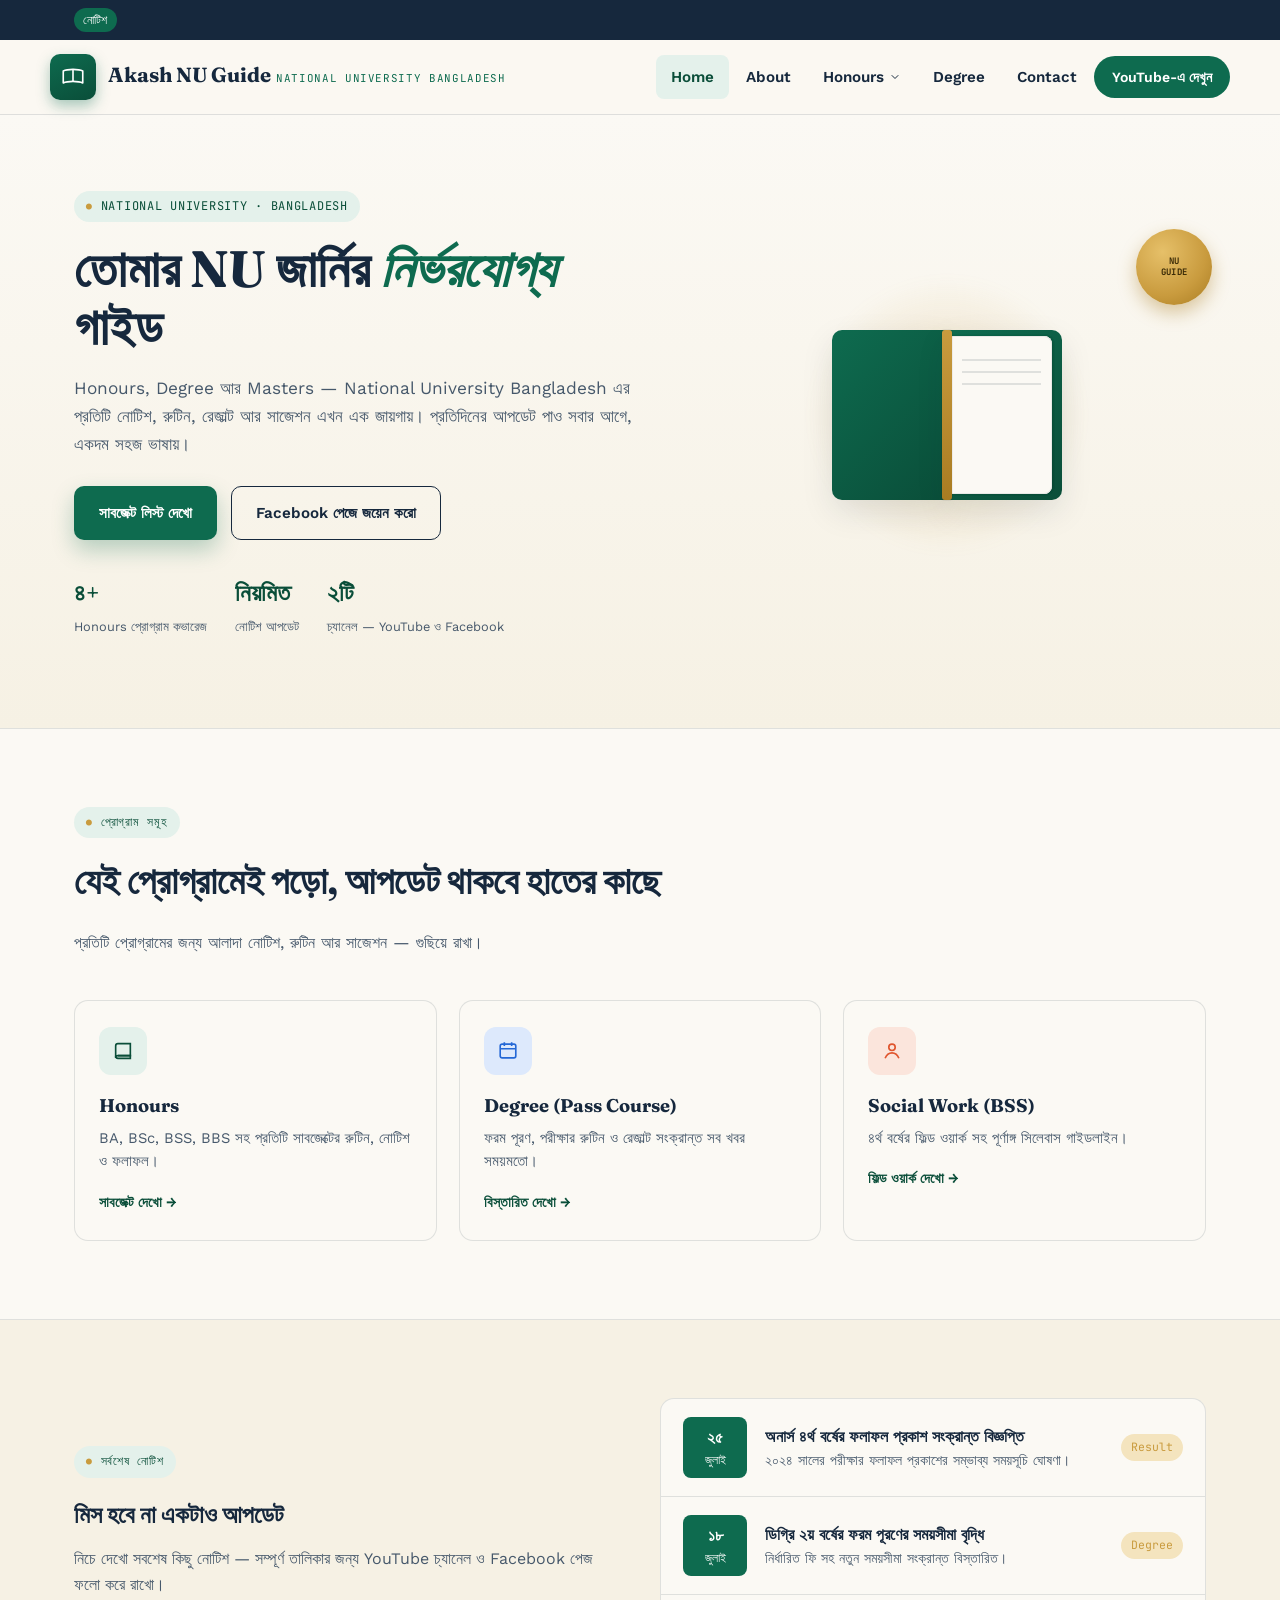
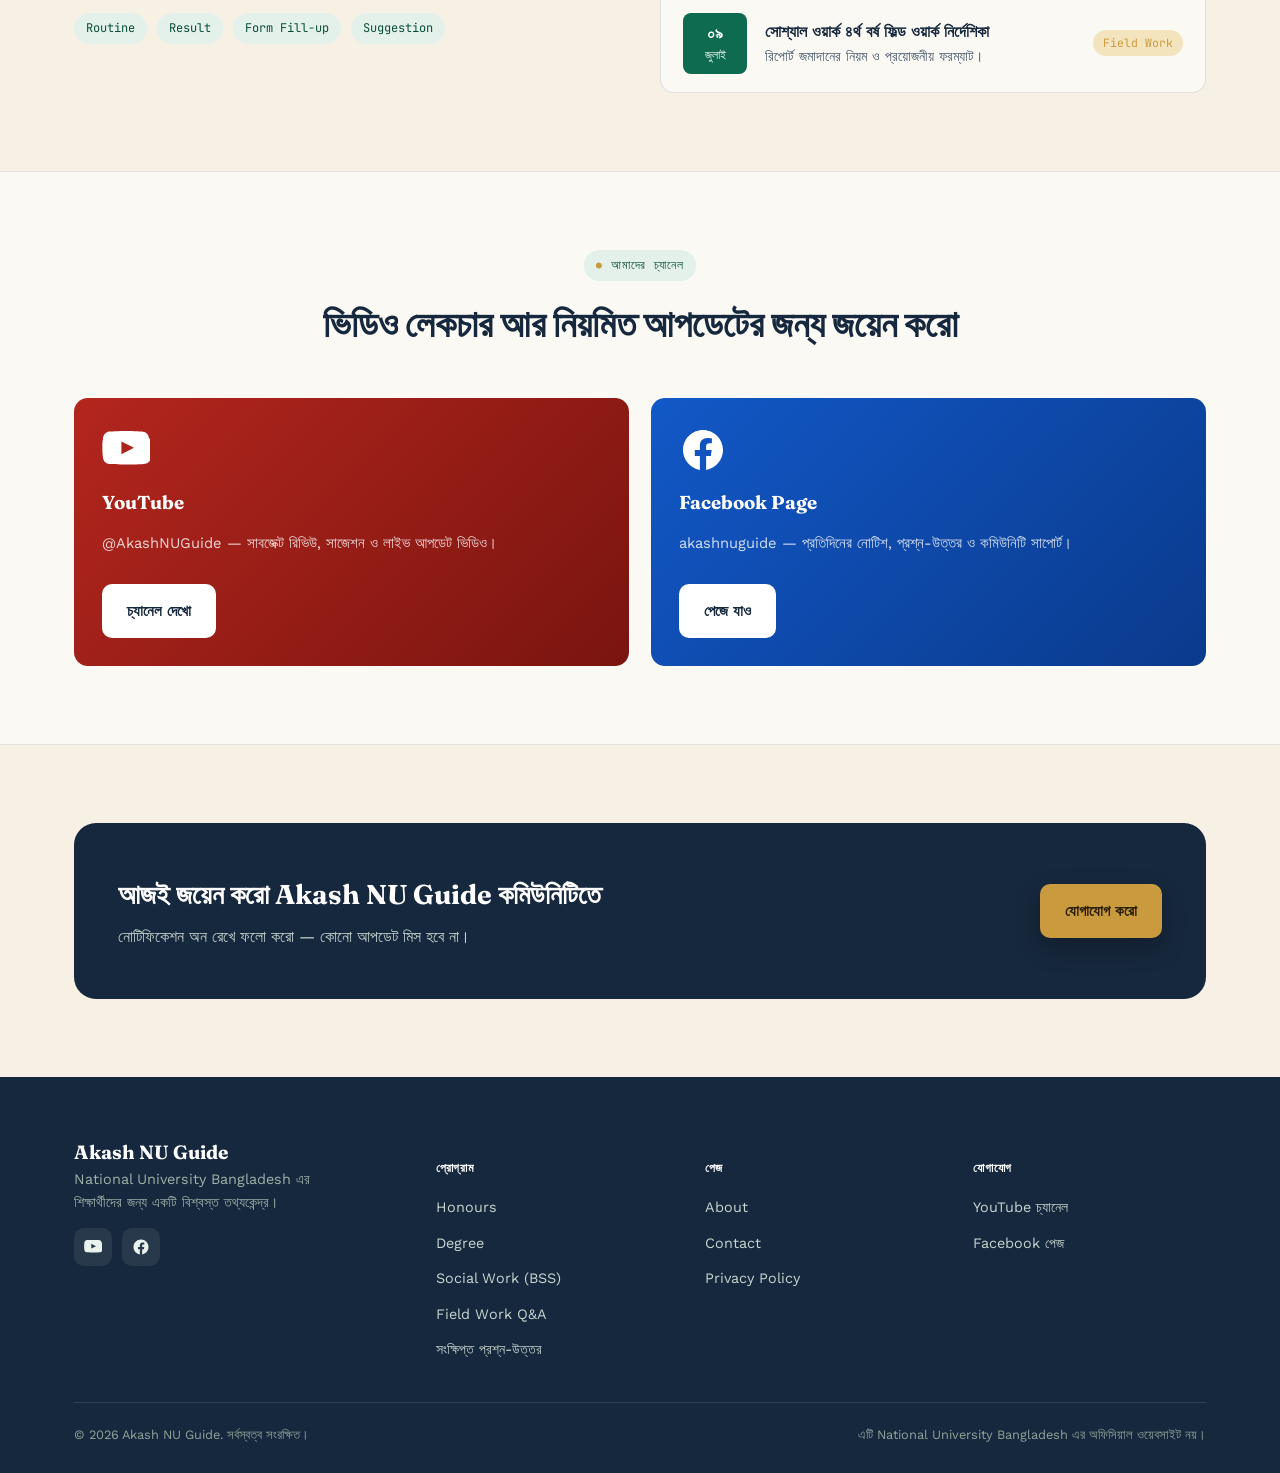
<file: index.html>
<!DOCTYPE html>
<html lang="bn">
<head>
<meta charset="UTF-8">
<meta name="viewport" content="width=device-width, initial-scale=1.0">
<title>Akash NU Guide | National University Bangladesh Notice, Result &amp; Suggestion</title>
<meta name="description" content="Akash NU Guide — National University (NU) Bangladesh এর সকল আপডেট, নোটিশ, রেজাল্ট, রুটিন ও সাজেশন এক জায়গায়। Honours, Degree, Masters প্রোগ্রামের সর্বশেষ তথ্য পান সবার আগে।">
<meta name="keywords" content="NU University, National University Bangladesh, NU Notice, NU Result, NU Suggestion, NU Routine, Honours Result, Degree Result, Akash NU Guide, nu.ac.bd, NU Admission">
<meta name="author" content="Akash NU Guide">
<link rel="canonical" href="https://akashnuguide.vercel.app/">

<meta property="og:type" content="website">
<meta property="og:title" content="Akash NU Guide | National University Bangladesh Notice &amp; Result">
<meta property="og:description" content="National University Bangladesh এর সকল নোটিশ, রেজাল্ট, রুটিন ও সাজেশন — Honours, Degree, Masters।">
<meta property="og:url" content="https://akashnuguide.vercel.app/">
<meta property="og:site_name" content="Akash NU Guide">
<meta name="twitter:card" content="summary_large_image">
<meta name="google-site-verification" content="o9BYUyq0b8jWuIoCFUkPvbLfGzaTTWcTtAo-G6psyyE" />

<link rel="preconnect" href="https://fonts.googleapis.com">
<link rel="stylesheet" href="style.css">
<script type="application/ld+json">
{
  "@context": "https://schema.org",
  "@type": "EducationalOrganization",
  "name": "Akash NU Guide",
  "url": "https://akashnuguide.vercel.app/",
  "sameAs": [
    "https://www.youtube.com/@AkashNUGuide",
    "https://www.facebook.com/akashnuguide"
  ],
  "description": "National University Bangladesh এর Honours, Degree ও Masters প্রোগ্রামের নোটিশ, রেজাল্ট, রুটিন ও সাজেশন সংক্রান্ত শিক্ষামূলক প্ল্যাটফর্ম।"
}
</script>
</head>
<body>

<div class="bg-motes" aria-hidden="true"></div>

<div class="topbar">
  <div class="container">
    <span class="tag">নোটিশ</span>
    <div class="marquee-track">
      <span>সর্বশেষ আপডেট — অনার্স ৪র্থ বর্ষের ফলাফল প্রকাশ সংক্রান্ত বিজ্ঞপ্তি প্রকাশিত হয়েছে · ডিগ্রি ২য় বর্ষের ফরম পূরণের সময়সীমা বৃদ্ধি · সকল আপডেট YouTube ও Facebook পেজে দেখুন</span>
    </div>
  </div>
</div>

<header class="site-header">
  <div class="container nav-row">
    <a href="index.html" class="brand">
      <span class="brand-mark">
        <svg viewBox="0 0 24 24" fill="none"><path d="M3 6.5C3 6.5 6 5 12 5C18 5 21 6.5 21 6.5V17.5C21 17.5 18 16 12 16C6 16 3 17.5 3 17.5V6.5Z" stroke="#fff" stroke-width="1.5" stroke-linejoin="round"/><path d="M12 5V16" stroke="#fff" stroke-width="1.5"/></svg>
      </span>
      <span class="brand-text">
        <span class="name">Akash NU Guide</span>
        <span class="tagline">National University Bangladesh</span>
      </span>
    </a>

    <nav class="main-nav" aria-label="Primary">
      <ul>
        <li><a href="index.html" class="nav-link active">Home</a></li>
        <li><a href="about.html" class="nav-link">About</a></li>
        <li class="has-dropdown">
          <a href="honours.html" class="nav-link">Honours
            <svg class="chev" width="12" height="12" viewBox="0 0 24 24" fill="none"><path d="M6 9l6 6 6-6" stroke="currentColor" stroke-width="2" stroke-linecap="round"/></svg>
          </a>
          <div class="dropdown">
            <a href="honours.html#ba">BA <span class="code">Honours</span></a>
            <a href="honours.html#bsc">BSc <span class="code">Honours</span></a>
            <a href="honours.html#bss">BSS <span class="code">Honours</span></a>
            <a href="honours.html#bbs">BBS <span class="code">Honours</span></a>
            <a href="social-work.html">Social Work (BSS) <span class="code">নতুন</span></a>
            <a href="field-work.html">Field Work Q&amp;A <span class="code">হট</span></a>
            <a href="short-questions.html">সংক্ষিপ্ত প্রশ্ন-উত্তর <span class="code">নতুন</span></a>
            <a href="nusocialworkfieldworkreport.html">মাঠকর্মের খাতা লেখার সম্পূর্ণ নিয়ম <span class="code">নতুন</span></a>
          </div>
        </li>
        <li><a href="degree.html" class="nav-link">Degree</a></li>
        <li><a href="contact.html" class="nav-link">Contact</a></li>
      </ul>
      <a href="https://www.youtube.com/@AkashNUGuide" target="_blank" rel="noopener" class="nav-link nav-cta">YouTube-এ দেখুন</a>
    </nav>
    <button class="nav-toggle" aria-label="মেনু খুলুন" aria-expanded="false"><span></span></button>
  </div>
</header>

<main>
  <section class="hero">
    <div class="container">
      <div class="hero-copy">
        <span class="eyebrow">National University · Bangladesh</span>
        <h1>তোমার NU জার্নির <em>নির্ভরযোগ্য</em> গাইড</h1>
        <p class="lede">Honours, Degree আর Masters — National University Bangladesh এর প্রতিটি নোটিশ, রুটিন, রেজাল্ট আর সাজেশন এখন এক জায়গায়। প্রতিদিনের আপডেট পাও সবার আগে, একদম সহজ ভাষায়।</p>
        <div class="hero-ctas">
          <a href="honours.html" class="btn btn-primary">সাবজেক্ট লিস্ট দেখো</a>
          <a href="https://www.facebook.com/akashnuguide" target="_blank" rel="noopener" class="btn btn-ghost">Facebook পেজে জয়েন করো</a>
        </div>
        <div class="hero-stats">
          <div class="stat"><b>৪+</b><span>Honours প্রোগ্রাম কভারেজ</span></div>
          <div class="stat"><b>নিয়মিত</b><span>নোটিশ আপডেট</span></div>
          <div class="stat"><b>২টি</b><span>চ্যানেল — YouTube ও Facebook</span></div>
        </div>
      </div>

      <div class="book-stage">
        <div class="book-glow" aria-hidden="true"></div>
        <div class="seal" aria-hidden="true"><span>NU<br>GUIDE</span></div>
        <div class="book" aria-hidden="true">
          <div class="cover left"></div>
          <div class="cover right"></div>
          <div class="spine"></div>
          <div class="page"><span style="top:22px"></span><span style="top:34px"></span><span style="top:46px"></span></div>
          <div class="page"><span style="top:22px"></span><span style="top:34px"></span><span style="top:46px"></span></div>
          <div class="page"><span style="top:22px"></span><span style="top:34px"></span><span style="top:46px"></span></div>
        </div>
      </div>
    </div>
  </section>

  <section class="alt-bg">
    <div class="container">
      <div class="section-head">
        <span class="eyebrow">প্রোগ্রাম সমূহ</span>
        <h2>যেই প্রোগ্রামেই পড়ো, আপডেট থাকবে হাতের কাছে</h2>
        <p>প্রতিটি প্রোগ্রামের জন্য আলাদা নোটিশ, রুটিন আর সাজেশন — গুছিয়ে রাখা।</p>
      </div>
      <div class="programme-grid">
        <article class="prog-card">
          <span class="icon">
            <svg width="22" height="22" viewBox="0 0 24 24" fill="none" stroke="currentColor" stroke-width="1.8"><path d="M4 19.5A2.5 2.5 0 0 1 6.5 17H20V4H6.5A2.5 2.5 0 0 0 4 6.5v13Z"/><path d="M6.5 17H20v3H6.5A2.5 2.5 0 0 1 4 17.5"/></svg>
          </span>
          <h3>Honours</h3>
          <p>BA, BSc, BSS, BBS সহ প্রতিটি সাবজেক্টের রুটিন, নোটিশ ও ফলাফল।</p>
          <a href="honours.html" class="link">সাবজেক্ট দেখো →</a>
        </article>
        <article class="prog-card">
          <span class="icon">
            <svg width="22" height="22" viewBox="0 0 24 24" fill="none" stroke="currentColor" stroke-width="1.8"><rect x="3.5" y="4.5" width="17" height="15" rx="2"/><path d="M8 2.5v4M16 2.5v4M3.5 9.5h17"/></svg>
          </span>
          <h3>Degree (Pass Course)</h3>
          <p>ফরম পূরণ, পরীক্ষার রুটিন ও রেজাল্ট সংক্রান্ত সব খবর সময়মতো।</p>
          <a href="degree.html" class="link">বিস্তারিত দেখো →</a>
        </article>
        <article class="prog-card">
          <span class="icon">
            <svg width="22" height="22" viewBox="0 0 24 24" fill="none" stroke="currentColor" stroke-width="1.8"><circle cx="12" cy="8" r="3.5"/><path d="M4.5 20c1.5-4 4-6 7.5-6s6 2 7.5 6"/></svg>
          </span>
          <h3>Social Work (BSS)</h3>
          <p>৪র্থ বর্ষের ফিল্ড ওয়ার্ক সহ পূর্ণাঙ্গ সিলেবাস গাইডলাইন।</p>
          <a href="social-work.html" class="link">ফিল্ড ওয়ার্ক দেখো →</a>
        </article>
      </div>
    </div>
  </section>

  <section>
    <div class="container grid-2">
      <div>
        <span class="eyebrow">সর্বশেষ নোটিশ</span>
        <h2>মিস হবে না একটাও আপডেট</h2>
        <p style="color:var(--slate)">নিচে দেখো সবশেষ কিছু নোটিশ — সম্পূর্ণ তালিকার জন্য YouTube চ্যানেল ও Facebook পেজ ফলো করে রাখো।</p>
        <div class="pill-list">
          <span>Routine</span><span>Result</span><span>Form Fill-up</span><span>Suggestion</span>
        </div>
      </div>
      <div class="notice-list">
        <div class="notice-item">
          <div class="date"><b>২৫</b>জুলাই</div>
          <div>
            <div class="title">অনার্স ৪র্থ বর্ষের ফলাফল প্রকাশ সংক্রান্ত বিজ্ঞপ্তি</div>
            <div class="desc">২০২৪ সালের পরীক্ষার ফলাফল প্রকাশের সম্ভাব্য সময়সূচি ঘোষণা।</div>
          </div>
          <span class="tag">Result</span>
        </div>
        <div class="notice-item">
          <div class="date"><b>১৮</b>জুলাই</div>
          <div>
            <div class="title">ডিগ্রি ২য় বর্ষের ফরম পূরণের সময়সীমা বৃদ্ধি</div>
            <div class="desc">নির্ধারিত ফি সহ নতুন সময়সীমা সংক্রান্ত বিস্তারিত।</div>
          </div>
          <span class="tag">Degree</span>
        </div>
        <div class="notice-item">
          <div class="date"><b>০৯</b>জুলাই</div>
          <div>
            <div class="title">সোশ্যাল ওয়ার্ক ৪র্থ বর্ষ ফিল্ড ওয়ার্ক নির্দেশিকা</div>
            <div class="desc">রিপোর্ট জমাদানের নিয়ম ও প্রয়োজনীয় ফরম্যাট।</div>
          </div>
          <span class="tag">Field Work</span>
        </div>
      </div>
    </div>
  </section>

  <section class="alt-bg">
    <div class="container">
      <div class="section-head text-center" style="margin-left:auto;margin-right:auto;text-align:center">
        <span class="eyebrow">আমাদের চ্যানেল</span>
        <h2>ভিডিও লেকচার আর নিয়মিত আপডেটের জন্য জয়েন করো</h2>
      </div>
      <div class="channel-grid">
        <a href="https://www.youtube.com/@AkashNUGuide" target="_blank" rel="noopener" class="channel-card yt">
          <svg class="ch-icon" viewBox="0 0 24 24" fill="#fff"><path d="M23.5 6.2s-.2-1.6-1-2.3c-1-1-2-1-2.5-1.1C16.6 2.5 12 2.5 12 2.5h0s-4.6 0-8 .3c-.5 0-1.5.1-2.5 1.1-.8.7-1 2.3-1 2.3S.2 8.1.2 10v1.9c0 1.9.3 3.8.3 3.8s.2 1.6 1 2.3c1 1 2.2.9 2.8 1 2 .2 8.7.3 8.7.3s4.6 0 8-.3c.5-.1 1.5-.1 2.5-1.1.8-.7 1-2.3 1-2.3s.3-1.9.3-3.8V10c0-1.9-.3-3.8-.3-3.8ZM9.7 14.1V7.7l6.3 3.2-6.3 3.2Z"/></svg>
          <h3>YouTube</h3>
          <p>@AkashNUGuide — সাবজেক্ট রিভিউ, সাজেশন ও লাইভ আপডেট ভিডিও।</p>
          <span class="btn">চ্যানেল দেখো</span>
        </a>
        <a href="https://www.facebook.com/akashnuguide" target="_blank" rel="noopener" class="channel-card fb">
          <svg class="ch-icon" viewBox="0 0 24 24" fill="#fff"><path d="M22 12.06C22 6.5 17.5 2 12 2S2 6.5 2 12.06c0 5 3.66 9.16 8.44 9.94v-7.03H7.9v-2.91h2.54V9.85c0-2.5 1.49-3.89 3.77-3.89 1.09 0 2.24.2 2.24.2v2.46h-1.26c-1.24 0-1.63.77-1.63 1.56v1.88h2.78l-.44 2.91h-2.34V22c4.78-.78 8.44-4.94 8.44-9.94Z"/></svg>
          <h3>Facebook Page</h3>
          <p>akashnuguide — প্রতিদিনের নোটিশ, প্রশ্ন-উত্তর ও কমিউনিটি সাপোর্ট।</p>
          <span class="btn">পেজে যাও</span>
        </a>
      </div>
    </div>
  </section>

  <section>
    <div class="container">
      <div class="cta-band">
        <div>
          <h2>আজই জয়েন করো Akash NU Guide কমিউনিটিতে</h2>
          <p>নোটিফিকেশন অন রেখে ফলো করো — কোনো আপডেট মিস হবে না।</p>
        </div>
        <a href="contact.html" class="btn btn-gold">যোগাযোগ করো</a>
      </div>
    </div>
  </section>
</main>

<footer class="site-footer">
  <div class="container">
    <div class="footer-grid">
      <div class="footer-brand">
        <span class="name" style="color:#fff;font-family:var(--font-display);font-size:1.2rem;font-weight:700">Akash NU Guide</span>
        <p>National University Bangladesh এর শিক্ষার্থীদের জন্য একটি বিশ্বস্ত তথ্যকেন্দ্র।</p>
        <div class="footer-social">
          <a href="https://www.youtube.com/@AkashNUGuide" target="_blank" rel="noopener" aria-label="YouTube"><svg width="18" height="18" viewBox="0 0 24 24" fill="#EAF2ED"><path d="M23.5 6.2s-.2-1.6-1-2.3c-1-1-2-1-2.5-1.1C16.6 2.5 12 2.5 12 2.5h0s-4.6 0-8 .3c-.5 0-1.5.1-2.5 1.1-.8.7-1 2.3-1 2.3S.2 8.1.2 10v1.9c0 1.9.3 3.8.3 3.8s.2 1.6 1 2.3c1 1 2.2.9 2.8 1 2 .2 8.7.3 8.7.3s4.6 0 8-.3c.5-.1 1.5-.1 2.5-1.1.8-.7 1-2.3 1-2.3s.3-1.9.3-3.8V10c0-1.9-.3-3.8-.3-3.8ZM9.7 14.1V7.7l6.3 3.2-6.3 3.2Z"/></svg></a>
          <a href="https://www.facebook.com/akashnuguide" target="_blank" rel="noopener" aria-label="Facebook"><svg width="18" height="18" viewBox="0 0 24 24" fill="#EAF2ED"><path d="M22 12.06C22 6.5 17.5 2 12 2S2 6.5 2 12.06c0 5 3.66 9.16 8.44 9.94v-7.03H7.9v-2.91h2.54V9.85c0-2.5 1.49-3.89 3.77-3.89 1.09 0 2.24.2 2.24.2v2.46h-1.26c-1.24 0-1.63.77-1.63 1.56v1.88h2.78l-.44 2.91h-2.34V22c4.78-.78 8.44-4.94 8.44-9.94Z"/></svg></a>
        </div>
      </div>
      <div>
        <h5>প্রোগ্রাম</h5>
        <ul>
          <li><a href="honours.html">Honours</a></li>
          <li><a href="degree.html">Degree</a></li>
          <li><a href="social-work.html">Social Work (BSS)</a></li>
          <li><a href="field-work.html">Field Work Q&amp;A</a></li>
          <li><a href="short-questions.html">সংক্ষিপ্ত প্রশ্ন-উত্তর</a></li>
        </ul>
      </div>
      <div>
        <h5>পেজ</h5>
        <ul>
          <li><a href="about.html">About</a></li>
          <li><a href="contact.html">Contact</a></li>
          <li><a href="privacy.html">Privacy Policy</a></li>
        </ul>
      </div>
      <div>
        <h5>যোগাযোগ</h5>
        <ul>
          <li><a href="https://www.youtube.com/@AkashNUGuide" target="_blank" rel="noopener">YouTube চ্যানেল</a></li>
          <li><a href="https://www.facebook.com/akashnuguide" target="_blank" rel="noopener">Facebook পেজ</a></li>
        </ul>
      </div>
    </div>
    <div class="footer-bottom">
      <span>© 2026 Akash NU Guide. সর্বস্বত্ব সংরক্ষিত।</span>
      <span>এটি National University Bangladesh এর অফিসিয়াল ওয়েবসাইট নয়।</span>
    </div>
  </div>
</footer>

<script src="script.js"></script>
</body>
</html>
</file>
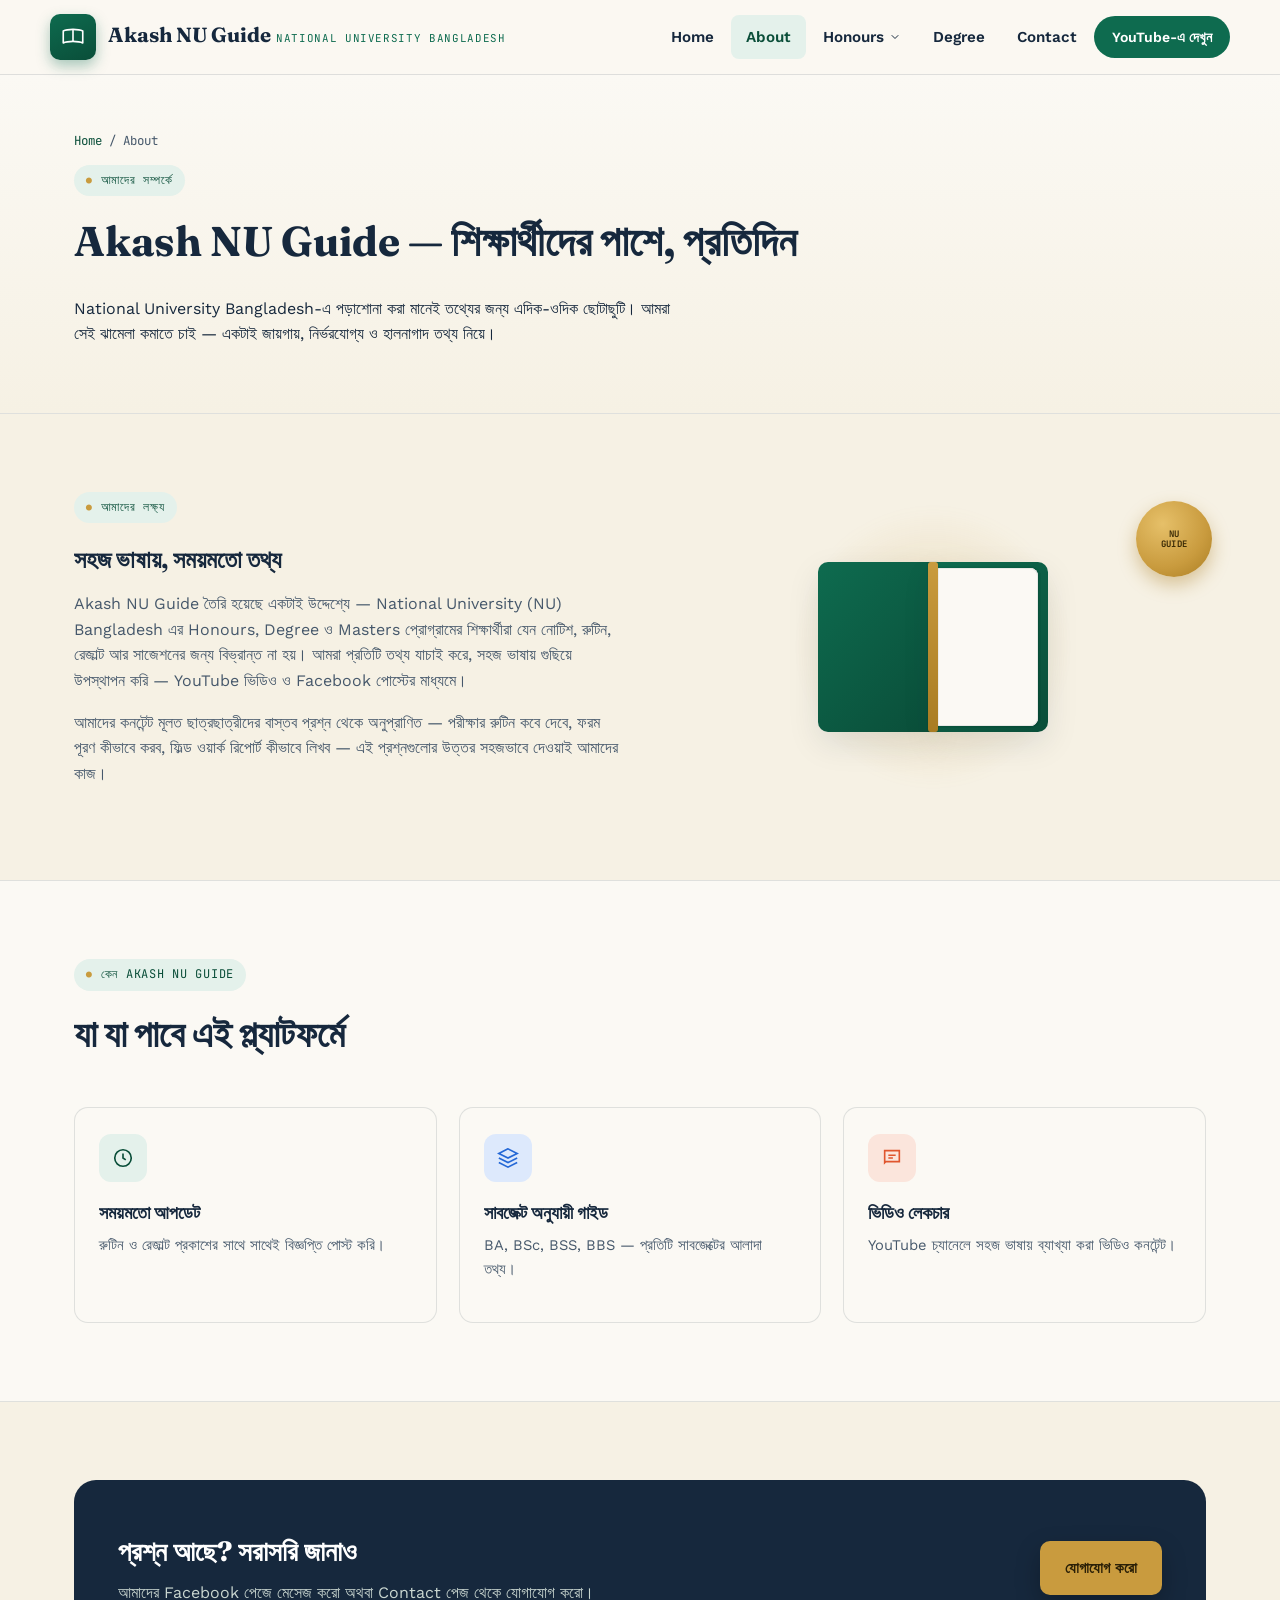
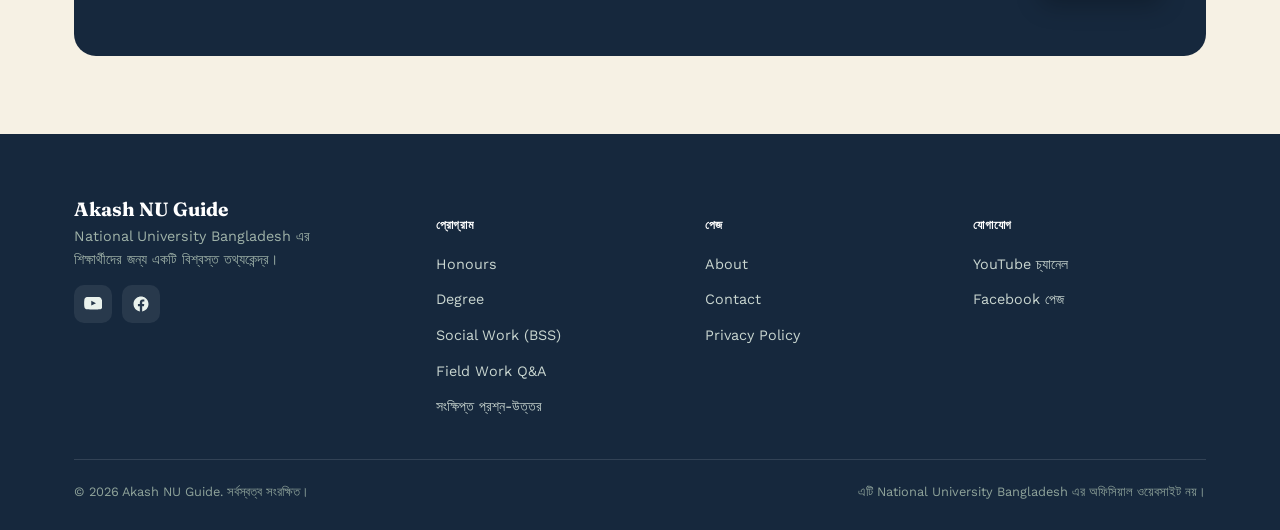
<file: about.html>
<!DOCTYPE html>
<html lang="bn">
<head>
<meta charset="UTF-8">
<meta name="viewport" content="width=device-width, initial-scale=1.0">
<title>About Us | Akash NU Guide — National University Bangladesh</title>
<meta name="description" content="Akash NU Guide সম্পর্কে জানুন — National University Bangladesh এর শিক্ষার্থীদের জন্য নোটিশ, রেজাল্ট ও সাজেশন সেবা কেন ও কীভাবে শুরু হলো।">
<meta name="keywords" content="Akash NU Guide, NU University, About NU Guide, National University Bangladesh">
<link rel="canonical" href="https://akashnuguide.vercel.app/about.html">
<link rel="stylesheet" href="style.css">
</head>
<body>
<div class="bg-motes" aria-hidden="true"></div>

<header class="site-header">
  <div class="container nav-row">
    <a href="index.html" class="brand">
      <span class="brand-mark">
        <svg viewBox="0 0 24 24" fill="none"><path d="M3 6.5C3 6.5 6 5 12 5C18 5 21 6.5 21 6.5V17.5C21 17.5 18 16 12 16C6 16 3 17.5 3 17.5V6.5Z" stroke="#fff" stroke-width="1.5" stroke-linejoin="round"/><path d="M12 5V16" stroke="#fff" stroke-width="1.5"/></svg>
      </span>
      <span class="brand-text">
        <span class="name">Akash NU Guide</span>
        <span class="tagline">National University Bangladesh</span>
      </span>
    </a>
    <nav class="main-nav" aria-label="Primary">
      <ul>
        <li><a href="index.html" class="nav-link">Home</a></li>
        <li><a href="about.html" class="nav-link active">About</a></li>
        <li class="has-dropdown">
          <a href="honours.html" class="nav-link">Honours
            <svg class="chev" width="12" height="12" viewBox="0 0 24 24" fill="none"><path d="M6 9l6 6 6-6" stroke="currentColor" stroke-width="2" stroke-linecap="round"/></svg>
          </a>
          <div class="dropdown">
            <a href="honours.html#ba">BA <span class="code">Honours</span></a>
            <a href="honours.html#bsc">BSc <span class="code">Honours</span></a>
            <a href="honours.html#bss">BSS <span class="code">Honours</span></a>
            <a href="honours.html#bbs">BBS <span class="code">Honours</span></a>
            <a href="social-work.html">Social Work (BSS) <span class="code">নতুন</span></a>
            <a href="field-work.html">Field Work Q&amp;A <span class="code">হট</span></a>
            <a href="short-questions.html">সংক্ষিপ্ত প্রশ্ন-উত্তর <span class="code">নতুন</span></a>
            <a href=nusocialworkfieldworkreport.html">মাঠকর্মের খাতা লেখার সম্পূর্ণ নিয়ম <span class="code">নতুন</span></a>
          </div>
        </li>
        <li><a href="degree.html" class="nav-link">Degree</a></li>
        <li><a href="contact.html" class="nav-link">Contact</a></li>
      </ul>
      <a href="https://www.youtube.com/@AkashNUGuide" target="_blank" rel="noopener" class="nav-link nav-cta">YouTube-এ দেখুন</a>
    </nav>
    <button class="nav-toggle" aria-label="মেনু খুলুন" aria-expanded="false"><span></span></button>
  </div>
</header>

<main>
  <section class="page-hero">
    <div class="container">
      <div class="breadcrumb"><a href="index.html">Home</a> / About</div>
      <span class="eyebrow">আমাদের সম্পর্কে</span>
      <h1>Akash NU Guide — শিক্ষার্থীদের পাশে, প্রতিদিন</h1>
      <p class="lede" style="max-width:62ch">National University Bangladesh-এ পড়াশোনা করা মানেই তথ্যের জন্য এদিক-ওদিক ছোটাছুটি। আমরা সেই ঝামেলা কমাতে চাই — একটাই জায়গায়, নির্ভরযোগ্য ও হালনাগাদ তথ্য নিয়ে।</p>
    </div>
  </section>

  <section>
    <div class="container grid-2">
      <div>
        <span class="eyebrow">আমাদের লক্ষ্য</span>
        <h2>সহজ ভাষায়, সময়মতো তথ্য</h2>
        <p style="color:var(--slate)">Akash NU Guide তৈরি হয়েছে একটাই উদ্দেশ্যে — National University (NU) Bangladesh এর Honours, Degree ও Masters প্রোগ্রামের শিক্ষার্থীরা যেন নোটিশ, রুটিন, রেজাল্ট আর সাজেশনের জন্য বিভ্রান্ত না হয়। আমরা প্রতিটি তথ্য যাচাই করে, সহজ ভাষায় গুছিয়ে উপস্থাপন করি — YouTube ভিডিও ও Facebook পোস্টের মাধ্যমে।</p>
        <p style="color:var(--slate)">আমাদের কনটেন্ট মূলত ছাত্রছাত্রীদের বাস্তব প্রশ্ন থেকে অনুপ্রাণিত — পরীক্ষার রুটিন কবে দেবে, ফরম পূরণ কীভাবে করব, ফিল্ড ওয়ার্ক রিপোর্ট কীভাবে লিখব — এই প্রশ্নগুলোর উত্তর সহজভাবে দেওয়াই আমাদের কাজ।</p>
      </div>
      <div class="book-stage" style="height:280px">
        <div class="book-glow" aria-hidden="true"></div>
        <div class="seal" aria-hidden="true"><span>NU<br>GUIDE</span></div>
        <div class="book" aria-hidden="true">
          <div class="cover left"></div>
          <div class="cover right"></div>
          <div class="spine"></div>
          <div class="page"></div>
          <div class="page"></div>
          <div class="page"></div>
        </div>
      </div>
    </div>
  </section>

  <section class="alt-bg">
    <div class="container">
      <div class="section-head">
        <span class="eyebrow">কেন Akash NU Guide</span>
        <h2>যা যা পাবে এই প্ল্যাটফর্মে</h2>
      </div>
      <div class="programme-grid">
        <article class="prog-card">
          <span class="icon"><svg width="22" height="22" viewBox="0 0 24 24" fill="none" stroke="currentColor" stroke-width="1.8"><circle cx="12" cy="12" r="9"/><path d="M12 7v5l3 2"/></svg></span>
          <h3>সময়মতো আপডেট</h3>
          <p>রুটিন ও রেজাল্ট প্রকাশের সাথে সাথেই বিজ্ঞপ্তি পোস্ট করি।</p>
        </article>
        <article class="prog-card">
          <span class="icon"><svg width="22" height="22" viewBox="0 0 24 24" fill="none" stroke="currentColor" stroke-width="1.8"><path d="M12 2 2 7l10 5 10-5-10-5Z"/><path d="M2 17l10 5 10-5M2 12l10 5 10-5"/></svg></span>
          <h3>সাবজেক্ট অনুযায়ী গাইড</h3>
          <p>BA, BSc, BSS, BBS — প্রতিটি সাবজেক্টের আলাদা তথ্য।</p>
        </article>
        <article class="prog-card">
          <span class="icon"><svg width="22" height="22" viewBox="0 0 24 24" fill="none" stroke="currentColor" stroke-width="1.8"><path d="M4 4h16v12H5.2L4 17.2V4Z"/><path d="M8 9h8M8 12h5"/></svg></span>
          <h3>ভিডিও লেকচার</h3>
          <p>YouTube চ্যানেলে সহজ ভাষায় ব্যাখ্যা করা ভিডিও কনটেন্ট।</p>
        </article>
      </div>
    </div>
  </section>

  <section>
    <div class="container">
      <div class="cta-band">
        <div>
          <h2>প্রশ্ন আছে? সরাসরি জানাও</h2>
          <p>আমাদের Facebook পেজে মেসেজ করো অথবা Contact পেজ থেকে যোগাযোগ করো।</p>
        </div>
        <a href="contact.html" class="btn btn-gold">যোগাযোগ করো</a>
      </div>
    </div>
  </section>
</main>

<footer class="site-footer">
  <div class="container">
    <div class="footer-grid">
      <div class="footer-brand">
        <span class="name" style="color:#fff;font-family:var(--font-display);font-size:1.2rem;font-weight:700">Akash NU Guide</span>
        <p>National University Bangladesh এর শিক্ষার্থীদের জন্য একটি বিশ্বস্ত তথ্যকেন্দ্র।</p>
        <div class="footer-social">
          <a href="https://www.youtube.com/@AkashNUGuide" target="_blank" rel="noopener" aria-label="YouTube"><svg width="18" height="18" viewBox="0 0 24 24" fill="#EAF2ED"><path d="M23.5 6.2s-.2-1.6-1-2.3c-1-1-2-1-2.5-1.1C16.6 2.5 12 2.5 12 2.5h0s-4.6 0-8 .3c-.5 0-1.5.1-2.5 1.1-.8.7-1 2.3-1 2.3S.2 8.1.2 10v1.9c0 1.9.3 3.8.3 3.8s.2 1.6 1 2.3c1 1 2.2.9 2.8 1 2 .2 8.7.3 8.7.3s4.6 0 8-.3c.5-.1 1.5-.1 2.5-1.1.8-.7 1-2.3 1-2.3s.3-1.9.3-3.8V10c0-1.9-.3-3.8-.3-3.8ZM9.7 14.1V7.7l6.3 3.2-6.3 3.2Z"/></svg></a>
          <a href="https://www.facebook.com/akashnuguide" target="_blank" rel="noopener" aria-label="Facebook"><svg width="18" height="18" viewBox="0 0 24 24" fill="#EAF2ED"><path d="M22 12.06C22 6.5 17.5 2 12 2S2 6.5 2 12.06c0 5 3.66 9.16 8.44 9.94v-7.03H7.9v-2.91h2.54V9.85c0-2.5 1.49-3.89 3.77-3.89 1.09 0 2.24.2 2.24.2v2.46h-1.26c-1.24 0-1.63.77-1.63 1.56v1.88h2.78l-.44 2.91h-2.34V22c4.78-.78 8.44-4.94 8.44-9.94Z"/></svg></a>
        </div>
      </div>
      <div>
        <h5>প্রোগ্রাম</h5>
        <ul>
          <li><a href="honours.html">Honours</a></li>
          <li><a href="degree.html">Degree</a></li>
          <li><a href="social-work.html">Social Work (BSS)</a></li>
          <li><a href="field-work.html">Field Work Q&amp;A</a></li>
          <li><a href="short-questions.html">সংক্ষিপ্ত প্রশ্ন-উত্তর</a></li>
        </ul>
      </div>
      <div>
        <h5>পেজ</h5>
        <ul>
          <li><a href="about.html">About</a></li>
          <li><a href="contact.html">Contact</a></li>
          <li><a href="privacy.html">Privacy Policy</a></li>
        </ul>
      </div>
      <div>
        <h5>যোগাযোগ</h5>
        <ul>
          <li><a href="https://www.youtube.com/@AkashNUGuide" target="_blank" rel="noopener">YouTube চ্যানেল</a></li>
          <li><a href="https://www.facebook.com/akashnuguide" target="_blank" rel="noopener">Facebook পেজ</a></li>
        </ul>
      </div>
    </div>
    <div class="footer-bottom">
      <span>© 2026 Akash NU Guide. সর্বস্বত্ব সংরক্ষিত।</span>
      <span>এটি National University Bangladesh এর অফিসিয়াল ওয়েবসাইট নয়।</span>
    </div>
  </div>
</footer>

<script src="script.js"></script>
</body>
</html>
</file>
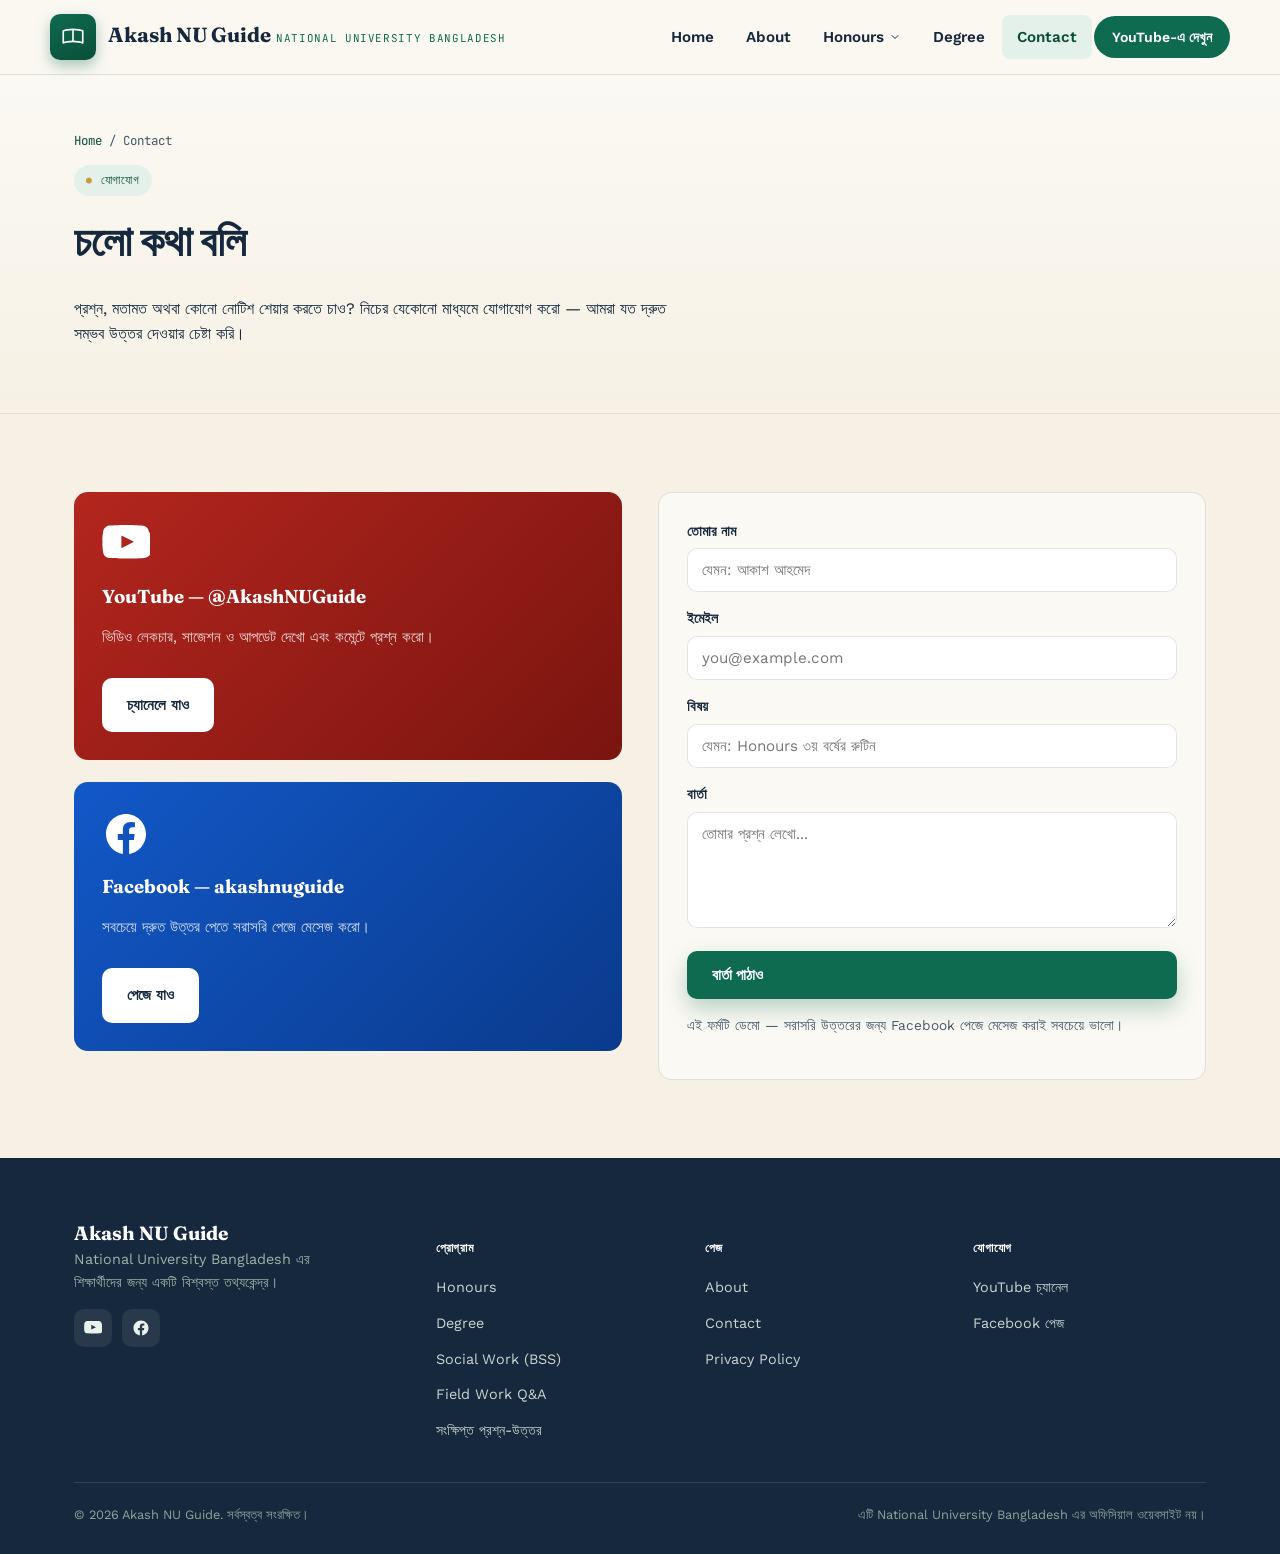
<file: contact.html>
<!DOCTYPE html>
<html lang="bn">
<head>
<meta charset="UTF-8">
<meta name="viewport" content="width=device-width, initial-scale=1.0">
<title>Contact Us | Akash NU Guide — National University Bangladesh</title>
<meta name="description" content="Akash NU Guide এর সাথে যোগাযোগ করো — YouTube, Facebook অথবা কন্টাক্ট ফর্মের মাধ্যমে। NU University সংক্রান্ত যেকোনো প্রশ্ন আমাদের জানাও।">
<meta name="keywords" content="Akash NU Guide contact, NU University, Contact NU Guide">
<link rel="canonical" href="https://akashnuguide.vercel.app/contact.html">
<link rel="stylesheet" href="style.css">
</head>
<body>
<div class="bg-motes" aria-hidden="true"></div>

<header class="site-header">
  <div class="container nav-row">
    <a href="index.html" class="brand">
      <span class="brand-mark">
        <svg viewBox="0 0 24 24" fill="none"><path d="M3 6.5C3 6.5 6 5 12 5C18 5 21 6.5 21 6.5V17.5C21 17.5 18 16 12 16C6 16 3 17.5 3 17.5V6.5Z" stroke="#fff" stroke-width="1.5" stroke-linejoin="round"/><path d="M12 5V16" stroke="#fff" stroke-width="1.5"/></svg>
      </span>
      <span class="brand-text">
        <span class="name">Akash NU Guide</span>
        <span class="tagline">National University Bangladesh</span>
      </span>
    </a>
    <nav class="main-nav" aria-label="Primary">
      <ul>
        <li><a href="index.html" class="nav-link">Home</a></li>
        <li><a href="about.html" class="nav-link">About</a></li>
        <li class="has-dropdown">
          <a href="honours.html" class="nav-link">Honours
            <svg class="chev" width="12" height="12" viewBox="0 0 24 24" fill="none"><path d="M6 9l6 6 6-6" stroke="currentColor" stroke-width="2" stroke-linecap="round"/></svg>
          </a>
          <div class="dropdown">
            <a href="honours.html#ba">BA <span class="code">Honours</span></a>
            <a href="honours.html#bsc">BSc <span class="code">Honours</span></a>
            <a href="honours.html#bss">BSS <span class="code">Honours</span></a>
            <a href="honours.html#bbs">BBS <span class="code">Honours</span></a>
            <a href="social-work.html">Social Work (BSS) <span class="code">নতুন</span></a>
            <a href="field-work.html">Field Work Q&amp;A <span class="code">হট</span></a>
            <a href="short-questions.html">সংক্ষিপ্ত প্রশ্ন-উত্তর <span class="code">নতুন</span></a>
            <a href="nusocialworkfieldworkreport.html">মাঠকর্মের খাতা লেখার সম্পূর্ণ নিয়ম<span class="code">নতুন</span></a>
            
          </div>
        </li>
        <li><a href="degree.html" class="nav-link">Degree</a></li>
        <li><a href="contact.html" class="nav-link active">Contact</a></li>
      </ul>
      <a href="https://www.youtube.com/@AkashNUGuide" target="_blank" rel="noopener" class="nav-link nav-cta">YouTube-এ দেখুন</a>
    </nav>
    <button class="nav-toggle" aria-label="মেনু খুলুন" aria-expanded="false"><span></span></button>
  </div>
</header>

<main>
  <section class="page-hero">
    <div class="container">
      <div class="breadcrumb"><a href="index.html">Home</a> / Contact</div>
      <span class="eyebrow">যোগাযোগ</span>
      <h1>চলো কথা বলি</h1>
      <p class="lede" style="max-width:62ch">প্রশ্ন, মতামত অথবা কোনো নোটিশ শেয়ার করতে চাও? নিচের যেকোনো মাধ্যমে যোগাযোগ করো — আমরা যত দ্রুত সম্ভব উত্তর দেওয়ার চেষ্টা করি।</p>
    </div>
  </section>

  <section>
    <div class="container contact-grid">
      <div>
        <div class="channel-grid" style="grid-template-columns:1fr">
          <a href="https://www.youtube.com/@AkashNUGuide" target="_blank" rel="noopener" class="channel-card yt">
            <svg class="ch-icon" viewBox="0 0 24 24" fill="#fff"><path d="M23.5 6.2s-.2-1.6-1-2.3c-1-1-2-1-2.5-1.1C16.6 2.5 12 2.5 12 2.5h0s-4.6 0-8 .3c-.5 0-1.5.1-2.5 1.1-.8.7-1 2.3-1 2.3S.2 8.1.2 10v1.9c0 1.9.3 3.8.3 3.8s.2 1.6 1 2.3c1 1 2.2.9 2.8 1 2 .2 8.7.3 8.7.3s4.6 0 8-.3c.5-.1 1.5-.1 2.5-1.1.8-.7 1-2.3 1-2.3s.3-1.9.3-3.8V10c0-1.9-.3-3.8-.3-3.8ZM9.7 14.1V7.7l6.3 3.2-6.3 3.2Z"/></svg>
            <h3>YouTube — @AkashNUGuide</h3>
            <p>ভিডিও লেকচার, সাজেশন ও আপডেট দেখো এবং কমেন্টে প্রশ্ন করো।</p>
            <span class="btn">চ্যানেলে যাও</span>
          </a>
          <a href="https://www.facebook.com/akashnuguide" target="_blank" rel="noopener" class="channel-card fb">
            <svg class="ch-icon" viewBox="0 0 24 24" fill="#fff"><path d="M22 12.06C22 6.5 17.5 2 12 2S2 6.5 2 12.06c0 5 3.66 9.16 8.44 9.94v-7.03H7.9v-2.91h2.54V9.85c0-2.5 1.49-3.89 3.77-3.89 1.09 0 2.24.2 2.24.2v2.46h-1.26c-1.24 0-1.63.77-1.63 1.56v1.88h2.78l-.44 2.91h-2.34V22c4.78-.78 8.44-4.94 8.44-9.94Z"/></svg>
            <h3>Facebook — akashnuguide</h3>
            <p>সবচেয়ে দ্রুত উত্তর পেতে সরাসরি পেজে মেসেজ করো।</p>
            <span class="btn">পেজে যাও</span>
          </a>
        </div>
      </div>

      <form class="contact-form">
        <div>
          <label for="name">তোমার নাম</label>
          <input id="name" name="name" type="text" placeholder="যেমন: আকাশ আহমেদ" required>
        </div>
        <div>
          <label for="email">ইমেইল</label>
          <input id="email" name="email" type="email" placeholder="you@example.com" required>
        </div>
        <div>
          <label for="subject">বিষয়</label>
          <input id="subject" name="subject" type="text" placeholder="যেমন: Honours ৩য় বর্ষের রুটিন">
        </div>
        <div>
          <label for="message">বার্তা</label>
          <textarea id="message" name="message" rows="5" placeholder="তোমার প্রশ্ন লেখো..." required></textarea>
        </div>
        <button type="submit" class="btn btn-primary">বার্তা পাঠাও</button>
        <p class="form-note" style="font-size:.85rem;color:var(--slate)">এই ফর্মটি ডেমো — সরাসরি উত্তরের জন্য Facebook পেজে মেসেজ করাই সবচেয়ে ভালো।</p>
      </form>
    </div>
  </section>
</main>

<footer class="site-footer">
  <div class="container">
    <div class="footer-grid">
      <div class="footer-brand">
        <span class="name" style="color:#fff;font-family:var(--font-display);font-size:1.2rem;font-weight:700">Akash NU Guide</span>
        <p>National University Bangladesh এর শিক্ষার্থীদের জন্য একটি বিশ্বস্ত তথ্যকেন্দ্র।</p>
        <div class="footer-social">
          <a href="https://www.youtube.com/@AkashNUGuide" target="_blank" rel="noopener" aria-label="YouTube"><svg width="18" height="18" viewBox="0 0 24 24" fill="#EAF2ED"><path d="M23.5 6.2s-.2-1.6-1-2.3c-1-1-2-1-2.5-1.1C16.6 2.5 12 2.5 12 2.5h0s-4.6 0-8 .3c-.5 0-1.5.1-2.5 1.1-.8.7-1 2.3-1 2.3S.2 8.1.2 10v1.9c0 1.9.3 3.8.3 3.8s.2 1.6 1 2.3c1 1 2.2.9 2.8 1 2 .2 8.7.3 8.7.3s4.6 0 8-.3c.5-.1 1.5-.1 2.5-1.1.8-.7 1-2.3 1-2.3s.3-1.9.3-3.8V10c0-1.9-.3-3.8-.3-3.8ZM9.7 14.1V7.7l6.3 3.2-6.3 3.2Z"/></svg></a>
          <a href="https://www.facebook.com/akashnuguide" target="_blank" rel="noopener" aria-label="Facebook"><svg width="18" height="18" viewBox="0 0 24 24" fill="#EAF2ED"><path d="M22 12.06C22 6.5 17.5 2 12 2S2 6.5 2 12.06c0 5 3.66 9.16 8.44 9.94v-7.03H7.9v-2.91h2.54V9.85c0-2.5 1.49-3.89 3.77-3.89 1.09 0 2.24.2 2.24.2v2.46h-1.26c-1.24 0-1.63.77-1.63 1.56v1.88h2.78l-.44 2.91h-2.34V22c4.78-.78 8.44-4.94 8.44-9.94Z"/></svg></a>
        </div>
      </div>
      <div>
        <h5>প্রোগ্রাম</h5>
        <ul>
          <li><a href="honours.html">Honours</a></li>
          <li><a href="degree.html">Degree</a></li>
          <li><a href="social-work.html">Social Work (BSS)</a></li>
          <li><a href="field-work.html">Field Work Q&amp;A</a></li>
          <li><a href="short-questions.html">সংক্ষিপ্ত প্রশ্ন-উত্তর</a></li>
        </ul>
      </div>
      <div>
        <h5>পেজ</h5>
        <ul>
          <li><a href="about.html">About</a></li>
          <li><a href="contact.html">Contact</a></li>
          <li><a href="privacy.html">Privacy Policy</a></li>
        </ul>
      </div>
      <div>
        <h5>যোগাযোগ</h5>
        <ul>
          <li><a href="https://www.youtube.com/@AkashNUGuide" target="_blank" rel="noopener">YouTube চ্যানেল</a></li>
          <li><a href="https://www.facebook.com/akashnuguide" target="_blank" rel="noopener">Facebook পেজ</a></li>
        </ul>
      </div>
    </div>
    <div class="footer-bottom">
      <span>© 2026 Akash NU Guide. সর্বস্বত্ব সংরক্ষিত।</span>
      <span>এটি National University Bangladesh এর অফিসিয়াল ওয়েবসাইট নয়।</span>
    </div>
  </div>
</footer>

<script src="script.js"></script>
</body>
</html>
</file>
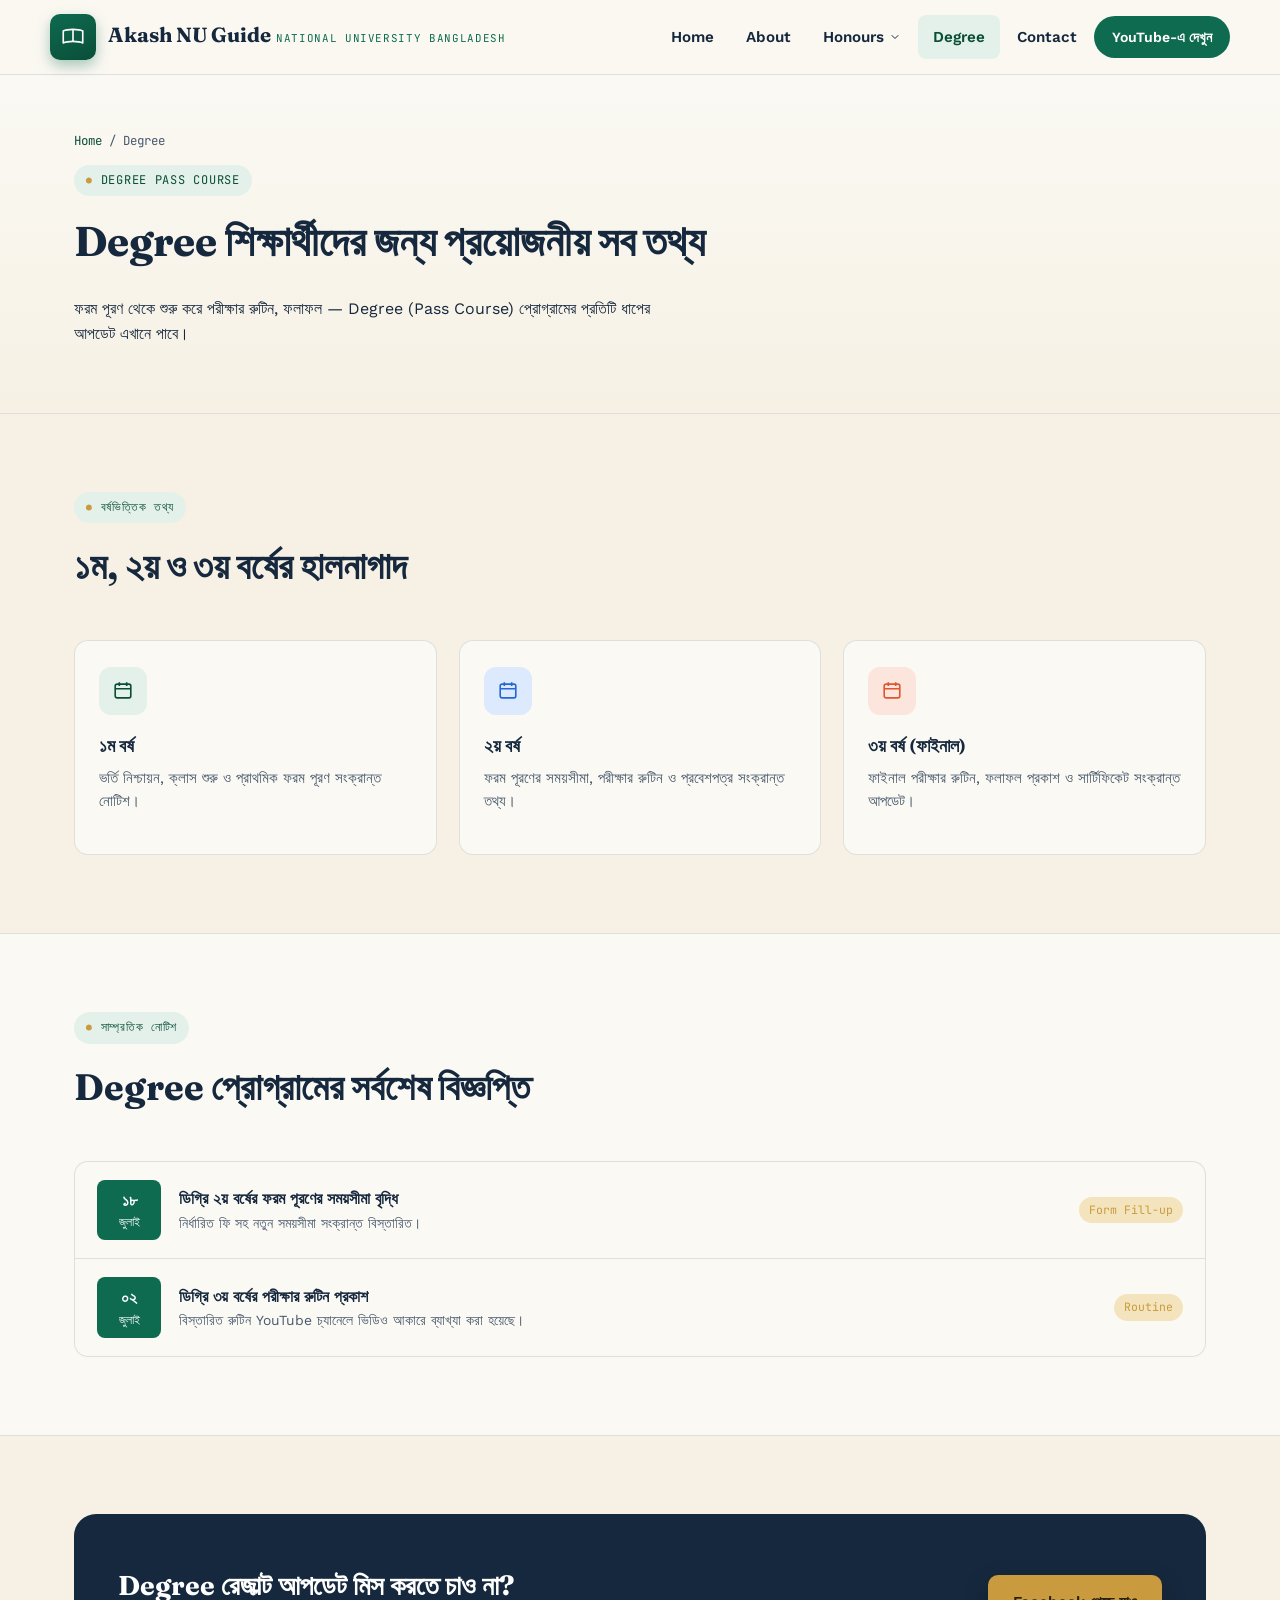
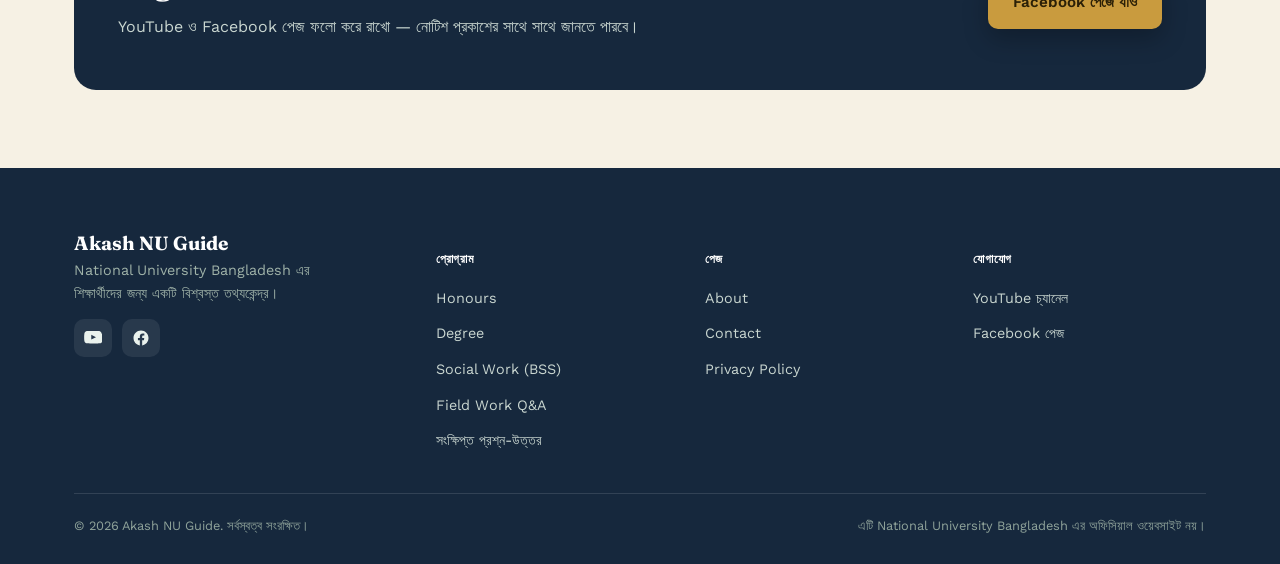
<file: degree.html>
<!DOCTYPE html>
<html lang="bn">
<head>
<meta charset="UTF-8">
<meta name="viewport" content="width=device-width, initial-scale=1.0">
<title>Degree (Pass Course) | NU University — Akash NU Guide</title>
<meta name="description" content="National University Bangladesh Degree (Pass Course) প্রোগ্রামের নোটিশ, রুটিন, ফরম পূরণ ও রেজাল্ট সংক্রান্ত সকল তথ্য।">
<meta name="keywords" content="NU Degree, Degree Pass Course, National University Bangladesh Degree Result">
<link rel="canonical" href="https://akashnuguide.vercel.app/degree.html">
<link rel="stylesheet" href="style.css">
</head>
<body>
<div class="bg-motes" aria-hidden="true"></div>

<header class="site-header">
  <div class="container nav-row">
    <a href="index.html" class="brand">
      <span class="brand-mark">
        <svg viewBox="0 0 24 24" fill="none"><path d="M3 6.5C3 6.5 6 5 12 5C18 5 21 6.5 21 6.5V17.5C21 17.5 18 16 12 16C6 16 3 17.5 3 17.5V6.5Z" stroke="#fff" stroke-width="1.5" stroke-linejoin="round"/><path d="M12 5V16" stroke="#fff" stroke-width="1.5"/></svg>
      </span>
      <span class="brand-text">
        <span class="name">Akash NU Guide</span>
        <span class="tagline">National University Bangladesh</span>
      </span>
    </a>
    <nav class="main-nav" aria-label="Primary">
      <ul>
        <li><a href="index.html" class="nav-link">Home</a></li>
        <li><a href="about.html" class="nav-link">About</a></li>
        <li class="has-dropdown">
          <a href="honours.html" class="nav-link">Honours
            <svg class="chev" width="12" height="12" viewBox="0 0 24 24" fill="none"><path d="M6 9l6 6 6-6" stroke="currentColor" stroke-width="2" stroke-linecap="round"/></svg>
          </a>
          <div class="dropdown">
            <a href="honours.html#ba">BA <span class="code">Honours</span></a>
            <a href="honours.html#bsc">BSc <span class="code">Honours</span></a>
            <a href="honours.html#bss">BSS <span class="code">Honours</span></a>
            <a href="honours.html#bbs">BBS <span class="code">Honours</span></a>
            <a href="social-work.html">Social Work (BSS) <span class="code">নতুন</span></a>
            <a href="field-work.html">Field Work Q&amp;A <span class="code">হট</span></a>
            <a href="short-questions.html">সংক্ষিপ্ত প্রশ্ন-উত্তর <span class="code">নতুন</span></a>
            <a href="nusocialworkfieldworkreport.html">মাঠকর্মের খাতা লেখার সম্পূর্ণ নিয়ম<span class="code">নতুন</span></a>
          </div>
        </li>
        <li><a href="degree.html" class="nav-link active">Degree</a></li>
        <li><a href="contact.html" class="nav-link">Contact</a></li>
      </ul>
      <a href="https://www.youtube.com/@AkashNUGuide" target="_blank" rel="noopener" class="nav-link nav-cta">YouTube-এ দেখুন</a>
    </nav>
    <button class="nav-toggle" aria-label="মেনু খুলুন" aria-expanded="false"><span></span></button>
  </div>
</header>

<main>
  <section class="page-hero">
    <div class="container">
      <div class="breadcrumb"><a href="index.html">Home</a> / Degree</div>
      <span class="eyebrow">Degree Pass Course</span>
      <h1>Degree শিক্ষার্থীদের জন্য প্রয়োজনীয় সব তথ্য</h1>
      <p class="lede" style="max-width:62ch">ফরম পূরণ থেকে শুরু করে পরীক্ষার রুটিন, ফলাফল — Degree (Pass Course) প্রোগ্রামের প্রতিটি ধাপের আপডেট এখানে পাবে।</p>
    </div>
  </section>

  <section>
    <div class="container">
      <div class="section-head">
        <span class="eyebrow">বর্ষভিত্তিক তথ্য</span>
        <h2>১ম, ২য় ও ৩য় বর্ষের হালনাগাদ</h2>
      </div>
      <div class="programme-grid">
        <article class="prog-card">
          <span class="icon"><svg width="22" height="22" viewBox="0 0 24 24" fill="none" stroke="currentColor" stroke-width="1.8"><rect x="3.5" y="4.5" width="17" height="15" rx="2"/><path d="M8 2.5v4M16 2.5v4M3.5 9.5h17"/></svg></span>
          <h3>১ম বর্ষ</h3>
          <p>ভর্তি নিশ্চায়ন, ক্লাস শুরু ও প্রাথমিক ফরম পূরণ সংক্রান্ত নোটিশ।</p>
        </article>
        <article class="prog-card">
          <span class="icon"><svg width="22" height="22" viewBox="0 0 24 24" fill="none" stroke="currentColor" stroke-width="1.8"><rect x="3.5" y="4.5" width="17" height="15" rx="2"/><path d="M8 2.5v4M16 2.5v4M3.5 9.5h17"/></svg></span>
          <h3>২য় বর্ষ</h3>
          <p>ফরম পূরণের সময়সীমা, পরীক্ষার রুটিন ও প্রবেশপত্র সংক্রান্ত তথ্য।</p>
        </article>
        <article class="prog-card">
          <span class="icon"><svg width="22" height="22" viewBox="0 0 24 24" fill="none" stroke="currentColor" stroke-width="1.8"><rect x="3.5" y="4.5" width="17" height="15" rx="2"/><path d="M8 2.5v4M16 2.5v4M3.5 9.5h17"/></svg></span>
          <h3>৩য় বর্ষ (ফাইনাল)</h3>
          <p>ফাইনাল পরীক্ষার রুটিন, ফলাফল প্রকাশ ও সার্টিফিকেট সংক্রান্ত আপডেট।</p>
        </article>
      </div>
    </div>
  </section>

  <section class="alt-bg">
    <div class="container">
      <div class="section-head">
        <span class="eyebrow">সাম্প্রতিক নোটিশ</span>
        <h2>Degree প্রোগ্রামের সর্বশেষ বিজ্ঞপ্তি</h2>
      </div>
      <div class="notice-list">
        <div class="notice-item">
          <div class="date"><b>১৮</b>জুলাই</div>
          <div>
            <div class="title">ডিগ্রি ২য় বর্ষের ফরম পূরণের সময়সীমা বৃদ্ধি</div>
            <div class="desc">নির্ধারিত ফি সহ নতুন সময়সীমা সংক্রান্ত বিস্তারিত।</div>
          </div>
          <span class="tag">Form Fill-up</span>
        </div>
        <div class="notice-item">
          <div class="date"><b>০২</b>জুলাই</div>
          <div>
            <div class="title">ডিগ্রি ৩য় বর্ষের পরীক্ষার রুটিন প্রকাশ</div>
            <div class="desc">বিস্তারিত রুটিন YouTube চ্যানেলে ভিডিও আকারে ব্যাখ্যা করা হয়েছে।</div>
          </div>
          <span class="tag">Routine</span>
        </div>
      </div>
    </div>
  </section>

  <section>
    <div class="container">
      <div class="cta-band">
        <div>
          <h2>Degree রেজাল্ট আপডেট মিস করতে চাও না?</h2>
          <p>YouTube ও Facebook পেজ ফলো করে রাখো — নোটিশ প্রকাশের সাথে সাথে জানতে পারবে।</p>
        </div>
        <a href="https://www.facebook.com/akashnuguide" target="_blank" rel="noopener" class="btn btn-gold">Facebook পেজে যাও</a>
      </div>
    </div>
  </section>
</main>

<footer class="site-footer">
  <div class="container">
    <div class="footer-grid">
      <div class="footer-brand">
        <span class="name" style="color:#fff;font-family:var(--font-display);font-size:1.2rem;font-weight:700">Akash NU Guide</span>
        <p>National University Bangladesh এর শিক্ষার্থীদের জন্য একটি বিশ্বস্ত তথ্যকেন্দ্র।</p>
        <div class="footer-social">
          <a href="https://www.youtube.com/@AkashNUGuide" target="_blank" rel="noopener" aria-label="YouTube"><svg width="18" height="18" viewBox="0 0 24 24" fill="#EAF2ED"><path d="M23.5 6.2s-.2-1.6-1-2.3c-1-1-2-1-2.5-1.1C16.6 2.5 12 2.5 12 2.5h0s-4.6 0-8 .3c-.5 0-1.5.1-2.5 1.1-.8.7-1 2.3-1 2.3S.2 8.1.2 10v1.9c0 1.9.3 3.8.3 3.8s.2 1.6 1 2.3c1 1 2.2.9 2.8 1 2 .2 8.7.3 8.7.3s4.6 0 8-.3c.5-.1 1.5-.1 2.5-1.1.8-.7 1-2.3 1-2.3s.3-1.9.3-3.8V10c0-1.9-.3-3.8-.3-3.8ZM9.7 14.1V7.7l6.3 3.2-6.3 3.2Z"/></svg></a>
          <a href="https://www.facebook.com/akashnuguide" target="_blank" rel="noopener" aria-label="Facebook"><svg width="18" height="18" viewBox="0 0 24 24" fill="#EAF2ED"><path d="M22 12.06C22 6.5 17.5 2 12 2S2 6.5 2 12.06c0 5 3.66 9.16 8.44 9.94v-7.03H7.9v-2.91h2.54V9.85c0-2.5 1.49-3.89 3.77-3.89 1.09 0 2.24.2 2.24.2v2.46h-1.26c-1.24 0-1.63.77-1.63 1.56v1.88h2.78l-.44 2.91h-2.34V22c4.78-.78 8.44-4.94 8.44-9.94Z"/></svg></a>
        </div>
      </div>
      <div>
        <h5>প্রোগ্রাম</h5>
        <ul>
          <li><a href="honours.html">Honours</a></li>
          <li><a href="degree.html">Degree</a></li>
          <li><a href="social-work.html">Social Work (BSS)</a></li>
          <li><a href="field-work.html">Field Work Q&amp;A</a></li>
          <li><a href="short-questions.html">সংক্ষিপ্ত প্রশ্ন-উত্তর</a></li>
        </ul>
      </div>
      <div>
        <h5>পেজ</h5>
        <ul>
          <li><a href="about.html">About</a></li>
          <li><a href="contact.html">Contact</a></li>
          <li><a href="privacy.html">Privacy Policy</a></li>
        </ul>
      </div>
      <div>
        <h5>যোগাযোগ</h5>
        <ul>
          <li><a href="https://www.youtube.com/@AkashNUGuide" target="_blank" rel="noopener">YouTube চ্যানেল</a></li>
          <li><a href="https://www.facebook.com/akashnuguide" target="_blank" rel="noopener">Facebook পেজ</a></li>
        </ul>
      </div>
    </div>
    <div class="footer-bottom">
      <span>© 2026 Akash NU Guide. সর্বস্বত্ব সংরক্ষিত।</span>
      <span>এটি National University Bangladesh এর অফিসিয়াল ওয়েবসাইট নয়।</span>
    </div>
  </div>
</footer>

<script src="script.js"></script>
</body>
</html>
</file>
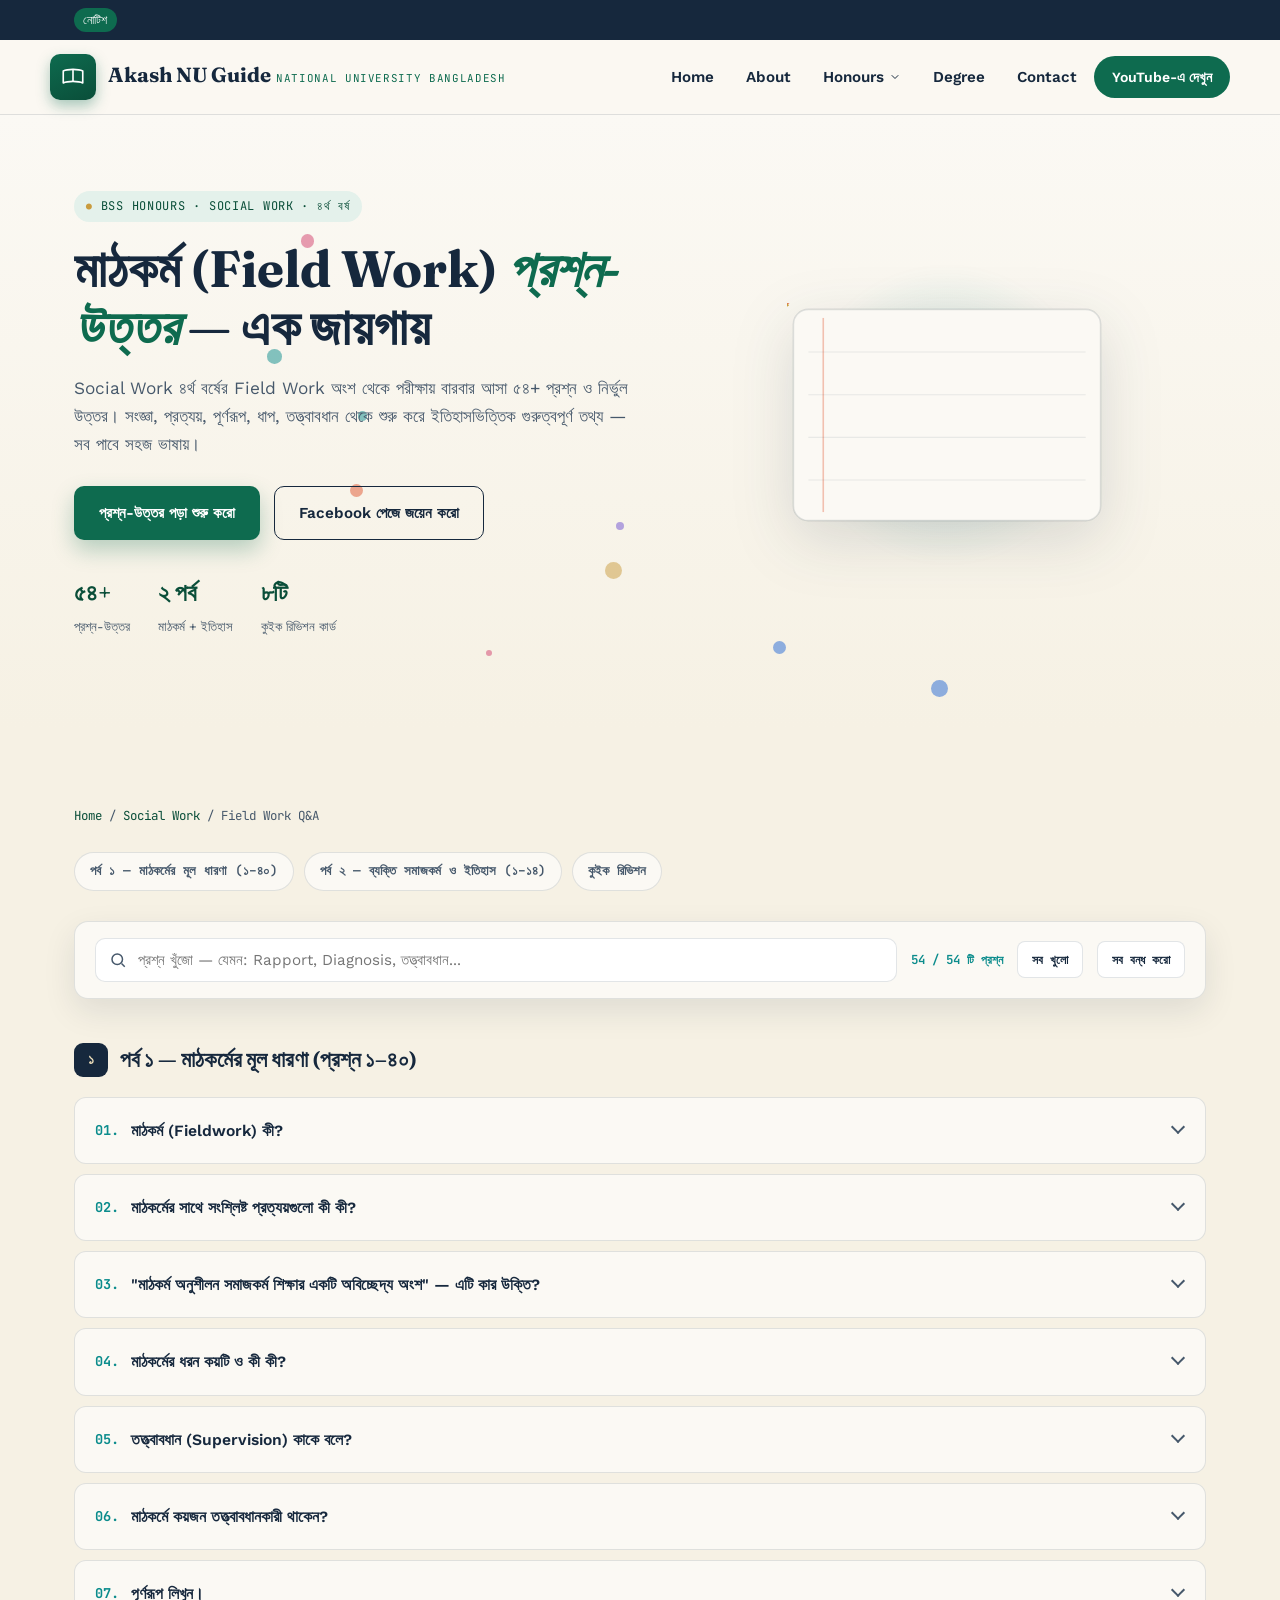
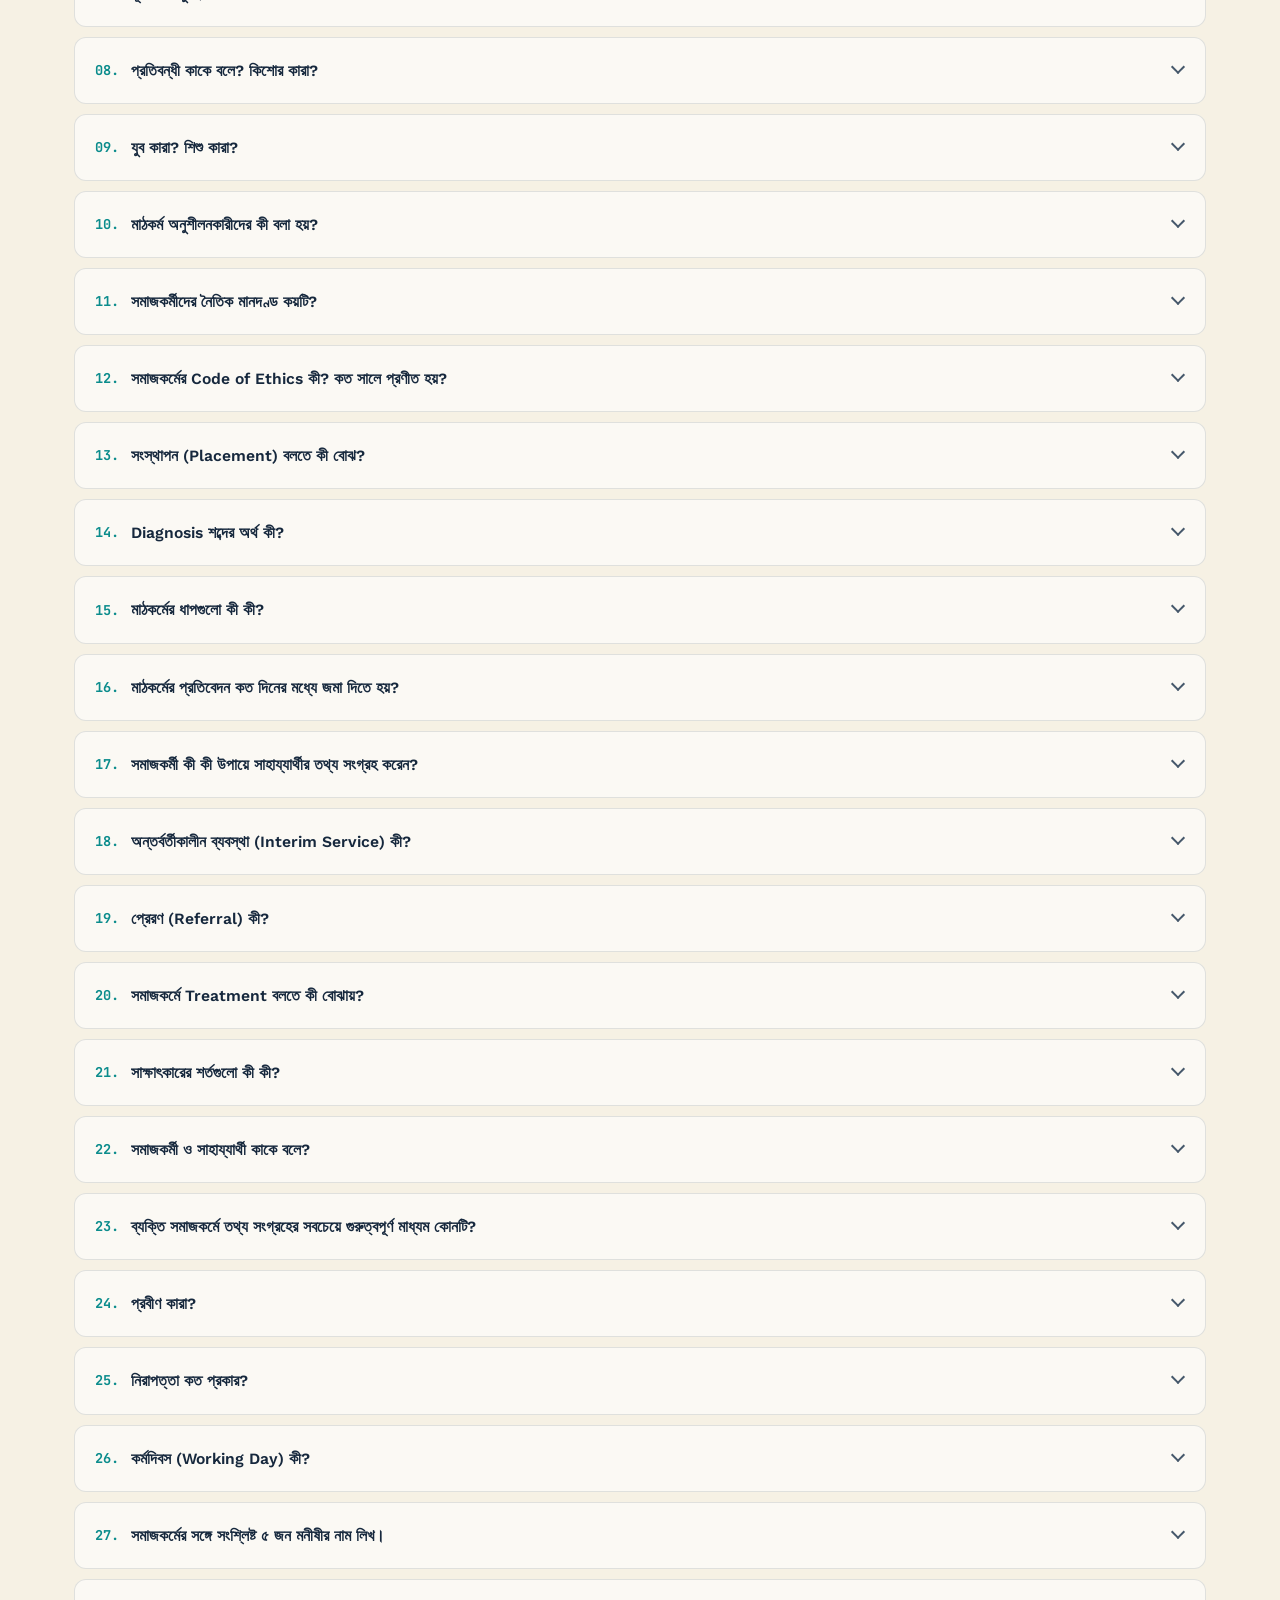
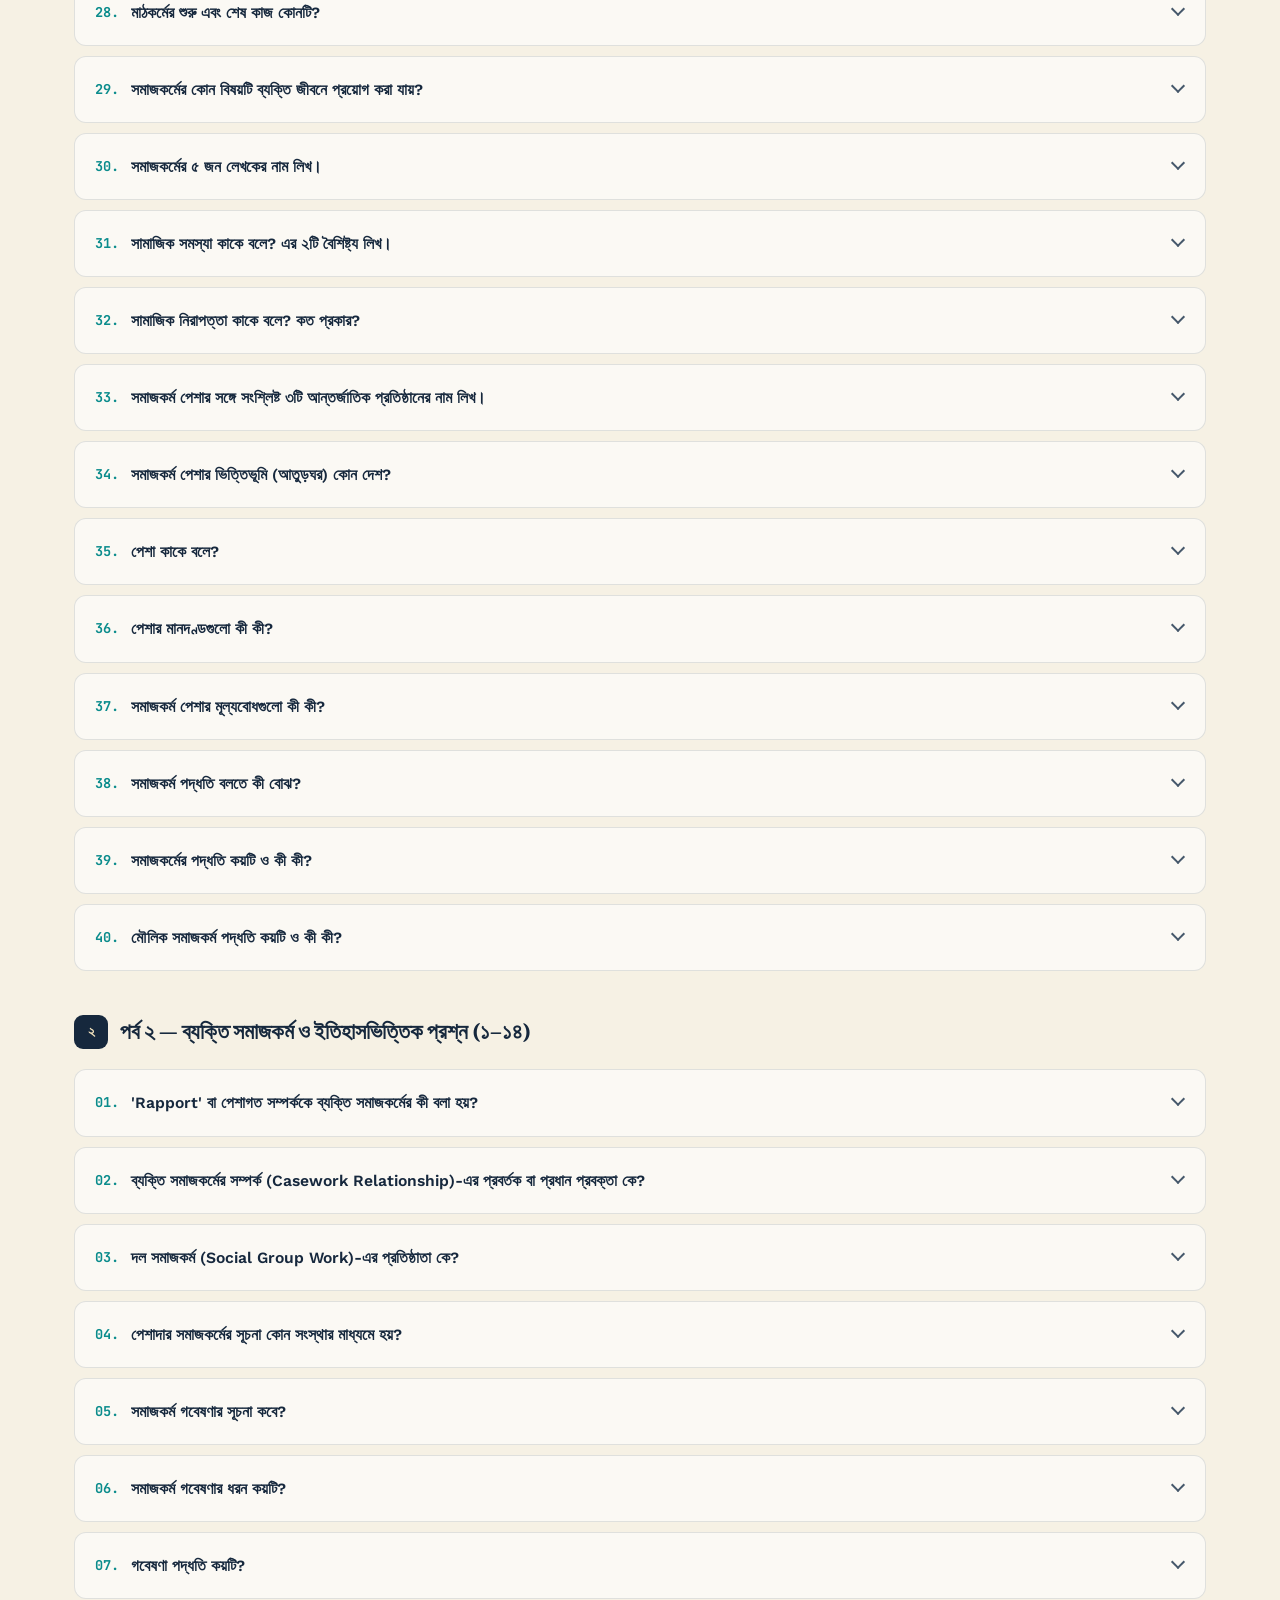
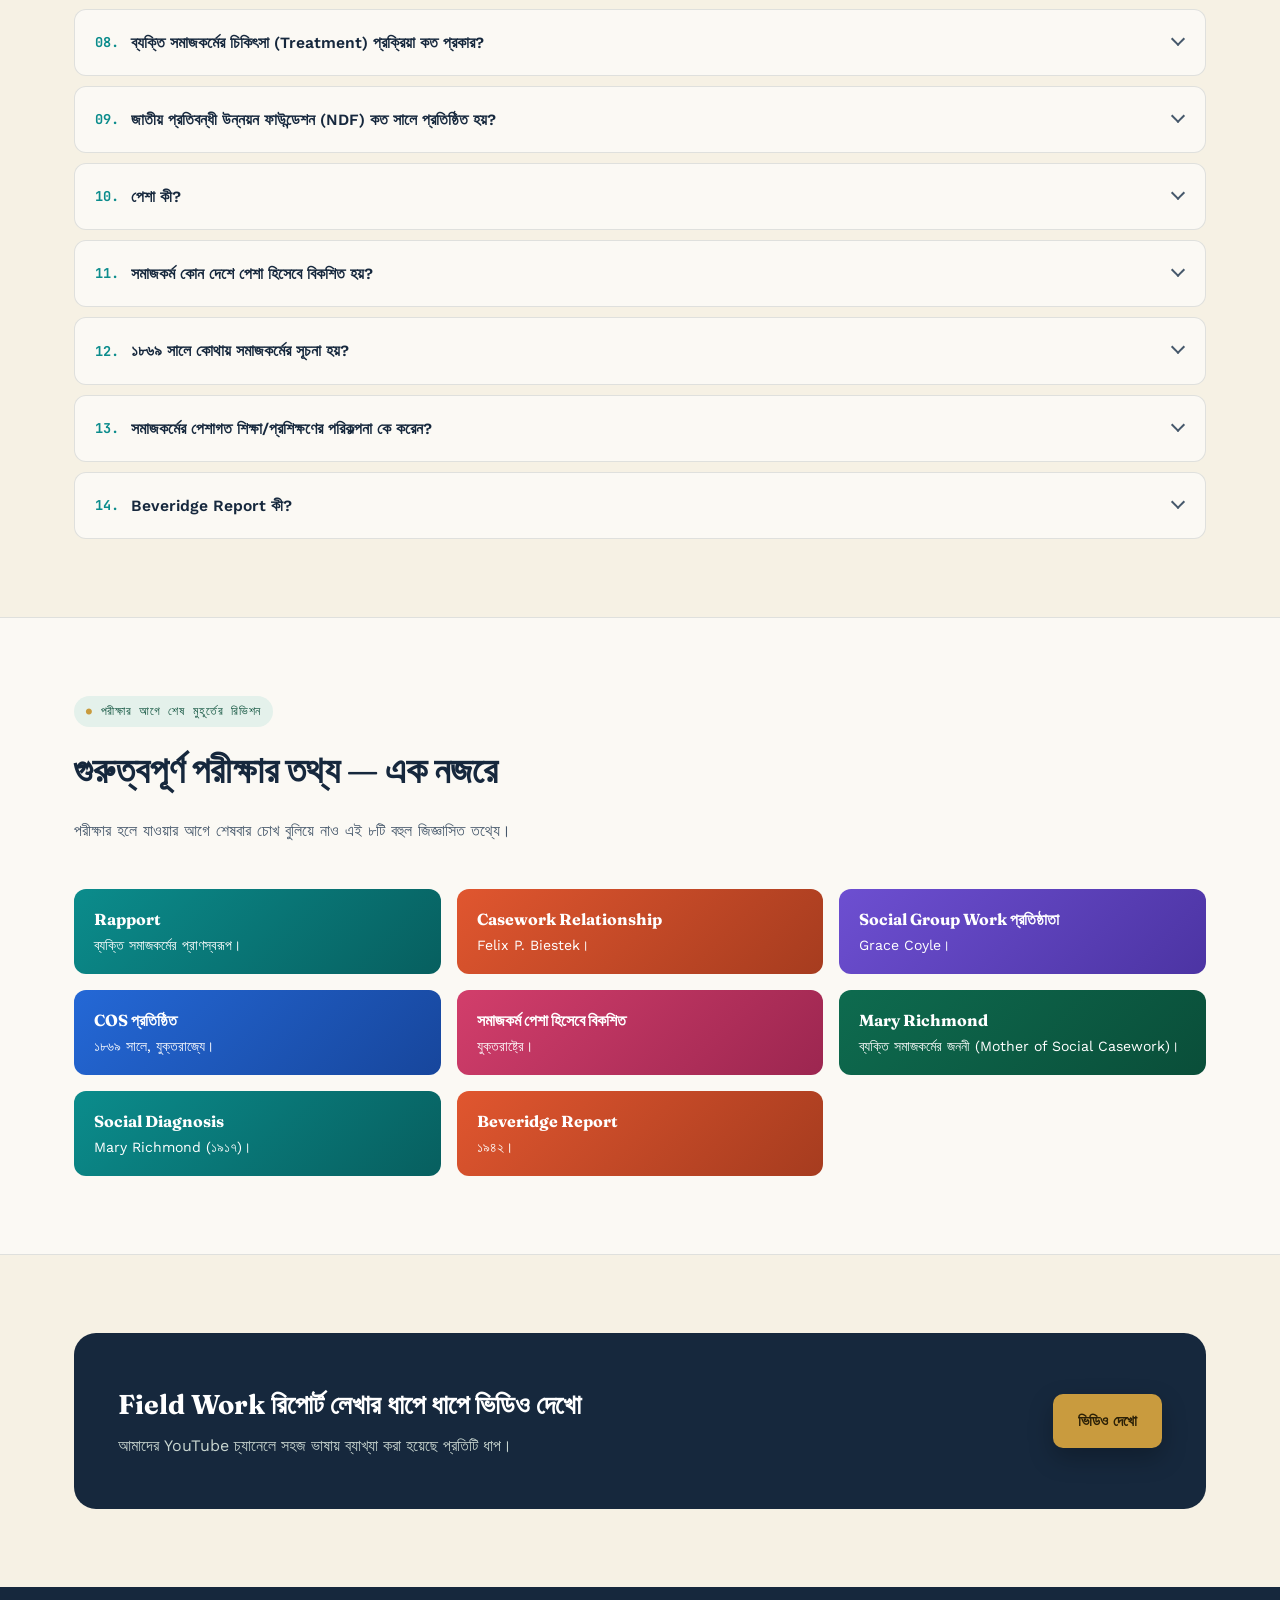
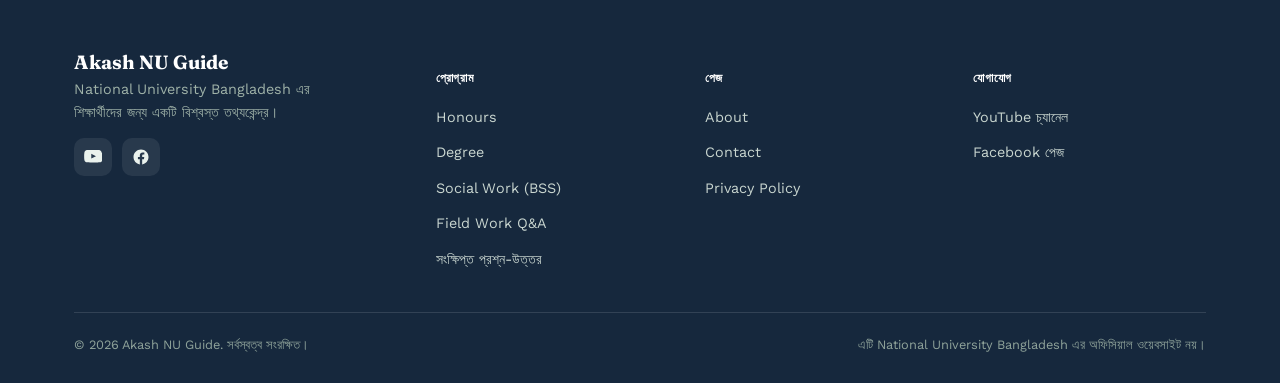
<file: field-work.html>
<!DOCTYPE html>
<html lang="bn">
<head>
<meta charset="UTF-8">
<meta name="viewport" content="width=device-width, initial-scale=1.0">
<title>মাঠকর্ম প্রশ্ন-উত্তর (Field Work Q&amp;A) — Social Work ৪র্থ বর্ষ | Akash NU Guide</title>
<meta name="description" content="Social Work (BSS Honours) ৪র্থ বর্ষ মাঠকর্ম (Field Work)-এর ৫৪+ গুরুত্বপূর্ণ প্রশ্ন-উত্তর — সংজ্ঞা, প্রত্যয়, তত্ত্বাবধান, ধাপ, পূর্ণরূপ ও পরীক্ষার গুরুত্বপূর্ণ তথ্য এক জায়গায়।">
<meta name="keywords" content="মাঠকর্ম প্রশ্ন উত্তর, Field Work Social Work NU, Social Work 4th Year Field Work Question Answer, NU Social Work Suggestion, সমাজকর্ম মাঠকর্ম সাজেশন, BSS Honours Field Work, Rapport Social Casework, Charity Organization Society COS">
<meta name="author" content="Akash NU Guide">
<link rel="canonical" href="https://akashnuguide.vercel.app/field-work.html">

<meta property="og:type" content="article">
<meta property="og:title" content="মাঠকর্ম প্রশ্ন-উত্তর (Field Work Q&amp;A) — Social Work ৪র্থ বর্ষ">
<meta property="og:description" content="Social Work ৪র্থ বর্ষ মাঠকর্মের ৫৪+ গুরুত্বপূর্ণ প্রশ্ন-উত্তর — এক জায়গায়, সহজ ভাষায়।">
<meta property="og:url" content="https://akashnuguide.vercel.app/field-work.html">
<meta property="og:site_name" content="Akash NU Guide">
<meta name="twitter:card" content="summary_large_image">

<link rel="preconnect" href="https://fonts.googleapis.com">
<link rel="stylesheet" href="style.css">
<script type="application/ld+json">
{"@context": "https://schema.org", "@type": "FAQPage", "mainEntity": [{"@type": "Question", "name": "মাঠকর্ম (Fieldwork) কী?", "acceptedAnswer": {"@type": "Answer", "text": "সমাজকর্মের তাত্ত্বিক জ্ঞানকে বাস্তব ক্ষেত্রে প্রয়োগের মাধ্যমে শিক্ষার্থীদের পেশাগত জ্ঞান, দক্ষতা, মূল্যবোধ ও কৌশল অর্জনের প্রক্রিয়াকে মাঠকর্ম (Fieldwork) বলে।"}}, {"@type": "Question", "name": "মাঠকর্মের সাথে সংশ্লিষ্ট প্রত্যয়গুলো কী কী?", "acceptedAnswer": {"@type": "Answer", "text": "সংস্থাপন (Placement) তত্ত্বাবধান (Supervision) মূল্যায়ন (Evaluation) সংস্থা (Agency)"}}, {"@type": "Question", "name": "\"মাঠকর্ম অনুশীলন সমাজকর্ম শিক্ষার একটি অবিচ্ছেদ্য অংশ\" — এটি কার উক্তি?", "acceptedAnswer": {"@type": "Answer", "text": "ডব্লিউ. এ. ফ্রিডল্যান্ডার (W. A. Friedlander)।"}}, {"@type": "Question", "name": "মাঠকর্মের ধরন কয়টি ও কী কী?", "acceptedAnswer": {"@type": "Answer", "text": "২টি। ১. ব্লক প্লেসমেন্ট (Block Placement) ২. কনকারেন্ট প্লেসমেন্ট (Concurrent Placement)"}}, {"@type": "Question", "name": "তত্ত্বাবধান (Supervision) কাকে বলে?", "acceptedAnswer": {"@type": "Answer", "text": "মাঠকর্ম চলাকালে শিক্ষার্থীদের সঠিকভাবে কাজ শেখানো, দিকনির্দেশনা প্রদান, পর্যবেক্ষণ ও মূল্যায়নের প্রশাসনিক ও শিক্ষামূলক প্রক্রিয়াকে তত্ত্বাবধান বলে।"}}, {"@type": "Question", "name": "মাঠকর্মে কয়জন তত্ত্বাবধানকারী থাকেন?", "acceptedAnswer": {"@type": "Answer", "text": "২ জন। ১. এজেন্সি/প্রাতিষ্ঠানিক সুপারভাইজার ২. একাডেমিক/শিক্ষা প্রতিষ্ঠানের সুপারভাইজার"}}, {"@type": "Question", "name": "পূর্ণরূপ লিখুন।", "acceptedAnswer": {"@type": "Answer", "text": "NGO = Non-Governmental Organization BRAC = (পূর্বের নাম) Bangladesh Rural Advancement Committee (বর্তমানে শুধু BRAC নামেই পরিচিত) 5P = Person, Problem, Place, Process, Professional Person COS = Charity Organization Society NASW = National Association of Social Workers PDBF = Palli Daridro Bimochan Foundation RSS = Rural Social Services BRDB = Bangladesh Rural Development Board IFAD = International Fund for Agricultural Development CARE = Cooperative for Assistance and Relief Everywhere VSC = Voluntary Service Council"}}, {"@type": "Question", "name": "প্রতিবন্ধী কাকে বলে? কিশোর কারা?", "acceptedAnswer": {"@type": "Answer", "text": "প্রতিবন্ধী: জন্মগত, রোগ, দুর্ঘটনা বা অন্য কোনো কারণে শারীরিক, মানসিক, বুদ্ধিবৃত্তিক বা ইন্দ্রিয়গত প্রতিবন্ধকতার ফলে স্বাভাবিক জীবনযাপনে বাধাগ্রস্ত ব্যক্তিকে প্রতিবন্ধী বলে। কিশোর: বাংলাদেশ শিশু আইন, ২০১৩ অনুযায়ী ১৪ থেকে ১৮ বছর বয়সী ব্যক্তি কিশোর।"}}, {"@type": "Question", "name": "যুব কারা? শিশু কারা?", "acceptedAnswer": {"@type": "Answer", "text": "যুব: ১৮–৩৫ বছর বয়সী ব্যক্তিকে যুব বলা হয়। শিশু: ১৮ বছরের কম বয়সী প্রত্যেক ব্যক্তি শিশু।"}}, {"@type": "Question", "name": "মাঠকর্ম অনুশীলনকারীদের কী বলা হয়?", "acceptedAnswer": {"@type": "Answer", "text": "শিক্ষার্থী সমাজকর্মী (Student Social Worker / Trainee Social Worker / Social Work Intern)।"}}, {"@type": "Question", "name": "সমাজকর্মীদের নৈতিক মানদণ্ড কয়টি?", "acceptedAnswer": {"@type": "Answer", "text": "NASW অনুযায়ী ৬টি মূল নৈতিক মূল্যবোধ (Core Values) রয়েছে — ১. Service ২. Social Justice ৩. Dignity and Worth of the Person ৪. Importance of Human Relationships ৫. Integrity ৬. Competence"}}, {"@type": "Question", "name": "সমাজকর্মের Code of Ethics কী? কত সালে প্রণীত হয়?", "acceptedAnswer": {"@type": "Answer", "text": "সমাজকর্মীদের পেশাগত আচরণ পরিচালনার নীতিমালাকে Code of Ethics বলে। প্রথম প্রণয়ন: ১৯৬০ সালে (NASW কর্তৃক)।"}}, {"@type": "Question", "name": "সংস্থাপন (Placement) বলতে কী বোঝ?", "acceptedAnswer": {"@type": "Answer", "text": "মাঠকর্ম সম্পাদনের জন্য শিক্ষার্থীকে নির্দিষ্ট কোনো সমাজকল্যাণ সংস্থা বা প্রতিষ্ঠানে নিয়োগ বা প্রেরণের প্রক্রিয়াকে সংস্থাপন (Placement) বলে।"}}, {"@type": "Question", "name": "Diagnosis শব্দের অর্থ কী?", "acceptedAnswer": {"@type": "Answer", "text": "সমস্যা নির্ণয় (Diagnosis) বা সামাজিক নির্ণয়।"}}, {"@type": "Question", "name": "মাঠকর্মের ধাপগুলো কী কী?", "acceptedAnswer": {"@type": "Answer", "text": "Orientation (পরিচিতি) Study / Data Collection (তথ্য সংগ্রহ) Diagnosis (সমস্যা নির্ণয়) Planning (পরিকল্পনা) Intervention / Treatment (হস্তক্ষেপ) Evaluation (মূল্যায়ন) Report Writing (প্রতিবেদন প্রস্তুত)"}}, {"@type": "Question", "name": "মাঠকর্মের প্রতিবেদন কত দিনের মধ্যে জমা দিতে হয়?", "acceptedAnswer": {"@type": "Answer", "text": "কলেজ বা বিশ্ববিদ্যালয়ের নির্ধারিত সময়সীমার মধ্যে (সাধারণত ১৫–৩০ দিনের মধ্যে)।"}}, {"@type": "Question", "name": "সমাজকর্মী কী কী উপায়ে সাহায্যার্থীর তথ্য সংগ্রহ করেন?", "acceptedAnswer": {"@type": "Answer", "text": "সাক্ষাৎকার (Interview) পর্যবেক্ষণ (Observation) গৃহ পরিদর্শন (Home Visit) নথিপত্র পর্যালোচনা (Records) আত্মীয়-স্বজন বা অন্যান্য নির্ভরযোগ্য সূত্র থেকে তথ্য সংগ্রহ"}}, {"@type": "Question", "name": "অন্তর্বর্তীকালীন ব্যবস্থা (Interim Service) কী?", "acceptedAnswer": {"@type": "Answer", "text": "স্থায়ী সমাধানের পূর্বে সাহায্যার্থীর জরুরি সমস্যা মোকাবিলার জন্য যে অস্থায়ী বা সাময়িক সহায়তা প্রদান করা হয়, তাকে অন্তর্বর্তীকালীন ব্যবস্থা বলে।"}}, {"@type": "Question", "name": "প্রেরণ (Referral) কী?", "acceptedAnswer": {"@type": "Answer", "text": "সাহায্যার্থীর প্রয়োজন অনুযায়ী তাকে অধিক উপযুক্ত সেবা পাওয়ার জন্য অন্য কোনো ব্যক্তি, প্রতিষ্ঠান বা সংস্থার নিকট পাঠানোর প্রক্রিয়াকে প্রেরণ (Referral) বলে।"}}, {"@type": "Question", "name": "সমাজকর্মে Treatment বলতে কী বোঝায়?", "acceptedAnswer": {"@type": "Answer", "text": "সাহায্যার্থীর সমস্যা দূরীকরণ বা হ্রাস করার লক্ষ্যে পরিকল্পিত পেশাগত সহায়তা, সেবা ও হস্তক্ষেপের সমষ্টিকে Treatment (চিকিৎসা/সমাধানমূলক ব্যবস্থা) বলা হয়।"}}, {"@type": "Question", "name": "সাক্ষাৎকারের শর্তগুলো কী কী?", "acceptedAnswer": {"@type": "Answer", "text": "নির্দিষ্ট উদ্দেশ্য থাকতে হবে সাহায্যার্থী ও সমাজকর্মীর মধ্যে র‍্যাপো (Rapport) গড়ে উঠতে হবে উপযুক্ত স্থান ও সময় নির্বাচন করতে হবে গোপনীয়তা বজায় রাখতে হবে দক্ষ সাক্ষাৎকার গ্রহণকারী থাকতে হবে সাহায্যার্থীর সহযোগিতা থাকতে হবে"}}, {"@type": "Question", "name": "সমাজকর্মী ও সাহায্যার্থী কাকে বলে?", "acceptedAnswer": {"@type": "Answer", "text": "সমাজকর্মী: যিনি সমাজকর্মের পেশাগত জ্ঞান, দক্ষতা ও মূল্যবোধ ব্যবহার করে মানুষের সমস্যা সমাধানে সহায়তা করেন, তাকে সমাজকর্মী বলে। সাহায্যার্থী (Client): যে ব্যক্তি, পরিবার, দল বা সম্প্রদায় সমাজকর্মীর নিকট সাহায্য গ্রহণ করে, তাকে সাহায্যার্থী বলে।"}}, {"@type": "Question", "name": "ব্যক্তি সমাজকর্মে তথ্য সংগ্রহের সবচেয়ে গুরুত্বপূর্ণ মাধ্যম কোনটি?", "acceptedAnswer": {"@type": "Answer", "text": "সাক্ষাৎকার (Interview)।"}}, {"@type": "Question", "name": "প্রবীণ কারা?", "acceptedAnswer": {"@type": "Answer", "text": "৬০ বছর বা তদূর্ধ্ব বয়সী ব্যক্তিকে প্রবীণ বলা হয়।"}}, {"@type": "Question", "name": "নিরাপত্তা কত প্রকার?", "acceptedAnswer": {"@type": "Answer", "text": "প্রধানত ২ প্রকার — ১. সামাজিক নিরাপত্তা (Social Security) ২. অর্থনৈতিক নিরাপত্তা (Economic Security) বি.দ্র.: প্রশ্নে যদি শুধু \"সামাজিক নিরাপত্তা\" বলা থাকে, তবে উত্তর হবে ৩ প্রকার — সামাজিক বীমা, সামাজিক সাহায্য ও সমাজসেবা।"}}, {"@type": "Question", "name": "কর্মদিবস (Working Day) কী?", "acceptedAnswer": {"@type": "Answer", "text": "মাঠকর্ম অনুশীলনের জন্য শিক্ষা প্রতিষ্ঠান কর্তৃক নির্ধারিত কার্যদিবসকে কর্মদিবস বলে।"}}, {"@type": "Question", "name": "সমাজকর্মের সঙ্গে সংশ্লিষ্ট ৫ জন মনীষীর নাম লিখ।", "acceptedAnswer": {"@type": "Answer", "text": "Mary Richmond W. A. Friedlander Jane Addams Helen Harris Perlman Sir William Beveridge"}}, {"@type": "Question", "name": "মাঠকর্মের শুরু এবং শেষ কাজ কোনটি?", "acceptedAnswer": {"@type": "Answer", "text": "শুরু: সংস্থাপন (Placement) ও পরিচিতি (Orientation) শেষ: প্রতিবেদন (Report) প্রস্তুত ও জমা প্রদান।"}}, {"@type": "Question", "name": "সমাজকর্মের কোন বিষয়টি ব্যক্তি জীবনে প্রয়োগ করা যায়?", "acceptedAnswer": {"@type": "Answer", "text": "সহানুভূতি (Empathy), মানবিকতা, ইতিবাচক মনোভাব, সমস্যা সমাধানের বৈজ্ঞানিক দৃষ্টিভঙ্গি এবং গোপনীয়তা রক্ষা।"}}, {"@type": "Question", "name": "সমাজকর্মের ৫ জন লেখকের নাম লিখ।", "acceptedAnswer": {"@type": "Answer", "text": "W. A. Friedlander Mary Richmond Helen Harris Perlman Grace Coyle Felix P. Biestek"}}, {"@type": "Question", "name": "সামাজিক সমস্যা কাকে বলে? এর ২টি বৈশিষ্ট্য লিখ।", "acceptedAnswer": {"@type": "Answer", "text": "সামাজিক সমস্যা: সমাজের অধিকাংশ মানুষের জন্য ক্ষতিকর, অবাঞ্ছিত ও অস্বস্তিকর পরিস্থিতি, যা যৌথ প্রচেষ্টায় সমাধানযোগ্য। বৈশিষ্ট্য: ১. সমাজের জন্য ক্ষতিকর ২. যৌথ প্রচেষ্টায় সমাধানযোগ্য"}}, {"@type": "Question", "name": "সামাজিক নিরাপত্তা কাকে বলে? কত প্রকার?", "acceptedAnswer": {"@type": "Answer", "text": "রাষ্ট্র কর্তৃক জনগণকে সামাজিক ও অর্থনৈতিক ঝুঁকি মোকাবিলার জন্য প্রদত্ত সুরক্ষামূলক ব্যবস্থাকে সামাজিক নিরাপত্তা বলে। প্রকার: ৩টি — ১. সামাজিক বীমা (Social Insurance) ২. সামাজিক সাহায্য (Social Assistance) ৩. সমাজসেবা (Social Service)"}}, {"@type": "Question", "name": "সমাজকর্ম পেশার সঙ্গে সংশ্লিষ্ট ৩টি আন্তর্জাতিক প্রতিষ্ঠানের নাম লিখ।", "acceptedAnswer": {"@type": "Answer", "text": "IFSW (International Federation of Social Workers) IASSW (International Association of Schools of Social Work) ICSW (International Council on Social Welfare)"}}, {"@type": "Question", "name": "সমাজকর্ম পেশার ভিত্তিভূমি (আতুড়ঘর) কোন দেশ?", "acceptedAnswer": {"@type": "Answer", "text": "যুক্তরাজ্য (United Kingdom)।"}}, {"@type": "Question", "name": "পেশা কাকে বলে?", "acceptedAnswer": {"@type": "Answer", "text": "বিশেষ জ্ঞান, প্রশিক্ষণ, দক্ষতা, নৈতিক মূল্যবোধ ও সেবার আদর্শের ভিত্তিতে জীবিকা অর্জনের মাধ্যমকে পেশা বলে।"}}, {"@type": "Question", "name": "পেশার মানদণ্ডগুলো কী কী?", "acceptedAnswer": {"@type": "Answer", "text": "বিশেষায়িত জ্ঞান আনুষ্ঠানিক প্রশিক্ষণ পেশাগত সংগঠন নৈতিক আচরণবিধি (Code of Ethics) জনকল্যাণমূলক সেবা গবেষণাভিত্তিক জ্ঞান"}}, {"@type": "Question", "name": "সমাজকর্ম পেশার মূল্যবোধগুলো কী কী?", "acceptedAnswer": {"@type": "Answer", "text": "ব্যক্তির মর্যাদা ও মূল্যবোধের প্রতি শ্রদ্ধা আত্মনিয়ন্ত্রণের অধিকার গোপনীয়তা রক্ষা সামাজিক ন্যায়বিচার মানবিকতা সমান সুযোগের নিশ্চয়তা"}}, {"@type": "Question", "name": "সমাজকর্ম পদ্ধতি বলতে কী বোঝ?", "acceptedAnswer": {"@type": "Answer", "text": "সমাজকর্মের পেশাগত জ্ঞান, দক্ষতা ও কৌশল পরিকল্পিতভাবে বাস্তব ক্ষেত্রে প্রয়োগ করার উপায়কে সমাজকর্ম পদ্ধতি বলে।"}}, {"@type": "Question", "name": "সমাজকর্মের পদ্ধতি কয়টি ও কী কী?", "acceptedAnswer": {"@type": "Answer", "text": "২টি। (ক) মৌলিক পদ্ধতি: ১. ব্যক্তি সমাজকর্ম ২. দল সমাজকর্ম ৩. সমষ্টি সমাজকর্ম (খ) সহায়ক পদ্ধতি: ১. সমাজকল্যাণ প্রশাসন ২. সমাজকর্ম গবেষণা ৩. সামাজিক কার্যক্রম"}}, {"@type": "Question", "name": "মৌলিক সমাজকর্ম পদ্ধতি কয়টি ও কী কী?", "acceptedAnswer": {"@type": "Answer", "text": "৩টি — ১. ব্যক্তি সমাজকর্ম (Social Casework) ২. দল সমাজকর্ম (Social Group Work) ৩. সমষ্টি সমাজকর্ম (Community Organization/Community Development) সমষ্টি সমাজকর্ম কয় প্রকার? ২ প্রকার — সমষ্টি উন্নয়ন ও সমষ্টি সংগঠন। সহায়ক পদ্ধতি কয়টি? ৩টি — ১. সমাজকল্যাণ প্রশাসন ২. সমাজকর্ম গবেষণা ৩. সামাজিক কার্যক্রম"}}, {"@type": "Question", "name": "'Rapport' বা পেশাগত সম্পর্ককে ব্যক্তি সমাজকর্মের কী বলা হয়?", "acceptedAnswer": {"@type": "Answer", "text": "প্রাণস্বরূপ (Life Blood of Social Casework)।"}}, {"@type": "Question", "name": "ব্যক্তি সমাজকর্মের সম্পর্ক (Casework Relationship)-এর প্রবর্তক বা প্রধান প্রবক্তা কে?", "acceptedAnswer": {"@type": "Answer", "text": "Felix P. Biestek (ফেলিক্স পি. বায়েস্টেক)। গ্রন্থ: The Casework Relationship (১৯৫৭)"}}, {"@type": "Question", "name": "দল সমাজকর্ম (Social Group Work)-এর প্রতিষ্ঠাতা কে?", "acceptedAnswer": {"@type": "Answer", "text": "Grace Coyle (গ্রেস কয়েল)। বি.দ্র.: অনেক পরীক্ষায় এটিই সঠিক উত্তর হিসেবে গ্রহণ করা হয়।"}}, {"@type": "Question", "name": "পেশাদার সমাজকর্মের সূচনা কোন সংস্থার মাধ্যমে হয়?", "acceptedAnswer": {"@type": "Answer", "text": "Charity Organization Society (COS)-এর মাধ্যমে। সাল: ১৮৬৯, দেশ: যুক্তরাজ্য (ইংল্যান্ড)"}}, {"@type": "Question", "name": "সমাজকর্ম গবেষণার সূচনা কবে?", "acceptedAnswer": {"@type": "Answer", "text": "সমাজকর্ম গবেষণা বিংশ শতাব্দীর প্রথম দিকে সমাজকর্মের বিকাশের সঙ্গে শুরু হয়। NASW সমাজকর্ম গবেষণার সূচনা করেনি। NASW ১৯৬০ সালে Code of Ethics গ্রহণ করে।"}}, {"@type": "Question", "name": "সমাজকর্ম গবেষণার ধরন কয়টি?", "acceptedAnswer": {"@type": "Answer", "text": "৩টি — ১. মৌলিক গবেষণা (Basic Research) ২. ফলিত গবেষণা (Applied Research) ৩. কার্যমুখী গবেষণা (Action Research)"}}, {"@type": "Question", "name": "গবেষণা পদ্ধতি কয়টি?", "acceptedAnswer": {"@type": "Answer", "text": "২টি — ১. গুণগত গবেষণা (Qualitative Research) ২. পরিমাণগত গবেষণা (Quantitative Research)"}}, {"@type": "Question", "name": "ব্যক্তি সমাজকর্মের চিকিৎসা (Treatment) প্রক্রিয়া কত প্রকার?", "acceptedAnswer": {"@type": "Answer", "text": "২ প্রকার — ১. প্রত্যক্ষ চিকিৎসা (Direct Treatment) ২. পরোক্ষ চিকিৎসা (Indirect Treatment) কিছু বইয়ে ৪ প্রকারও উল্লেখ আছে, তবে জাতীয় বিশ্ববিদ্যালয়ের অধিকাংশ বইয়ে ২ প্রকারকে মূল ভাগ হিসেবে ধরা হয়।"}}, {"@type": "Question", "name": "জাতীয় প্রতিবন্ধী উন্নয়ন ফাউন্ডেশন (NDF) কত সালে প্রতিষ্ঠিত হয়?", "acceptedAnswer": {"@type": "Answer", "text": "১৯৯৯ সালের ১৬ নভেম্বর।"}}, {"@type": "Question", "name": "পেশা কী?", "acceptedAnswer": {"@type": "Answer", "text": "বিশেষ জ্ঞান, প্রশিক্ষণ, দক্ষতা, নৈতিক মূল্যবোধ ও সেবার আদর্শের ভিত্তিতে জীবিকা অর্জনের মাধ্যমকে পেশা বলে।"}}, {"@type": "Question", "name": "সমাজকর্ম কোন দেশে পেশা হিসেবে বিকশিত হয়?", "acceptedAnswer": {"@type": "Answer", "text": "যুক্তরাষ্ট্র (USA)-এ।"}}, {"@type": "Question", "name": "১৮৬৯ সালে কোথায় সমাজকর্মের সূচনা হয়?", "acceptedAnswer": {"@type": "Answer", "text": "যুক্তরাজ্যে (ইংল্যান্ডে) Charity Organization Society (COS)-এর মাধ্যমে।"}}, {"@type": "Question", "name": "সমাজকর্মের পেশাগত শিক্ষা/প্রশিক্ষণের পরিকল্পনা কে করেন?", "acceptedAnswer": {"@type": "Answer", "text": "Mary Richmond (মেরি রিচমন্ড)। সাল: ১৮৯৭"}}, {"@type": "Question", "name": "Beveridge Report কী?", "acceptedAnswer": {"@type": "Answer", "text": "১৯৪২ সালে Sir William Beveridge প্রণীত সামাজিক নিরাপত্তা ও কল্যাণ রাষ্ট্র প্রতিষ্ঠার ভিত্তি হিসেবে পরিচিত ঐতিহাসিক প্রতিবেদনকে Beveridge Report বলা হয়।"}}]}

</script>
<script type="application/ld+json">
{
  "@context": "https://schema.org",
  "@type": "BreadcrumbList",
  "itemListElement": [
    {"@type":"ListItem","position":1,"name":"Home","item":"https://akashnuguide.vercel.app/index.html"},
    {"@type":"ListItem","position":2,"name":"Social Work","item":"https://akashnuguide.vercel.app/social-work.html"},
    {"@type":"ListItem","position":3,"name":"Field Work Q&A","item":"https://akashnuguide.vercel.app/field-work.html"}
  ]
}
</script>
</head>
<body>

<div class="bg-motes" aria-hidden="true"></div>

<div class="topbar">
  <div class="container">
    <span class="tag">নোটিশ</span>
    <div class="marquee-track">
      <span>সর্বশেষ আপডেট — অনার্স ৪র্থ বর্ষের ফলাফল প্রকাশ সংক্রান্ত বিজ্ঞপ্তি প্রকাশিত হয়েছে · ডিগ্রি ২য় বর্ষের ফরম পূরণের সময়সীমা বৃদ্ধি · সকল আপডেট YouTube ও Facebook পেজে দেখুন</span>
    </div>
  </div>
</div>

<header class="site-header">
  <div class="container nav-row">
    <a href="index.html" class="brand">
      <span class="brand-mark">
        <svg viewBox="0 0 24 24" fill="none"><path d="M3 6.5C3 6.5 6 5 12 5C18 5 21 6.5 21 6.5V17.5C21 17.5 18 16 12 16C6 16 3 17.5 3 17.5V6.5Z" stroke="#fff" stroke-width="1.5" stroke-linejoin="round"/><path d="M12 5V16" stroke="#fff" stroke-width="1.5"/></svg>
      </span>
      <span class="brand-text">
        <span class="name">Akash NU Guide</span>
        <span class="tagline">National University Bangladesh</span>
      </span>
    </a>
    <nav class="main-nav" aria-label="Primary">
      <ul>
        <li><a href="index.html" class="nav-link">Home</a></li>
        <li><a href="about.html" class="nav-link">About</a></li>
        <li class="has-dropdown open">
          <a href="honours.html" class="nav-link">Honours
            <svg class="chev" width="12" height="12" viewBox="0 0 24 24" fill="none"><path d="M6 9l6 6 6-6" stroke="currentColor" stroke-width="2" stroke-linecap="round"/></svg>
          </a>
          <div class="dropdown">
            <a href="honours.html#ba">BA <span class="code">Honours</span></a>
            <a href="honours.html#bsc">BSc <span class="code">Honours</span></a>
            <a href="honours.html#bss">BSS <span class="code">Honours</span></a>
            <a href="honours.html#bbs">BBS <span class="code">Honours</span></a>
            <a href="social-work.html">Social Work (BSS) <span class="code">নতুন</span></a>
            <a href="field-work.html" class="active">Field Work Q&amp;A <span class="code">হট</span></a>
            <a href="short-questions.html">সংক্ষিপ্ত প্রশ্ন-উত্তর <span class="code">নতুন</span></a>
          </div>
        </li>
        <li><a href="degree.html" class="nav-link">Degree</a></li>
        <li><a href="contact.html" class="nav-link">Contact</a></li>
      </ul>
      <a href="https://www.youtube.com/@AkashNUGuide" target="_blank" rel="noopener" class="nav-link nav-cta">YouTube-এ দেখুন</a>
    </nav>
    <button class="nav-toggle" aria-label="মেনু খুলুন" aria-expanded="false"><span></span></button>
  </div>
</header>

<main>
  <section class="hero">
    <div class="faq-orbit" aria-hidden="true"></div>
    <div class="container">
      <div class="hero-copy">
        <span class="eyebrow">BSS Honours · Social Work · ৪র্থ বর্ষ</span>
        <h1>মাঠকর্ম (Field Work) <em>প্রশ্ন-উত্তর</em> — এক জায়গায়</h1>
        <p class="lede">Social Work ৪র্থ বর্ষের Field Work অংশ থেকে পরীক্ষায় বারবার আসা ৫৪+ প্রশ্ন ও নির্ভুল উত্তর। সংজ্ঞা, প্রত্যয়, পূর্ণরূপ, ধাপ, তত্ত্বাবধান থেকে শুরু করে ইতিহাসভিত্তিক গুরুত্বপূর্ণ তথ্য — সব পাবে সহজ ভাষায়।</p>
        <div class="hero-ctas">
          <a href="#part-1" class="btn btn-primary">প্রশ্ন-উত্তর পড়া শুরু করো</a>
          <a href="https://www.facebook.com/akashnuguide" target="_blank" rel="noopener" class="btn btn-ghost">Facebook পেজে জয়েন করো</a>
        </div>
        <div class="hero-stats">
          <div class="stat"><b>৫৪+</b><span>প্রশ্ন-উত্তর</span></div>
          <div class="stat"><b>২ পর্ব</b><span>মাঠকর্ম + ইতিহাস</span></div>
          <div class="stat"><b>৮টি</b><span>কুইক রিভিশন কার্ড</span></div>
        </div>
      </div>

      <div class="pen-stage">
        <div class="pen-glow" aria-hidden="true"></div>
        <svg class="pen-svg" viewBox="0 0 300 210" xmlns="http://www.w3.org/2000/svg" aria-hidden="true">
          <rect x="6" y="6" width="288" height="198" rx="14" fill="var(--cream)" stroke="rgba(22,40,61,.12)" stroke-width="1.5"/>
          <line x1="34" y1="14" x2="34" y2="196" stroke="var(--coral)" stroke-opacity=".35" stroke-width="1.5"/>
          <line x1="20" y1="46" x2="280" y2="46" stroke="rgba(22,40,61,.08)" stroke-width="1"/>
          <line x1="20" y1="86" x2="280" y2="86" stroke="rgba(22,40,61,.08)" stroke-width="1"/>
          <line x1="20" y1="126" x2="280" y2="126" stroke="rgba(22,40,61,.08)" stroke-width="1"/>
          <line x1="20" y1="166" x2="280" y2="166" stroke="rgba(22,40,61,.08)" stroke-width="1"/>

          <path class="ink-line l1" d="M20,46 H258" pathLength="100"/>
          <path class="ink-line l2" d="M20,86 H212" pathLength="100"/>
          <path class="ink-line l3" d="M20,126 H238" pathLength="100"/>
          <path class="ink-line l4" d="M20,166 H178" pathLength="100"/>

          <g class="pen-icon">
            <path d="M0,0 L-3,-4 L-30,-18 L-34,-13 L-5,3 Z" fill="var(--navy)"/>
            <path d="M0,0 L-5,3 L-3,6 L2,2 Z" fill="var(--gold)"/>
            <circle cx="1" cy="-1" r="1.6" fill="var(--coral)"/>
          </g>
        </svg>
      </div>
    </div>
  </section>

  <section>
    <div class="container">
      <div class="breadcrumb"><a href="index.html">Home</a> / <a href="social-work.html">Social Work</a> / Field Work Q&amp;A</div>

      <div class="toc-chips">
        <a href="#part-1">পর্ব ১ — মাঠকর্মের মূল ধারণা (১–৪০)</a>
        <a href="#part-2">পর্ব ২ — ব্যক্তি সমাজকর্ম ও ইতিহাস (১–১৪)</a>
        <a href="#quickfacts">কুইক রিভিশন</a>
      </div>

      <div class="faq-toolbar">
        <div class="faq-search">
          <svg width="18" height="18" viewBox="0 0 24 24" fill="none" stroke="currentColor" stroke-width="2"><circle cx="11" cy="11" r="7"/><path d="m21 21-4.3-4.3"/></svg>
          <input type="text" id="faqSearch" placeholder="প্রশ্ন খুঁজো — যেমন: Rapport, Diagnosis, তত্ত্বাবধান...">
        </div>
        <span class="count" id="faqCount">৫৪ / ৫৪ টি প্রশ্ন</span>
        <button class="btn-mini" id="expandAll" type="button">সব খুলো</button>
        <button class="btn-mini" id="collapseAll" type="button">সব বন্ধ করো</button>
      </div>

      <div class="faq-part-title" id="part-1" data-part="1">
        <span class="num">১</span>
        <h2>পর্ব ১ — মাঠকর্মের মূল ধারণা (প্রশ্ন ১–৪০)</h2>
      </div>
      <div class="qa-list" data-part-list="1">
      <details class="qa" data-search="মাঠকর্ম (fieldwork) কী? সমাজকর্মের তাত্ত্বিক জ্ঞানকে বাস্তব ক্ষেত্রে প্রয়োগের মাধ্যমে শিক্ষার্থীদের পেশাগত জ্ঞান, দক্ষতা, মূল্যবোধ ও কৌশল অর্জনের প্রক্রিয়াকে মাঠকর্ম (fieldwork) বলে।">
        <summary><span class="qn">01.</span><span>মাঠকর্ম (Fieldwork) কী?</span></summary>
        <div class="qa-answer">সমাজকর্মের তাত্ত্বিক জ্ঞানকে বাস্তব ক্ষেত্রে প্রয়োগের মাধ্যমে শিক্ষার্থীদের পেশাগত জ্ঞান, দক্ষতা, মূল্যবোধ ও কৌশল অর্জনের প্রক্রিয়াকে মাঠকর্ম (Fieldwork) বলে।</div>
      </details>
      <details class="qa" data-search="মাঠকর্মের সাথে সংশ্লিষ্ট প্রত্যয়গুলো কী কী? সংস্থাপন (placement) তত্ত্বাবধান (supervision) মূল্যায়ন (evaluation) সংস্থা (agency)">
        <summary><span class="qn">02.</span><span>মাঠকর্মের সাথে সংশ্লিষ্ট প্রত্যয়গুলো কী কী?</span></summary>
        <div class="qa-answer"><ul><li>সংস্থাপন (Placement)</li><li>তত্ত্বাবধান (Supervision)</li><li>মূল্যায়ন (Evaluation)</li><li>সংস্থা (Agency)</li></ul></div>
      </details>
      <details class="qa" data-search="&quot;মাঠকর্ম অনুশীলন সমাজকর্ম শিক্ষার একটি অবিচ্ছেদ্য অংশ&quot; — এটি কার উক্তি? ডব্লিউ. এ. ফ্রিডল্যান্ডার (w. a. friedlander)।">
        <summary><span class="qn">03.</span><span>"মাঠকর্ম অনুশীলন সমাজকর্ম শিক্ষার একটি অবিচ্ছেদ্য অংশ" — এটি কার উক্তি?</span></summary>
        <div class="qa-answer">ডব্লিউ. এ. ফ্রিডল্যান্ডার (W. A. Friedlander)।</div>
      </details>
      <details class="qa" data-search="মাঠকর্মের ধরন কয়টি ও কী কী? ২টি। ১. ব্লক প্লেসমেন্ট (block placement) ২. কনকারেন্ট প্লেসমেন্ট (concurrent placement)">
        <summary><span class="qn">04.</span><span>মাঠকর্মের ধরন কয়টি ও কী কী?</span></summary>
        <div class="qa-answer">২টি। ১. ব্লক প্লেসমেন্ট (Block Placement) ২. কনকারেন্ট প্লেসমেন্ট (Concurrent Placement)</div>
      </details>
      <details class="qa" data-search="তত্ত্বাবধান (supervision) কাকে বলে? মাঠকর্ম চলাকালে শিক্ষার্থীদের সঠিকভাবে কাজ শেখানো, দিকনির্দেশনা প্রদান, পর্যবেক্ষণ ও মূল্যায়নের প্রশাসনিক ও শিক্ষামূলক প্রক্রিয়াকে তত্ত্বাবধান বলে।">
        <summary><span class="qn">05.</span><span>তত্ত্বাবধান (Supervision) কাকে বলে?</span></summary>
        <div class="qa-answer">মাঠকর্ম চলাকালে শিক্ষার্থীদের সঠিকভাবে কাজ শেখানো, দিকনির্দেশনা প্রদান, পর্যবেক্ষণ ও মূল্যায়নের প্রশাসনিক ও শিক্ষামূলক প্রক্রিয়াকে তত্ত্বাবধান বলে।</div>
      </details>
      <details class="qa" data-search="মাঠকর্মে কয়জন তত্ত্বাবধানকারী থাকেন? ২ জন। ১. এজেন্সি/প্রাতিষ্ঠানিক সুপারভাইজার ২. একাডেমিক/শিক্ষা প্রতিষ্ঠানের সুপারভাইজার">
        <summary><span class="qn">06.</span><span>মাঠকর্মে কয়জন তত্ত্বাবধানকারী থাকেন?</span></summary>
        <div class="qa-answer">২ জন। ১. এজেন্সি/প্রাতিষ্ঠানিক সুপারভাইজার ২. একাডেমিক/শিক্ষা প্রতিষ্ঠানের সুপারভাইজার</div>
      </details>
      <details class="qa" data-search="পূর্ণরূপ লিখুন। ngo = non-governmental organization brac = (পূর্বের নাম) bangladesh rural advancement committee (বর্তমানে শুধু brac নামেই পরিচিত) 5p = person, problem, place, process, professional person cos = charity organization society nasw = national association of social workers pdbf = palli daridro bimochan foundation rss = rural social services brdb = bangladesh rural development board ifad = international fund for agricultural development care = cooperative for assistance and relief everywhere vsc = voluntary service council">
        <summary><span class="qn">07.</span><span>পূর্ণরূপ লিখুন।</span></summary>
        <div class="qa-answer"><ul><li><b>NGO</b> = Non-Governmental Organization</li><li><b>BRAC</b> = (পূর্বের নাম) Bangladesh Rural Advancement Committee (বর্তমানে শুধু BRAC নামেই পরিচিত)</li><li><b>5P</b> = Person, Problem, Place, Process, Professional Person</li><li><b>COS</b> = Charity Organization Society</li><li><b>NASW</b> = National Association of Social Workers</li><li><b>PDBF</b> = Palli Daridro Bimochan Foundation</li><li><b>RSS</b> = Rural Social Services</li><li><b>BRDB</b> = Bangladesh Rural Development Board</li><li><b>IFAD</b> = International Fund for Agricultural Development</li><li><b>CARE</b> = Cooperative for Assistance and Relief Everywhere</li><li><b>VSC</b> = Voluntary Service Council</li></ul></div>
      </details>
      <details class="qa" data-search="প্রতিবন্ধী কাকে বলে? কিশোর কারা? প্রতিবন্ধী: জন্মগত, রোগ, দুর্ঘটনা বা অন্য কোনো কারণে শারীরিক, মানসিক, বুদ্ধিবৃত্তিক বা ইন্দ্রিয়গত প্রতিবন্ধকতার ফলে স্বাভাবিক জীবনযাপনে বাধাগ্রস্ত ব্যক্তিকে প্রতিবন্ধী বলে। কিশোর: বাংলাদেশ শিশু আইন, ২০১৩ অনুযায়ী ১৪ থেকে ১৮ বছর বয়সী ব্যক্তি কিশোর।">
        <summary><span class="qn">08.</span><span>প্রতিবন্ধী কাকে বলে? কিশোর কারা?</span></summary>
        <div class="qa-answer"><b>প্রতিবন্ধী:</b> জন্মগত, রোগ, দুর্ঘটনা বা অন্য কোনো কারণে শারীরিক, মানসিক, বুদ্ধিবৃত্তিক বা ইন্দ্রিয়গত প্রতিবন্ধকতার ফলে স্বাভাবিক জীবনযাপনে বাধাগ্রস্ত ব্যক্তিকে প্রতিবন্ধী বলে।<br><b>কিশোর:</b> বাংলাদেশ শিশু আইন, ২০১৩ অনুযায়ী ১৪ থেকে ১৮ বছর বয়সী ব্যক্তি কিশোর।</div>
      </details>
      <details class="qa" data-search="যুব কারা? শিশু কারা? যুব: ১৮–৩৫ বছর বয়সী ব্যক্তিকে যুব বলা হয়। শিশু: ১৮ বছরের কম বয়সী প্রত্যেক ব্যক্তি শিশু।">
        <summary><span class="qn">09.</span><span>যুব কারা? শিশু কারা?</span></summary>
        <div class="qa-answer"><b>যুব:</b> ১৮–৩৫ বছর বয়সী ব্যক্তিকে যুব বলা হয়।<br><b>শিশু:</b> ১৮ বছরের কম বয়সী প্রত্যেক ব্যক্তি শিশু।</div>
      </details>
      <details class="qa" data-search="মাঠকর্ম অনুশীলনকারীদের কী বলা হয়? শিক্ষার্থী সমাজকর্মী (student social worker / trainee social worker / social work intern)।">
        <summary><span class="qn">10.</span><span>মাঠকর্ম অনুশীলনকারীদের কী বলা হয়?</span></summary>
        <div class="qa-answer">শিক্ষার্থী সমাজকর্মী (Student Social Worker / Trainee Social Worker / Social Work Intern)।</div>
      </details>
      <details class="qa" data-search="সমাজকর্মীদের নৈতিক মানদণ্ড কয়টি? nasw অনুযায়ী ৬টি মূল নৈতিক মূল্যবোধ (core values) রয়েছে — ১. service ২. social justice ৩. dignity and worth of the person ৪. importance of human relationships ৫. integrity ৬. competence">
        <summary><span class="qn">11.</span><span>সমাজকর্মীদের নৈতিক মানদণ্ড কয়টি?</span></summary>
        <div class="qa-answer">NASW অনুযায়ী ৬টি মূল নৈতিক মূল্যবোধ (Core Values) রয়েছে — ১. Service ২. Social Justice ৩. Dignity and Worth of the Person ৪. Importance of Human Relationships ৫. Integrity ৬. Competence</div>
      </details>
      <details class="qa" data-search="সমাজকর্মের code of ethics কী? কত সালে প্রণীত হয়? সমাজকর্মীদের পেশাগত আচরণ পরিচালনার নীতিমালাকে code of ethics বলে। প্রথম প্রণয়ন: ১৯৬০ সালে (nasw কর্তৃক)।">
        <summary><span class="qn">12.</span><span>সমাজকর্মের Code of Ethics কী? কত সালে প্রণীত হয়?</span></summary>
        <div class="qa-answer">সমাজকর্মীদের পেশাগত আচরণ পরিচালনার নীতিমালাকে Code of Ethics বলে। প্রথম প্রণয়ন: ১৯৬০ সালে (NASW কর্তৃক)।</div>
      </details>
      <details class="qa" data-search="সংস্থাপন (placement) বলতে কী বোঝ? মাঠকর্ম সম্পাদনের জন্য শিক্ষার্থীকে নির্দিষ্ট কোনো সমাজকল্যাণ সংস্থা বা প্রতিষ্ঠানে নিয়োগ বা প্রেরণের প্রক্রিয়াকে সংস্থাপন (placement) বলে।">
        <summary><span class="qn">13.</span><span>সংস্থাপন (Placement) বলতে কী বোঝ?</span></summary>
        <div class="qa-answer">মাঠকর্ম সম্পাদনের জন্য শিক্ষার্থীকে নির্দিষ্ট কোনো সমাজকল্যাণ সংস্থা বা প্রতিষ্ঠানে নিয়োগ বা প্রেরণের প্রক্রিয়াকে সংস্থাপন (Placement) বলে।</div>
      </details>
      <details class="qa" data-search="diagnosis শব্দের অর্থ কী? সমস্যা নির্ণয় (diagnosis) বা সামাজিক নির্ণয়।">
        <summary><span class="qn">14.</span><span>Diagnosis শব্দের অর্থ কী?</span></summary>
        <div class="qa-answer">সমস্যা নির্ণয় (Diagnosis) বা সামাজিক নির্ণয়।</div>
      </details>
      <details class="qa" data-search="মাঠকর্মের ধাপগুলো কী কী? orientation (পরিচিতি) study / data collection (তথ্য সংগ্রহ) diagnosis (সমস্যা নির্ণয়) planning (পরিকল্পনা) intervention / treatment (হস্তক্ষেপ) evaluation (মূল্যায়ন) report writing (প্রতিবেদন প্রস্তুত)">
        <summary><span class="qn">15.</span><span>মাঠকর্মের ধাপগুলো কী কী?</span></summary>
        <div class="qa-answer"><ul><li>Orientation (পরিচিতি)</li><li>Study / Data Collection (তথ্য সংগ্রহ)</li><li>Diagnosis (সমস্যা নির্ণয়)</li><li>Planning (পরিকল্পনা)</li><li>Intervention / Treatment (হস্তক্ষেপ)</li><li>Evaluation (মূল্যায়ন)</li><li>Report Writing (প্রতিবেদন প্রস্তুত)</li></ul></div>
      </details>
      <details class="qa" data-search="মাঠকর্মের প্রতিবেদন কত দিনের মধ্যে জমা দিতে হয়? কলেজ বা বিশ্ববিদ্যালয়ের নির্ধারিত সময়সীমার মধ্যে (সাধারণত ১৫–৩০ দিনের মধ্যে)।">
        <summary><span class="qn">16.</span><span>মাঠকর্মের প্রতিবেদন কত দিনের মধ্যে জমা দিতে হয়?</span></summary>
        <div class="qa-answer">কলেজ বা বিশ্ববিদ্যালয়ের নির্ধারিত সময়সীমার মধ্যে (সাধারণত ১৫–৩০ দিনের মধ্যে)।</div>
      </details>
      <details class="qa" data-search="সমাজকর্মী কী কী উপায়ে সাহায্যার্থীর তথ্য সংগ্রহ করেন? সাক্ষাৎকার (interview) পর্যবেক্ষণ (observation) গৃহ পরিদর্শন (home visit) নথিপত্র পর্যালোচনা (records) আত্মীয়-স্বজন বা অন্যান্য নির্ভরযোগ্য সূত্র থেকে তথ্য সংগ্রহ">
        <summary><span class="qn">17.</span><span>সমাজকর্মী কী কী উপায়ে সাহায্যার্থীর তথ্য সংগ্রহ করেন?</span></summary>
        <div class="qa-answer"><ul><li>সাক্ষাৎকার (Interview)</li><li>পর্যবেক্ষণ (Observation)</li><li>গৃহ পরিদর্শন (Home Visit)</li><li>নথিপত্র পর্যালোচনা (Records)</li><li>আত্মীয়-স্বজন বা অন্যান্য নির্ভরযোগ্য সূত্র থেকে তথ্য সংগ্রহ</li></ul></div>
      </details>
      <details class="qa" data-search="অন্তর্বর্তীকালীন ব্যবস্থা (interim service) কী? স্থায়ী সমাধানের পূর্বে সাহায্যার্থীর জরুরি সমস্যা মোকাবিলার জন্য যে অস্থায়ী বা সাময়িক সহায়তা প্রদান করা হয়, তাকে অন্তর্বর্তীকালীন ব্যবস্থা বলে।">
        <summary><span class="qn">18.</span><span>অন্তর্বর্তীকালীন ব্যবস্থা (Interim Service) কী?</span></summary>
        <div class="qa-answer">স্থায়ী সমাধানের পূর্বে সাহায্যার্থীর জরুরি সমস্যা মোকাবিলার জন্য যে অস্থায়ী বা সাময়িক সহায়তা প্রদান করা হয়, তাকে অন্তর্বর্তীকালীন ব্যবস্থা বলে।</div>
      </details>
      <details class="qa" data-search="প্রেরণ (referral) কী? সাহায্যার্থীর প্রয়োজন অনুযায়ী তাকে অধিক উপযুক্ত সেবা পাওয়ার জন্য অন্য কোনো ব্যক্তি, প্রতিষ্ঠান বা সংস্থার নিকট পাঠানোর প্রক্রিয়াকে প্রেরণ (referral) বলে।">
        <summary><span class="qn">19.</span><span>প্রেরণ (Referral) কী?</span></summary>
        <div class="qa-answer">সাহায্যার্থীর প্রয়োজন অনুযায়ী তাকে অধিক উপযুক্ত সেবা পাওয়ার জন্য অন্য কোনো ব্যক্তি, প্রতিষ্ঠান বা সংস্থার নিকট পাঠানোর প্রক্রিয়াকে প্রেরণ (Referral) বলে।</div>
      </details>
      <details class="qa" data-search="সমাজকর্মে treatment বলতে কী বোঝায়? সাহায্যার্থীর সমস্যা দূরীকরণ বা হ্রাস করার লক্ষ্যে পরিকল্পিত পেশাগত সহায়তা, সেবা ও হস্তক্ষেপের সমষ্টিকে treatment (চিকিৎসা/সমাধানমূলক ব্যবস্থা) বলা হয়।">
        <summary><span class="qn">20.</span><span>সমাজকর্মে Treatment বলতে কী বোঝায়?</span></summary>
        <div class="qa-answer">সাহায্যার্থীর সমস্যা দূরীকরণ বা হ্রাস করার লক্ষ্যে পরিকল্পিত পেশাগত সহায়তা, সেবা ও হস্তক্ষেপের সমষ্টিকে Treatment (চিকিৎসা/সমাধানমূলক ব্যবস্থা) বলা হয়।</div>
      </details>
      <details class="qa" data-search="সাক্ষাৎকারের শর্তগুলো কী কী? নির্দিষ্ট উদ্দেশ্য থাকতে হবে সাহায্যার্থী ও সমাজকর্মীর মধ্যে র‍্যাপো (rapport) গড়ে উঠতে হবে উপযুক্ত স্থান ও সময় নির্বাচন করতে হবে গোপনীয়তা বজায় রাখতে হবে দক্ষ সাক্ষাৎকার গ্রহণকারী থাকতে হবে সাহায্যার্থীর সহযোগিতা থাকতে হবে">
        <summary><span class="qn">21.</span><span>সাক্ষাৎকারের শর্তগুলো কী কী?</span></summary>
        <div class="qa-answer"><ul><li>নির্দিষ্ট উদ্দেশ্য থাকতে হবে</li><li>সাহায্যার্থী ও সমাজকর্মীর মধ্যে র‍্যাপো (Rapport) গড়ে উঠতে হবে</li><li>উপযুক্ত স্থান ও সময় নির্বাচন করতে হবে</li><li>গোপনীয়তা বজায় রাখতে হবে</li><li>দক্ষ সাক্ষাৎকার গ্রহণকারী থাকতে হবে</li><li>সাহায্যার্থীর সহযোগিতা থাকতে হবে</li></ul></div>
      </details>
      <details class="qa" data-search="সমাজকর্মী ও সাহায্যার্থী কাকে বলে? সমাজকর্মী: যিনি সমাজকর্মের পেশাগত জ্ঞান, দক্ষতা ও মূল্যবোধ ব্যবহার করে মানুষের সমস্যা সমাধানে সহায়তা করেন, তাকে সমাজকর্মী বলে। সাহায্যার্থী (client): যে ব্যক্তি, পরিবার, দল বা সম্প্রদায় সমাজকর্মীর নিকট সাহায্য গ্রহণ করে, তাকে সাহায্যার্থী বলে।">
        <summary><span class="qn">22.</span><span>সমাজকর্মী ও সাহায্যার্থী কাকে বলে?</span></summary>
        <div class="qa-answer"><b>সমাজকর্মী:</b> যিনি সমাজকর্মের পেশাগত জ্ঞান, দক্ষতা ও মূল্যবোধ ব্যবহার করে মানুষের সমস্যা সমাধানে সহায়তা করেন, তাকে সমাজকর্মী বলে।<br><b>সাহায্যার্থী (Client):</b> যে ব্যক্তি, পরিবার, দল বা সম্প্রদায় সমাজকর্মীর নিকট সাহায্য গ্রহণ করে, তাকে সাহায্যার্থী বলে।</div>
      </details>
      <details class="qa" data-search="ব্যক্তি সমাজকর্মে তথ্য সংগ্রহের সবচেয়ে গুরুত্বপূর্ণ মাধ্যম কোনটি? সাক্ষাৎকার (interview)।">
        <summary><span class="qn">23.</span><span>ব্যক্তি সমাজকর্মে তথ্য সংগ্রহের সবচেয়ে গুরুত্বপূর্ণ মাধ্যম কোনটি?</span></summary>
        <div class="qa-answer">সাক্ষাৎকার (Interview)।</div>
      </details>
      <details class="qa" data-search="প্রবীণ কারা? ৬০ বছর বা তদূর্ধ্ব বয়সী ব্যক্তিকে প্রবীণ বলা হয়।">
        <summary><span class="qn">24.</span><span>প্রবীণ কারা?</span></summary>
        <div class="qa-answer">৬০ বছর বা তদূর্ধ্ব বয়সী ব্যক্তিকে প্রবীণ বলা হয়।</div>
      </details>
      <details class="qa" data-search="নিরাপত্তা কত প্রকার? প্রধানত ২ প্রকার — ১. সামাজিক নিরাপত্তা (social security) ২. অর্থনৈতিক নিরাপত্তা (economic security) বি.দ্র.: প্রশ্নে যদি শুধু &quot;সামাজিক নিরাপত্তা&quot; বলা থাকে, তবে উত্তর হবে ৩ প্রকার — সামাজিক বীমা, সামাজিক সাহায্য ও সমাজসেবা।">
        <summary><span class="qn">25.</span><span>নিরাপত্তা কত প্রকার?</span></summary>
        <div class="qa-answer">প্রধানত ২ প্রকার — ১. সামাজিক নিরাপত্তা (Social Security) ২. অর্থনৈতিক নিরাপত্তা (Economic Security)<div class='note'>বি.দ্র.: প্রশ্নে যদি শুধু "সামাজিক নিরাপত্তা" বলা থাকে, তবে উত্তর হবে ৩ প্রকার — সামাজিক বীমা, সামাজিক সাহায্য ও সমাজসেবা।</div></div>
      </details>
      <details class="qa" data-search="কর্মদিবস (working day) কী? মাঠকর্ম অনুশীলনের জন্য শিক্ষা প্রতিষ্ঠান কর্তৃক নির্ধারিত কার্যদিবসকে কর্মদিবস বলে।">
        <summary><span class="qn">26.</span><span>কর্মদিবস (Working Day) কী?</span></summary>
        <div class="qa-answer">মাঠকর্ম অনুশীলনের জন্য শিক্ষা প্রতিষ্ঠান কর্তৃক নির্ধারিত কার্যদিবসকে কর্মদিবস বলে।</div>
      </details>
      <details class="qa" data-search="সমাজকর্মের সঙ্গে সংশ্লিষ্ট ৫ জন মনীষীর নাম লিখ। mary richmond w. a. friedlander jane addams helen harris perlman sir william beveridge">
        <summary><span class="qn">27.</span><span>সমাজকর্মের সঙ্গে সংশ্লিষ্ট ৫ জন মনীষীর নাম লিখ।</span></summary>
        <div class="qa-answer"><ul><li>Mary Richmond</li><li>W. A. Friedlander</li><li>Jane Addams</li><li>Helen Harris Perlman</li><li>Sir William Beveridge</li></ul></div>
      </details>
      <details class="qa" data-search="মাঠকর্মের শুরু এবং শেষ কাজ কোনটি? শুরু: সংস্থাপন (placement) ও পরিচিতি (orientation) শেষ: প্রতিবেদন (report) প্রস্তুত ও জমা প্রদান।">
        <summary><span class="qn">28.</span><span>মাঠকর্মের শুরু এবং শেষ কাজ কোনটি?</span></summary>
        <div class="qa-answer"><b>শুরু:</b> সংস্থাপন (Placement) ও পরিচিতি (Orientation)<br><b>শেষ:</b> প্রতিবেদন (Report) প্রস্তুত ও জমা প্রদান।</div>
      </details>
      <details class="qa" data-search="সমাজকর্মের কোন বিষয়টি ব্যক্তি জীবনে প্রয়োগ করা যায়? সহানুভূতি (empathy), মানবিকতা, ইতিবাচক মনোভাব, সমস্যা সমাধানের বৈজ্ঞানিক দৃষ্টিভঙ্গি এবং গোপনীয়তা রক্ষা।">
        <summary><span class="qn">29.</span><span>সমাজকর্মের কোন বিষয়টি ব্যক্তি জীবনে প্রয়োগ করা যায়?</span></summary>
        <div class="qa-answer">সহানুভূতি (Empathy), মানবিকতা, ইতিবাচক মনোভাব, সমস্যা সমাধানের বৈজ্ঞানিক দৃষ্টিভঙ্গি এবং গোপনীয়তা রক্ষা।</div>
      </details>
      <details class="qa" data-search="সমাজকর্মের ৫ জন লেখকের নাম লিখ। w. a. friedlander mary richmond helen harris perlman grace coyle felix p. biestek">
        <summary><span class="qn">30.</span><span>সমাজকর্মের ৫ জন লেখকের নাম লিখ।</span></summary>
        <div class="qa-answer"><ul><li>W. A. Friedlander</li><li>Mary Richmond</li><li>Helen Harris Perlman</li><li>Grace Coyle</li><li>Felix P. Biestek</li></ul></div>
      </details>
      <details class="qa" data-search="সামাজিক সমস্যা কাকে বলে? এর ২টি বৈশিষ্ট্য লিখ। সামাজিক সমস্যা: সমাজের অধিকাংশ মানুষের জন্য ক্ষতিকর, অবাঞ্ছিত ও অস্বস্তিকর পরিস্থিতি, যা যৌথ প্রচেষ্টায় সমাধানযোগ্য। বৈশিষ্ট্য: ১. সমাজের জন্য ক্ষতিকর ২. যৌথ প্রচেষ্টায় সমাধানযোগ্য">
        <summary><span class="qn">31.</span><span>সামাজিক সমস্যা কাকে বলে? এর ২টি বৈশিষ্ট্য লিখ।</span></summary>
        <div class="qa-answer"><b>সামাজিক সমস্যা:</b> সমাজের অধিকাংশ মানুষের জন্য ক্ষতিকর, অবাঞ্ছিত ও অস্বস্তিকর পরিস্থিতি, যা যৌথ প্রচেষ্টায় সমাধানযোগ্য।<br><b>বৈশিষ্ট্য:</b> ১. সমাজের জন্য ক্ষতিকর ২. যৌথ প্রচেষ্টায় সমাধানযোগ্য</div>
      </details>
      <details class="qa" data-search="সামাজিক নিরাপত্তা কাকে বলে? কত প্রকার? রাষ্ট্র কর্তৃক জনগণকে সামাজিক ও অর্থনৈতিক ঝুঁকি মোকাবিলার জন্য প্রদত্ত সুরক্ষামূলক ব্যবস্থাকে সামাজিক নিরাপত্তা বলে। প্রকার: ৩টি — ১. সামাজিক বীমা (social insurance) ২. সামাজিক সাহায্য (social assistance) ৩. সমাজসেবা (social service)">
        <summary><span class="qn">32.</span><span>সামাজিক নিরাপত্তা কাকে বলে? কত প্রকার?</span></summary>
        <div class="qa-answer">রাষ্ট্র কর্তৃক জনগণকে সামাজিক ও অর্থনৈতিক ঝুঁকি মোকাবিলার জন্য প্রদত্ত সুরক্ষামূলক ব্যবস্থাকে সামাজিক নিরাপত্তা বলে।<br><b>প্রকার:</b> ৩টি — ১. সামাজিক বীমা (Social Insurance) ২. সামাজিক সাহায্য (Social Assistance) ৩. সমাজসেবা (Social Service)</div>
      </details>
      <details class="qa" data-search="সমাজকর্ম পেশার সঙ্গে সংশ্লিষ্ট ৩টি আন্তর্জাতিক প্রতিষ্ঠানের নাম লিখ। ifsw (international federation of social workers) iassw (international association of schools of social work) icsw (international council on social welfare)">
        <summary><span class="qn">33.</span><span>সমাজকর্ম পেশার সঙ্গে সংশ্লিষ্ট ৩টি আন্তর্জাতিক প্রতিষ্ঠানের নাম লিখ।</span></summary>
        <div class="qa-answer"><ul><li>IFSW (International Federation of Social Workers)</li><li>IASSW (International Association of Schools of Social Work)</li><li>ICSW (International Council on Social Welfare)</li></ul></div>
      </details>
      <details class="qa" data-search="সমাজকর্ম পেশার ভিত্তিভূমি (আতুড়ঘর) কোন দেশ? যুক্তরাজ্য (united kingdom)।">
        <summary><span class="qn">34.</span><span>সমাজকর্ম পেশার ভিত্তিভূমি (আতুড়ঘর) কোন দেশ?</span></summary>
        <div class="qa-answer">যুক্তরাজ্য (United Kingdom)।</div>
      </details>
      <details class="qa" data-search="পেশা কাকে বলে? বিশেষ জ্ঞান, প্রশিক্ষণ, দক্ষতা, নৈতিক মূল্যবোধ ও সেবার আদর্শের ভিত্তিতে জীবিকা অর্জনের মাধ্যমকে পেশা বলে।">
        <summary><span class="qn">35.</span><span>পেশা কাকে বলে?</span></summary>
        <div class="qa-answer">বিশেষ জ্ঞান, প্রশিক্ষণ, দক্ষতা, নৈতিক মূল্যবোধ ও সেবার আদর্শের ভিত্তিতে জীবিকা অর্জনের মাধ্যমকে পেশা বলে।</div>
      </details>
      <details class="qa" data-search="পেশার মানদণ্ডগুলো কী কী? বিশেষায়িত জ্ঞান আনুষ্ঠানিক প্রশিক্ষণ পেশাগত সংগঠন নৈতিক আচরণবিধি (code of ethics) জনকল্যাণমূলক সেবা গবেষণাভিত্তিক জ্ঞান">
        <summary><span class="qn">36.</span><span>পেশার মানদণ্ডগুলো কী কী?</span></summary>
        <div class="qa-answer"><ul><li>বিশেষায়িত জ্ঞান</li><li>আনুষ্ঠানিক প্রশিক্ষণ</li><li>পেশাগত সংগঠন</li><li>নৈতিক আচরণবিধি (Code of Ethics)</li><li>জনকল্যাণমূলক সেবা</li><li>গবেষণাভিত্তিক জ্ঞান</li></ul></div>
      </details>
      <details class="qa" data-search="সমাজকর্ম পেশার মূল্যবোধগুলো কী কী? ব্যক্তির মর্যাদা ও মূল্যবোধের প্রতি শ্রদ্ধা আত্মনিয়ন্ত্রণের অধিকার গোপনীয়তা রক্ষা সামাজিক ন্যায়বিচার মানবিকতা সমান সুযোগের নিশ্চয়তা">
        <summary><span class="qn">37.</span><span>সমাজকর্ম পেশার মূল্যবোধগুলো কী কী?</span></summary>
        <div class="qa-answer"><ul><li>ব্যক্তির মর্যাদা ও মূল্যবোধের প্রতি শ্রদ্ধা</li><li>আত্মনিয়ন্ত্রণের অধিকার</li><li>গোপনীয়তা রক্ষা</li><li>সামাজিক ন্যায়বিচার</li><li>মানবিকতা</li><li>সমান সুযোগের নিশ্চয়তা</li></ul></div>
      </details>
      <details class="qa" data-search="সমাজকর্ম পদ্ধতি বলতে কী বোঝ? সমাজকর্মের পেশাগত জ্ঞান, দক্ষতা ও কৌশল পরিকল্পিতভাবে বাস্তব ক্ষেত্রে প্রয়োগ করার উপায়কে সমাজকর্ম পদ্ধতি বলে।">
        <summary><span class="qn">38.</span><span>সমাজকর্ম পদ্ধতি বলতে কী বোঝ?</span></summary>
        <div class="qa-answer">সমাজকর্মের পেশাগত জ্ঞান, দক্ষতা ও কৌশল পরিকল্পিতভাবে বাস্তব ক্ষেত্রে প্রয়োগ করার উপায়কে সমাজকর্ম পদ্ধতি বলে।</div>
      </details>
      <details class="qa" data-search="সমাজকর্মের পদ্ধতি কয়টি ও কী কী? ২টি। (ক) মৌলিক পদ্ধতি: ১. ব্যক্তি সমাজকর্ম ২. দল সমাজকর্ম ৩. সমষ্টি সমাজকর্ম (খ) সহায়ক পদ্ধতি: ১. সমাজকল্যাণ প্রশাসন ২. সমাজকর্ম গবেষণা ৩. সামাজিক কার্যক্রম">
        <summary><span class="qn">39.</span><span>সমাজকর্মের পদ্ধতি কয়টি ও কী কী?</span></summary>
        <div class="qa-answer">২টি।<br><b>(ক) মৌলিক পদ্ধতি:</b> ১. ব্যক্তি সমাজকর্ম ২. দল সমাজকর্ম ৩. সমষ্টি সমাজকর্ম<br><b>(খ) সহায়ক পদ্ধতি:</b> ১. সমাজকল্যাণ প্রশাসন ২. সমাজকর্ম গবেষণা ৩. সামাজিক কার্যক্রম</div>
      </details>
      <details class="qa" data-search="মৌলিক সমাজকর্ম পদ্ধতি কয়টি ও কী কী? ৩টি — ১. ব্যক্তি সমাজকর্ম (social casework) ২. দল সমাজকর্ম (social group work) ৩. সমষ্টি সমাজকর্ম (community organization/community development) সমষ্টি সমাজকর্ম কয় প্রকার? ২ প্রকার — সমষ্টি উন্নয়ন ও সমষ্টি সংগঠন। সহায়ক পদ্ধতি কয়টি? ৩টি — ১. সমাজকল্যাণ প্রশাসন ২. সমাজকর্ম গবেষণা ৩. সামাজিক কার্যক্রম">
        <summary><span class="qn">40.</span><span>মৌলিক সমাজকর্ম পদ্ধতি কয়টি ও কী কী?</span></summary>
        <div class="qa-answer">৩টি — ১. ব্যক্তি সমাজকর্ম (Social Casework) ২. দল সমাজকর্ম (Social Group Work) ৩. সমষ্টি সমাজকর্ম (Community Organization/Community Development)<div class='note'><b>সমষ্টি সমাজকর্ম কয় প্রকার?</b> ২ প্রকার — সমষ্টি উন্নয়ন ও সমষ্টি সংগঠন।<br><b>সহায়ক পদ্ধতি কয়টি?</b> ৩টি — ১. সমাজকল্যাণ প্রশাসন ২. সমাজকর্ম গবেষণা ৩. সামাজিক কার্যক্রম</div></div>
      </details>
      </div>

      <div class="faq-part-title" id="part-2" data-part="2">
        <span class="num">২</span>
        <h2>পর্ব ২ — ব্যক্তি সমাজকর্ম ও ইতিহাসভিত্তিক প্রশ্ন (১–১৪)</h2>
      </div>
      <div class="qa-list" data-part-list="2">
      <details class="qa" data-search="&#x27;rapport&#x27; বা পেশাগত সম্পর্ককে ব্যক্তি সমাজকর্মের কী বলা হয়? প্রাণস্বরূপ (life blood of social casework)।">
        <summary><span class="qn">01.</span><span>'Rapport' বা পেশাগত সম্পর্ককে ব্যক্তি সমাজকর্মের কী বলা হয়?</span></summary>
        <div class="qa-answer">প্রাণস্বরূপ (Life Blood of Social Casework)।</div>
      </details>
      <details class="qa" data-search="ব্যক্তি সমাজকর্মের সম্পর্ক (casework relationship)-এর প্রবর্তক বা প্রধান প্রবক্তা কে? felix p. biestek (ফেলিক্স পি. বায়েস্টেক)। গ্রন্থ: the casework relationship (১৯৫৭)">
        <summary><span class="qn">02.</span><span>ব্যক্তি সমাজকর্মের সম্পর্ক (Casework Relationship)-এর প্রবর্তক বা প্রধান প্রবক্তা কে?</span></summary>
        <div class="qa-answer">Felix P. Biestek (ফেলিক্স পি. বায়েস্টেক)। গ্রন্থ: The Casework Relationship (১৯৫৭)</div>
      </details>
      <details class="qa" data-search="দল সমাজকর্ম (social group work)-এর প্রতিষ্ঠাতা কে? grace coyle (গ্রেস কয়েল)। বি.দ্র.: অনেক পরীক্ষায় এটিই সঠিক উত্তর হিসেবে গ্রহণ করা হয়।">
        <summary><span class="qn">03.</span><span>দল সমাজকর্ম (Social Group Work)-এর প্রতিষ্ঠাতা কে?</span></summary>
        <div class="qa-answer">Grace Coyle (গ্রেস কয়েল)।<div class='note'>বি.দ্র.: অনেক পরীক্ষায় এটিই সঠিক উত্তর হিসেবে গ্রহণ করা হয়।</div></div>
      </details>
      <details class="qa" data-search="পেশাদার সমাজকর্মের সূচনা কোন সংস্থার মাধ্যমে হয়? charity organization society (cos)-এর মাধ্যমে। সাল: ১৮৬৯, দেশ: যুক্তরাজ্য (ইংল্যান্ড)">
        <summary><span class="qn">04.</span><span>পেশাদার সমাজকর্মের সূচনা কোন সংস্থার মাধ্যমে হয়?</span></summary>
        <div class="qa-answer">Charity Organization Society (COS)-এর মাধ্যমে। সাল: ১৮৬৯, দেশ: যুক্তরাজ্য (ইংল্যান্ড)</div>
      </details>
      <details class="qa" data-search="সমাজকর্ম গবেষণার সূচনা কবে? সমাজকর্ম গবেষণা বিংশ শতাব্দীর প্রথম দিকে সমাজকর্মের বিকাশের সঙ্গে শুরু হয়। nasw সমাজকর্ম গবেষণার সূচনা করেনি। nasw ১৯৬০ সালে code of ethics গ্রহণ করে।">
        <summary><span class="qn">05.</span><span>সমাজকর্ম গবেষণার সূচনা কবে?</span></summary>
        <div class="qa-answer">সমাজকর্ম গবেষণা বিংশ শতাব্দীর প্রথম দিকে সমাজকর্মের বিকাশের সঙ্গে শুরু হয়।<div class='note'>NASW সমাজকর্ম গবেষণার সূচনা করেনি। NASW ১৯৬০ সালে Code of Ethics গ্রহণ করে।</div></div>
      </details>
      <details class="qa" data-search="সমাজকর্ম গবেষণার ধরন কয়টি? ৩টি — ১. মৌলিক গবেষণা (basic research) ২. ফলিত গবেষণা (applied research) ৩. কার্যমুখী গবেষণা (action research)">
        <summary><span class="qn">06.</span><span>সমাজকর্ম গবেষণার ধরন কয়টি?</span></summary>
        <div class="qa-answer">৩টি — ১. মৌলিক গবেষণা (Basic Research) ২. ফলিত গবেষণা (Applied Research) ৩. কার্যমুখী গবেষণা (Action Research)</div>
      </details>
      <details class="qa" data-search="গবেষণা পদ্ধতি কয়টি? ২টি — ১. গুণগত গবেষণা (qualitative research) ২. পরিমাণগত গবেষণা (quantitative research)">
        <summary><span class="qn">07.</span><span>গবেষণা পদ্ধতি কয়টি?</span></summary>
        <div class="qa-answer">২টি — ১. গুণগত গবেষণা (Qualitative Research) ২. পরিমাণগত গবেষণা (Quantitative Research)</div>
      </details>
      <details class="qa" data-search="ব্যক্তি সমাজকর্মের চিকিৎসা (treatment) প্রক্রিয়া কত প্রকার? ২ প্রকার — ১. প্রত্যক্ষ চিকিৎসা (direct treatment) ২. পরোক্ষ চিকিৎসা (indirect treatment) কিছু বইয়ে ৪ প্রকারও উল্লেখ আছে, তবে জাতীয় বিশ্ববিদ্যালয়ের অধিকাংশ বইয়ে ২ প্রকারকে মূল ভাগ হিসেবে ধরা হয়।">
        <summary><span class="qn">08.</span><span>ব্যক্তি সমাজকর্মের চিকিৎসা (Treatment) প্রক্রিয়া কত প্রকার?</span></summary>
        <div class="qa-answer">২ প্রকার — ১. প্রত্যক্ষ চিকিৎসা (Direct Treatment) ২. পরোক্ষ চিকিৎসা (Indirect Treatment)<div class='note'>কিছু বইয়ে ৪ প্রকারও উল্লেখ আছে, তবে জাতীয় বিশ্ববিদ্যালয়ের অধিকাংশ বইয়ে ২ প্রকারকে মূল ভাগ হিসেবে ধরা হয়।</div></div>
      </details>
      <details class="qa" data-search="জাতীয় প্রতিবন্ধী উন্নয়ন ফাউন্ডেশন (ndf) কত সালে প্রতিষ্ঠিত হয়? ১৯৯৯ সালের ১৬ নভেম্বর।">
        <summary><span class="qn">09.</span><span>জাতীয় প্রতিবন্ধী উন্নয়ন ফাউন্ডেশন (NDF) কত সালে প্রতিষ্ঠিত হয়?</span></summary>
        <div class="qa-answer">১৯৯৯ সালের ১৬ নভেম্বর।</div>
      </details>
      <details class="qa" data-search="পেশা কী? বিশেষ জ্ঞান, প্রশিক্ষণ, দক্ষতা, নৈতিক মূল্যবোধ ও সেবার আদর্শের ভিত্তিতে জীবিকা অর্জনের মাধ্যমকে পেশা বলে।">
        <summary><span class="qn">10.</span><span>পেশা কী?</span></summary>
        <div class="qa-answer">বিশেষ জ্ঞান, প্রশিক্ষণ, দক্ষতা, নৈতিক মূল্যবোধ ও সেবার আদর্শের ভিত্তিতে জীবিকা অর্জনের মাধ্যমকে পেশা বলে।</div>
      </details>
      <details class="qa" data-search="সমাজকর্ম কোন দেশে পেশা হিসেবে বিকশিত হয়? যুক্তরাষ্ট্র (usa)-এ।">
        <summary><span class="qn">11.</span><span>সমাজকর্ম কোন দেশে পেশা হিসেবে বিকশিত হয়?</span></summary>
        <div class="qa-answer">যুক্তরাষ্ট্র (USA)-এ।</div>
      </details>
      <details class="qa" data-search="১৮৬৯ সালে কোথায় সমাজকর্মের সূচনা হয়? যুক্তরাজ্যে (ইংল্যান্ডে) charity organization society (cos)-এর মাধ্যমে।">
        <summary><span class="qn">12.</span><span>১৮৬৯ সালে কোথায় সমাজকর্মের সূচনা হয়?</span></summary>
        <div class="qa-answer">যুক্তরাজ্যে (ইংল্যান্ডে) Charity Organization Society (COS)-এর মাধ্যমে।</div>
      </details>
      <details class="qa" data-search="সমাজকর্মের পেশাগত শিক্ষা/প্রশিক্ষণের পরিকল্পনা কে করেন? mary richmond (মেরি রিচমন্ড)। সাল: ১৮৯৭">
        <summary><span class="qn">13.</span><span>সমাজকর্মের পেশাগত শিক্ষা/প্রশিক্ষণের পরিকল্পনা কে করেন?</span></summary>
        <div class="qa-answer">Mary Richmond (মেরি রিচমন্ড)। সাল: ১৮৯৭</div>
      </details>
      <details class="qa" data-search="beveridge report কী? ১৯৪২ সালে sir william beveridge প্রণীত সামাজিক নিরাপত্তা ও কল্যাণ রাষ্ট্র প্রতিষ্ঠার ভিত্তি হিসেবে পরিচিত ঐতিহাসিক প্রতিবেদনকে beveridge report বলা হয়।">
        <summary><span class="qn">14.</span><span>Beveridge Report কী?</span></summary>
        <div class="qa-answer">১৯৪২ সালে Sir William Beveridge প্রণীত সামাজিক নিরাপত্তা ও কল্যাণ রাষ্ট্র প্রতিষ্ঠার ভিত্তি হিসেবে পরিচিত ঐতিহাসিক প্রতিবেদনকে Beveridge Report বলা হয়।</div>
      </details>
      </div>

      <p class="qa-empty" id="faqEmpty">কোনো প্রশ্ন খুঁজে পাওয়া যায়নি — অন্য কিছু লিখে চেষ্টা করো।</p>
    </div>
  </section>

  <section class="alt-bg" id="quickfacts">
    <div class="container">
      <div class="section-head">
        <span class="eyebrow">পরীক্ষার আগে শেষ মুহূর্তের রিভিশন</span>
        <h2>গুরুত্বপূর্ণ পরীক্ষার তথ্য — এক নজরে</h2>
        <p>পরীক্ষার হলে যাওয়ার আগে শেষবার চোখ বুলিয়ে নাও এই ৮টি বহুল জিজ্ঞাসিত তথ্যে।</p>
      </div>
      <div class="quickfact-grid">
        <div class="qf-card"><b>Rapport</b>ব্যক্তি সমাজকর্মের প্রাণস্বরূপ।</div>
        <div class="qf-card"><b>Casework Relationship</b>Felix P. Biestek।</div>
        <div class="qf-card"><b>Social Group Work প্রতিষ্ঠাতা</b>Grace Coyle।</div>
        <div class="qf-card"><b>COS প্রতিষ্ঠিত</b>১৮৬৯ সালে, যুক্তরাজ্যে।</div>
        <div class="qf-card"><b>সমাজকর্ম পেশা হিসেবে বিকশিত</b>যুক্তরাষ্ট্রে।</div>
        <div class="qf-card"><b>Mary Richmond</b>ব্যক্তি সমাজকর্মের জননী (Mother of Social Casework)।</div>
        <div class="qf-card"><b>Social Diagnosis</b>Mary Richmond (১৯১৭)।</div>
        <div class="qf-card"><b>Beveridge Report</b>১৯৪২।</div>
      </div>
    </div>
  </section>

  <section>
    <div class="container">
      <div class="cta-band">
        <div>
          <h2>Field Work রিপোর্ট লেখার ধাপে ধাপে ভিডিও দেখো</h2>
          <p>আমাদের YouTube চ্যানেলে সহজ ভাষায় ব্যাখ্যা করা হয়েছে প্রতিটি ধাপ।</p>
        </div>
        <a href="https://www.youtube.com/@AkashNUGuide" target="_blank" rel="noopener" class="btn btn-gold">ভিডিও দেখো</a>
      </div>
    </div>
  </section>
</main>

<footer class="site-footer">
  <div class="container">
    <div class="footer-grid">
      <div class="footer-brand">
        <span class="name" style="color:#fff;font-family:var(--font-display);font-size:1.2rem;font-weight:700">Akash NU Guide</span>
        <p>National University Bangladesh এর শিক্ষার্থীদের জন্য একটি বিশ্বস্ত তথ্যকেন্দ্র।</p>
        <div class="footer-social">
          <a href="https://www.youtube.com/@AkashNUGuide" target="_blank" rel="noopener" aria-label="YouTube"><svg width="18" height="18" viewBox="0 0 24 24" fill="#EAF2ED"><path d="M23.5 6.2s-.2-1.6-1-2.3c-1-1-2-1-2.5-1.1C16.6 2.5 12 2.5 12 2.5h0s-4.6 0-8 .3c-.5 0-1.5.1-2.5 1.1-.8.7-1 2.3-1 2.3S.2 8.1.2 10v1.9c0 1.9.3 3.8.3 3.8s.2 1.6 1 2.3c1 1 2.2.9 2.8 1 2 .2 8.7.3 8.7.3s4.6 0 8-.3c.5-.1 1.5-.1 2.5-1.1.8-.7 1-2.3 1-2.3s.3-1.9.3-3.8V10c0-1.9-.3-3.8-.3-3.8ZM9.7 14.1V7.7l6.3 3.2-6.3 3.2Z"/></svg></a>
          <a href="https://www.facebook.com/akashnuguide" target="_blank" rel="noopener" aria-label="Facebook"><svg width="18" height="18" viewBox="0 0 24 24" fill="#EAF2ED"><path d="M22 12.06C22 6.5 17.5 2 12 2S2 6.5 2 12.06c0 5 3.66 9.16 8.44 9.94v-7.03H7.9v-2.91h2.54V9.85c0-2.5 1.49-3.89 3.77-3.89 1.09 0 2.24.2 2.24.2v2.46h-1.26c-1.24 0-1.63.77-1.63 1.56v1.88h2.78l-.44 2.91h-2.34V22c4.78-.78 8.44-4.94 8.44-9.94Z"/></svg></a>
        </div>
      </div>
      <div>
        <h5>প্রোগ্রাম</h5>
        <ul>
          <li><a href="honours.html">Honours</a></li>
          <li><a href="degree.html">Degree</a></li>
          <li><a href="social-work.html">Social Work (BSS)</a></li>
          <li><a href="field-work.html">Field Work Q&amp;A</a></li>
          <li><a href="short-questions.html">সংক্ষিপ্ত প্রশ্ন-উত্তর</a></li>
        </ul>
      </div>
      <div>
        <h5>পেজ</h5>
        <ul>
          <li><a href="about.html">About</a></li>
          <li><a href="contact.html">Contact</a></li>
          <li><a href="privacy.html">Privacy Policy</a></li>
        </ul>
      </div>
      <div>
        <h5>যোগাযোগ</h5>
        <ul>
          <li><a href="https://www.youtube.com/@AkashNUGuide" target="_blank" rel="noopener">YouTube চ্যানেল</a></li>
          <li><a href="https://www.facebook.com/akashnuguide" target="_blank" rel="noopener">Facebook পেজ</a></li>
        </ul>
      </div>
    </div>
    <div class="footer-bottom">
      <span>© 2026 Akash NU Guide. সর্বস্বত্ব সংরক্ষিত।</span>
      <span>এটি National University Bangladesh এর অফিসিয়াল ওয়েবসাইট নয়।</span>
    </div>
  </div>
</footer>

<script src="script.js"></script>
</body>
</html>
</file>
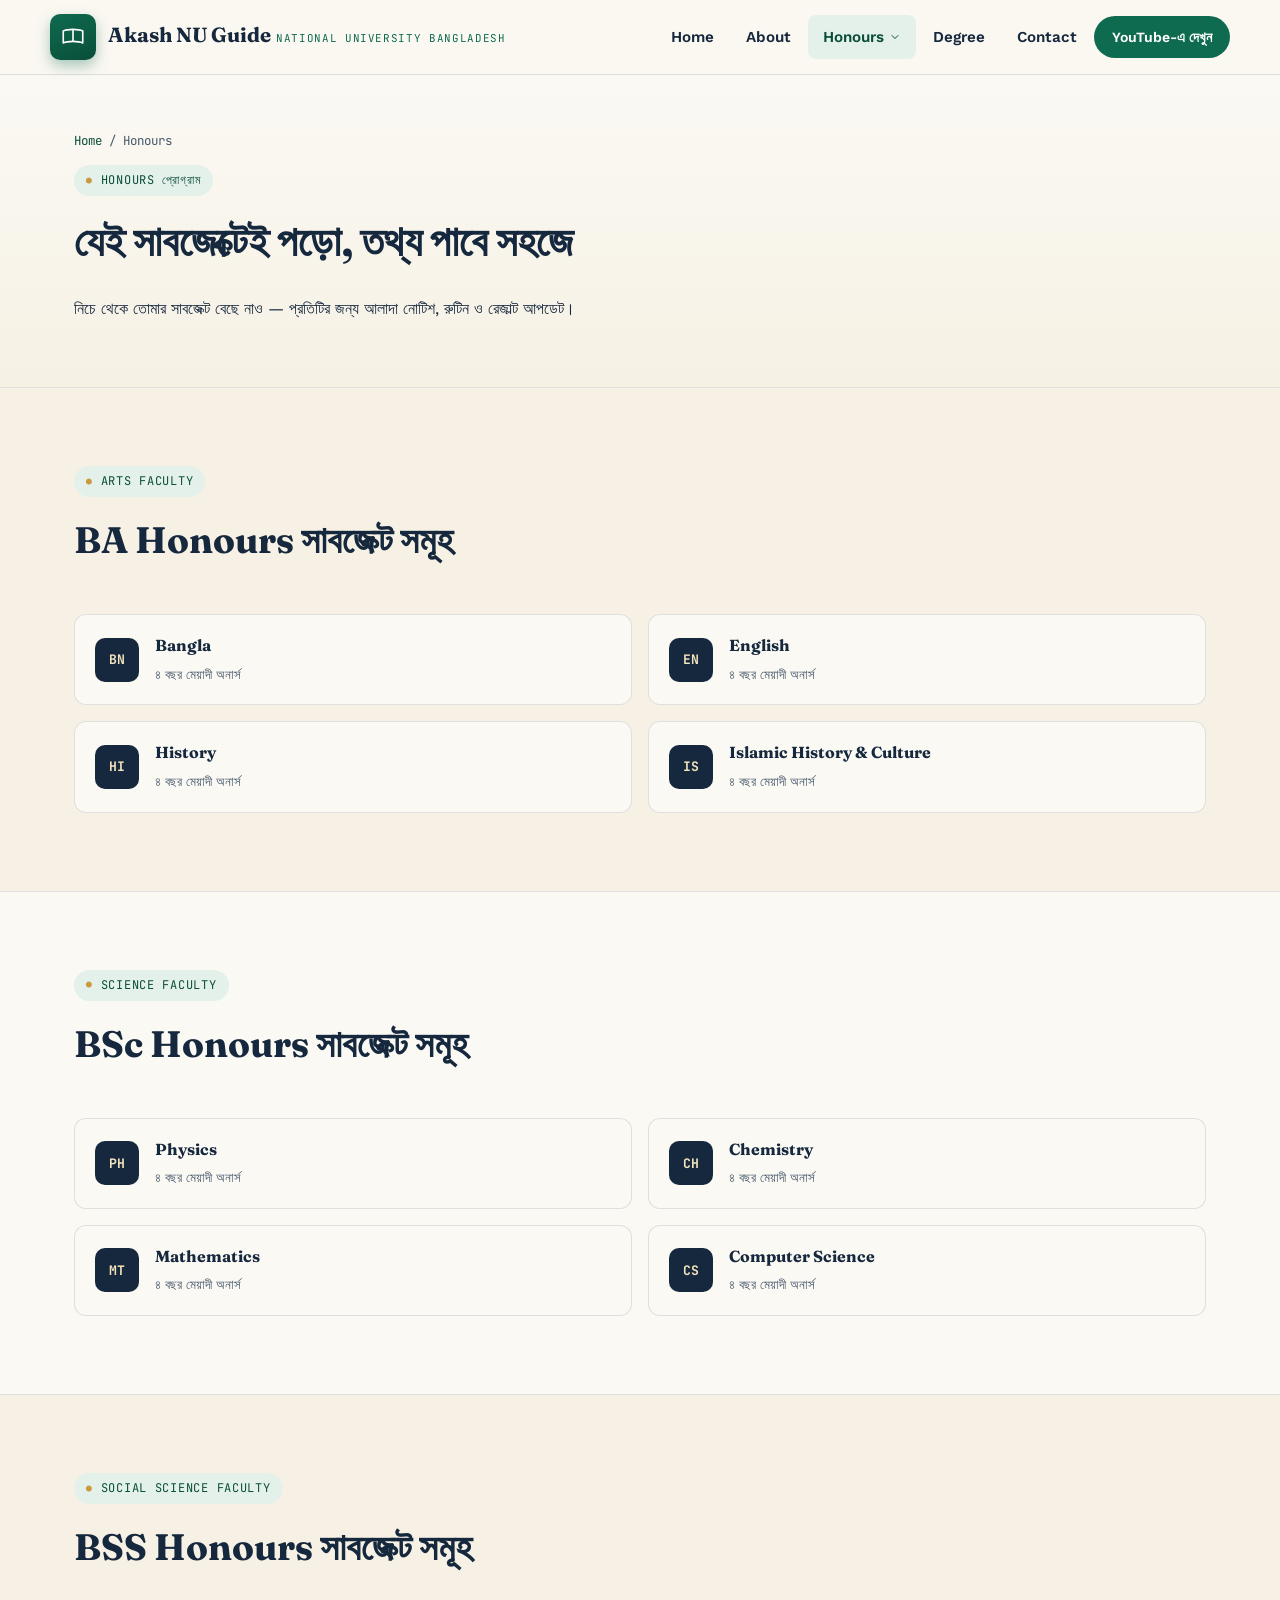
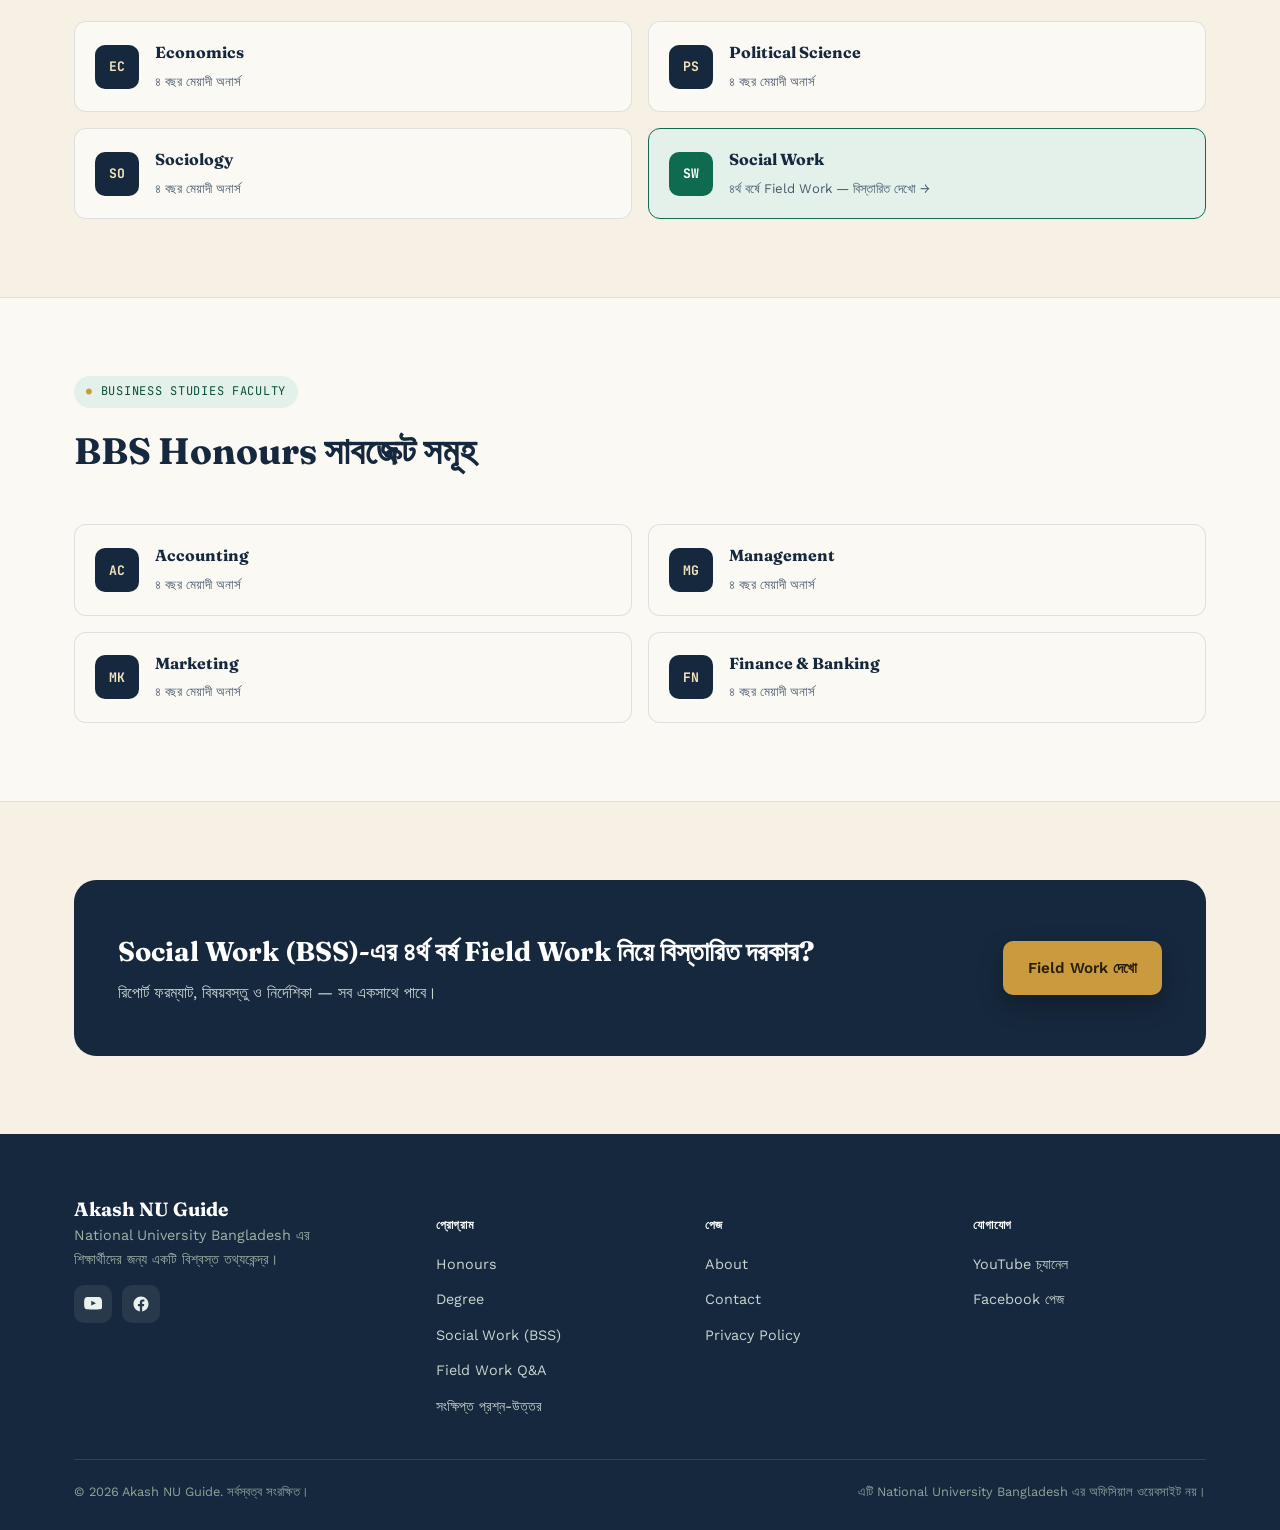
<file: honours.html>
<!DOCTYPE html>
<html lang="bn">
<head>
<meta charset="UTF-8">
<meta name="viewport" content="width=device-width, initial-scale=1.0">
<title>Honours Subjects | NU University — Akash NU Guide</title>
<meta name="description" content="National University Bangladesh Honours প্রোগ্রামের সকল সাবজেক্ট — BA, BSc, BSS, BBS — নোটিশ, রুটিন ও রেজাল্ট সংক্রান্ত তথ্য এক জায়গায়।">
<meta name="keywords" content="NU Honours, NU University, BA Honours, BSc Honours, BSS Honours, BBS Honours, National University Subject List">
<link rel="canonical" href="https://akashnuguide.vercel.app/honours.html">
<link rel="stylesheet" href="style.css">
</head>
<body>
<div class="bg-motes" aria-hidden="true"></div>

<header class="site-header">
  <div class="container nav-row">
    <a href="index.html" class="brand">
      <span class="brand-mark">
        <svg viewBox="0 0 24 24" fill="none"><path d="M3 6.5C3 6.5 6 5 12 5C18 5 21 6.5 21 6.5V17.5C21 17.5 18 16 12 16C6 16 3 17.5 3 17.5V6.5Z" stroke="#fff" stroke-width="1.5" stroke-linejoin="round"/><path d="M12 5V16" stroke="#fff" stroke-width="1.5"/></svg>
      </span>
      <span class="brand-text">
        <span class="name">Akash NU Guide</span>
        <span class="tagline">National University Bangladesh</span>
      </span>
    </a>
    <nav class="main-nav" aria-label="Primary">
      <ul>
        <li><a href="index.html" class="nav-link">Home</a></li>
        <li><a href="about.html" class="nav-link">About</a></li>
        <li class="has-dropdown">
          <a href="honours.html" class="nav-link active">Honours
            <svg class="chev" width="12" height="12" viewBox="0 0 24 24" fill="none"><path d="M6 9l6 6 6-6" stroke="currentColor" stroke-width="2" stroke-linecap="round"/></svg>
          </a>
          <div class="dropdown">
            <a href="honours.html#ba">BA <span class="code">Honours</span></a>
            <a href="honours.html#bsc">BSc <span class="code">Honours</span></a>
            <a href="honours.html#bss">BSS <span class="code">Honours</span></a>
            <a href="honours.html#bbs">BBS <span class="code">Honours</span></a>
            <a href="social-work.html">Social Work (BSS) <span class="code">নতুন</span></a>
            <a href="field-work.html">Field Work Q&amp;A <span class="code">হট</span></a>
            <a href="short-questions.html">সংক্ষিপ্ত প্রশ্ন-উত্তর <span class="code">নতুন</span></a>
            <a href="nusocialworkfieldworkreport.html">মাঠকর্মের খাতা লেখার সম্পূর্ণ নিয়ম<span class="code">নতুন</span></a>
          </div>
        </li>
        <li><a href="degree.html" class="nav-link">Degree</a></li>
        <li><a href="contact.html" class="nav-link">Contact</a></li>
      </ul>
      <a href="https://www.youtube.com/@AkashNUGuide" target="_blank" rel="noopener" class="nav-link nav-cta">YouTube-এ দেখুন</a>
    </nav>
    <button class="nav-toggle" aria-label="মেনু খুলুন" aria-expanded="false"><span></span></button>
  </div>
</header>

<main>
  <section class="page-hero">
    <div class="container">
      <div class="breadcrumb"><a href="index.html">Home</a> / Honours</div>
      <span class="eyebrow">Honours প্রোগ্রাম</span>
      <h1>যেই সাবজেক্টেই পড়ো, তথ্য পাবে সহজে</h1>
      <p class="lede" style="max-width:62ch">নিচে থেকে তোমার সাবজেক্ট বেছে নাও — প্রতিটির জন্য আলাদা নোটিশ, রুটিন ও রেজাল্ট আপডেট।</p>
    </div>
  </section>

  <section id="ba">
    <div class="container">
      <div class="section-head">
        <span class="eyebrow">Arts Faculty</span>
        <h2>BA Honours সাবজেক্ট সমূহ</h2>
      </div>
      <div class="subject-list">
        <div class="subject-item"><span class="badge">BN</span><div><h4>Bangla</h4><span>৪ বছর মেয়াদী অনার্স</span></div></div>
        <div class="subject-item"><span class="badge">EN</span><div><h4>English</h4><span>৪ বছর মেয়াদী অনার্স</span></div></div>
        <div class="subject-item"><span class="badge">HI</span><div><h4>History</h4><span>৪ বছর মেয়াদী অনার্স</span></div></div>
        <div class="subject-item"><span class="badge">IS</span><div><h4>Islamic History &amp; Culture</h4><span>৪ বছর মেয়াদী অনার্স</span></div></div>
      </div>
    </div>
  </section>

  <section class="alt-bg" id="bsc">
    <div class="container">
      <div class="section-head">
        <span class="eyebrow">Science Faculty</span>
        <h2>BSc Honours সাবজেক্ট সমূহ</h2>
      </div>
      <div class="subject-list">
        <div class="subject-item"><span class="badge">PH</span><div><h4>Physics</h4><span>৪ বছর মেয়াদী অনার্স</span></div></div>
        <div class="subject-item"><span class="badge">CH</span><div><h4>Chemistry</h4><span>৪ বছর মেয়াদী অনার্স</span></div></div>
        <div class="subject-item"><span class="badge">MT</span><div><h4>Mathematics</h4><span>৪ বছর মেয়াদী অনার্স</span></div></div>
        <div class="subject-item"><span class="badge">CS</span><div><h4>Computer Science</h4><span>৪ বছর মেয়াদী অনার্স</span></div></div>
      </div>
    </div>
  </section>

  <section id="bss">
    <div class="container">
      <div class="section-head">
        <span class="eyebrow">Social Science Faculty</span>
        <h2>BSS Honours সাবজেক্ট সমূহ</h2>
      </div>
      <div class="subject-list">
        <div class="subject-item"><span class="badge">EC</span><div><h4>Economics</h4><span>৪ বছর মেয়াদী অনার্স</span></div></div>
        <div class="subject-item"><span class="badge">PS</span><div><h4>Political Science</h4><span>৪ বছর মেয়াদী অনার্স</span></div></div>
        <div class="subject-item"><span class="badge">SO</span><div><h4>Sociology</h4><span>৪ বছর মেয়াদী অনার্স</span></div></div>
        <a href="social-work.html" class="subject-item featured">
          <span class="badge">SW</span>
          <div><h4>Social Work</h4><span>৪র্থ বর্ষে Field Work — বিস্তারিত দেখো →</span></div>
        </a>
      </div>
    </div>
  </section>

  <section class="alt-bg" id="bbs">
    <div class="container">
      <div class="section-head">
        <span class="eyebrow">Business Studies Faculty</span>
        <h2>BBS Honours সাবজেক্ট সমূহ</h2>
      </div>
      <div class="subject-list">
        <div class="subject-item"><span class="badge">AC</span><div><h4>Accounting</h4><span>৪ বছর মেয়াদী অনার্স</span></div></div>
        <div class="subject-item"><span class="badge">MG</span><div><h4>Management</h4><span>৪ বছর মেয়াদী অনার্স</span></div></div>
        <div class="subject-item"><span class="badge">MK</span><div><h4>Marketing</h4><span>৪ বছর মেয়াদী অনার্স</span></div></div>
        <div class="subject-item"><span class="badge">FN</span><div><h4>Finance &amp; Banking</h4><span>৪ বছর মেয়াদী অনার্স</span></div></div>
      </div>
    </div>
  </section>

  <section>
    <div class="container">
      <div class="cta-band">
        <div>
          <h2>Social Work (BSS)-এর ৪র্থ বর্ষ Field Work নিয়ে বিস্তারিত দরকার?</h2>
          <p>রিপোর্ট ফরম্যাট, বিষয়বস্তু ও নির্দেশিকা — সব একসাথে পাবে।</p>
        </div>
        <a href="social-work.html" class="btn btn-gold">Field Work দেখো</a>
      </div>
    </div>
  </section>
</main>

<footer class="site-footer">
  <div class="container">
    <div class="footer-grid">
      <div class="footer-brand">
        <span class="name" style="color:#fff;font-family:var(--font-display);font-size:1.2rem;font-weight:700">Akash NU Guide</span>
        <p>National University Bangladesh এর শিক্ষার্থীদের জন্য একটি বিশ্বস্ত তথ্যকেন্দ্র।</p>
        <div class="footer-social">
          <a href="https://www.youtube.com/@AkashNUGuide" target="_blank" rel="noopener" aria-label="YouTube"><svg width="18" height="18" viewBox="0 0 24 24" fill="#EAF2ED"><path d="M23.5 6.2s-.2-1.6-1-2.3c-1-1-2-1-2.5-1.1C16.6 2.5 12 2.5 12 2.5h0s-4.6 0-8 .3c-.5 0-1.5.1-2.5 1.1-.8.7-1 2.3-1 2.3S.2 8.1.2 10v1.9c0 1.9.3 3.8.3 3.8s.2 1.6 1 2.3c1 1 2.2.9 2.8 1 2 .2 8.7.3 8.7.3s4.6 0 8-.3c.5-.1 1.5-.1 2.5-1.1.8-.7 1-2.3 1-2.3s.3-1.9.3-3.8V10c0-1.9-.3-3.8-.3-3.8ZM9.7 14.1V7.7l6.3 3.2-6.3 3.2Z"/></svg></a>
          <a href="https://www.facebook.com/akashnuguide" target="_blank" rel="noopener" aria-label="Facebook"><svg width="18" height="18" viewBox="0 0 24 24" fill="#EAF2ED"><path d="M22 12.06C22 6.5 17.5 2 12 2S2 6.5 2 12.06c0 5 3.66 9.16 8.44 9.94v-7.03H7.9v-2.91h2.54V9.85c0-2.5 1.49-3.89 3.77-3.89 1.09 0 2.24.2 2.24.2v2.46h-1.26c-1.24 0-1.63.77-1.63 1.56v1.88h2.78l-.44 2.91h-2.34V22c4.78-.78 8.44-4.94 8.44-9.94Z"/></svg></a>
        </div>
      </div>
      <div>
        <h5>প্রোগ্রাম</h5>
        <ul>
          <li><a href="honours.html">Honours</a></li>
          <li><a href="degree.html">Degree</a></li>
          <li><a href="social-work.html">Social Work (BSS)</a></li>
          <li><a href="field-work.html">Field Work Q&amp;A</a></li>
          <li><a href="short-questions.html">সংক্ষিপ্ত প্রশ্ন-উত্তর</a></li>
        </ul>
      </div>
      <div>
        <h5>পেজ</h5>
        <ul>
          <li><a href="about.html">About</a></li>
          <li><a href="contact.html">Contact</a></li>
          <li><a href="privacy.html">Privacy Policy</a></li>
        </ul>
      </div>
      <div>
        <h5>যোগাযোগ</h5>
        <ul>
          <li><a href="https://www.youtube.com/@AkashNUGuide" target="_blank" rel="noopener">YouTube চ্যানেল</a></li>
          <li><a href="https://www.facebook.com/akashnuguide" target="_blank" rel="noopener">Facebook পেজ</a></li>
        </ul>
      </div>
    </div>
    <div class="footer-bottom">
      <span>© 2026 Akash NU Guide. সর্বস্বত্ব সংরক্ষিত।</span>
      <span>এটি National University Bangladesh এর অফিসিয়াল ওয়েবসাইট নয়।</span>
    </div>
  </div>
</footer>

<script src="script.js"></script>
</body>
</html>
</file>
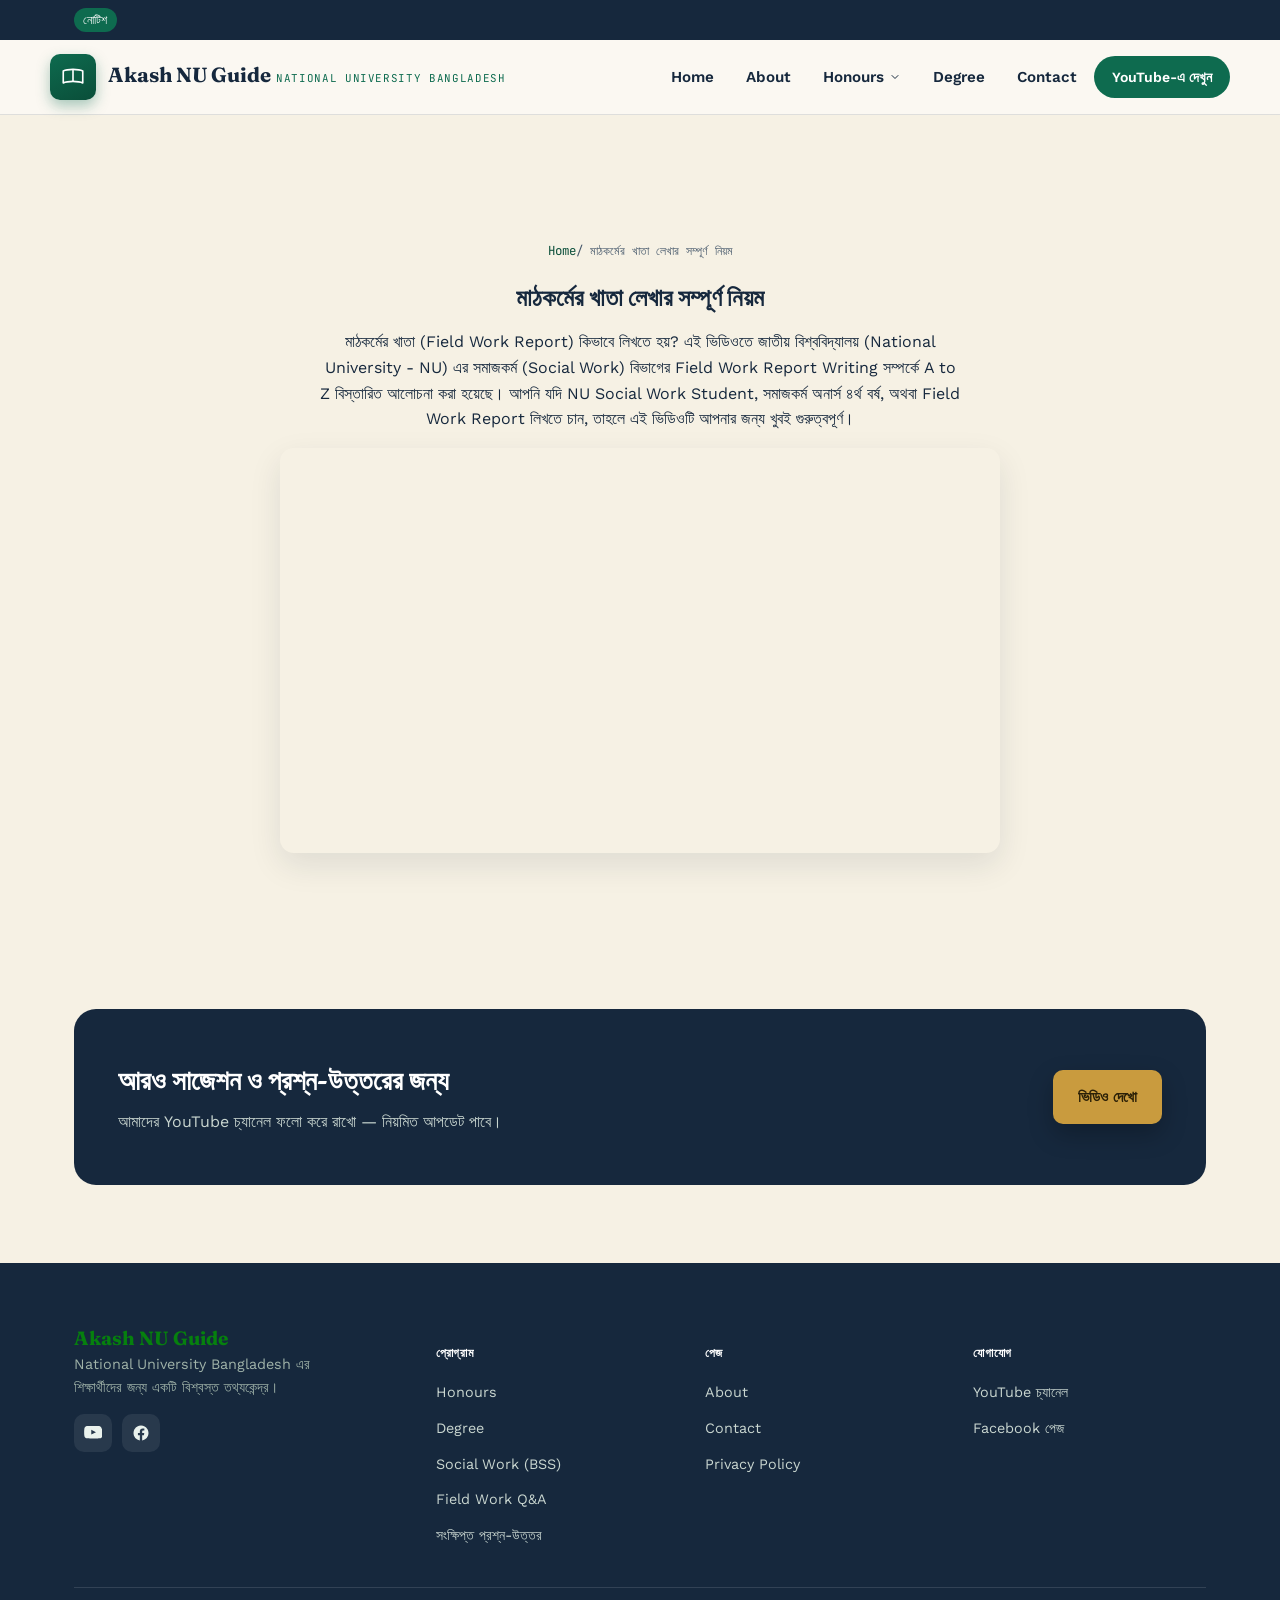
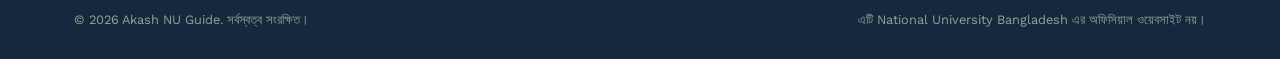
<file: nusocialworkfieldworkreport.html>
<!DOCTYPE html>
<html lang="bn">

<head>
    <meta charset="UTF-8">
    <meta name="viewport" content="width=device-width, initial-scale=1.0">

    <title>😱 মাঠকর্মের খাতা লেখার সম্পূর্ণ নিয়ম | NU Social Work Field Work Report A to Z | Akash NU Guide</title>
    <meta name="description" content="NU Social Work Field Work Report লেখার সম্পূর্ণ নিয়ম — মাঠকর্মের খাতা কীভাবে সাজাবে, কী কী অংশ থাকবে, ধাপে ধাপে ভিডিও গাইড।">
    <meta name="keywords" content="Field Work Report NU, মাঠকর্মের খাতা, Social Work Field Work Report, NU Social Work Report Format">
    <meta name="author" content="Akash NU Guide">
    <link rel="canonical" href="https://akashnuguide.vercel.app/NUSocialWorkFieldWorkReport.html">

    <meta property="og:type" content="article">
    <meta property="og:title" content="মাঠকর্মের খাতা লেখার সম্পূর্ণ নিয়ম | NU Social Work Field Work Report A to Z | Akash NU Guide">
    <meta property="og:description" content="মাঠকর্মের খাতা লেখার সম্পূর্ণ নিয়ম | NU Social Work Field Work Report A to Z | Akash NU Guide">
    <meta property="og:url" content="https://akashnuguide.vercel.app/NUSocialWorkFieldWorkReport.html">
    <meta property="og:site_name" content="Akash NU Guide">
    <meta name="twitter:card" content="summary_large_image">

    <link rel="preconnect" href="https://fonts.googleapis.com">
    <link rel="stylesheet" href="style.css">
</head>

<body>

    <div class="bg-motes" aria-hidden="true"></div>

    <div class="topbar">
        <div class="container">
            <span class="tag">নোটিশ</span>
            <div class="marquee-track">
                <span>সর্বশেষ আপডেট — অনার্স ৪র্থ বর্ষের ফলাফল প্রকাশ সংক্রান্ত বিজ্ঞপ্তি প্রকাশিত হয়েছে · ডিগ্রি ২য়
                    বর্ষের ফরম পূরণের সময়সীমা বৃদ্ধি · সকল আপডেট YouTube ও Facebook পেজে দেখুন</span>
            </div>
        </div>
    </div>

    <header class="site-header">
        <div class="container nav-row">
            <a href="index.html" class="brand">
                <span class="brand-mark">
                    <svg viewBox="0 0 24 24" fill="none">
                        <path
                            d="M3 6.5C3 6.5 6 5 12 5C18 5 21 6.5 21 6.5V17.5C21 17.5 18 16 12 16C6 16 3 17.5 3 17.5V6.5Z"
                            stroke="#fff" stroke-width="1.5" stroke-linejoin="round" />
                        <path d="M12 5V16" stroke="#fff" stroke-width="1.5" />
                    </svg>
                </span>
                <span class="brand-text">
                    <span class="name">Akash NU Guide</span>
                    <span class="tagline">National University Bangladesh</span>
                </span>
            </a>
            <nav class="main-nav" aria-label="Primary">
                <ul>
                    <li><a href="index.html" class="nav-link">Home</a></li>
                    <li><a href="about.html" class="nav-link">About</a></li>
                    <li class="has-dropdown">
                        <a href="honours.html" class="nav-link">Honours
                            <svg class="chev" width="12" height="12" viewBox="0 0 24 24" fill="none">
                                <path d="M6 9l6 6 6-6" stroke="currentColor" stroke-width="2" stroke-linecap="round" />
                            </svg>
                        </a>
                        <div class="dropdown">
                            <a href="honours.html#ba">BA <span class="code">Honours</span></a>
                            <a href="honours.html#bsc">BSc <span class="code">Honours</span></a>
                            <a href="honours.html#bss">BSS <span class="code">Honours</span></a>
                            <a href="honours.html#bbs">BBS <span class="code">Honours</span></a>
                            <a href="social-work.html">Social Work (BSS) <span class="code">নতুন</span></a>
                            <a href="field-work.html">Field Work Q&amp;A <span class="code">হট</span></a>
                            <a href="short-questions.html">সংক্ষিপ্ত প্রশ্ন-উত্তর <span class="code">নতুন</span></a>
                            <a href="NUSocialWorkFieldWorkReport.html">মাঠকর্মের খাতা লেখার সম্পূর্ণ নিয়ম <span class="code">নতুন</span></a>
                            
                        </div>
                    </li>
                    <li><a href="degree.html" class="nav-link">Degree</a></li>
                    <li><a href="contact.html" class="nav-link">Contact</a></li>
                </ul>
                <a href="https://www.youtube.com/@AkashNUGuide" target="_blank" rel="noopener"
                    class="nav-link nav-cta">YouTube-এ দেখুন</a>
            </nav>
            <button class="nav-toggle" aria-label="মেনু খুলুন" aria-expanded="false"><span></span></button>
        </div>
    </header>

     <main>
        <section style="padding-bottom:0;">
            <div class="container" style="padding-top:48px; text-align:center;">
                <div class="breadcrumb" style="justify-content:center; display:flex;">
                    <a href="index.html">Home</a> / মাঠকর্মের খাতা লেখার সম্পূর্ণ নিয়ম
                </div>
                <h1 style="margin-top:18px;">মাঠকর্মের খাতা লেখার সম্পূর্ণ নিয়ম</h1>
                <p class="lede" style="max-width:640px; margin-left:auto; margin-right:auto;">
                    মাঠকর্মের খাতা (Field Work Report) কিভাবে লিখতে হয়? এই ভিডিওতে জাতীয় বিশ্ববিদ্যালয় (National
                    University - NU) এর
                    সমাজকর্ম (Social Work) বিভাগের Field Work Report Writing সম্পর্কে A to Z বিস্তারিত আলোচনা করা
                    হয়েছে।
                    আপনি যদি NU Social Work Student, সমাজকর্ম অনার্স ৪র্থ বর্ষ, অথবা Field Work Report লিখতে চান, তাহলে
                    এই ভিডিওটি আপনার
                    জন্য খুবই গুরুত্বপূর্ণ।
                </p>
            </div>
        </section>

        <section style="padding-top:0;">
            <div class="container">
                <div class="video-embed">
                    <iframe src="https://www.youtube.com/embed/E3bW7Q1orvA?si=ynjxGngNHsphY9VR"
                        title="YouTube video player" frameborder="0"
                        allow="accelerometer; autoplay; clipboard-write; encrypted-media; gyroscope; picture-in-picture; web-share"
                        referrerpolicy="strict-origin-when-cross-origin" allowfullscreen></iframe>
                </div>
            </div>
        </section>

        <section>
            <div class="container">
                <div class="cta-band">
                    <div>
                        <h2>আরও সাজেশন ও প্রশ্ন-উত্তরের জন্য</h2>
                        <p>আমাদের YouTube চ্যানেল ফলো করে রাখো — নিয়মিত আপডেট পাবে।</p>
                    </div>
                    <a href="https://www.youtube.com/@AkashNUGuide" target="_blank" rel="noopener"
                        class="btn btn-gold">ভিডিও দেখো</a>
                </div>
            </div>
        </section>
    </main>

    <footer class="site-footer">
        <div class="container">
            <div class="footer-grid">
                <div class="footer-brand">
                    <span class="name"
                        style="color:#06800e;font-family:var(--font-display);font-size:1.2rem;font-weight:700">Akash NU
                        Guide</span>
                    <p>National University Bangladesh এর শিক্ষার্থীদের জন্য একটি বিশ্বস্ত তথ্যকেন্দ্র।</p>
                    <div class="footer-social">
                        <a href="https://www.youtube.com/@AkashNUGuide" target="_blank" rel="noopener"
                            aria-label="YouTube"><svg width="18" height="18" viewBox="0 0 24 24" fill="#EAF2ED">
                                <path
                                    d="M23.5 6.2s-.2-1.6-1-2.3c-1-1-2-1-2.5-1.1C16.6 2.5 12 2.5 12 2.5h0s-4.6 0-8 .3c-.5 0-1.5.1-2.5 1.1-.8.7-1 2.3-1 2.3S.2 8.1.2 10v1.9c0 1.9.3 3.8.3 3.8s.2 1.6 1 2.3c1 1 2.2.9 2.8 1 2 .2 8.7.3 8.7.3s4.6 0 8-.3c.5-.1 1.5-.1 2.5-1.1.8-.7 1-2.3 1-2.3s.3-1.9.3-3.8V10c0-1.9-.3-3.8-.3-3.8ZM9.7 14.1V7.7l6.3 3.2-6.3 3.2Z" />
                            </svg></a>
                        <a href="https://www.facebook.com/akashnuguide" target="_blank" rel="noopener"
                            aria-label="Facebook"><svg width="18" height="18" viewBox="0 0 24 24" fill="#EAF2ED">
                                <path
                                    d="M22 12.06C22 6.5 17.5 2 12 2S2 6.5 2 12.06c0 5 3.66 9.16 8.44 9.94v-7.03H7.9v-2.91h2.54V9.85c0-2.5 1.49-3.89 3.77-3.89 1.09 0 2.24.2 2.24.2v2.46h-1.26c-1.24 0-1.63.77-1.63 1.56v1.88h2.78l-.44 2.91h-2.34V22c4.78-.78 8.44-4.94 8.44-9.94Z" />
                            </svg></a>
                    </div>
                </div>
                <div>
                    <h5>প্রোগ্রাম</h5>
                    <ul>
                        <li><a href="honours.html">Honours</a></li>
                        <li><a href="degree.html">Degree</a></li>
                        <li><a href="social-work.html">Social Work (BSS)</a></li>
                        <li><a href="field-work.html">Field Work Q&amp;A</a></li>
                        <li><a href="short-questions.html">সংক্ষিপ্ত প্রশ্ন-উত্তর</a></li>
                    </ul>
                </div>
                <div>
                    <h5>পেজ</h5>
                    <ul>
                        <li><a href="about.html">About</a></li>
                        <li><a href="contact.html">Contact</a></li>
                        <li><a href="privacy.html">Privacy Policy</a></li>
                    </ul>
                </div>
                <div>
                    <h5>যোগাযোগ</h5>
                    <ul>
                        <li><a href="https://www.youtube.com/@AkashNUGuide" target="_blank" rel="noopener">YouTube
                                চ্যানেল</a></li>
                        <li><a href="https://www.facebook.com/akashnuguide" target="_blank" rel="noopener">Facebook
                                পেজ</a></li>
                    </ul>
                </div>
            </div>
            <div class="footer-bottom">
                <span>© 2026 Akash NU Guide. সর্বস্বত্ব সংরক্ষিত।</span>
                <span>এটি National University Bangladesh এর অফিসিয়াল ওয়েবসাইট নয়।</span>
            </div>
        </div>
    </footer>

    <script src="script.js"></script>
</body>

</html>
</file>
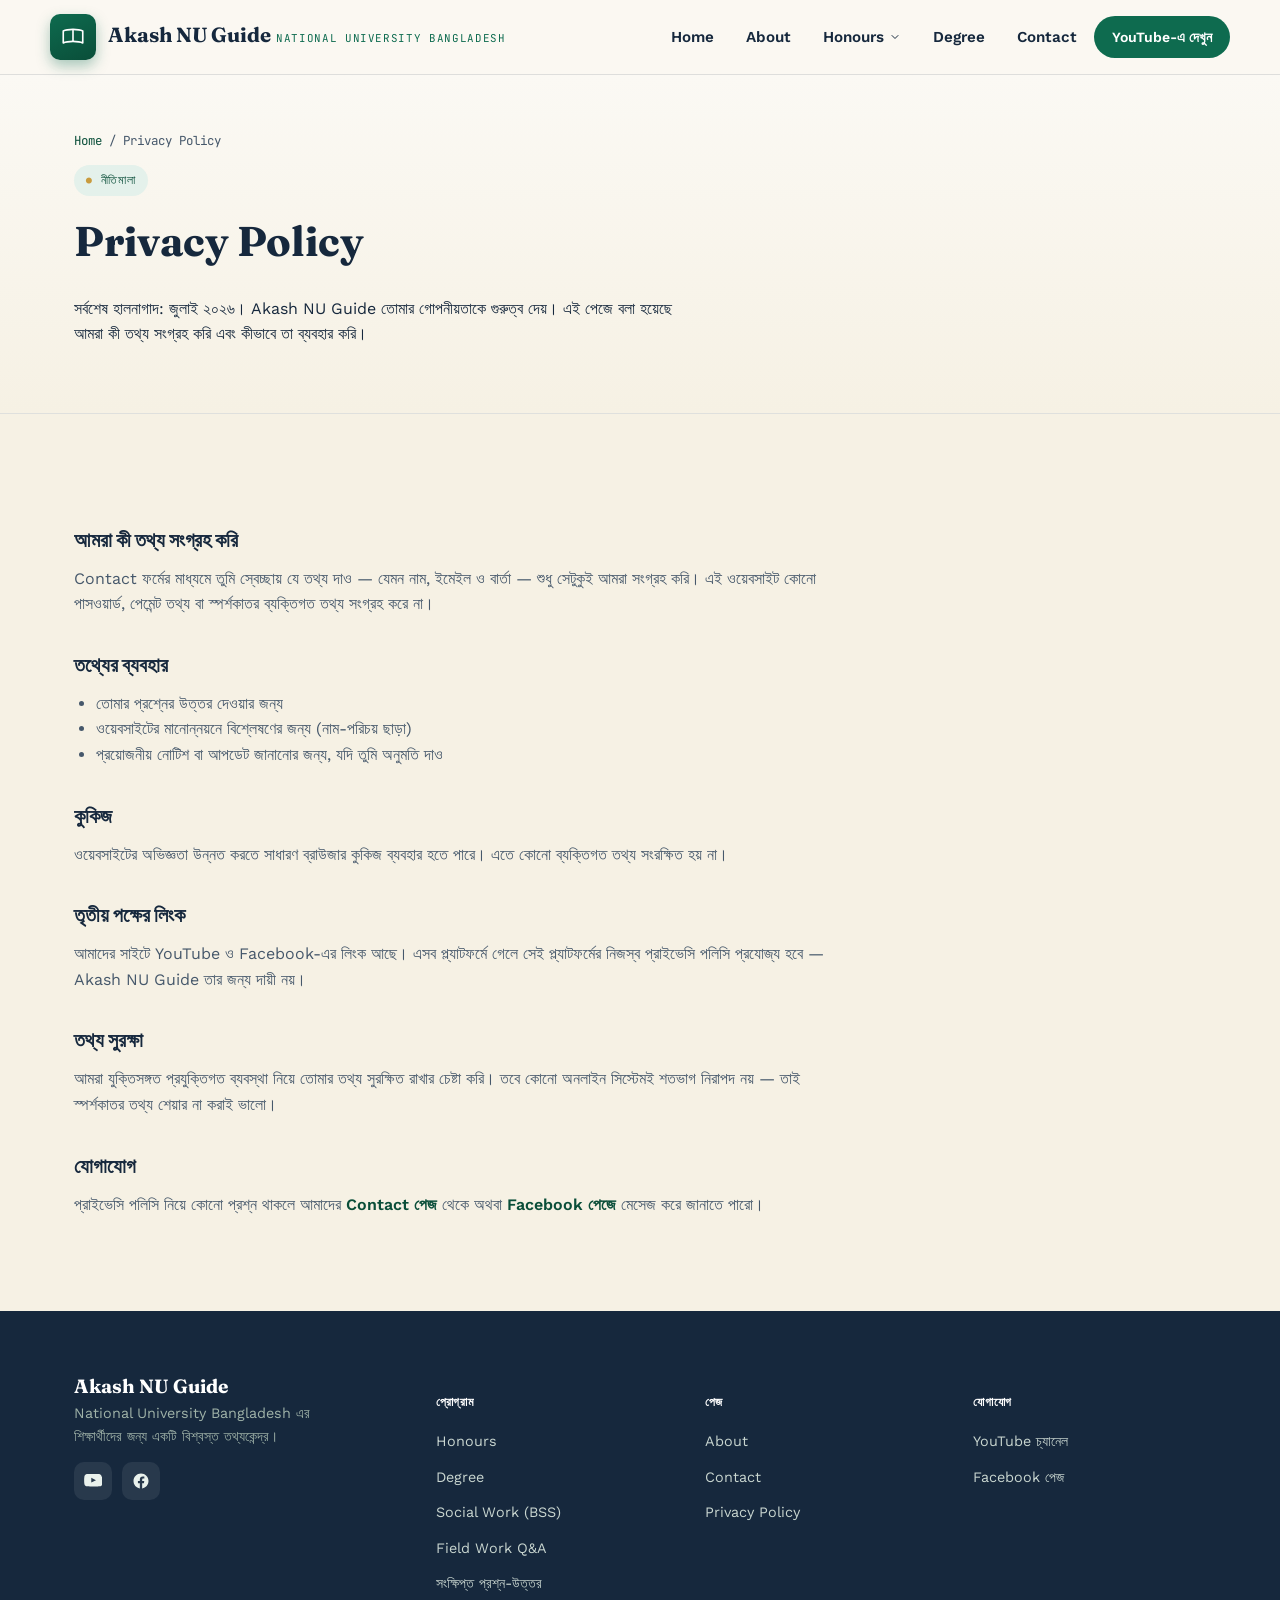
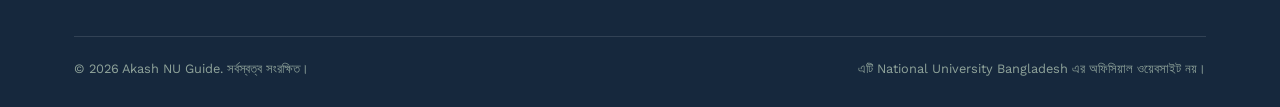
<file: privacy.html>
<!DOCTYPE html>
<html lang="bn">
<head>
<meta charset="UTF-8">
<meta name="viewport" content="width=device-width, initial-scale=1.0">
<title>Privacy Policy | Akash NU Guide</title>
<meta name="description" content="Akash NU Guide এর প্রাইভেসি পলিসি — আমরা কীভাবে তথ্য সংগ্রহ, ব্যবহার ও সংরক্ষণ করি সে সম্পর্কে বিস্তারিত জানুন।">
<link rel="canonical" href="https://akashnuguide.vercel.app/privacy.html">
<meta name="robots" content="index, follow">
<link rel="stylesheet" href="style.css">
</head>
<body>
<div class="bg-motes" aria-hidden="true"></div>

<header class="site-header">
  <div class="container nav-row">
    <a href="index.html" class="brand">
      <span class="brand-mark">
        <svg viewBox="0 0 24 24" fill="none"><path d="M3 6.5C3 6.5 6 5 12 5C18 5 21 6.5 21 6.5V17.5C21 17.5 18 16 12 16C6 16 3 17.5 3 17.5V6.5Z" stroke="#fff" stroke-width="1.5" stroke-linejoin="round"/><path d="M12 5V16" stroke="#fff" stroke-width="1.5"/></svg>
      </span>
      <span class="brand-text">
        <span class="name">Akash NU Guide</span>
        <span class="tagline">National University Bangladesh</span>
      </span>
    </a>
    <nav class="main-nav" aria-label="Primary">
      <ul>
        <li><a href="index.html" class="nav-link">Home</a></li>
        <li><a href="about.html" class="nav-link">About</a></li>
        <li class="has-dropdown">
          <a href="honours.html" class="nav-link">Honours
            <svg class="chev" width="12" height="12" viewBox="0 0 24 24" fill="none"><path d="M6 9l6 6 6-6" stroke="currentColor" stroke-width="2" stroke-linecap="round"/></svg>
          </a>
          <div class="dropdown">
            <a href="honours.html#ba">BA <span class="code">Honours</span></a>
            <a href="honours.html#bsc">BSc <span class="code">Honours</span></a>
            <a href="honours.html#bss">BSS <span class="code">Honours</span></a>
            <a href="honours.html#bbs">BBS <span class="code">Honours</span></a>
            <a href="social-work.html">Social Work (BSS) <span class="code">নতুন</span></a>
            <a href="field-work.html">Field Work Q&amp;A <span class="code">হট</span></a>
            <a href="short-questions.html">সংক্ষিপ্ত প্রশ্ন-উত্তর <span class="code">নতুন</span></a>
          </div>
        </li>
        <li><a href="degree.html" class="nav-link">Degree</a></li>
        <li><a href="contact.html" class="nav-link">Contact</a></li>
      </ul>
      <a href="https://www.youtube.com/@AkashNUGuide" target="_blank" rel="noopener" class="nav-link nav-cta">YouTube-এ দেখুন</a>
    </nav>
    <button class="nav-toggle" aria-label="মেনু খুলুন" aria-expanded="false"><span></span></button>
  </div>
</header>

<main>
  <section class="page-hero">
    <div class="container">
      <div class="breadcrumb"><a href="index.html">Home</a> / Privacy Policy</div>
      <span class="eyebrow">নীতিমালা</span>
      <h1>Privacy Policy</h1>
      <p class="lede" style="max-width:62ch">সর্বশেষ হালনাগাদ: জুলাই ২০২৬। Akash NU Guide তোমার গোপনীয়তাকে গুরুত্ব দেয়। এই পেজে বলা হয়েছে আমরা কী তথ্য সংগ্রহ করি এবং কীভাবে তা ব্যবহার করি।</p>
    </div>
  </section>

  <section>
    <div class="container">
      <div class="policy-content" style="max-width:760px">
        <h2>আমরা কী তথ্য সংগ্রহ করি</h2>
        <p>Contact ফর্মের মাধ্যমে তুমি স্বেচ্ছায় যে তথ্য দাও — যেমন নাম, ইমেইল ও বার্তা — শুধু সেটুকুই আমরা সংগ্রহ করি। এই ওয়েবসাইট কোনো পাসওয়ার্ড, পেমেন্ট তথ্য বা স্পর্শকাতর ব্যক্তিগত তথ্য সংগ্রহ করে না।</p>

        <h2>তথ্যের ব্যবহার</h2>
        <ul>
          <li>তোমার প্রশ্নের উত্তর দেওয়ার জন্য</li>
          <li>ওয়েবসাইটের মানোন্নয়নে বিশ্লেষণের জন্য (নাম-পরিচয় ছাড়া)</li>
          <li>প্রয়োজনীয় নোটিশ বা আপডেট জানানোর জন্য, যদি তুমি অনুমতি দাও</li>
        </ul>

        <h2>কুকিজ</h2>
        <p>ওয়েবসাইটের অভিজ্ঞতা উন্নত করতে সাধারণ ব্রাউজার কুকিজ ব্যবহার হতে পারে। এতে কোনো ব্যক্তিগত তথ্য সংরক্ষিত হয় না।</p>

        <h2>তৃতীয় পক্ষের লিংক</h2>
        <p>আমাদের সাইটে YouTube ও Facebook-এর লিংক আছে। এসব প্ল্যাটফর্মে গেলে সেই প্ল্যাটফর্মের নিজস্ব প্রাইভেসি পলিসি প্রযোজ্য হবে — Akash NU Guide তার জন্য দায়ী নয়।</p>

        <h2>তথ্য সুরক্ষা</h2>
        <p>আমরা যুক্তিসঙ্গত প্রযুক্তিগত ব্যবস্থা নিয়ে তোমার তথ্য সুরক্ষিত রাখার চেষ্টা করি। তবে কোনো অনলাইন সিস্টেমই শতভাগ নিরাপদ নয় — তাই স্পর্শকাতর তথ্য শেয়ার না করাই ভালো।</p>

        <h2>যোগাযোগ</h2>
        <p>প্রাইভেসি পলিসি নিয়ে কোনো প্রশ্ন থাকলে আমাদের <a href="contact.html" style="color:var(--forest-dark);font-weight:600">Contact পেজ</a> থেকে অথবা <a href="https://www.facebook.com/akashnuguide" target="_blank" rel="noopener" style="color:var(--forest-dark);font-weight:600">Facebook পেজে</a> মেসেজ করে জানাতে পারো।</p>
      </div>
    </div>
  </section>
</main>

<footer class="site-footer">
  <div class="container">
    <div class="footer-grid">
      <div class="footer-brand">
        <span class="name" style="color:#fff;font-family:var(--font-display);font-size:1.2rem;font-weight:700">Akash NU Guide</span>
        <p>National University Bangladesh এর শিক্ষার্থীদের জন্য একটি বিশ্বস্ত তথ্যকেন্দ্র।</p>
        <div class="footer-social">
          <a href="https://www.youtube.com/@AkashNUGuide" target="_blank" rel="noopener" aria-label="YouTube"><svg width="18" height="18" viewBox="0 0 24 24" fill="#EAF2ED"><path d="M23.5 6.2s-.2-1.6-1-2.3c-1-1-2-1-2.5-1.1C16.6 2.5 12 2.5 12 2.5h0s-4.6 0-8 .3c-.5 0-1.5.1-2.5 1.1-.8.7-1 2.3-1 2.3S.2 8.1.2 10v1.9c0 1.9.3 3.8.3 3.8s.2 1.6 1 2.3c1 1 2.2.9 2.8 1 2 .2 8.7.3 8.7.3s4.6 0 8-.3c.5-.1 1.5-.1 2.5-1.1.8-.7 1-2.3 1-2.3s.3-1.9.3-3.8V10c0-1.9-.3-3.8-.3-3.8ZM9.7 14.1V7.7l6.3 3.2-6.3 3.2Z"/></svg></a>
          <a href="https://www.facebook.com/akashnuguide" target="_blank" rel="noopener" aria-label="Facebook"><svg width="18" height="18" viewBox="0 0 24 24" fill="#EAF2ED"><path d="M22 12.06C22 6.5 17.5 2 12 2S2 6.5 2 12.06c0 5 3.66 9.16 8.44 9.94v-7.03H7.9v-2.91h2.54V9.85c0-2.5 1.49-3.89 3.77-3.89 1.09 0 2.24.2 2.24.2v2.46h-1.26c-1.24 0-1.63.77-1.63 1.56v1.88h2.78l-.44 2.91h-2.34V22c4.78-.78 8.44-4.94 8.44-9.94Z"/></svg></a>
        </div>
      </div>
      <div>
        <h5>প্রোগ্রাম</h5>
        <ul>
          <li><a href="honours.html">Honours</a></li>
          <li><a href="degree.html">Degree</a></li>
          <li><a href="social-work.html">Social Work (BSS)</a></li>
          <li><a href="field-work.html">Field Work Q&amp;A</a></li>
          <li><a href="short-questions.html">সংক্ষিপ্ত প্রশ্ন-উত্তর</a></li>
        </ul>
      </div>
      <div>
        <h5>পেজ</h5>
        <ul>
          <li><a href="about.html">About</a></li>
          <li><a href="contact.html">Contact</a></li>
          <li><a href="privacy.html">Privacy Policy</a></li>
        </ul>
      </div>
      <div>
        <h5>যোগাযোগ</h5>
        <ul>
          <li><a href="https://www.youtube.com/@AkashNUGuide" target="_blank" rel="noopener">YouTube চ্যানেল</a></li>
          <li><a href="https://www.facebook.com/akashnuguide" target="_blank" rel="noopener">Facebook পেজ</a></li>
        </ul>
      </div>
    </div>
    <div class="footer-bottom">
      <span>© 2026 Akash NU Guide. সর্বস্বত্ব সংরক্ষিত।</span>
      <span>এটি National University Bangladesh এর অফিসিয়াল ওয়েবসাইট নয়।</span>
    </div>
  </div>
</footer>

<script src="script.js"></script>
</body>
</html>
</file>
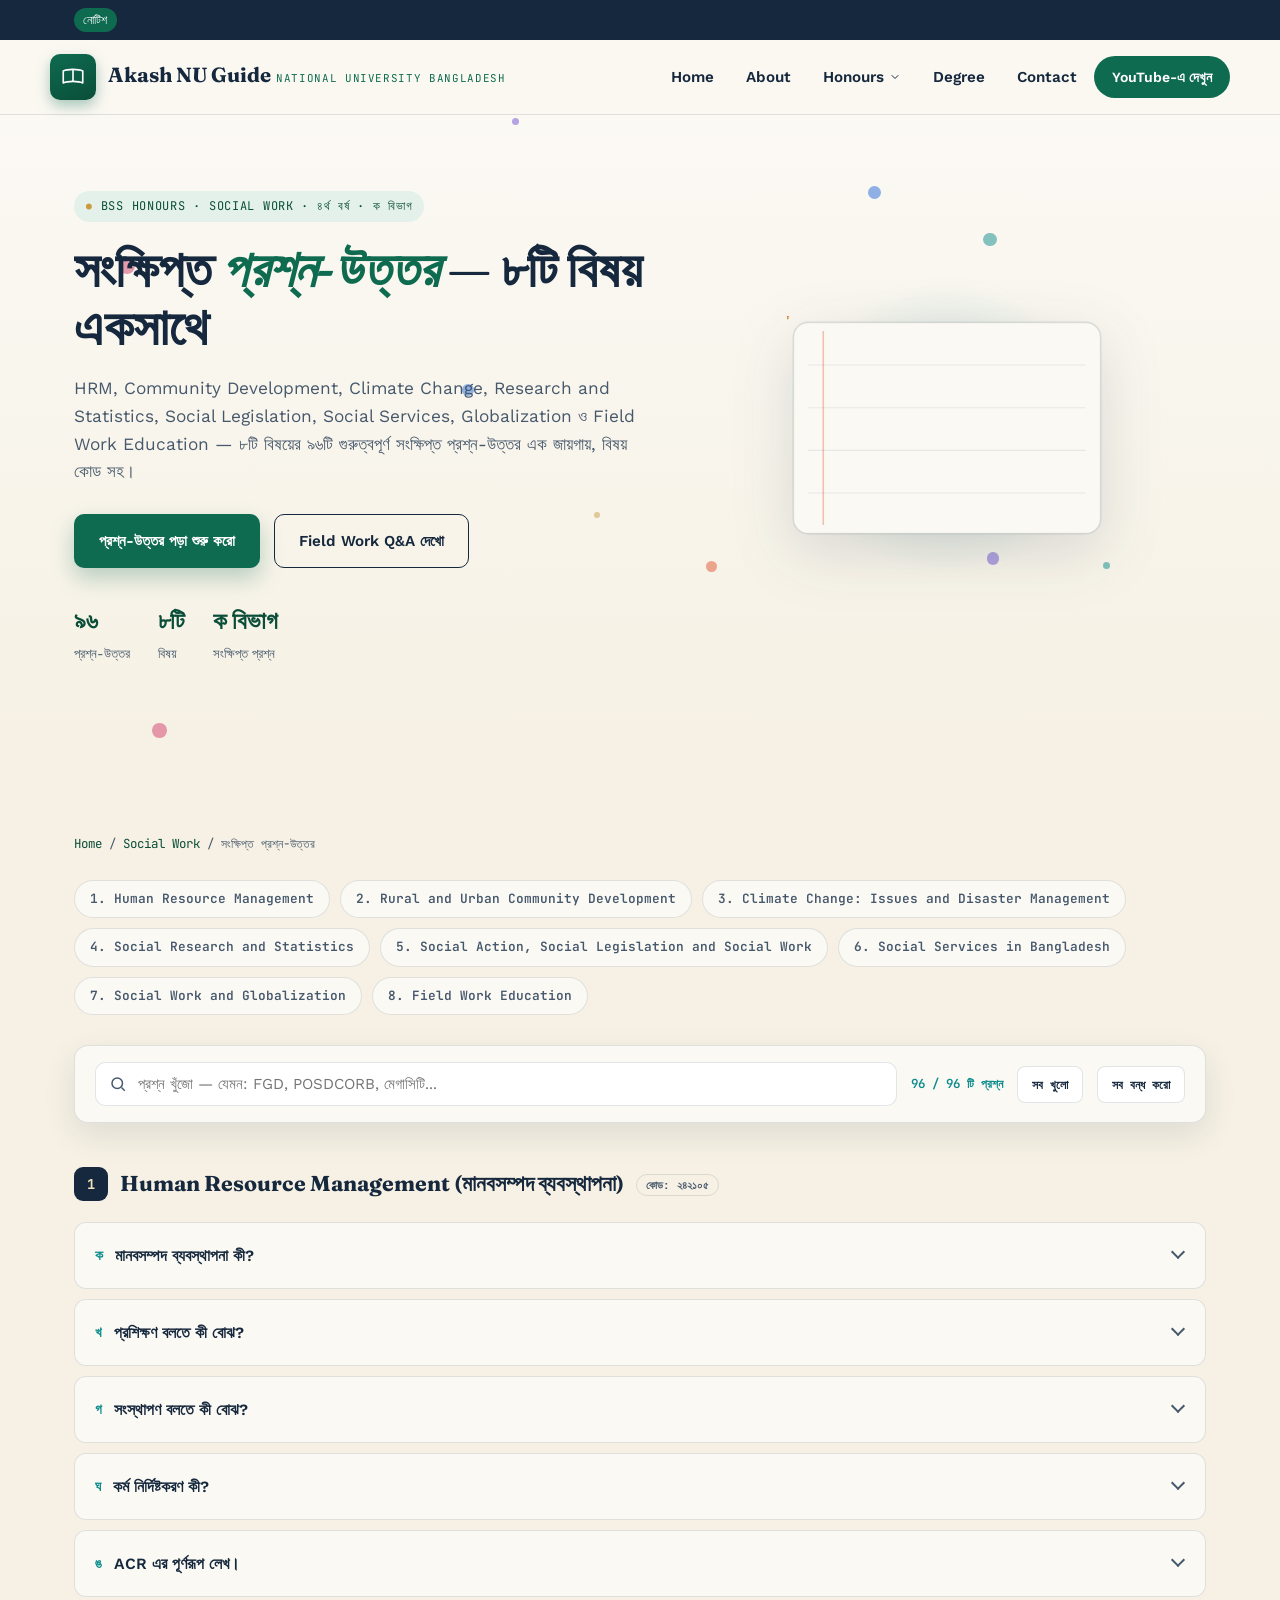
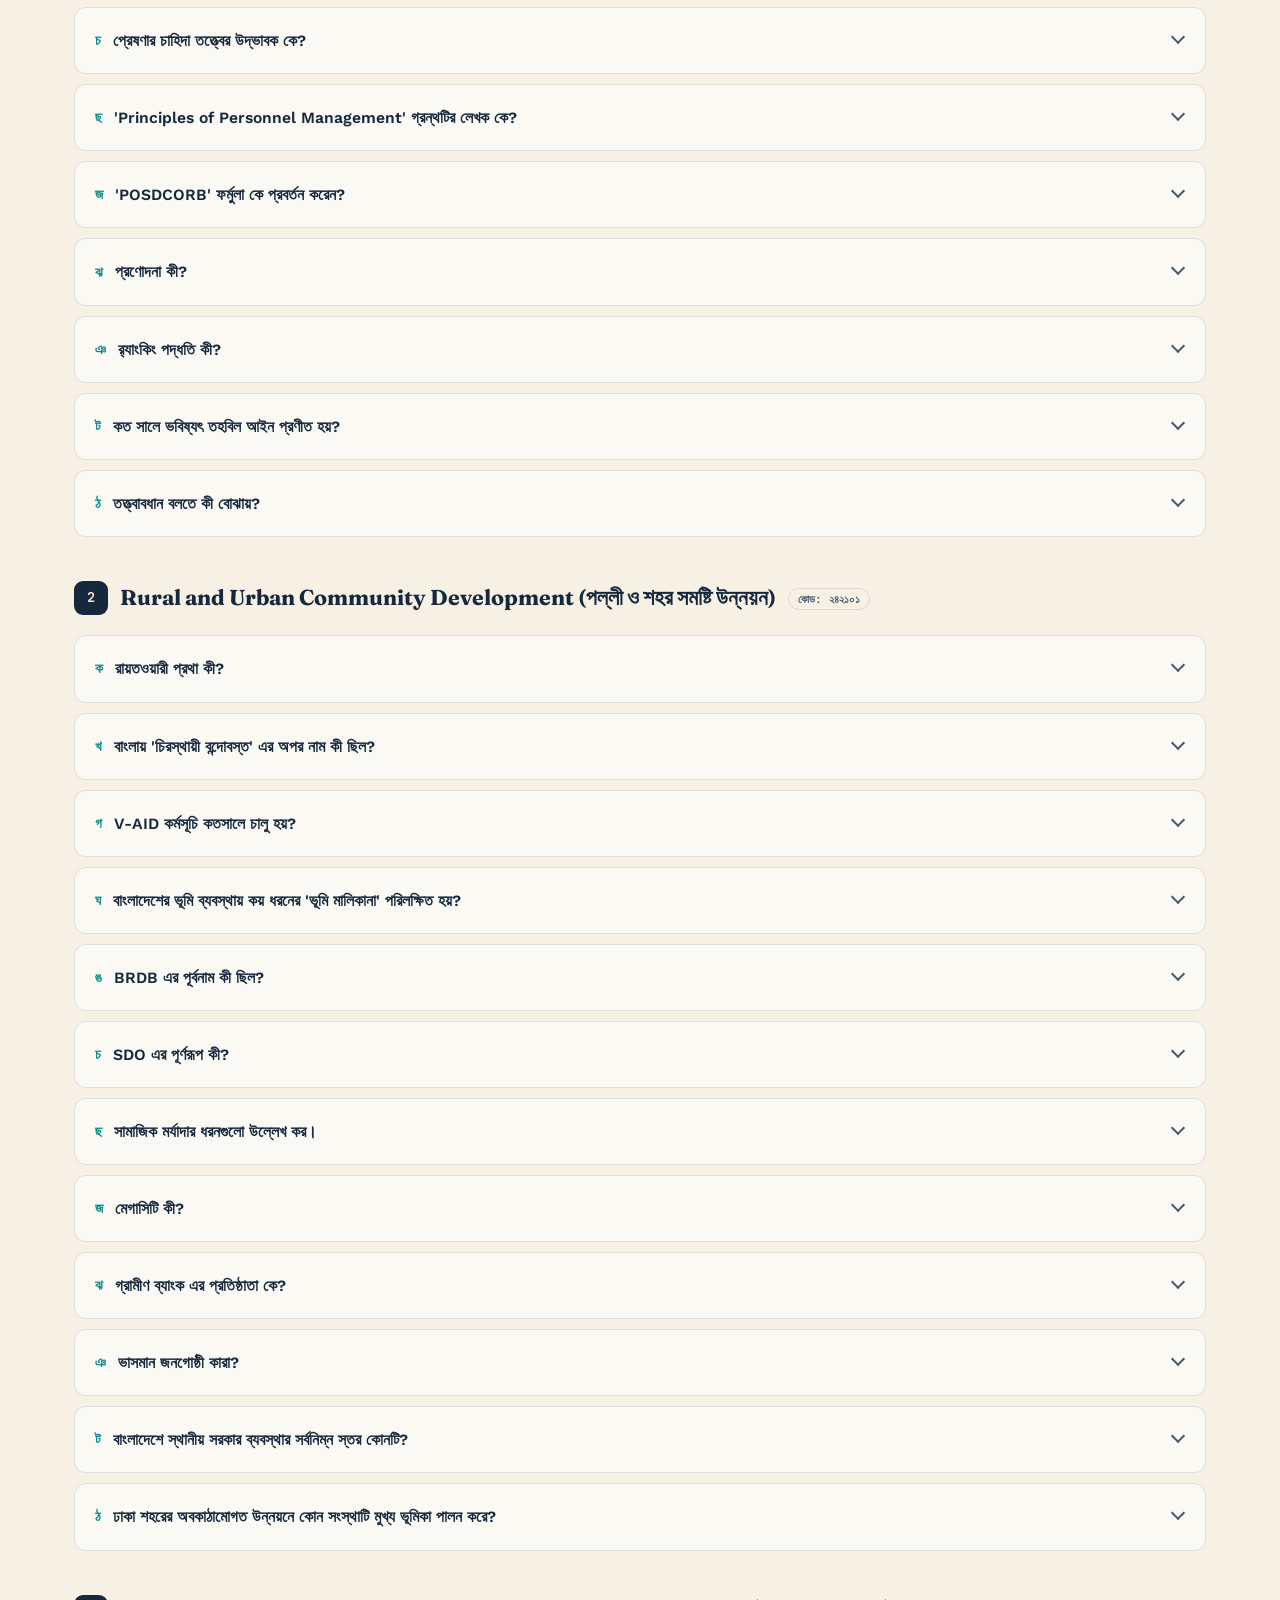
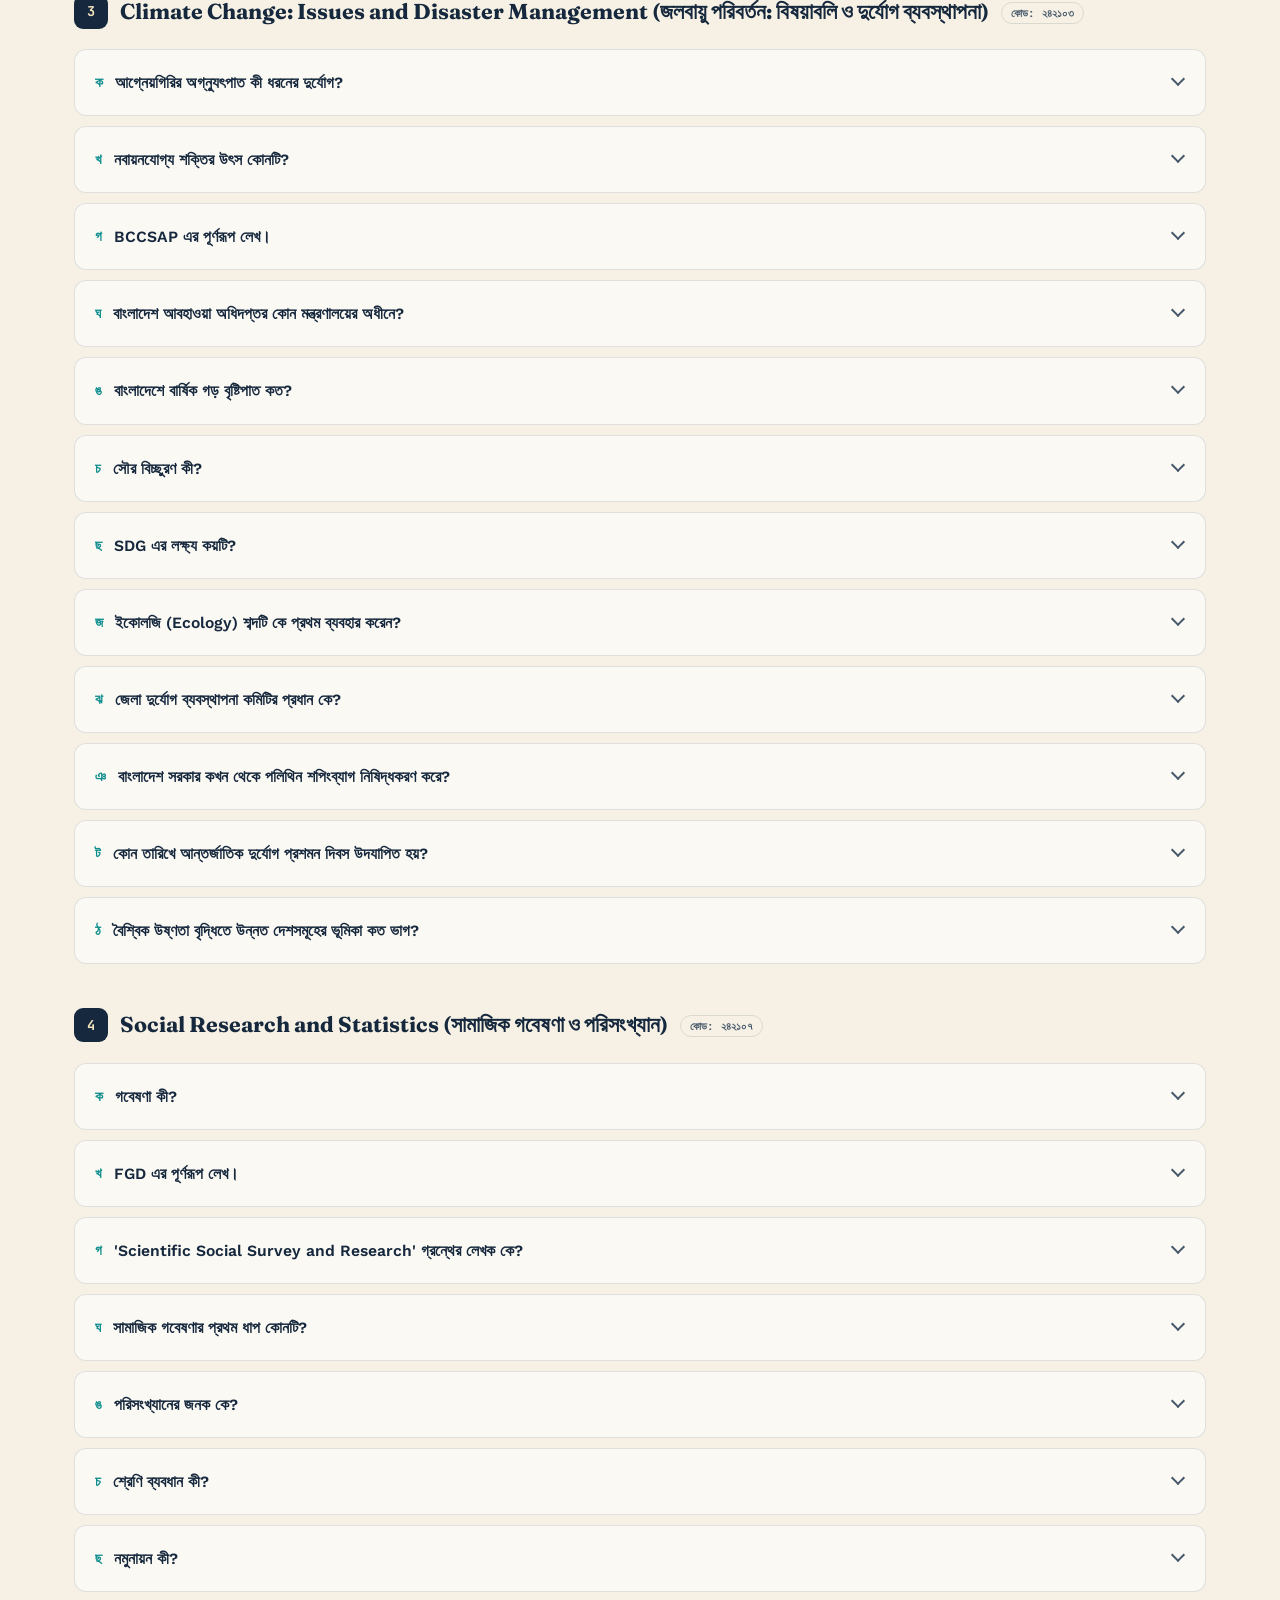
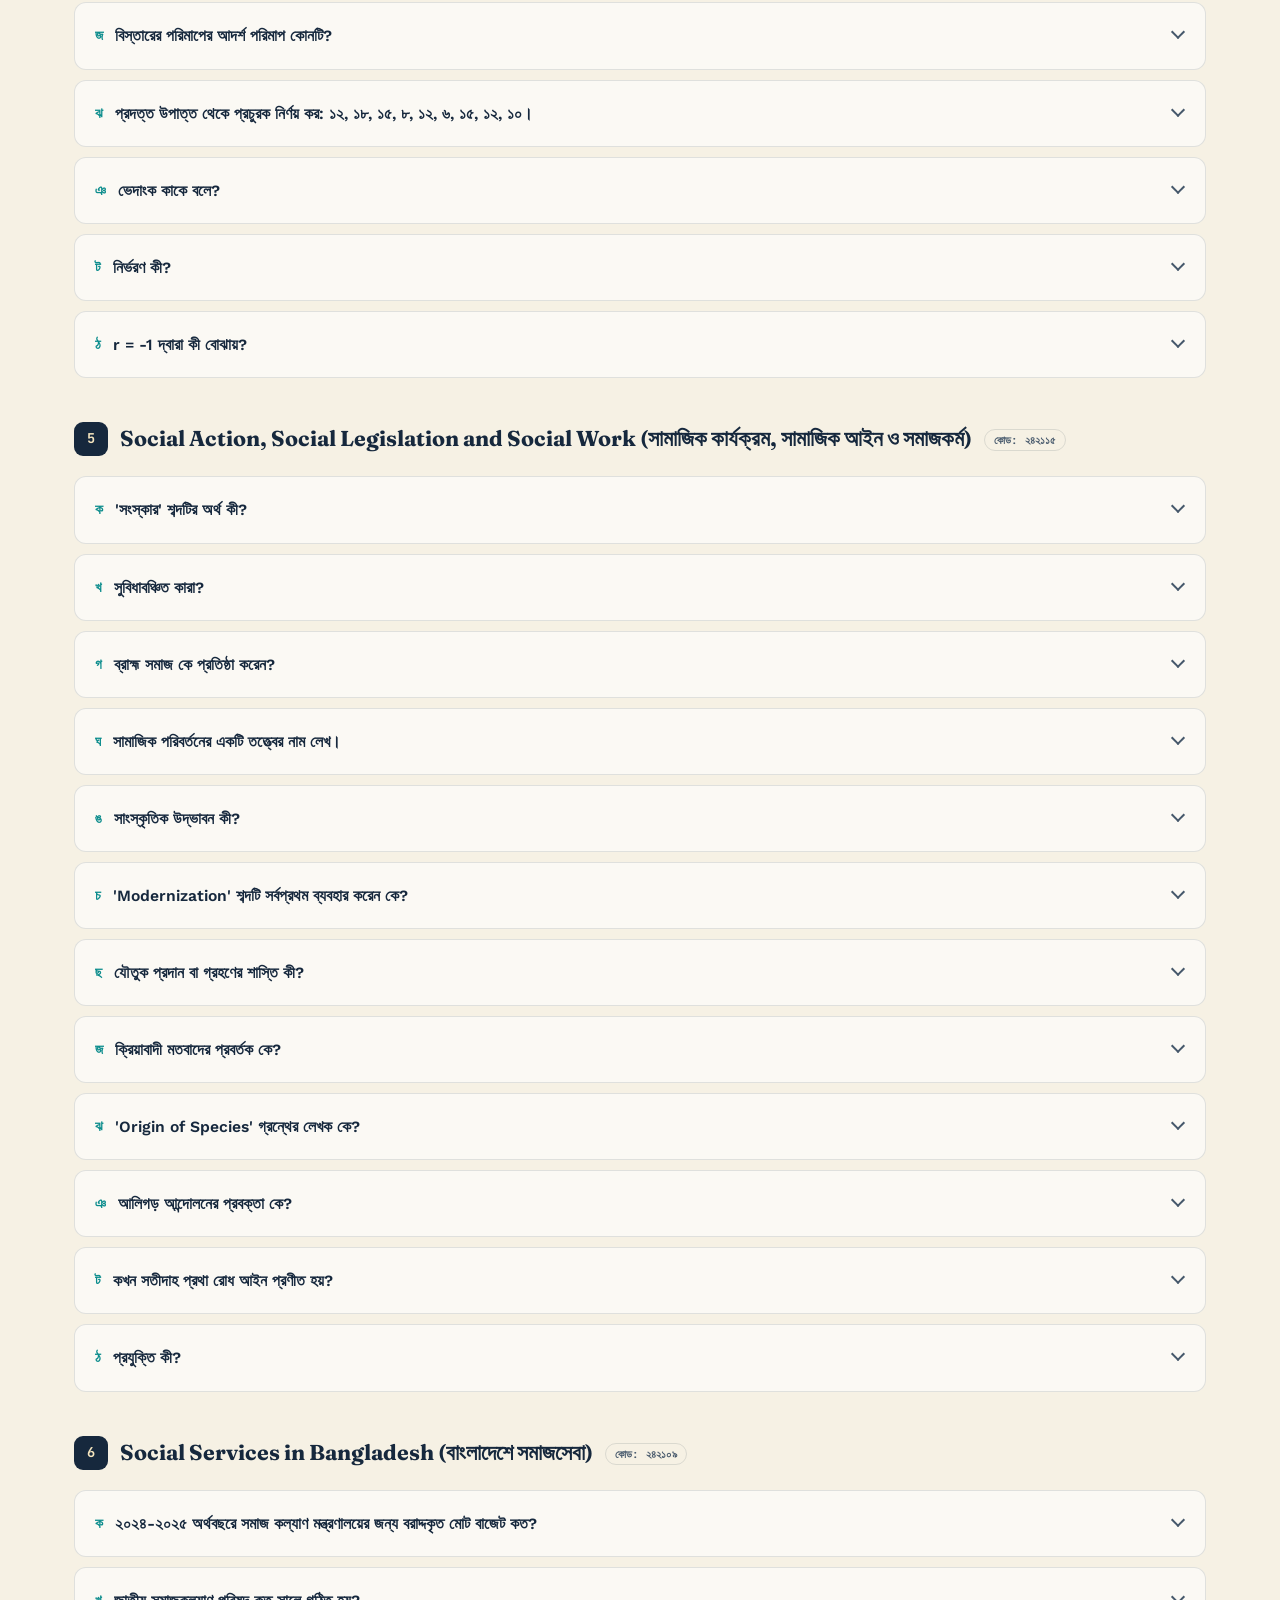
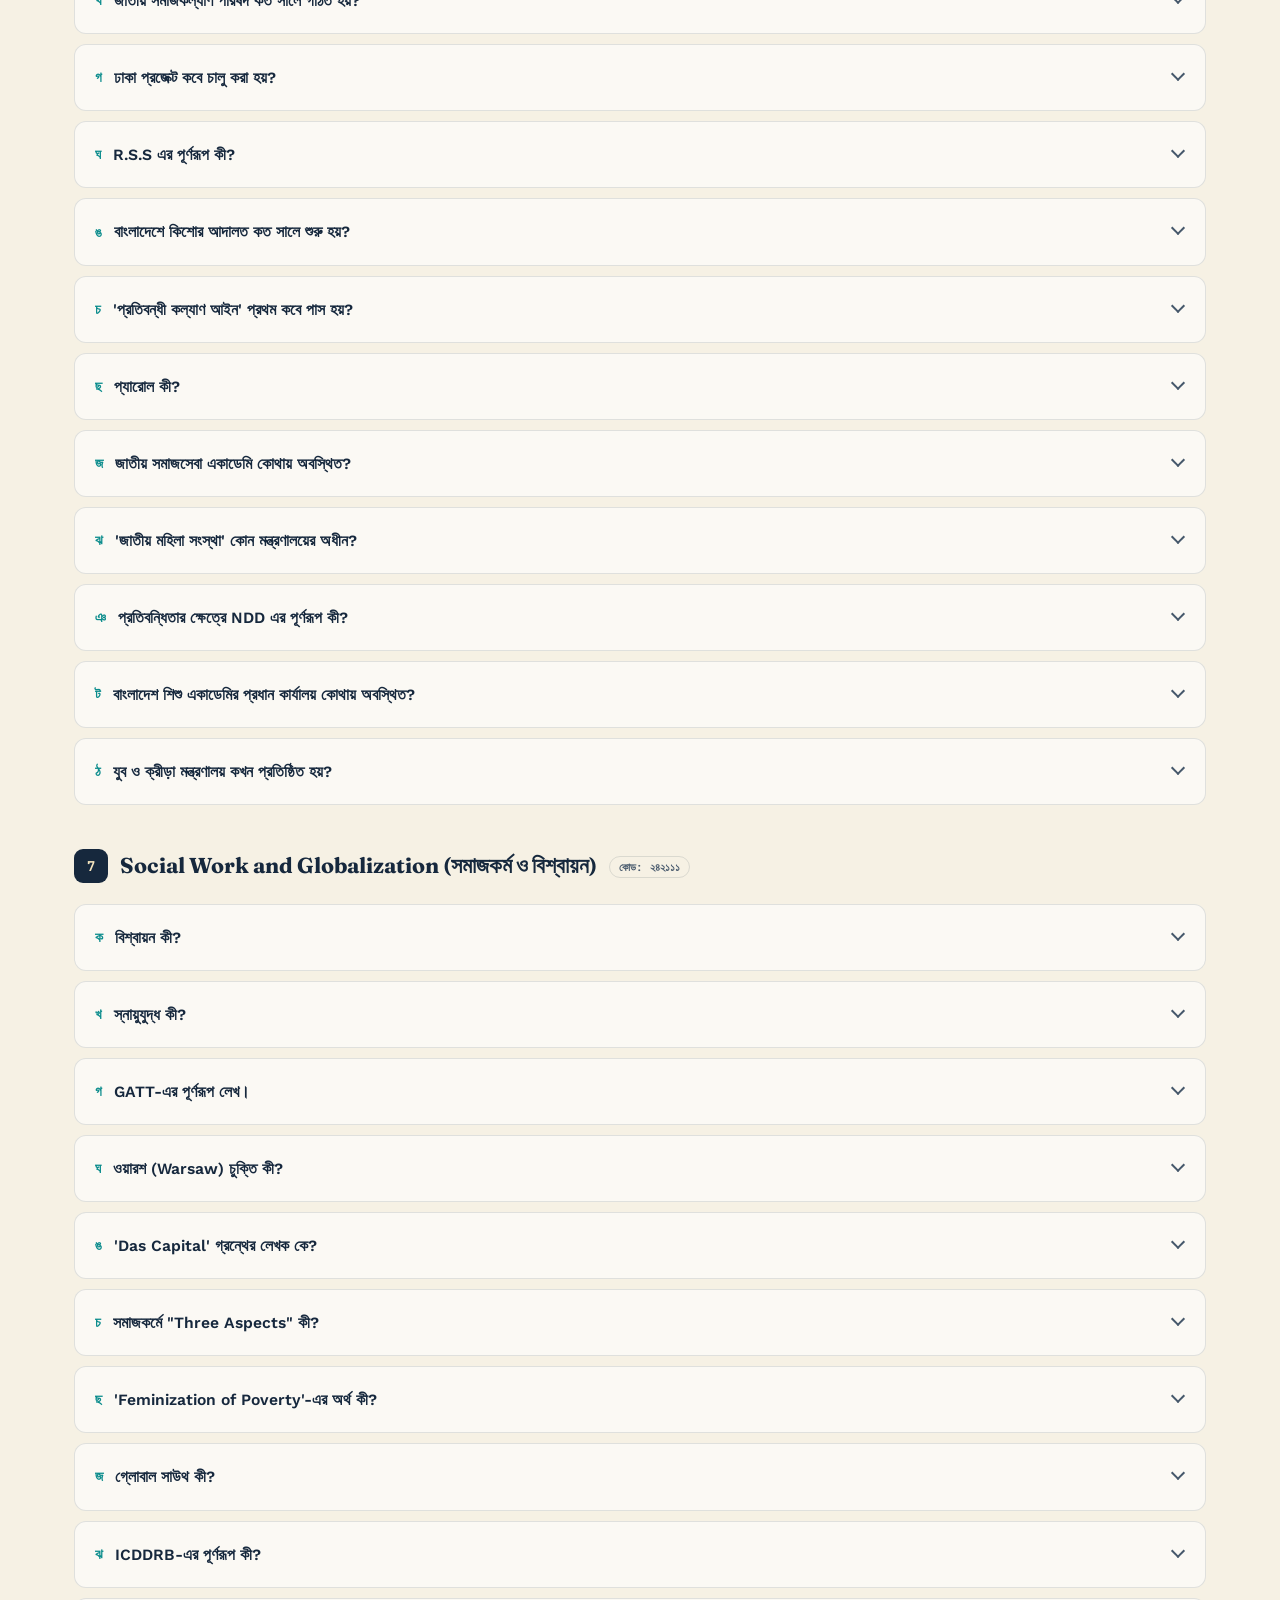
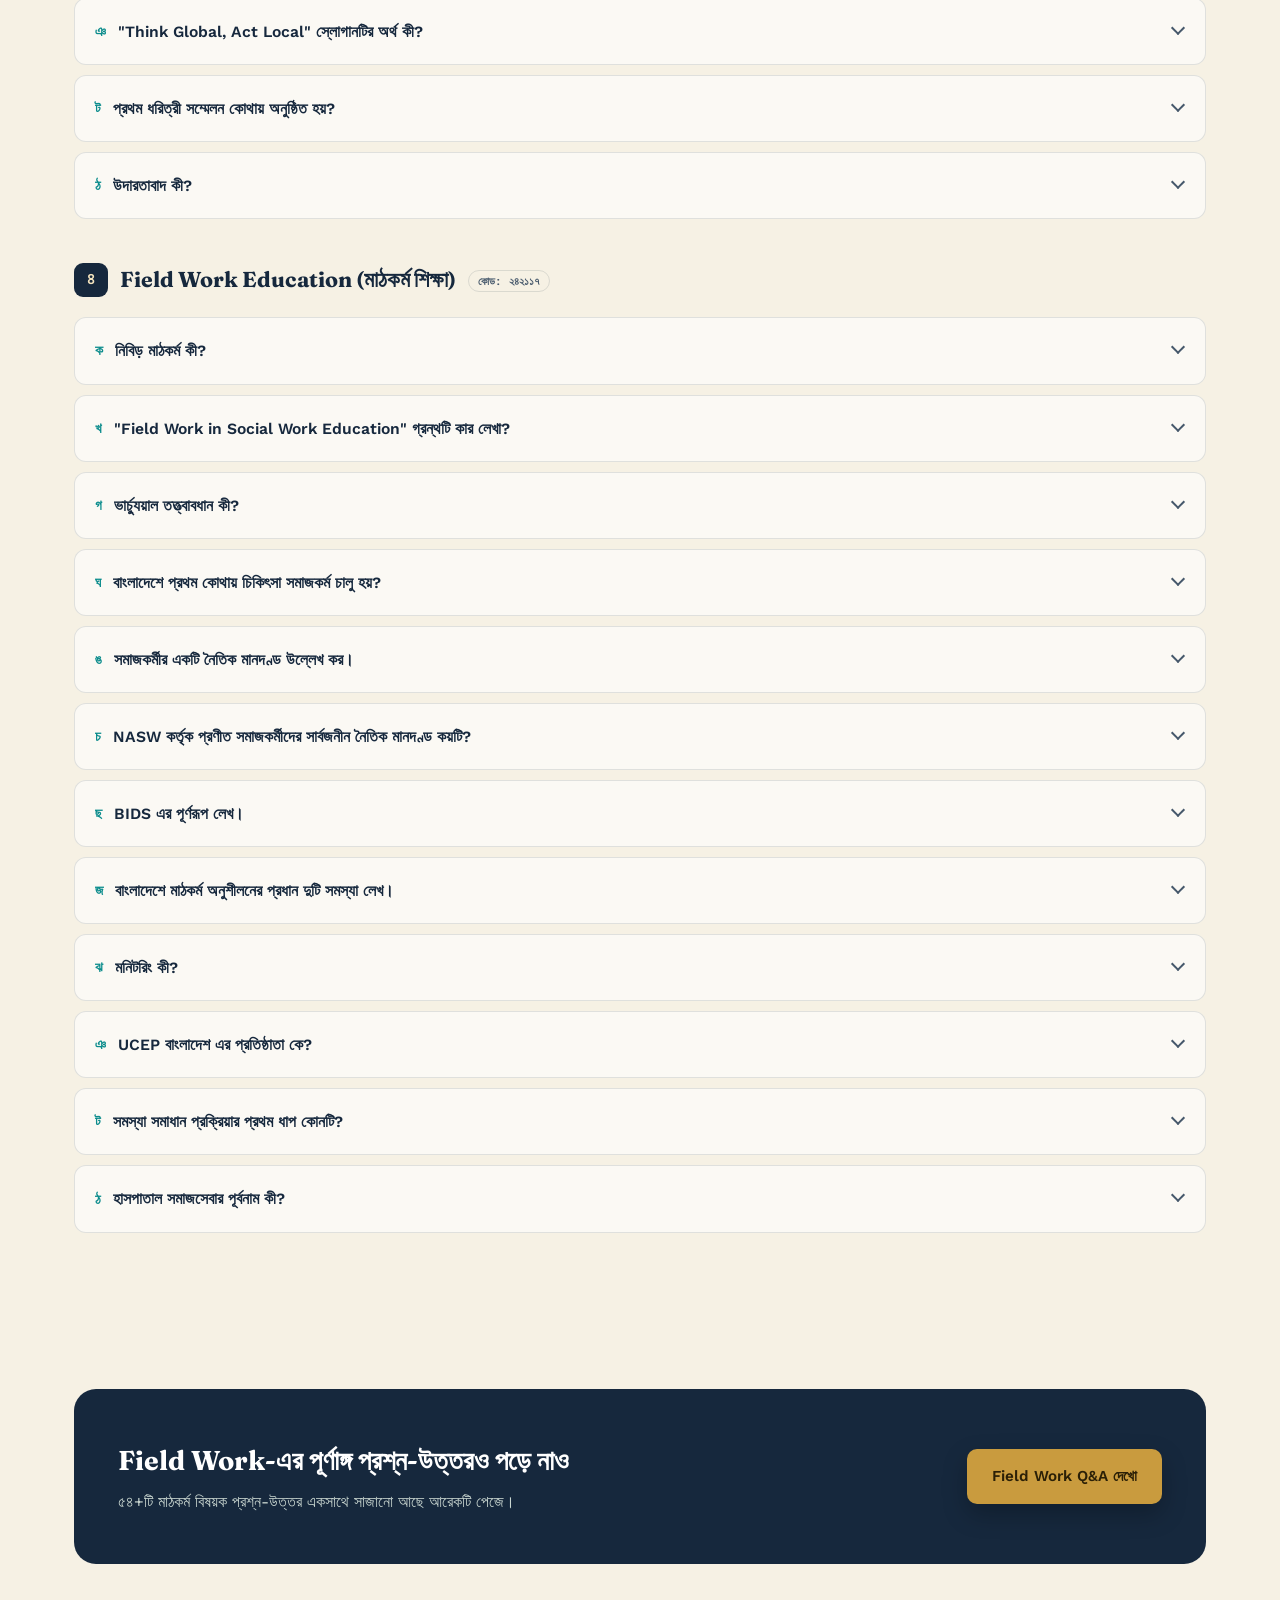
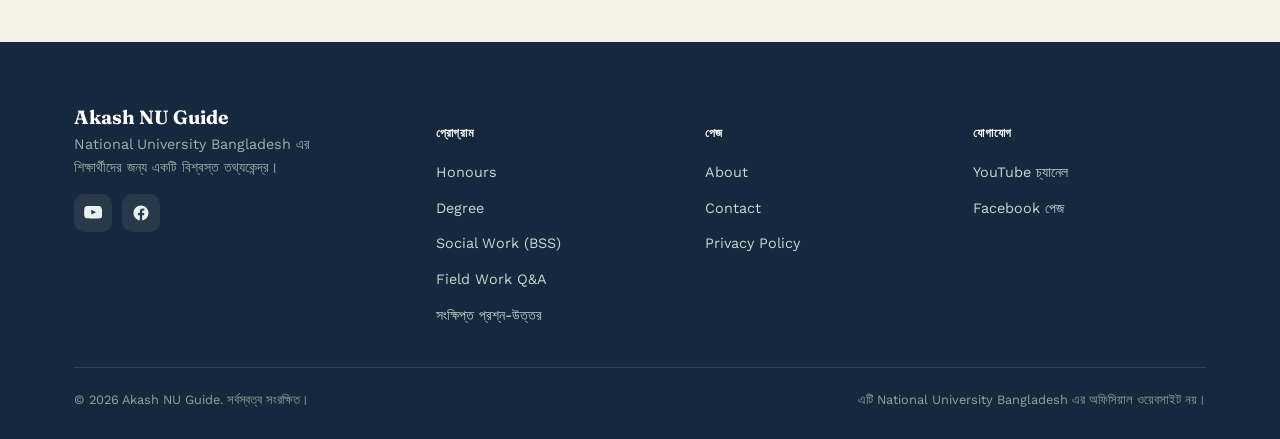
<file: short-questions.html>
<!DOCTYPE html>
<html lang="bn">
<head>
<meta charset="UTF-8">
<meta name="viewport" content="width=device-width, initial-scale=1.0">
<title>সংক্ষিপ্ত প্রশ্ন-উত্তর (৮ম পর্ব বিষয়) — Social Work ৪র্থ বর্ষ | Akash NU Guide</title>
<meta name="description" content="Social Work (BSS Honours) ৪র্থ বর্ষের ৮টি বিষয়ের 'ক' বিভাগের ৯৬টি সংক্ষিপ্ত প্রশ্ন-উত্তর — HRM, Community Development, Climate Change, Research and Statistics, Social Legislation, Social Services, Globalization ও Field Work Education এক জায়গায়।">
<meta name="keywords" content="Social Work 4th Year Short Question Answer, সমাজকর্ম সংক্ষিপ্ত প্রশ্ন উত্তর, ক বিভাগ প্রশ্ন উত্তর, NU Social Work Suggestion, Human Resource Management Question, Field Work Education Question, Social Work and Globalization Question">
<meta name="author" content="Akash NU Guide">
<link rel="canonical" href="https://akashnuguide.vercel.app/short-questions.html">

<meta property="og:type" content="article">
<meta property="og:title" content="সংক্ষিপ্ত প্রশ্ন-উত্তর — Social Work ৪র্থ বর্ষ (৮টি বিষয়)">
<meta property="og:description" content="Social Work ৪র্থ বর্ষের ৮টি বিষয়ের ৯৬টি সংক্ষিপ্ত প্রশ্ন-উত্তর এক জায়গায়।">
<meta property="og:url" content="https://akashnuguide.vercel.app/short-questions.html">
<meta property="og:site_name" content="Akash NU Guide">
<meta name="twitter:card" content="summary_large_image">

<link rel="preconnect" href="https://fonts.googleapis.com">
<link rel="stylesheet" href="style.css">
<script type="application/ld+json">
{"@context": "https://schema.org", "@type": "FAQPage", "mainEntity": [{"@type": "Question", "name": "মানবসম্পদ ব্যবস্থাপনা কী?", "acceptedAnswer": {"@type": "Answer", "text": "কোনো প্রতিষ্ঠানের লক্ষ্য অর্জনের জন্য উপযুক্ত কর্মী সংগ্রহ, নির্বাচন, উন্নয়ন, প্রেষণা প্রদান এবং প্রতিষ্ঠানে ধরে রাখার প্রশাসনিক ও কৌশলগত প্রক্রিয়াকে মানবসম্পদ ব্যবস্থাপনা বলে।"}}, {"@type": "Question", "name": "প্রশিক্ষণ বলতে কী বোঝ?", "acceptedAnswer": {"@type": "Answer", "text": "নির্দিষ্ট কোনো কাজ দক্ষতার সাথে সম্পাদনের জন্য কর্মচারীদের জ্ঞান, দক্ষতা ও কার্যক্ষমতা বৃদ্ধির প্রাতিষ্ঠানিক প্রক্রিয়াই হলো প্রশিক্ষণ।"}}, {"@type": "Question", "name": "সংস্থাপণ বলতে কী বোঝ?", "acceptedAnswer": {"@type": "Answer", "text": "নির্বাচিত কোনো প্রার্থীকে তার যোগ্যতা ও দক্ষতা অনুযায়ী প্রতিষ্ঠানের নির্দিষ্ট পদ বা দায়িত্ব অর্পণ করাকে সংস্থাপণ (Placement) বলে।"}}, {"@type": "Question", "name": "কর্ম নির্দিষ্টকরণ কী?", "acceptedAnswer": {"@type": "Answer", "text": "কোনো একটি নির্দিষ্ট পদ বা কাজ সম্পাদনের জন্য একজন কর্মীর যে ন্যূনতম শিক্ষা, দক্ষতা, অভিজ্ঞতা ও ব্যক্তিগত গুণাবলি প্রয়োজন — তার লিখিত বিবরণকে কর্ম নির্দিষ্টকরণ (Job Specification) বলে।"}}, {"@type": "Question", "name": "ACR এর পূর্ণরূপ লেখ।", "acceptedAnswer": {"@type": "Answer", "text": "Annual Confidential Report (বার্ষিক গোপনীয় প্রতিবেদন)।"}}, {"@type": "Question", "name": "প্রেষণার চাহিদা তত্ত্বের উদ্ভাবক কে?", "acceptedAnswer": {"@type": "Answer", "text": "আব্রাহাম মাসলো (Abraham Maslow)।"}}, {"@type": "Question", "name": "'Principles of Personnel Management' গ্রন্থটির লেখক কে?", "acceptedAnswer": {"@type": "Answer", "text": "এডউইন বি. ফ্লিপ্পো (Edwin B. Flippo)।"}}, {"@type": "Question", "name": "'POSDCORB' ফর্মুলা কে প্রবর্তন করেন?", "acceptedAnswer": {"@type": "Answer", "text": "লুথার গুলিক (Luther Gulick)।"}}, {"@type": "Question", "name": "প্রণোদনা কী?", "acceptedAnswer": {"@type": "Answer", "text": "কর্মীদের কাজের উৎসাহ ও কর্মদক্ষতা বৃদ্ধির জন্য নির্ধারিত বেতনের অতিরিক্ত আর্থিক বা অনার্থিক সুবিধাকে প্রণোদনা (Incentive) বলে।"}}, {"@type": "Question", "name": "র‍্যাংকিং পদ্ধতি কী?", "acceptedAnswer": {"@type": "Answer", "text": "এটি কর্মী মূল্যায়নের একটি পদ্ধতি, যেখানে প্রতিষ্ঠানের কর্মীদের সামগ্রিক পারফরম্যান্সের ওপর ভিত্তি করে ১ম, ২য়, ৩য় ইত্যাদি ক্রম বা পদমর্যাদায় সাজানো হয়।"}}, {"@type": "Question", "name": "কত সালে ভবিষ্যৎ তহবিল আইন প্রণীত হয়?", "acceptedAnswer": {"@type": "Answer", "text": "১৯২৫ সালে (The Provident Funds Act, 1925)।"}}, {"@type": "Question", "name": "তত্ত্বাবধান বলতে কী বোঝায়?", "acceptedAnswer": {"@type": "Answer", "text": "প্রতিষ্ঠানের লক্ষ্য বাস্তবায়নে অধস্তন কর্মীদের কাজ মনিটরিং করা, দিকনির্দেশনা দেওয়া এবং সহায়তা করার প্রক্রিয়াকে তত্ত্বাবধান (Supervision) বলে।"}}, {"@type": "Question", "name": "রায়তওয়ারী প্রথা কী?", "acceptedAnswer": {"@type": "Answer", "text": "যে ভূমি রাজস্ব ব্যবস্থায় সরকার কোনো মধ্যস্বত্বভোগী বা জমিদারের সাহায্য ছাড়া সরাসরি প্রজা বা কৃষকের (রায়ত) কাছ থেকে খাজনা আদায় করত, তাকে রায়তওয়ারী প্রথা বলে।"}}, {"@type": "Question", "name": "বাংলায় 'চিরস্থায়ী বন্দোবস্ত' এর অপর নাম কী ছিল?", "acceptedAnswer": {"@type": "Answer", "text": "'সূর্যাস্ত আইন' (Sunset Law) বা 'জমিনদারি প্রথা'।"}}, {"@type": "Question", "name": "V-AID কর্মসূচি কতসালে চালু হয়?", "acceptedAnswer": {"@type": "Answer", "text": "১৯৫৩ সালে (Village Agricultural and Industrial Development program)।"}}, {"@type": "Question", "name": "বাংলাদেশের ভূমি ব্যবস্থায় কয় ধরনের 'ভূমি মালিকানা' পরিলক্ষিত হয়?", "acceptedAnswer": {"@type": "Answer", "text": "প্রধানত ৩ ধরনের (ব্যক্তিগত মালিকানা, রাষ্ট্রীয়/খাস জমি এবং যৌথ/সমবায় মালিকানা)।"}}, {"@type": "Question", "name": "BRDB এর পূর্বনাম কী ছিল?", "acceptedAnswer": {"@type": "Answer", "text": "IRDP (Integrated Rural Development Programme)।"}}, {"@type": "Question", "name": "SDO এর পূর্ণরূপ কী?", "acceptedAnswer": {"@type": "Answer", "text": "Sub-Divisional Officer (মহকুমা প্রশাসক)।"}}, {"@type": "Question", "name": "সামাজিক মর্যাদার ধরনগুলো উল্লেখ কর।", "acceptedAnswer": {"@type": "Answer", "text": "সামাজিক মর্যাদা প্রধানত ২ প্রকার — ১. আরোপিত মর্যাদা (Ascribed Status) ২. অর্জিত মর্যাদা (Achieved Status)।"}}, {"@type": "Question", "name": "মেগাসিটি কী?", "acceptedAnswer": {"@type": "Answer", "text": "যে শহরের বা মেট্রোপলিটন এলাকার মোট জনসংখ্যা ১ কোটি (১০ মিলিয়ন) বা তার বেশি, তাকে মেগাসিটি বলে।"}}, {"@type": "Question", "name": "গ্রামীণ ব্যাংক এর প্রতিষ্ঠাতা কে?", "acceptedAnswer": {"@type": "Answer", "text": "ড. মুহাম্মদ ইউনূস (Dr. Muhammad Yunus)।"}}, {"@type": "Question", "name": "ভাসমান জনগোষ্ঠী কারা?", "acceptedAnswer": {"@type": "Answer", "text": "যাদের নিজস্ব স্থায়ী কোনো বাসস্থান নেই এবং জীবনধারণের জন্য সাময়িকভাবে বিভিন্ন স্থানে অবস্থান বা বসবাস করে (যেমন: বস্তিবাসী, ছিন্নমূল বা পথশিশু)।"}}, {"@type": "Question", "name": "বাংলাদেশে স্থানীয় সরকার ব্যবস্থার সর্বনিম্ন স্তর কোনটি?", "acceptedAnswer": {"@type": "Answer", "text": "ইউনিয়ন পরিষদ (পল্লী অঞ্চলে) / ওয়ার্ড পরিষদ (শহরাঞ্চলে)।"}}, {"@type": "Question", "name": "ঢাকা শহরের অবকাঠামোগত উন্নয়নে কোন সংস্থাটি মুখ্য ভূমিকা পালন করে?", "acceptedAnswer": {"@type": "Answer", "text": "রাজউক (RAJUK - Rajdhani Unnayan Kartripakkha)।"}}, {"@type": "Question", "name": "আগ্নেয়গিরির অগ্ন্যুৎপাত কী ধরনের দুর্যোগ?", "acceptedAnswer": {"@type": "Answer", "text": "প্রাকৃতিক দুর্যোগ (Natural Disaster)।"}}, {"@type": "Question", "name": "নবায়নযোগ্য শক্তির উৎস কোনটি?", "acceptedAnswer": {"@type": "Answer", "text": "সৌরশক্তি (Solar Energy), বায়ুশক্তি বা জলবিদ্যুৎ।"}}, {"@type": "Question", "name": "BCCSAP এর পূর্ণরূপ লেখ।", "acceptedAnswer": {"@type": "Answer", "text": "Bangladesh Climate Change Strategy and Action Plan।"}}, {"@type": "Question", "name": "বাংলাদেশ আবহাওয়া অধিদপ্তর কোন মন্ত্রণালয়ের অধীনে?", "acceptedAnswer": {"@type": "Answer", "text": "প্রতিরক্ষা মন্ত্রণালয় (Ministry of Defence)।"}}, {"@type": "Question", "name": "বাংলাদেশে বার্ষিক গড় বৃষ্টিপাত কত?", "acceptedAnswer": {"@type": "Answer", "text": "প্রায় ২,৩০০ মিলিমিটার (বা ২৩০ সেন্টিমিটার)।"}}, {"@type": "Question", "name": "সৌর বিচ্ছুরণ কী?", "acceptedAnswer": {"@type": "Answer", "text": "সূর্য থেকে নির্গত অতিবেগুনি ও অন্যান্য উচ্চশক্তি সম্পন্ন আলোক বা শক্তি তরঙ্গের আকারে মহাশূন্যে ও পৃথিবীতে ছড়িয়ে পড়াকে সৌর বিচ্ছুরণ (Solar Radiation) বলে।"}}, {"@type": "Question", "name": "SDG এর লক্ষ্য কয়টি?", "acceptedAnswer": {"@type": "Answer", "text": "১৭টি (এবং ১৬৯টি নির্দিষ্ট Target)।"}}, {"@type": "Question", "name": "ইকোলজি (Ecology) শব্দটি কে প্রথম ব্যবহার করেন?", "acceptedAnswer": {"@type": "Answer", "text": "আর্নেস্ট হেকেল (Ernst Haeckel) — ১৮৬৬ সালে।"}}, {"@type": "Question", "name": "জেলা দুর্যোগ ব্যবস্থাপনা কমিটির প্রধান কে?", "acceptedAnswer": {"@type": "Answer", "text": "জেলা প্রশাসক (DC - District Commissioner)।"}}, {"@type": "Question", "name": "বাংলাদেশ সরকার কখন থেকে পলিথিন শপিংব্যাগ নিষিদ্ধকরণ করে?", "acceptedAnswer": {"@type": "Answer", "text": "১ মার্চ, ২০০২ সাল থেকে।"}}, {"@type": "Question", "name": "কোন তারিখে আন্তর্জাতিক দুর্যোগ প্রশমন দিবস উদযাপিত হয়?", "acceptedAnswer": {"@type": "Answer", "text": "১৩ অক্টোবর।"}}, {"@type": "Question", "name": "বৈশ্বিক উষ্ণতা বৃদ্ধিতে উন্নত দেশসমূহের ভূমিকা কত ভাগ?", "acceptedAnswer": {"@type": "Answer", "text": "প্রায় ৭০%–৮০% (ঐতিহাসিক গ্রিনহাউস গ্যাস নিঃসরণের ওপর ভিত্তি করে)।"}}, {"@type": "Question", "name": "গবেষণা কী?", "acceptedAnswer": {"@type": "Answer", "text": "কোনো সুনির্দিষ্ট অনুসন্ধানের মাধ্যমে নতুন জ্ঞান অর্জন, তথ্য আবিষ্কার বা বিদ্যমান তথ্যের বৈজ্ঞানিক ও পদ্ধতিগত সত্যতা যাচাই প্রক্রিয়াকেই গবেষণা বলে।"}}, {"@type": "Question", "name": "FGD এর পূর্ণরূপ লেখ।", "acceptedAnswer": {"@type": "Answer", "text": "Focus Group Discussion (দলীয় আলোচনা)।"}}, {"@type": "Question", "name": "'Scientific Social Survey and Research' গ্রন্থের লেখক কে?", "acceptedAnswer": {"@type": "Answer", "text": "পলিন ভি. ইয়ং (Pauline V. Young)।"}}, {"@type": "Question", "name": "সামাজিক গবেষণার প্রথম ধাপ কোনটি?", "acceptedAnswer": {"@type": "Answer", "text": "সমস্যা নির্বাচন বা চিহ্নিতকরণ (Identification/Selection of the Research Problem)।"}}, {"@type": "Question", "name": "পরিসংখ্যানের জনক কে?", "acceptedAnswer": {"@type": "Answer", "text": "গটফ্রিড আখেনওয়াল (Gottfried Achenwall) / স্যার রনাল্ড ফিশার (আধুনিক পরিসংখ্যানের জনক)।"}}, {"@type": "Question", "name": "শ্রেণি ব্যবধান কী?", "acceptedAnswer": {"@type": "Answer", "text": "গণসংখ্যা নিবেশন সারণিতে প্রতিটি শ্রেণির উচ্চসীমা ও নিম্নসীমার মধ্যকার গাণিতিক পার্থক্যকে শ্রেণি ব্যবধান (Class Interval) বলে।"}}, {"@type": "Question", "name": "নমুনায়ন কী?", "acceptedAnswer": {"@type": "Answer", "text": "সমগ্রক (Population) থেকে প্রতিনিধিত্বশীল একটি ছোট অংশ বা নমুনা বাছাই করার বৈজ্ঞানিক প্রক্রিয়াকে নমুনায়ন (Sampling) বলে।"}}, {"@type": "Question", "name": "বিস্তারের পরিমাপের আদর্শ পরিমাপ কোনটি?", "acceptedAnswer": {"@type": "Answer", "text": "পরিমিত ব্যবধান (Standard Deviation)।"}}, {"@type": "Question", "name": "প্রদত্ত উপাত্ত থেকে প্রচুরক নির্ণয় কর: ১২, ১৮, ১৫, ৮, ১২, ৬, ১৫, ১২, ১০।", "acceptedAnswer": {"@type": "Answer", "text": "প্রচুরক হলো ১২ (কারণ ১২ সংখ্যাটি সবচেয়ে বেশি অর্থাৎ ৩ বার এসেছে)।"}}, {"@type": "Question", "name": "ভেদাংক কাকে বলে?", "acceptedAnswer": {"@type": "Answer", "text": "পরিমিত ব্যবধানের (Standard Deviation) বর্গকে ভেদাংক (Variance) বলে।"}}, {"@type": "Question", "name": "নির্ভরণ কী?", "acceptedAnswer": {"@type": "Answer", "text": "দুটি চলকের মধ্যে একটির পরিবর্তনের প্রভাবে অপরটির পরিবর্তন পরিমাপ বা অনুমানের গাণিতিক পদ্ধতিকে নির্ভরণ (Regression) বলে।"}}, {"@type": "Question", "name": "r = -1 দ্বারা কী বোঝায়?", "acceptedAnswer": {"@type": "Answer", "text": "দুটি চলকের মধ্যে পূর্ণাঙ্গ ঋণাত্মক সংশ্লেষ বা বিপরীতমুখী সম্পর্ক (Perfect Negative Correlation) বিদ্যমান।"}}, {"@type": "Question", "name": "'সংস্কার' শব্দটির অর্থ কী?", "acceptedAnswer": {"@type": "Answer", "text": "ত্রুটি-বিচ্যুতি সংশোধন বা দূর করে কোনো কিছুকে পুনর্বিন্যাস বা উন্নত রূপ দেওয়া (Reform/Improvement)।"}}, {"@type": "Question", "name": "সুবিধাবঞ্চিত কারা?", "acceptedAnswer": {"@type": "Answer", "text": "সমাজের যেসকল জনগোষ্ঠী মৌলিক অধিকার, সামাজিক নিরাপত্তা ও অর্থনৈতিক সুযোগ-সুবিধা থেকে বঞ্চিত বা পিছিয়ে রয়েছে (যেমন: পথশিশু, দরিদ্র, প্রতিবন্ধী)।"}}, {"@type": "Question", "name": "ব্রাহ্ম সমাজ কে প্রতিষ্ঠা করেন?", "acceptedAnswer": {"@type": "Answer", "text": "রাজা রামমোহন রায় (১৮২৮ সালে)।"}}, {"@type": "Question", "name": "সামাজিক পরিবর্তনের একটি তত্ত্বের নাম লেখ।", "acceptedAnswer": {"@type": "Answer", "text": "সামাজিক বিবর্তনবাদ তত্ত্ব (Evolutionary Theory) বা চক্রীয় তত্ত্ব (Cyclical Theory)।"}}, {"@type": "Question", "name": "সাংস্কৃতিক উদ্ভাবন কী?", "acceptedAnswer": {"@type": "Answer", "text": "সমাজের মানুষের জ্ঞান, প্রযুক্তি বা চিন্তাভাবনার মাধ্যমে সম্পূর্ণ নতুন কোনো বস্তু বা ধারণার সৃষ্টি যা সংস্কৃতিতে যুক্ত হয়, তাকে সাংস্কৃতিক উদ্ভাবন বলে।"}}, {"@type": "Question", "name": "'Modernization' শব্দটি সর্বপ্রথম ব্যবহার করেন কে?", "acceptedAnswer": {"@type": "Answer", "text": "ড্যানিয়েল লার্নার (Daniel Lerner)।"}}, {"@type": "Question", "name": "যৌতুক প্রদান বা গ্রহণের শাস্তি কী?", "acceptedAnswer": {"@type": "Answer", "text": "'যৌতুক নিরোধ আইন ২০১৮' অনুযায়ী সর্বোচ্চ ৫ বছরের কারাদণ্ড বা সর্বোচ্চ ৫০,০০০ টাকা জরিমানা অথবা উভয় দণ্ড।"}}, {"@type": "Question", "name": "ক্রিয়াবাদী মতবাদের প্রবর্তক কে?", "acceptedAnswer": {"@type": "Answer", "text": "অগাস্ট কোঁৎ (Auguste Comte) ও হার্বার্ট স্পেন্সার (Herbert Spencer) [আধুনিক রূপকার: এমিল ডুরখেইম ও তালকট পারসন্স]।"}}, {"@type": "Question", "name": "'Origin of Species' গ্রন্থের লেখক কে?", "acceptedAnswer": {"@type": "Answer", "text": "চার্লস ডারউইন (Charles Darwin)।"}}, {"@type": "Question", "name": "আলিগড় আন্দোলনের প্রবক্তা কে?", "acceptedAnswer": {"@type": "Answer", "text": "স্যার সৈয়দ আহমদ খান (Sir Syed Ahmed Khan)।"}}, {"@type": "Question", "name": "কখন সতীদাহ প্রথা রোধ আইন প্রণীত হয়?", "acceptedAnswer": {"@type": "Answer", "text": "১৮২৯ সালে (Regulation XVII, 1829)।"}}, {"@type": "Question", "name": "প্রযুক্তি কী?", "acceptedAnswer": {"@type": "Answer", "text": "বৈজ্ঞানিক জ্ঞান ও কৌশলকে বাস্তব কাজে বা বৈষয়িক উৎপাদনে প্রয়োগ করার মাধ্যমকে প্রযুক্তি বলে।"}}, {"@type": "Question", "name": "২০২৪-২০২৫ অর্থবছরে সমাজ কল্যাণ মন্ত্রণালয়ের জন্য বরাদ্দকৃত মোট বাজেট কত?", "acceptedAnswer": {"@type": "Answer", "text": "১২,১২০ কোটি টাকা (১২,১২০.৩২ কোটি টাকা)।"}}, {"@type": "Question", "name": "জাতীয় সমাজকল্যাণ পরিষদ কত সালে গঠিত হয়?", "acceptedAnswer": {"@type": "Answer", "text": "১৯৫৬ সালে (পরবর্তীতে পুনর্গঠিত হয়)।"}}, {"@type": "Question", "name": "ঢাকা প্রজেক্ট কবে চালু করা হয়?", "acceptedAnswer": {"@type": "Answer", "text": "১৯৫৩ সালে (Urban Community Development Project, V-AID/Dhaka)।"}}, {"@type": "Question", "name": "R.S.S এর পূর্ণরূপ কী?", "acceptedAnswer": {"@type": "Answer", "text": "Rural Social Services (পল্লী সমাজসেবা)।"}}, {"@type": "Question", "name": "বাংলাদেশে কিশোর আদালত কত সালে শুরু হয়?", "acceptedAnswer": {"@type": "Answer", "text": "১৯৭৮ সালে (গাজীপুরের টঙ্গীতে প্রথম প্রতিষ্ঠিত হয়)।"}}, {"@type": "Question", "name": "'প্রতিবন্ধী কল্যাণ আইন' প্রথম কবে পাস হয়?", "acceptedAnswer": {"@type": "Answer", "text": "২০০১ সালে (২০০১ সালের প্রতিবন্ধী কল্যাণ আইন)।"}}, {"@type": "Question", "name": "প্যারোল কী?", "acceptedAnswer": {"@type": "Answer", "text": "কোনো দণ্ডপ্রাপ্ত কয়েদিকে ভালো আচরণের শর্তে নির্দিষ্ট মেয়াদের পূর্বে সাময়িকভাবে মুক্তি দেওয়ার আইনগত প্রক্রিয়া।"}}, {"@type": "Question", "name": "জাতীয় সমাজসেবা একাডেমি কোথায় অবস্থিত?", "acceptedAnswer": {"@type": "Answer", "text": "আগারগাঁও, ঢাকা।"}}, {"@type": "Question", "name": "'জাতীয় মহিলা সংস্থা' কোন মন্ত্রণালয়ের অধীন?", "acceptedAnswer": {"@type": "Answer", "text": "মহিলা ও শিশু বিষয়ক মন্ত্রণালয় (Ministry of Women and Children Affairs)।"}}, {"@type": "Question", "name": "প্রতিবন্ধিতার ক্ষেত্রে NDD এর পূর্ণরূপ কী?", "acceptedAnswer": {"@type": "Answer", "text": "Neuro-Developmental Disability (নিউরো-ডেভেলপমেন্টাল ডিসঅ্যাবিলিটি/প্রতিবন্ধিতা)।"}}, {"@type": "Question", "name": "বাংলাদেশ শিশু একাডেমির প্রধান কার্যালয় কোথায় অবস্থিত?", "acceptedAnswer": {"@type": "Answer", "text": "দোয়েল চত্বর সড়ক, শাহবাগ, ঢাকা।"}}, {"@type": "Question", "name": "যুব ও ক্রীড়া মন্ত্রণালয় কখন প্রতিষ্ঠিত হয়?", "acceptedAnswer": {"@type": "Answer", "text": "১৯৭৮ সালে (ক্রীড়া পরিদপ্তর রূপান্তর হয়ে পরে ১৯৮৪ সালে পৃথক পূর্ণাঙ্গ রূপ পায়)।"}}, {"@type": "Question", "name": "বিশ্বায়ন কী?", "acceptedAnswer": {"@type": "Answer", "text": "বিশ্বায়ন হলো অর্থবাণিজ্য, তথ্যপ্রযুক্তি, সংস্কৃতি ও রাজনীতির মুক্ত প্রবাহের মাধ্যমে গোটা বিশ্বকে একটি একক বিশ্বপল্লীতে (Global Village) পরিণত করার প্রক্রিয়া।"}}, {"@type": "Question", "name": "স্নায়ুযুদ্ধ কী?", "acceptedAnswer": {"@type": "Answer", "text": "দ্বিতীয় বিশ্বযুদ্ধের পর যুক্তরাষ্ট্র ও তৎকালীন সোভিয়েত ইউনিয়নের মধ্যে সরাসরি অস্ত্রযুদ্ধ ছাড়া যে মনস্তাত্ত্বিক, অর্থনৈতিক ও রাজনৈতিক চরম উত্তেজনা বিরাজ করছিল তাকে স্নায়ুযুদ্ধ (Cold War) বলে।"}}, {"@type": "Question", "name": "GATT-এর পূর্ণরূপ লেখ।", "acceptedAnswer": {"@type": "Answer", "text": "General Agreement on Tariffs and Trade।"}}, {"@type": "Question", "name": "ওয়ারশ (Warsaw) চুক্তি কী?", "acceptedAnswer": {"@type": "Answer", "text": "১৯৫৫ সালে সোভিয়েত ইউনিয়নের নেতৃত্বে গঠিত পূর্ব ইউরোপীয় সমাজতান্ত্রিক দেশগুলোর একটি সামরিক ও প্রতিরক্ষা চুক্তি।"}}, {"@type": "Question", "name": "'Das Capital' গ্রন্থের লেখক কে?", "acceptedAnswer": {"@type": "Answer", "text": "কার্ল মার্ক্স (Karl Marx)।"}}, {"@type": "Question", "name": "সমাজকর্মে \"Three Aspects\" কী?", "acceptedAnswer": {"@type": "Answer", "text": "সমাজকর্মের ৩টি মৌলিক দিক — ১. জ্ঞান (Knowledge) ২. মূল্যবোধ (Values) ৩. দক্ষতা বা কৌশল (Skills)।"}}, {"@type": "Question", "name": "'Feminization of Poverty'-এর অর্থ কী?", "acceptedAnswer": {"@type": "Answer", "text": "দারিদ্র্যের নারীকরণ — সমাজে পুরুষ অপেক্ষা নারীদের দারিদ্র্যের হার ও ঝুঁকি ক্রমাগত বৃদ্ধি পাওয়া।"}}, {"@type": "Question", "name": "গ্লোবাল সাউথ কী?", "acceptedAnswer": {"@type": "Answer", "text": "বিশ্ব মানচিত্রে আর্থ-সামাজিক ও শিল্পায়নে পিছিয়ে থাকা উন্নয়নশীল বা স্বল্পোন্নত (এশিয়া, আফ্রিকা ও লাতিন আমেরিকার) দেশসমূহকে একত্রে গ্লোবাল সাউথ বলা হয়।"}}, {"@type": "Question", "name": "ICDDRB-এর পূর্ণরূপ কী?", "acceptedAnswer": {"@type": "Answer", "text": "International Centre for Diarrhoeal Disease Research, Bangladesh।"}}, {"@type": "Question", "name": "\"Think Global, Act Local\" স্লোগানটির অর্থ কী?", "acceptedAnswer": {"@type": "Answer", "text": "বৈশ্বিক পরিবেশ বা সমস্যা সম্পর্কে চিন্তা বা সচেতনতা বজায় রেখে নিজ নিজ স্থানীয় পর্যায়ে কার্যকর পদক্ষেপ গ্রহণ করা।"}}, {"@type": "Question", "name": "প্রথম ধরিত্রী সম্মেলন কোথায় অনুষ্ঠিত হয়?", "acceptedAnswer": {"@type": "Answer", "text": "রিও ডি জেনিরো, ব্রাজিল (১৯৯২ সালে)।"}}, {"@type": "Question", "name": "উদারতাবাদ কী?", "acceptedAnswer": {"@type": "Answer", "text": "ব্যক্তি স্বাধীনতা, বাক-স্বাধীনতা, অর্থনৈতিক স্বাধীনতা ও আইনের শাসনের ওপর ভিত্তি করে গড়ে ওঠা রাজনৈতিক ও সামাজিক দর্শন।"}}, {"@type": "Question", "name": "নিবিড় মাঠকর্ম কী?", "acceptedAnswer": {"@type": "Answer", "text": "তাত্ত্বিক পাঠগ্রহণ শেষে নির্দিষ্ট মেয়াদে (সাধারণত ৬০ কর্মদিবস) কোনো নির্দিষ্ট সংস্থায় উপস্থিত থেকে টানা সমাজকর্ম অনুশীলনের বাস্তব প্রশিক্ষণকে নিবিড় বা ব্লক মাঠকর্ম (Block Field Work) বলে।"}}, {"@type": "Question", "name": "\"Field Work in Social Work Education\" গ্রন্থটি কার লেখা?", "acceptedAnswer": {"@type": "Answer", "text": "সুজাতা রামাদুরাই (Sujata Ramadorai) / কে. কে. যেকব (K. K. Jacob)।"}}, {"@type": "Question", "name": "ভার্চ্যুয়াল তত্ত্বাবধান কী?", "acceptedAnswer": {"@type": "Answer", "text": "সরাসরি সশরীরে উপস্থিত না হয়ে অনলাইন যোগাযোগ মাধ্যম (ইমেইল, জুম, ভিডিও কল) ব্যবহার করে মাঠকর্মীদের দিকনির্দেশনা ও মনিটরিং করার প্রক্রিয়া।"}}, {"@type": "Question", "name": "বাংলাদেশে প্রথম কোথায় চিকিৎসা সমাজকর্ম চালু হয়?", "acceptedAnswer": {"@type": "Answer", "text": "ঢাকা মেডিকেল কলেজ হাসপাতালে (১৯৫৮ সালে)।"}}, {"@type": "Question", "name": "সমাজকর্মীর একটি নৈতিক মানদণ্ড উল্লেখ কর।", "acceptedAnswer": {"@type": "Answer", "text": "সাহায্যার্থীর গোপনীয়তা রক্ষা করা (Confidentiality) অথবা আত্মনিয়ন্ত্রণাধিকারের সুযোগ দেওয়া।"}}, {"@type": "Question", "name": "NASW কর্তৃক প্রণীত সমাজকর্মীদের সার্বজনীন নৈতিক মানদণ্ড কয়টি?", "acceptedAnswer": {"@type": "Answer", "text": "৬টি প্রধান ক্ষেত্র/মানদণ্ড।"}}, {"@type": "Question", "name": "BIDS এর পূর্ণরূপ লেখ।", "acceptedAnswer": {"@type": "Answer", "text": "Bangladesh Institute of Development Studies (বাংলাদেশ উন্নয়ন গবেষণা প্রতিষ্ঠান)।"}}, {"@type": "Question", "name": "বাংলাদেশে মাঠকর্ম অনুশীলনের প্রধান দুটি সমস্যা লেখ।", "acceptedAnswer": {"@type": "Answer", "text": "১. পর্যাপ্ত অর্থ ও অভিজ্ঞ সুপারভিশনের অভাব ২. সমাজকর্মের পেশাগত স্বীকৃতির ঘাটতি।"}}, {"@type": "Question", "name": "মনিটরিং কী?", "acceptedAnswer": {"@type": "Answer", "text": "কোনো প্রকল্প বা কর্মসূচির কাজ নির্ধারিত পরিকল্পনা অনুযায়ী ঠিকঠাক চলছে কি না — তা নিয়মিত তদারকি, পরিমাপ ও মূল্যায়ন করার পদ্ধতি।"}}, {"@type": "Question", "name": "UCEP বাংলাদেশ এর প্রতিষ্ঠাতা কে?", "acceptedAnswer": {"@type": "Answer", "text": "অ্যালান চেনি (Allan Cheyne) — ১৯৭২ সালে।"}}, {"@type": "Question", "name": "সমস্যা সমাধান প্রক্রিয়ার প্রথম ধাপ কোনটি?", "acceptedAnswer": {"@type": "Answer", "text": "সমস্যা চিহ্নিতকরণ (Identification of the Problem)।"}}, {"@type": "Question", "name": "হাসপাতাল সমাজসেবার পূর্বনাম কী?", "acceptedAnswer": {"@type": "Answer", "text": "চিকিৎসা সমাজকর্ম (Medical Social Work)।"}}]}

</script>
<script type="application/ld+json">
{
  "@context": "https://schema.org",
  "@type": "BreadcrumbList",
  "itemListElement": [
    {"@type":"ListItem","position":1,"name":"Home","item":"https://akashnuguide.vercel.app/index.html"},
    {"@type":"ListItem","position":2,"name":"Social Work","item":"https://akashnuguide.vercel.app/social-work.html"},
    {"@type":"ListItem","position":3,"name":"Short Questions","item":"https://akashnuguide.vercel.app/short-questions.html"}
  ]
}
</script>
</head>
<body>

<div class="bg-motes" aria-hidden="true"></div>

<div class="topbar">
  <div class="container">
    <span class="tag">নোটিশ</span>
    <div class="marquee-track">
      <span>সর্বশেষ আপডেট — অনার্স ৪র্থ বর্ষের ফলাফল প্রকাশ সংক্রান্ত বিজ্ঞপ্তি প্রকাশিত হয়েছে · ডিগ্রি ২য় বর্ষের ফরম পূরণের সময়সীমা বৃদ্ধি · সকল আপডেট YouTube ও Facebook পেজে দেখুন</span>
    </div>
  </div>
</div>

<header class="site-header">
  <div class="container nav-row">
    <a href="index.html" class="brand">
      <span class="brand-mark">
        <svg viewBox="0 0 24 24" fill="none"><path d="M3 6.5C3 6.5 6 5 12 5C18 5 21 6.5 21 6.5V17.5C21 17.5 18 16 12 16C6 16 3 17.5 3 17.5V6.5Z" stroke="#fff" stroke-width="1.5" stroke-linejoin="round"/><path d="M12 5V16" stroke="#fff" stroke-width="1.5"/></svg>
      </span>
      <span class="brand-text">
        <span class="name">Akash NU Guide</span>
        <span class="tagline">National University Bangladesh</span>
      </span>
    </a>
    <nav class="main-nav" aria-label="Primary">
      <ul>
        <li><a href="index.html" class="nav-link">Home</a></li>
        <li><a href="about.html" class="nav-link">About</a></li>
        <li class="has-dropdown open">
          <a href="honours.html" class="nav-link">Honours
            <svg class="chev" width="12" height="12" viewBox="0 0 24 24" fill="none"><path d="M6 9l6 6 6-6" stroke="currentColor" stroke-width="2" stroke-linecap="round"/></svg>
          </a>
          <div class="dropdown">
            <a href="honours.html#ba">BA <span class="code">Honours</span></a>
            <a href="honours.html#bsc">BSc <span class="code">Honours</span></a>
            <a href="honours.html#bss">BSS <span class="code">Honours</span></a>
            <a href="honours.html#bbs">BBS <span class="code">Honours</span></a>
            <a href="social-work.html">Social Work (BSS) <span class="code">নতুন</span></a>
            <a href="field-work.html">Field Work Q&amp;A <span class="code">হট</span></a>
            <a href="short-questions.html" class="active">সংক্ষিপ্ত প্রশ্ন-উত্তর <span class="code">নতুন</span></a>
            <a href="nusocialworkfieldworkreport.html">মাঠকর্মের খাতা লেখার সম্পূর্ণ নিয়ম<span class="code">নতুন</span></a>
          </div>
        </li>
        <li><a href="degree.html" class="nav-link">Degree</a></li>
        <li><a href="contact.html" class="nav-link">Contact</a></li>
      </ul>
      <a href="https://www.youtube.com/@AkashNUGuide" target="_blank" rel="noopener" class="nav-link nav-cta">YouTube-এ দেখুন</a>
    </nav>
    <button class="nav-toggle" aria-label="মেনু খুলুন" aria-expanded="false"><span></span></button>
  </div>
</header>

<main>
  <section class="hero">
    <div class="faq-orbit" aria-hidden="true"></div>
    <div class="container">
      <div class="hero-copy">
        <span class="eyebrow">BSS Honours · Social Work · ৪র্থ বর্ষ · ক বিভাগ</span>
        <h1>সংক্ষিপ্ত <em>প্রশ্ন-উত্তর</em> — ৮টি বিষয় একসাথে</h1>
        <p class="lede">HRM, Community Development, Climate Change, Research and Statistics, Social Legislation, Social Services, Globalization ও Field Work Education — ৮টি বিষয়ের ৯৬টি গুরুত্বপূর্ণ সংক্ষিপ্ত প্রশ্ন-উত্তর এক জায়গায়, বিষয় কোড সহ।</p>
        <div class="hero-ctas">
          <a href="#s1" class="btn btn-primary">প্রশ্ন-উত্তর পড়া শুরু করো</a>
          <a href="field-work.html" class="btn btn-ghost">Field Work Q&amp;A দেখো</a>
        </div>
        <div class="hero-stats">
          <div class="stat"><b>৯৬</b><span>প্রশ্ন-উত্তর</span></div>
          <div class="stat"><b>৮টি</b><span>বিষয়</span></div>
          <div class="stat"><b>ক বিভাগ</b><span>সংক্ষিপ্ত প্রশ্ন</span></div>
        </div>
      </div>

      <div class="pen-stage">
        <div class="pen-glow" aria-hidden="true"></div>
        <svg class="pen-svg" viewBox="0 0 300 210" xmlns="http://www.w3.org/2000/svg" aria-hidden="true">
          <rect x="6" y="6" width="288" height="198" rx="14" fill="var(--cream)" stroke="rgba(22,40,61,.12)" stroke-width="1.5"/>
          <line x1="34" y1="14" x2="34" y2="196" stroke="var(--coral)" stroke-opacity=".35" stroke-width="1.5"/>
          <line x1="20" y1="46" x2="280" y2="46" stroke="rgba(22,40,61,.08)" stroke-width="1"/>
          <line x1="20" y1="86" x2="280" y2="86" stroke="rgba(22,40,61,.08)" stroke-width="1"/>
          <line x1="20" y1="126" x2="280" y2="126" stroke="rgba(22,40,61,.08)" stroke-width="1"/>
          <line x1="20" y1="166" x2="280" y2="166" stroke="rgba(22,40,61,.08)" stroke-width="1"/>

          <path class="ink-line l1" d="M20,46 H258" pathLength="100"/>
          <path class="ink-line l2" d="M20,86 H212" pathLength="100"/>
          <path class="ink-line l3" d="M20,126 H238" pathLength="100"/>
          <path class="ink-line l4" d="M20,166 H178" pathLength="100"/>

          <g class="pen-icon">
            <path d="M0,0 L-3,-4 L-30,-18 L-34,-13 L-5,3 Z" fill="var(--navy)"/>
            <path d="M0,0 L-5,3 L-3,6 L2,2 Z" fill="var(--gold)"/>
            <circle cx="1" cy="-1" r="1.6" fill="var(--coral)"/>
          </g>
        </svg>
      </div>
    </div>
  </section>

  <section>
    <div class="container">
      <div class="breadcrumb"><a href="index.html">Home</a> / <a href="social-work.html">Social Work</a> / সংক্ষিপ্ত প্রশ্ন-উত্তর</div>

      <div class="toc-chips">
        <a href="#s1">1. Human Resource Management</a>
        <a href="#s2">2. Rural and Urban Community Development</a>
        <a href="#s3">3. Climate Change: Issues and Disaster Management</a>
        <a href="#s4">4. Social Research and Statistics</a>
        <a href="#s5">5. Social Action, Social Legislation and Social Work</a>
        <a href="#s6">6. Social Services in Bangladesh</a>
        <a href="#s7">7. Social Work and Globalization</a>
        <a href="#s8">8. Field Work Education</a>
      </div>

      <div class="faq-toolbar">
        <div class="faq-search">
          <svg width="18" height="18" viewBox="0 0 24 24" fill="none" stroke="currentColor" stroke-width="2"><circle cx="11" cy="11" r="7"/><path d="m21 21-4.3-4.3"/></svg>
          <input type="text" id="faqSearch" placeholder="প্রশ্ন খুঁজো — যেমন: FGD, POSDCORB, মেগাসিটি...">
        </div>
        <span class="count" id="faqCount">৯৬ / ৯৬ টি প্রশ্ন</span>
        <button class="btn-mini" id="expandAll" type="button">সব খুলো</button>
        <button class="btn-mini" id="collapseAll" type="button">সব বন্ধ করো</button>
      </div>

      <div class="faq-part-title" id="s1" data-part="1">
        <span class="num">1</span>
        <h2>Human Resource Management (মানবসম্পদ ব্যবস্থাপনা) <span class="subj-code">কোড: ২৪২১০৫</span></h2>
      </div>
      <div class="qa-list" data-part-list="1">
      <details class="qa" data-search="মানবসম্পদ ব্যবস্থাপনা কী? কোনো প্রতিষ্ঠানের লক্ষ্য অর্জনের জন্য উপযুক্ত কর্মী সংগ্রহ, নির্বাচন, উন্নয়ন, প্রেষণা প্রদান এবং প্রতিষ্ঠানে ধরে রাখার প্রশাসনিক ও কৌশলগত প্রক্রিয়াকে মানবসম্পদ ব্যবস্থাপনা বলে। human resource management (মানবসম্পদ ব্যবস্থাপনা)">
        <summary><span class="qn">ক</span><span>মানবসম্পদ ব্যবস্থাপনা কী?</span></summary>
        <div class="qa-answer">কোনো প্রতিষ্ঠানের লক্ষ্য অর্জনের জন্য উপযুক্ত কর্মী সংগ্রহ, নির্বাচন, উন্নয়ন, প্রেষণা প্রদান এবং প্রতিষ্ঠানে ধরে রাখার প্রশাসনিক ও কৌশলগত প্রক্রিয়াকে মানবসম্পদ ব্যবস্থাপনা বলে।</div>
      </details>
      <details class="qa" data-search="প্রশিক্ষণ বলতে কী বোঝ? নির্দিষ্ট কোনো কাজ দক্ষতার সাথে সম্পাদনের জন্য কর্মচারীদের জ্ঞান, দক্ষতা ও কার্যক্ষমতা বৃদ্ধির প্রাতিষ্ঠানিক প্রক্রিয়াই হলো প্রশিক্ষণ। human resource management (মানবসম্পদ ব্যবস্থাপনা)">
        <summary><span class="qn">খ</span><span>প্রশিক্ষণ বলতে কী বোঝ?</span></summary>
        <div class="qa-answer">নির্দিষ্ট কোনো কাজ দক্ষতার সাথে সম্পাদনের জন্য কর্মচারীদের জ্ঞান, দক্ষতা ও কার্যক্ষমতা বৃদ্ধির প্রাতিষ্ঠানিক প্রক্রিয়াই হলো প্রশিক্ষণ।</div>
      </details>
      <details class="qa" data-search="সংস্থাপণ বলতে কী বোঝ? নির্বাচিত কোনো প্রার্থীকে তার যোগ্যতা ও দক্ষতা অনুযায়ী প্রতিষ্ঠানের নির্দিষ্ট পদ বা দায়িত্ব অর্পণ করাকে সংস্থাপণ (placement) বলে। human resource management (মানবসম্পদ ব্যবস্থাপনা)">
        <summary><span class="qn">গ</span><span>সংস্থাপণ বলতে কী বোঝ?</span></summary>
        <div class="qa-answer">নির্বাচিত কোনো প্রার্থীকে তার যোগ্যতা ও দক্ষতা অনুযায়ী প্রতিষ্ঠানের নির্দিষ্ট পদ বা দায়িত্ব অর্পণ করাকে সংস্থাপণ (Placement) বলে।</div>
      </details>
      <details class="qa" data-search="কর্ম নির্দিষ্টকরণ কী? কোনো একটি নির্দিষ্ট পদ বা কাজ সম্পাদনের জন্য একজন কর্মীর যে ন্যূনতম শিক্ষা, দক্ষতা, অভিজ্ঞতা ও ব্যক্তিগত গুণাবলি প্রয়োজন — তার লিখিত বিবরণকে কর্ম নির্দিষ্টকরণ (job specification) বলে। human resource management (মানবসম্পদ ব্যবস্থাপনা)">
        <summary><span class="qn">ঘ</span><span>কর্ম নির্দিষ্টকরণ কী?</span></summary>
        <div class="qa-answer">কোনো একটি নির্দিষ্ট পদ বা কাজ সম্পাদনের জন্য একজন কর্মীর যে ন্যূনতম শিক্ষা, দক্ষতা, অভিজ্ঞতা ও ব্যক্তিগত গুণাবলি প্রয়োজন — তার লিখিত বিবরণকে কর্ম নির্দিষ্টকরণ (Job Specification) বলে।</div>
      </details>
      <details class="qa" data-search="acr এর পূর্ণরূপ লেখ। annual confidential report (বার্ষিক গোপনীয় প্রতিবেদন)। human resource management (মানবসম্পদ ব্যবস্থাপনা)">
        <summary><span class="qn">ঙ</span><span>ACR এর পূর্ণরূপ লেখ।</span></summary>
        <div class="qa-answer">Annual Confidential Report (বার্ষিক গোপনীয় প্রতিবেদন)।</div>
      </details>
      <details class="qa" data-search="প্রেষণার চাহিদা তত্ত্বের উদ্ভাবক কে? আব্রাহাম মাসলো (abraham maslow)। human resource management (মানবসম্পদ ব্যবস্থাপনা)">
        <summary><span class="qn">চ</span><span>প্রেষণার চাহিদা তত্ত্বের উদ্ভাবক কে?</span></summary>
        <div class="qa-answer">আব্রাহাম মাসলো (Abraham Maslow)।</div>
      </details>
      <details class="qa" data-search="&#x27;principles of personnel management&#x27; গ্রন্থটির লেখক কে? এডউইন বি. ফ্লিপ্পো (edwin b. flippo)। human resource management (মানবসম্পদ ব্যবস্থাপনা)">
        <summary><span class="qn">ছ</span><span>'Principles of Personnel Management' গ্রন্থটির লেখক কে?</span></summary>
        <div class="qa-answer">এডউইন বি. ফ্লিপ্পো (Edwin B. Flippo)।</div>
      </details>
      <details class="qa" data-search="&#x27;posdcorb&#x27; ফর্মুলা কে প্রবর্তন করেন? লুথার গুলিক (luther gulick)। human resource management (মানবসম্পদ ব্যবস্থাপনা)">
        <summary><span class="qn">জ</span><span>'POSDCORB' ফর্মুলা কে প্রবর্তন করেন?</span></summary>
        <div class="qa-answer">লুথার গুলিক (Luther Gulick)।</div>
      </details>
      <details class="qa" data-search="প্রণোদনা কী? কর্মীদের কাজের উৎসাহ ও কর্মদক্ষতা বৃদ্ধির জন্য নির্ধারিত বেতনের অতিরিক্ত আর্থিক বা অনার্থিক সুবিধাকে প্রণোদনা (incentive) বলে। human resource management (মানবসম্পদ ব্যবস্থাপনা)">
        <summary><span class="qn">ঝ</span><span>প্রণোদনা কী?</span></summary>
        <div class="qa-answer">কর্মীদের কাজের উৎসাহ ও কর্মদক্ষতা বৃদ্ধির জন্য নির্ধারিত বেতনের অতিরিক্ত আর্থিক বা অনার্থিক সুবিধাকে প্রণোদনা (Incentive) বলে।</div>
      </details>
      <details class="qa" data-search="র‍্যাংকিং পদ্ধতি কী? এটি কর্মী মূল্যায়নের একটি পদ্ধতি, যেখানে প্রতিষ্ঠানের কর্মীদের সামগ্রিক পারফরম্যান্সের ওপর ভিত্তি করে ১ম, ২য়, ৩য় ইত্যাদি ক্রম বা পদমর্যাদায় সাজানো হয়। human resource management (মানবসম্পদ ব্যবস্থাপনা)">
        <summary><span class="qn">ঞ</span><span>র‍্যাংকিং পদ্ধতি কী?</span></summary>
        <div class="qa-answer">এটি কর্মী মূল্যায়নের একটি পদ্ধতি, যেখানে প্রতিষ্ঠানের কর্মীদের সামগ্রিক পারফরম্যান্সের ওপর ভিত্তি করে ১ম, ২য়, ৩য় ইত্যাদি ক্রম বা পদমর্যাদায় সাজানো হয়।</div>
      </details>
      <details class="qa" data-search="কত সালে ভবিষ্যৎ তহবিল আইন প্রণীত হয়? ১৯২৫ সালে (the provident funds act, 1925)। human resource management (মানবসম্পদ ব্যবস্থাপনা)">
        <summary><span class="qn">ট</span><span>কত সালে ভবিষ্যৎ তহবিল আইন প্রণীত হয়?</span></summary>
        <div class="qa-answer">১৯২৫ সালে (The Provident Funds Act, 1925)।</div>
      </details>
      <details class="qa" data-search="তত্ত্বাবধান বলতে কী বোঝায়? প্রতিষ্ঠানের লক্ষ্য বাস্তবায়নে অধস্তন কর্মীদের কাজ মনিটরিং করা, দিকনির্দেশনা দেওয়া এবং সহায়তা করার প্রক্রিয়াকে তত্ত্বাবধান (supervision) বলে। human resource management (মানবসম্পদ ব্যবস্থাপনা)">
        <summary><span class="qn">ঠ</span><span>তত্ত্বাবধান বলতে কী বোঝায়?</span></summary>
        <div class="qa-answer">প্রতিষ্ঠানের লক্ষ্য বাস্তবায়নে অধস্তন কর্মীদের কাজ মনিটরিং করা, দিকনির্দেশনা দেওয়া এবং সহায়তা করার প্রক্রিয়াকে তত্ত্বাবধান (Supervision) বলে।</div>
      </details>
      </div>

      <div class="faq-part-title" id="s2" data-part="2">
        <span class="num">2</span>
        <h2>Rural and Urban Community Development (পল্লী ও শহর সমষ্টি উন্নয়ন) <span class="subj-code">কোড: ২৪২১০১</span></h2>
      </div>
      <div class="qa-list" data-part-list="2">
      <details class="qa" data-search="রায়তওয়ারী প্রথা কী? যে ভূমি রাজস্ব ব্যবস্থায় সরকার কোনো মধ্যস্বত্বভোগী বা জমিদারের সাহায্য ছাড়া সরাসরি প্রজা বা কৃষকের (রায়ত) কাছ থেকে খাজনা আদায় করত, তাকে রায়তওয়ারী প্রথা বলে। rural and urban community development (পল্লী ও শহর সমষ্টি উন্নয়ন)">
        <summary><span class="qn">ক</span><span>রায়তওয়ারী প্রথা কী?</span></summary>
        <div class="qa-answer">যে ভূমি রাজস্ব ব্যবস্থায় সরকার কোনো মধ্যস্বত্বভোগী বা জমিদারের সাহায্য ছাড়া সরাসরি প্রজা বা কৃষকের (রায়ত) কাছ থেকে খাজনা আদায় করত, তাকে রায়তওয়ারী প্রথা বলে।</div>
      </details>
      <details class="qa" data-search="বাংলায় &#x27;চিরস্থায়ী বন্দোবস্ত&#x27; এর অপর নাম কী ছিল? &#x27;সূর্যাস্ত আইন&#x27; (sunset law) বা &#x27;জমিনদারি প্রথা&#x27;। rural and urban community development (পল্লী ও শহর সমষ্টি উন্নয়ন)">
        <summary><span class="qn">খ</span><span>বাংলায় 'চিরস্থায়ী বন্দোবস্ত' এর অপর নাম কী ছিল?</span></summary>
        <div class="qa-answer">'সূর্যাস্ত আইন' (Sunset Law) বা 'জমিনদারি প্রথা'।</div>
      </details>
      <details class="qa" data-search="v-aid কর্মসূচি কতসালে চালু হয়? ১৯৫৩ সালে (village agricultural and industrial development program)। rural and urban community development (পল্লী ও শহর সমষ্টি উন্নয়ন)">
        <summary><span class="qn">গ</span><span>V-AID কর্মসূচি কতসালে চালু হয়?</span></summary>
        <div class="qa-answer">১৯৫৩ সালে (Village Agricultural and Industrial Development program)।</div>
      </details>
      <details class="qa" data-search="বাংলাদেশের ভূমি ব্যবস্থায় কয় ধরনের &#x27;ভূমি মালিকানা&#x27; পরিলক্ষিত হয়? প্রধানত ৩ ধরনের (ব্যক্তিগত মালিকানা, রাষ্ট্রীয়/খাস জমি এবং যৌথ/সমবায় মালিকানা)। rural and urban community development (পল্লী ও শহর সমষ্টি উন্নয়ন)">
        <summary><span class="qn">ঘ</span><span>বাংলাদেশের ভূমি ব্যবস্থায় কয় ধরনের 'ভূমি মালিকানা' পরিলক্ষিত হয়?</span></summary>
        <div class="qa-answer">প্রধানত ৩ ধরনের (ব্যক্তিগত মালিকানা, রাষ্ট্রীয়/খাস জমি এবং যৌথ/সমবায় মালিকানা)।</div>
      </details>
      <details class="qa" data-search="brdb এর পূর্বনাম কী ছিল? irdp (integrated rural development programme)। rural and urban community development (পল্লী ও শহর সমষ্টি উন্নয়ন)">
        <summary><span class="qn">ঙ</span><span>BRDB এর পূর্বনাম কী ছিল?</span></summary>
        <div class="qa-answer">IRDP (Integrated Rural Development Programme)।</div>
      </details>
      <details class="qa" data-search="sdo এর পূর্ণরূপ কী? sub-divisional officer (মহকুমা প্রশাসক)। rural and urban community development (পল্লী ও শহর সমষ্টি উন্নয়ন)">
        <summary><span class="qn">চ</span><span>SDO এর পূর্ণরূপ কী?</span></summary>
        <div class="qa-answer">Sub-Divisional Officer (মহকুমা প্রশাসক)।</div>
      </details>
      <details class="qa" data-search="সামাজিক মর্যাদার ধরনগুলো উল্লেখ কর। সামাজিক মর্যাদা প্রধানত ২ প্রকার — ১. আরোপিত মর্যাদা (ascribed status) ২. অর্জিত মর্যাদা (achieved status)। rural and urban community development (পল্লী ও শহর সমষ্টি উন্নয়ন)">
        <summary><span class="qn">ছ</span><span>সামাজিক মর্যাদার ধরনগুলো উল্লেখ কর।</span></summary>
        <div class="qa-answer">সামাজিক মর্যাদা প্রধানত ২ প্রকার — ১. আরোপিত মর্যাদা (Ascribed Status) ২. অর্জিত মর্যাদা (Achieved Status)।</div>
      </details>
      <details class="qa" data-search="মেগাসিটি কী? যে শহরের বা মেট্রোপলিটন এলাকার মোট জনসংখ্যা ১ কোটি (১০ মিলিয়ন) বা তার বেশি, তাকে মেগাসিটি বলে। rural and urban community development (পল্লী ও শহর সমষ্টি উন্নয়ন)">
        <summary><span class="qn">জ</span><span>মেগাসিটি কী?</span></summary>
        <div class="qa-answer">যে শহরের বা মেট্রোপলিটন এলাকার মোট জনসংখ্যা ১ কোটি (১০ মিলিয়ন) বা তার বেশি, তাকে মেগাসিটি বলে।</div>
      </details>
      <details class="qa" data-search="গ্রামীণ ব্যাংক এর প্রতিষ্ঠাতা কে? ড. মুহাম্মদ ইউনূস (dr. muhammad yunus)। rural and urban community development (পল্লী ও শহর সমষ্টি উন্নয়ন)">
        <summary><span class="qn">ঝ</span><span>গ্রামীণ ব্যাংক এর প্রতিষ্ঠাতা কে?</span></summary>
        <div class="qa-answer">ড. মুহাম্মদ ইউনূস (Dr. Muhammad Yunus)।</div>
      </details>
      <details class="qa" data-search="ভাসমান জনগোষ্ঠী কারা? যাদের নিজস্ব স্থায়ী কোনো বাসস্থান নেই এবং জীবনধারণের জন্য সাময়িকভাবে বিভিন্ন স্থানে অবস্থান বা বসবাস করে (যেমন: বস্তিবাসী, ছিন্নমূল বা পথশিশু)। rural and urban community development (পল্লী ও শহর সমষ্টি উন্নয়ন)">
        <summary><span class="qn">ঞ</span><span>ভাসমান জনগোষ্ঠী কারা?</span></summary>
        <div class="qa-answer">যাদের নিজস্ব স্থায়ী কোনো বাসস্থান নেই এবং জীবনধারণের জন্য সাময়িকভাবে বিভিন্ন স্থানে অবস্থান বা বসবাস করে (যেমন: বস্তিবাসী, ছিন্নমূল বা পথশিশু)।</div>
      </details>
      <details class="qa" data-search="বাংলাদেশে স্থানীয় সরকার ব্যবস্থার সর্বনিম্ন স্তর কোনটি? ইউনিয়ন পরিষদ (পল্লী অঞ্চলে) / ওয়ার্ড পরিষদ (শহরাঞ্চলে)। rural and urban community development (পল্লী ও শহর সমষ্টি উন্নয়ন)">
        <summary><span class="qn">ট</span><span>বাংলাদেশে স্থানীয় সরকার ব্যবস্থার সর্বনিম্ন স্তর কোনটি?</span></summary>
        <div class="qa-answer">ইউনিয়ন পরিষদ (পল্লী অঞ্চলে) / ওয়ার্ড পরিষদ (শহরাঞ্চলে)।</div>
      </details>
      <details class="qa" data-search="ঢাকা শহরের অবকাঠামোগত উন্নয়নে কোন সংস্থাটি মুখ্য ভূমিকা পালন করে? রাজউক (rajuk - rajdhani unnayan kartripakkha)। rural and urban community development (পল্লী ও শহর সমষ্টি উন্নয়ন)">
        <summary><span class="qn">ঠ</span><span>ঢাকা শহরের অবকাঠামোগত উন্নয়নে কোন সংস্থাটি মুখ্য ভূমিকা পালন করে?</span></summary>
        <div class="qa-answer">রাজউক (RAJUK - Rajdhani Unnayan Kartripakkha)।</div>
      </details>
      </div>

      <div class="faq-part-title" id="s3" data-part="3">
        <span class="num">3</span>
        <h2>Climate Change: Issues and Disaster Management (জলবায়ু পরিবর্তন: বিষয়াবলি ও দুর্যোগ ব্যবস্থাপনা) <span class="subj-code">কোড: ২৪২১০৩</span></h2>
      </div>
      <div class="qa-list" data-part-list="3">
      <details class="qa" data-search="আগ্নেয়গিরির অগ্ন্যুৎপাত কী ধরনের দুর্যোগ? প্রাকৃতিক দুর্যোগ (natural disaster)। climate change: issues and disaster management (জলবায়ু পরিবর্তন: বিষয়াবলি ও দুর্যোগ ব্যবস্থাপনা)">
        <summary><span class="qn">ক</span><span>আগ্নেয়গিরির অগ্ন্যুৎপাত কী ধরনের দুর্যোগ?</span></summary>
        <div class="qa-answer">প্রাকৃতিক দুর্যোগ (Natural Disaster)।</div>
      </details>
      <details class="qa" data-search="নবায়নযোগ্য শক্তির উৎস কোনটি? সৌরশক্তি (solar energy), বায়ুশক্তি বা জলবিদ্যুৎ। climate change: issues and disaster management (জলবায়ু পরিবর্তন: বিষয়াবলি ও দুর্যোগ ব্যবস্থাপনা)">
        <summary><span class="qn">খ</span><span>নবায়নযোগ্য শক্তির উৎস কোনটি?</span></summary>
        <div class="qa-answer">সৌরশক্তি (Solar Energy), বায়ুশক্তি বা জলবিদ্যুৎ।</div>
      </details>
      <details class="qa" data-search="bccsap এর পূর্ণরূপ লেখ। bangladesh climate change strategy and action plan। climate change: issues and disaster management (জলবায়ু পরিবর্তন: বিষয়াবলি ও দুর্যোগ ব্যবস্থাপনা)">
        <summary><span class="qn">গ</span><span>BCCSAP এর পূর্ণরূপ লেখ।</span></summary>
        <div class="qa-answer">Bangladesh Climate Change Strategy and Action Plan।</div>
      </details>
      <details class="qa" data-search="বাংলাদেশ আবহাওয়া অধিদপ্তর কোন মন্ত্রণালয়ের অধীনে? প্রতিরক্ষা মন্ত্রণালয় (ministry of defence)। climate change: issues and disaster management (জলবায়ু পরিবর্তন: বিষয়াবলি ও দুর্যোগ ব্যবস্থাপনা)">
        <summary><span class="qn">ঘ</span><span>বাংলাদেশ আবহাওয়া অধিদপ্তর কোন মন্ত্রণালয়ের অধীনে?</span></summary>
        <div class="qa-answer">প্রতিরক্ষা মন্ত্রণালয় (Ministry of Defence)।</div>
      </details>
      <details class="qa" data-search="বাংলাদেশে বার্ষিক গড় বৃষ্টিপাত কত? প্রায় ২,৩০০ মিলিমিটার (বা ২৩০ সেন্টিমিটার)। climate change: issues and disaster management (জলবায়ু পরিবর্তন: বিষয়াবলি ও দুর্যোগ ব্যবস্থাপনা)">
        <summary><span class="qn">ঙ</span><span>বাংলাদেশে বার্ষিক গড় বৃষ্টিপাত কত?</span></summary>
        <div class="qa-answer">প্রায় ২,৩০০ মিলিমিটার (বা ২৩০ সেন্টিমিটার)।</div>
      </details>
      <details class="qa" data-search="সৌর বিচ্ছুরণ কী? সূর্য থেকে নির্গত অতিবেগুনি ও অন্যান্য উচ্চশক্তি সম্পন্ন আলোক বা শক্তি তরঙ্গের আকারে মহাশূন্যে ও পৃথিবীতে ছড়িয়ে পড়াকে সৌর বিচ্ছুরণ (solar radiation) বলে। climate change: issues and disaster management (জলবায়ু পরিবর্তন: বিষয়াবলি ও দুর্যোগ ব্যবস্থাপনা)">
        <summary><span class="qn">চ</span><span>সৌর বিচ্ছুরণ কী?</span></summary>
        <div class="qa-answer">সূর্য থেকে নির্গত অতিবেগুনি ও অন্যান্য উচ্চশক্তি সম্পন্ন আলোক বা শক্তি তরঙ্গের আকারে মহাশূন্যে ও পৃথিবীতে ছড়িয়ে পড়াকে সৌর বিচ্ছুরণ (Solar Radiation) বলে।</div>
      </details>
      <details class="qa" data-search="sdg এর লক্ষ্য কয়টি? ১৭টি (এবং ১৬৯টি নির্দিষ্ট target)। climate change: issues and disaster management (জলবায়ু পরিবর্তন: বিষয়াবলি ও দুর্যোগ ব্যবস্থাপনা)">
        <summary><span class="qn">ছ</span><span>SDG এর লক্ষ্য কয়টি?</span></summary>
        <div class="qa-answer">১৭টি (এবং ১৬৯টি নির্দিষ্ট Target)।</div>
      </details>
      <details class="qa" data-search="ইকোলজি (ecology) শব্দটি কে প্রথম ব্যবহার করেন? আর্নেস্ট হেকেল (ernst haeckel) — ১৮৬৬ সালে। climate change: issues and disaster management (জলবায়ু পরিবর্তন: বিষয়াবলি ও দুর্যোগ ব্যবস্থাপনা)">
        <summary><span class="qn">জ</span><span>ইকোলজি (Ecology) শব্দটি কে প্রথম ব্যবহার করেন?</span></summary>
        <div class="qa-answer">আর্নেস্ট হেকেল (Ernst Haeckel) — ১৮৬৬ সালে।</div>
      </details>
      <details class="qa" data-search="জেলা দুর্যোগ ব্যবস্থাপনা কমিটির প্রধান কে? জেলা প্রশাসক (dc - district commissioner)। climate change: issues and disaster management (জলবায়ু পরিবর্তন: বিষয়াবলি ও দুর্যোগ ব্যবস্থাপনা)">
        <summary><span class="qn">ঝ</span><span>জেলা দুর্যোগ ব্যবস্থাপনা কমিটির প্রধান কে?</span></summary>
        <div class="qa-answer">জেলা প্রশাসক (DC - District Commissioner)।</div>
      </details>
      <details class="qa" data-search="বাংলাদেশ সরকার কখন থেকে পলিথিন শপিংব্যাগ নিষিদ্ধকরণ করে? ১ মার্চ, ২০০২ সাল থেকে। climate change: issues and disaster management (জলবায়ু পরিবর্তন: বিষয়াবলি ও দুর্যোগ ব্যবস্থাপনা)">
        <summary><span class="qn">ঞ</span><span>বাংলাদেশ সরকার কখন থেকে পলিথিন শপিংব্যাগ নিষিদ্ধকরণ করে?</span></summary>
        <div class="qa-answer">১ মার্চ, ২০০২ সাল থেকে।</div>
      </details>
      <details class="qa" data-search="কোন তারিখে আন্তর্জাতিক দুর্যোগ প্রশমন দিবস উদযাপিত হয়? ১৩ অক্টোবর। climate change: issues and disaster management (জলবায়ু পরিবর্তন: বিষয়াবলি ও দুর্যোগ ব্যবস্থাপনা)">
        <summary><span class="qn">ট</span><span>কোন তারিখে আন্তর্জাতিক দুর্যোগ প্রশমন দিবস উদযাপিত হয়?</span></summary>
        <div class="qa-answer">১৩ অক্টোবর।</div>
      </details>
      <details class="qa" data-search="বৈশ্বিক উষ্ণতা বৃদ্ধিতে উন্নত দেশসমূহের ভূমিকা কত ভাগ? প্রায় ৭০%–৮০% (ঐতিহাসিক গ্রিনহাউস গ্যাস নিঃসরণের ওপর ভিত্তি করে)। climate change: issues and disaster management (জলবায়ু পরিবর্তন: বিষয়াবলি ও দুর্যোগ ব্যবস্থাপনা)">
        <summary><span class="qn">ঠ</span><span>বৈশ্বিক উষ্ণতা বৃদ্ধিতে উন্নত দেশসমূহের ভূমিকা কত ভাগ?</span></summary>
        <div class="qa-answer">প্রায় ৭০%–৮০% (ঐতিহাসিক গ্রিনহাউস গ্যাস নিঃসরণের ওপর ভিত্তি করে)।</div>
      </details>
      </div>

      <div class="faq-part-title" id="s4" data-part="4">
        <span class="num">4</span>
        <h2>Social Research and Statistics (সামাজিক গবেষণা ও পরিসংখ্যান) <span class="subj-code">কোড: ২৪২১০৭</span></h2>
      </div>
      <div class="qa-list" data-part-list="4">
      <details class="qa" data-search="গবেষণা কী? কোনো সুনির্দিষ্ট অনুসন্ধানের মাধ্যমে নতুন জ্ঞান অর্জন, তথ্য আবিষ্কার বা বিদ্যমান তথ্যের বৈজ্ঞানিক ও পদ্ধতিগত সত্যতা যাচাই প্রক্রিয়াকেই গবেষণা বলে। social research and statistics (সামাজিক গবেষণা ও পরিসংখ্যান)">
        <summary><span class="qn">ক</span><span>গবেষণা কী?</span></summary>
        <div class="qa-answer">কোনো সুনির্দিষ্ট অনুসন্ধানের মাধ্যমে নতুন জ্ঞান অর্জন, তথ্য আবিষ্কার বা বিদ্যমান তথ্যের বৈজ্ঞানিক ও পদ্ধতিগত সত্যতা যাচাই প্রক্রিয়াকেই গবেষণা বলে।</div>
      </details>
      <details class="qa" data-search="fgd এর পূর্ণরূপ লেখ। focus group discussion (দলীয় আলোচনা)। social research and statistics (সামাজিক গবেষণা ও পরিসংখ্যান)">
        <summary><span class="qn">খ</span><span>FGD এর পূর্ণরূপ লেখ।</span></summary>
        <div class="qa-answer">Focus Group Discussion (দলীয় আলোচনা)।</div>
      </details>
      <details class="qa" data-search="&#x27;scientific social survey and research&#x27; গ্রন্থের লেখক কে? পলিন ভি. ইয়ং (pauline v. young)। social research and statistics (সামাজিক গবেষণা ও পরিসংখ্যান)">
        <summary><span class="qn">গ</span><span>'Scientific Social Survey and Research' গ্রন্থের লেখক কে?</span></summary>
        <div class="qa-answer">পলিন ভি. ইয়ং (Pauline V. Young)।</div>
      </details>
      <details class="qa" data-search="সামাজিক গবেষণার প্রথম ধাপ কোনটি? সমস্যা নির্বাচন বা চিহ্নিতকরণ (identification/selection of the research problem)। social research and statistics (সামাজিক গবেষণা ও পরিসংখ্যান)">
        <summary><span class="qn">ঘ</span><span>সামাজিক গবেষণার প্রথম ধাপ কোনটি?</span></summary>
        <div class="qa-answer">সমস্যা নির্বাচন বা চিহ্নিতকরণ (Identification/Selection of the Research Problem)।</div>
      </details>
      <details class="qa" data-search="পরিসংখ্যানের জনক কে? গটফ্রিড আখেনওয়াল (gottfried achenwall) / স্যার রনাল্ড ফিশার (আধুনিক পরিসংখ্যানের জনক)। social research and statistics (সামাজিক গবেষণা ও পরিসংখ্যান)">
        <summary><span class="qn">ঙ</span><span>পরিসংখ্যানের জনক কে?</span></summary>
        <div class="qa-answer">গটফ্রিড আখেনওয়াল (Gottfried Achenwall) / স্যার রনাল্ড ফিশার (আধুনিক পরিসংখ্যানের জনক)।</div>
      </details>
      <details class="qa" data-search="শ্রেণি ব্যবধান কী? গণসংখ্যা নিবেশন সারণিতে প্রতিটি শ্রেণির উচ্চসীমা ও নিম্নসীমার মধ্যকার গাণিতিক পার্থক্যকে শ্রেণি ব্যবধান (class interval) বলে। social research and statistics (সামাজিক গবেষণা ও পরিসংখ্যান)">
        <summary><span class="qn">চ</span><span>শ্রেণি ব্যবধান কী?</span></summary>
        <div class="qa-answer">গণসংখ্যা নিবেশন সারণিতে প্রতিটি শ্রেণির উচ্চসীমা ও নিম্নসীমার মধ্যকার গাণিতিক পার্থক্যকে শ্রেণি ব্যবধান (Class Interval) বলে।</div>
      </details>
      <details class="qa" data-search="নমুনায়ন কী? সমগ্রক (population) থেকে প্রতিনিধিত্বশীল একটি ছোট অংশ বা নমুনা বাছাই করার বৈজ্ঞানিক প্রক্রিয়াকে নমুনায়ন (sampling) বলে। social research and statistics (সামাজিক গবেষণা ও পরিসংখ্যান)">
        <summary><span class="qn">ছ</span><span>নমুনায়ন কী?</span></summary>
        <div class="qa-answer">সমগ্রক (Population) থেকে প্রতিনিধিত্বশীল একটি ছোট অংশ বা নমুনা বাছাই করার বৈজ্ঞানিক প্রক্রিয়াকে নমুনায়ন (Sampling) বলে।</div>
      </details>
      <details class="qa" data-search="বিস্তারের পরিমাপের আদর্শ পরিমাপ কোনটি? পরিমিত ব্যবধান (standard deviation)। social research and statistics (সামাজিক গবেষণা ও পরিসংখ্যান)">
        <summary><span class="qn">জ</span><span>বিস্তারের পরিমাপের আদর্শ পরিমাপ কোনটি?</span></summary>
        <div class="qa-answer">পরিমিত ব্যবধান (Standard Deviation)।</div>
      </details>
      <details class="qa" data-search="প্রদত্ত উপাত্ত থেকে প্রচুরক নির্ণয় কর: ১২, ১৮, ১৫, ৮, ১২, ৬, ১৫, ১২, ১০। প্রচুরক হলো ১২ (কারণ ১২ সংখ্যাটি সবচেয়ে বেশি অর্থাৎ ৩ বার এসেছে)। social research and statistics (সামাজিক গবেষণা ও পরিসংখ্যান)">
        <summary><span class="qn">ঝ</span><span>প্রদত্ত উপাত্ত থেকে প্রচুরক নির্ণয় কর: ১২, ১৮, ১৫, ৮, ১২, ৬, ১৫, ১২, ১০।</span></summary>
        <div class="qa-answer">প্রচুরক হলো ১২ (কারণ ১২ সংখ্যাটি সবচেয়ে বেশি অর্থাৎ ৩ বার এসেছে)।</div>
      </details>
      <details class="qa" data-search="ভেদাংক কাকে বলে? পরিমিত ব্যবধানের (standard deviation) বর্গকে ভেদাংক (variance) বলে। social research and statistics (সামাজিক গবেষণা ও পরিসংখ্যান)">
        <summary><span class="qn">ঞ</span><span>ভেদাংক কাকে বলে?</span></summary>
        <div class="qa-answer">পরিমিত ব্যবধানের (Standard Deviation) বর্গকে ভেদাংক (Variance) বলে।</div>
      </details>
      <details class="qa" data-search="নির্ভরণ কী? দুটি চলকের মধ্যে একটির পরিবর্তনের প্রভাবে অপরটির পরিবর্তন পরিমাপ বা অনুমানের গাণিতিক পদ্ধতিকে নির্ভরণ (regression) বলে। social research and statistics (সামাজিক গবেষণা ও পরিসংখ্যান)">
        <summary><span class="qn">ট</span><span>নির্ভরণ কী?</span></summary>
        <div class="qa-answer">দুটি চলকের মধ্যে একটির পরিবর্তনের প্রভাবে অপরটির পরিবর্তন পরিমাপ বা অনুমানের গাণিতিক পদ্ধতিকে নির্ভরণ (Regression) বলে।</div>
      </details>
      <details class="qa" data-search="r = -1 দ্বারা কী বোঝায়? দুটি চলকের মধ্যে পূর্ণাঙ্গ ঋণাত্মক সংশ্লেষ বা বিপরীতমুখী সম্পর্ক (perfect negative correlation) বিদ্যমান। social research and statistics (সামাজিক গবেষণা ও পরিসংখ্যান)">
        <summary><span class="qn">ঠ</span><span>r = -1 দ্বারা কী বোঝায়?</span></summary>
        <div class="qa-answer">দুটি চলকের মধ্যে পূর্ণাঙ্গ ঋণাত্মক সংশ্লেষ বা বিপরীতমুখী সম্পর্ক (Perfect Negative Correlation) বিদ্যমান।</div>
      </details>
      </div>

      <div class="faq-part-title" id="s5" data-part="5">
        <span class="num">5</span>
        <h2>Social Action, Social Legislation and Social Work (সামাজিক কার্যক্রম, সামাজিক আইন ও সমাজকর্ম) <span class="subj-code">কোড: ২৪২১১৫</span></h2>
      </div>
      <div class="qa-list" data-part-list="5">
      <details class="qa" data-search="&#x27;সংস্কার&#x27; শব্দটির অর্থ কী? ত্রুটি-বিচ্যুতি সংশোধন বা দূর করে কোনো কিছুকে পুনর্বিন্যাস বা উন্নত রূপ দেওয়া (reform/improvement)। social action, social legislation and social work (সামাজিক কার্যক্রম, সামাজিক আইন ও সমাজকর্ম)">
        <summary><span class="qn">ক</span><span>'সংস্কার' শব্দটির অর্থ কী?</span></summary>
        <div class="qa-answer">ত্রুটি-বিচ্যুতি সংশোধন বা দূর করে কোনো কিছুকে পুনর্বিন্যাস বা উন্নত রূপ দেওয়া (Reform/Improvement)।</div>
      </details>
      <details class="qa" data-search="সুবিধাবঞ্চিত কারা? সমাজের যেসকল জনগোষ্ঠী মৌলিক অধিকার, সামাজিক নিরাপত্তা ও অর্থনৈতিক সুযোগ-সুবিধা থেকে বঞ্চিত বা পিছিয়ে রয়েছে (যেমন: পথশিশু, দরিদ্র, প্রতিবন্ধী)। social action, social legislation and social work (সামাজিক কার্যক্রম, সামাজিক আইন ও সমাজকর্ম)">
        <summary><span class="qn">খ</span><span>সুবিধাবঞ্চিত কারা?</span></summary>
        <div class="qa-answer">সমাজের যেসকল জনগোষ্ঠী মৌলিক অধিকার, সামাজিক নিরাপত্তা ও অর্থনৈতিক সুযোগ-সুবিধা থেকে বঞ্চিত বা পিছিয়ে রয়েছে (যেমন: পথশিশু, দরিদ্র, প্রতিবন্ধী)।</div>
      </details>
      <details class="qa" data-search="ব্রাহ্ম সমাজ কে প্রতিষ্ঠা করেন? রাজা রামমোহন রায় (১৮২৮ সালে)। social action, social legislation and social work (সামাজিক কার্যক্রম, সামাজিক আইন ও সমাজকর্ম)">
        <summary><span class="qn">গ</span><span>ব্রাহ্ম সমাজ কে প্রতিষ্ঠা করেন?</span></summary>
        <div class="qa-answer">রাজা রামমোহন রায় (১৮২৮ সালে)।</div>
      </details>
      <details class="qa" data-search="সামাজিক পরিবর্তনের একটি তত্ত্বের নাম লেখ। সামাজিক বিবর্তনবাদ তত্ত্ব (evolutionary theory) বা চক্রীয় তত্ত্ব (cyclical theory)। social action, social legislation and social work (সামাজিক কার্যক্রম, সামাজিক আইন ও সমাজকর্ম)">
        <summary><span class="qn">ঘ</span><span>সামাজিক পরিবর্তনের একটি তত্ত্বের নাম লেখ।</span></summary>
        <div class="qa-answer">সামাজিক বিবর্তনবাদ তত্ত্ব (Evolutionary Theory) বা চক্রীয় তত্ত্ব (Cyclical Theory)।</div>
      </details>
      <details class="qa" data-search="সাংস্কৃতিক উদ্ভাবন কী? সমাজের মানুষের জ্ঞান, প্রযুক্তি বা চিন্তাভাবনার মাধ্যমে সম্পূর্ণ নতুন কোনো বস্তু বা ধারণার সৃষ্টি যা সংস্কৃতিতে যুক্ত হয়, তাকে সাংস্কৃতিক উদ্ভাবন বলে। social action, social legislation and social work (সামাজিক কার্যক্রম, সামাজিক আইন ও সমাজকর্ম)">
        <summary><span class="qn">ঙ</span><span>সাংস্কৃতিক উদ্ভাবন কী?</span></summary>
        <div class="qa-answer">সমাজের মানুষের জ্ঞান, প্রযুক্তি বা চিন্তাভাবনার মাধ্যমে সম্পূর্ণ নতুন কোনো বস্তু বা ধারণার সৃষ্টি যা সংস্কৃতিতে যুক্ত হয়, তাকে সাংস্কৃতিক উদ্ভাবন বলে।</div>
      </details>
      <details class="qa" data-search="&#x27;modernization&#x27; শব্দটি সর্বপ্রথম ব্যবহার করেন কে? ড্যানিয়েল লার্নার (daniel lerner)। social action, social legislation and social work (সামাজিক কার্যক্রম, সামাজিক আইন ও সমাজকর্ম)">
        <summary><span class="qn">চ</span><span>'Modernization' শব্দটি সর্বপ্রথম ব্যবহার করেন কে?</span></summary>
        <div class="qa-answer">ড্যানিয়েল লার্নার (Daniel Lerner)।</div>
      </details>
      <details class="qa" data-search="যৌতুক প্রদান বা গ্রহণের শাস্তি কী? &#x27;যৌতুক নিরোধ আইন ২০১৮&#x27; অনুযায়ী সর্বোচ্চ ৫ বছরের কারাদণ্ড বা সর্বোচ্চ ৫০,০০০ টাকা জরিমানা অথবা উভয় দণ্ড। social action, social legislation and social work (সামাজিক কার্যক্রম, সামাজিক আইন ও সমাজকর্ম)">
        <summary><span class="qn">ছ</span><span>যৌতুক প্রদান বা গ্রহণের শাস্তি কী?</span></summary>
        <div class="qa-answer">'যৌতুক নিরোধ আইন ২০১৮' অনুযায়ী সর্বোচ্চ ৫ বছরের কারাদণ্ড বা সর্বোচ্চ ৫০,০০০ টাকা জরিমানা অথবা উভয় দণ্ড।</div>
      </details>
      <details class="qa" data-search="ক্রিয়াবাদী মতবাদের প্রবর্তক কে? অগাস্ট কোঁৎ (auguste comte) ও হার্বার্ট স্পেন্সার (herbert spencer) [আধুনিক রূপকার: এমিল ডুরখেইম ও তালকট পারসন্স]। social action, social legislation and social work (সামাজিক কার্যক্রম, সামাজিক আইন ও সমাজকর্ম)">
        <summary><span class="qn">জ</span><span>ক্রিয়াবাদী মতবাদের প্রবর্তক কে?</span></summary>
        <div class="qa-answer">অগাস্ট কোঁৎ (Auguste Comte) ও হার্বার্ট স্পেন্সার (Herbert Spencer) [আধুনিক রূপকার: এমিল ডুরখেইম ও তালকট পারসন্স]।</div>
      </details>
      <details class="qa" data-search="&#x27;origin of species&#x27; গ্রন্থের লেখক কে? চার্লস ডারউইন (charles darwin)। social action, social legislation and social work (সামাজিক কার্যক্রম, সামাজিক আইন ও সমাজকর্ম)">
        <summary><span class="qn">ঝ</span><span>'Origin of Species' গ্রন্থের লেখক কে?</span></summary>
        <div class="qa-answer">চার্লস ডারউইন (Charles Darwin)।</div>
      </details>
      <details class="qa" data-search="আলিগড় আন্দোলনের প্রবক্তা কে? স্যার সৈয়দ আহমদ খান (sir syed ahmed khan)। social action, social legislation and social work (সামাজিক কার্যক্রম, সামাজিক আইন ও সমাজকর্ম)">
        <summary><span class="qn">ঞ</span><span>আলিগড় আন্দোলনের প্রবক্তা কে?</span></summary>
        <div class="qa-answer">স্যার সৈয়দ আহমদ খান (Sir Syed Ahmed Khan)।</div>
      </details>
      <details class="qa" data-search="কখন সতীদাহ প্রথা রোধ আইন প্রণীত হয়? ১৮২৯ সালে (regulation xvii, 1829)। social action, social legislation and social work (সামাজিক কার্যক্রম, সামাজিক আইন ও সমাজকর্ম)">
        <summary><span class="qn">ট</span><span>কখন সতীদাহ প্রথা রোধ আইন প্রণীত হয়?</span></summary>
        <div class="qa-answer">১৮২৯ সালে (Regulation XVII, 1829)।</div>
      </details>
      <details class="qa" data-search="প্রযুক্তি কী? বৈজ্ঞানিক জ্ঞান ও কৌশলকে বাস্তব কাজে বা বৈষয়িক উৎপাদনে প্রয়োগ করার মাধ্যমকে প্রযুক্তি বলে। social action, social legislation and social work (সামাজিক কার্যক্রম, সামাজিক আইন ও সমাজকর্ম)">
        <summary><span class="qn">ঠ</span><span>প্রযুক্তি কী?</span></summary>
        <div class="qa-answer">বৈজ্ঞানিক জ্ঞান ও কৌশলকে বাস্তব কাজে বা বৈষয়িক উৎপাদনে প্রয়োগ করার মাধ্যমকে প্রযুক্তি বলে।</div>
      </details>
      </div>

      <div class="faq-part-title" id="s6" data-part="6">
        <span class="num">6</span>
        <h2>Social Services in Bangladesh (বাংলাদেশে সমাজসেবা) <span class="subj-code">কোড: ২৪২১০৯</span></h2>
      </div>
      <div class="qa-list" data-part-list="6">
      <details class="qa" data-search="২০২৪-২০২৫ অর্থবছরে সমাজ কল্যাণ মন্ত্রণালয়ের জন্য বরাদ্দকৃত মোট বাজেট কত? ১২,১২০ কোটি টাকা (১২,১২০.৩২ কোটি টাকা)। social services in bangladesh (বাংলাদেশে সমাজসেবা)">
        <summary><span class="qn">ক</span><span>২০২৪-২০২৫ অর্থবছরে সমাজ কল্যাণ মন্ত্রণালয়ের জন্য বরাদ্দকৃত মোট বাজেট কত?</span></summary>
        <div class="qa-answer">১২,১২০ কোটি টাকা (১২,১২০.৩২ কোটি টাকা)।</div>
      </details>
      <details class="qa" data-search="জাতীয় সমাজকল্যাণ পরিষদ কত সালে গঠিত হয়? ১৯৫৬ সালে (পরবর্তীতে পুনর্গঠিত হয়)। social services in bangladesh (বাংলাদেশে সমাজসেবা)">
        <summary><span class="qn">খ</span><span>জাতীয় সমাজকল্যাণ পরিষদ কত সালে গঠিত হয়?</span></summary>
        <div class="qa-answer">১৯৫৬ সালে (পরবর্তীতে পুনর্গঠিত হয়)।</div>
      </details>
      <details class="qa" data-search="ঢাকা প্রজেক্ট কবে চালু করা হয়? ১৯৫৩ সালে (urban community development project, v-aid/dhaka)। social services in bangladesh (বাংলাদেশে সমাজসেবা)">
        <summary><span class="qn">গ</span><span>ঢাকা প্রজেক্ট কবে চালু করা হয়?</span></summary>
        <div class="qa-answer">১৯৫৩ সালে (Urban Community Development Project, V-AID/Dhaka)।</div>
      </details>
      <details class="qa" data-search="r.s.s এর পূর্ণরূপ কী? rural social services (পল্লী সমাজসেবা)। social services in bangladesh (বাংলাদেশে সমাজসেবা)">
        <summary><span class="qn">ঘ</span><span>R.S.S এর পূর্ণরূপ কী?</span></summary>
        <div class="qa-answer">Rural Social Services (পল্লী সমাজসেবা)।</div>
      </details>
      <details class="qa" data-search="বাংলাদেশে কিশোর আদালত কত সালে শুরু হয়? ১৯৭৮ সালে (গাজীপুরের টঙ্গীতে প্রথম প্রতিষ্ঠিত হয়)। social services in bangladesh (বাংলাদেশে সমাজসেবা)">
        <summary><span class="qn">ঙ</span><span>বাংলাদেশে কিশোর আদালত কত সালে শুরু হয়?</span></summary>
        <div class="qa-answer">১৯৭৮ সালে (গাজীপুরের টঙ্গীতে প্রথম প্রতিষ্ঠিত হয়)।</div>
      </details>
      <details class="qa" data-search="&#x27;প্রতিবন্ধী কল্যাণ আইন&#x27; প্রথম কবে পাস হয়? ২০০১ সালে (২০০১ সালের প্রতিবন্ধী কল্যাণ আইন)। social services in bangladesh (বাংলাদেশে সমাজসেবা)">
        <summary><span class="qn">চ</span><span>'প্রতিবন্ধী কল্যাণ আইন' প্রথম কবে পাস হয়?</span></summary>
        <div class="qa-answer">২০০১ সালে (২০০১ সালের প্রতিবন্ধী কল্যাণ আইন)।</div>
      </details>
      <details class="qa" data-search="প্যারোল কী? কোনো দণ্ডপ্রাপ্ত কয়েদিকে ভালো আচরণের শর্তে নির্দিষ্ট মেয়াদের পূর্বে সাময়িকভাবে মুক্তি দেওয়ার আইনগত প্রক্রিয়া। social services in bangladesh (বাংলাদেশে সমাজসেবা)">
        <summary><span class="qn">ছ</span><span>প্যারোল কী?</span></summary>
        <div class="qa-answer">কোনো দণ্ডপ্রাপ্ত কয়েদিকে ভালো আচরণের শর্তে নির্দিষ্ট মেয়াদের পূর্বে সাময়িকভাবে মুক্তি দেওয়ার আইনগত প্রক্রিয়া।</div>
      </details>
      <details class="qa" data-search="জাতীয় সমাজসেবা একাডেমি কোথায় অবস্থিত? আগারগাঁও, ঢাকা। social services in bangladesh (বাংলাদেশে সমাজসেবা)">
        <summary><span class="qn">জ</span><span>জাতীয় সমাজসেবা একাডেমি কোথায় অবস্থিত?</span></summary>
        <div class="qa-answer">আগারগাঁও, ঢাকা।</div>
      </details>
      <details class="qa" data-search="&#x27;জাতীয় মহিলা সংস্থা&#x27; কোন মন্ত্রণালয়ের অধীন? মহিলা ও শিশু বিষয়ক মন্ত্রণালয় (ministry of women and children affairs)। social services in bangladesh (বাংলাদেশে সমাজসেবা)">
        <summary><span class="qn">ঝ</span><span>'জাতীয় মহিলা সংস্থা' কোন মন্ত্রণালয়ের অধীন?</span></summary>
        <div class="qa-answer">মহিলা ও শিশু বিষয়ক মন্ত্রণালয় (Ministry of Women and Children Affairs)।</div>
      </details>
      <details class="qa" data-search="প্রতিবন্ধিতার ক্ষেত্রে ndd এর পূর্ণরূপ কী? neuro-developmental disability (নিউরো-ডেভেলপমেন্টাল ডিসঅ্যাবিলিটি/প্রতিবন্ধিতা)। social services in bangladesh (বাংলাদেশে সমাজসেবা)">
        <summary><span class="qn">ঞ</span><span>প্রতিবন্ধিতার ক্ষেত্রে NDD এর পূর্ণরূপ কী?</span></summary>
        <div class="qa-answer">Neuro-Developmental Disability (নিউরো-ডেভেলপমেন্টাল ডিসঅ্যাবিলিটি/প্রতিবন্ধিতা)।</div>
      </details>
      <details class="qa" data-search="বাংলাদেশ শিশু একাডেমির প্রধান কার্যালয় কোথায় অবস্থিত? দোয়েল চত্বর সড়ক, শাহবাগ, ঢাকা। social services in bangladesh (বাংলাদেশে সমাজসেবা)">
        <summary><span class="qn">ট</span><span>বাংলাদেশ শিশু একাডেমির প্রধান কার্যালয় কোথায় অবস্থিত?</span></summary>
        <div class="qa-answer">দোয়েল চত্বর সড়ক, শাহবাগ, ঢাকা।</div>
      </details>
      <details class="qa" data-search="যুব ও ক্রীড়া মন্ত্রণালয় কখন প্রতিষ্ঠিত হয়? ১৯৭৮ সালে (ক্রীড়া পরিদপ্তর রূপান্তর হয়ে পরে ১৯৮৪ সালে পৃথক পূর্ণাঙ্গ রূপ পায়)। social services in bangladesh (বাংলাদেশে সমাজসেবা)">
        <summary><span class="qn">ঠ</span><span>যুব ও ক্রীড়া মন্ত্রণালয় কখন প্রতিষ্ঠিত হয়?</span></summary>
        <div class="qa-answer">১৯৭৮ সালে (ক্রীড়া পরিদপ্তর রূপান্তর হয়ে পরে ১৯৮৪ সালে পৃথক পূর্ণাঙ্গ রূপ পায়)।</div>
      </details>
      </div>

      <div class="faq-part-title" id="s7" data-part="7">
        <span class="num">7</span>
        <h2>Social Work and Globalization (সমাজকর্ম ও বিশ্বায়ন) <span class="subj-code">কোড: ২৪২১১১</span></h2>
      </div>
      <div class="qa-list" data-part-list="7">
      <details class="qa" data-search="বিশ্বায়ন কী? বিশ্বায়ন হলো অর্থবাণিজ্য, তথ্যপ্রযুক্তি, সংস্কৃতি ও রাজনীতির মুক্ত প্রবাহের মাধ্যমে গোটা বিশ্বকে একটি একক বিশ্বপল্লীতে (global village) পরিণত করার প্রক্রিয়া। social work and globalization (সমাজকর্ম ও বিশ্বায়ন)">
        <summary><span class="qn">ক</span><span>বিশ্বায়ন কী?</span></summary>
        <div class="qa-answer">বিশ্বায়ন হলো অর্থবাণিজ্য, তথ্যপ্রযুক্তি, সংস্কৃতি ও রাজনীতির মুক্ত প্রবাহের মাধ্যমে গোটা বিশ্বকে একটি একক বিশ্বপল্লীতে (Global Village) পরিণত করার প্রক্রিয়া।</div>
      </details>
      <details class="qa" data-search="স্নায়ুযুদ্ধ কী? দ্বিতীয় বিশ্বযুদ্ধের পর যুক্তরাষ্ট্র ও তৎকালীন সোভিয়েত ইউনিয়নের মধ্যে সরাসরি অস্ত্রযুদ্ধ ছাড়া যে মনস্তাত্ত্বিক, অর্থনৈতিক ও রাজনৈতিক চরম উত্তেজনা বিরাজ করছিল তাকে স্নায়ুযুদ্ধ (cold war) বলে। social work and globalization (সমাজকর্ম ও বিশ্বায়ন)">
        <summary><span class="qn">খ</span><span>স্নায়ুযুদ্ধ কী?</span></summary>
        <div class="qa-answer">দ্বিতীয় বিশ্বযুদ্ধের পর যুক্তরাষ্ট্র ও তৎকালীন সোভিয়েত ইউনিয়নের মধ্যে সরাসরি অস্ত্রযুদ্ধ ছাড়া যে মনস্তাত্ত্বিক, অর্থনৈতিক ও রাজনৈতিক চরম উত্তেজনা বিরাজ করছিল তাকে স্নায়ুযুদ্ধ (Cold War) বলে।</div>
      </details>
      <details class="qa" data-search="gatt-এর পূর্ণরূপ লেখ। general agreement on tariffs and trade। social work and globalization (সমাজকর্ম ও বিশ্বায়ন)">
        <summary><span class="qn">গ</span><span>GATT-এর পূর্ণরূপ লেখ।</span></summary>
        <div class="qa-answer">General Agreement on Tariffs and Trade।</div>
      </details>
      <details class="qa" data-search="ওয়ারশ (warsaw) চুক্তি কী? ১৯৫৫ সালে সোভিয়েত ইউনিয়নের নেতৃত্বে গঠিত পূর্ব ইউরোপীয় সমাজতান্ত্রিক দেশগুলোর একটি সামরিক ও প্রতিরক্ষা চুক্তি। social work and globalization (সমাজকর্ম ও বিশ্বায়ন)">
        <summary><span class="qn">ঘ</span><span>ওয়ারশ (Warsaw) চুক্তি কী?</span></summary>
        <div class="qa-answer">১৯৫৫ সালে সোভিয়েত ইউনিয়নের নেতৃত্বে গঠিত পূর্ব ইউরোপীয় সমাজতান্ত্রিক দেশগুলোর একটি সামরিক ও প্রতিরক্ষা চুক্তি।</div>
      </details>
      <details class="qa" data-search="&#x27;das capital&#x27; গ্রন্থের লেখক কে? কার্ল মার্ক্স (karl marx)। social work and globalization (সমাজকর্ম ও বিশ্বায়ন)">
        <summary><span class="qn">ঙ</span><span>'Das Capital' গ্রন্থের লেখক কে?</span></summary>
        <div class="qa-answer">কার্ল মার্ক্স (Karl Marx)।</div>
      </details>
      <details class="qa" data-search="সমাজকর্মে &quot;three aspects&quot; কী? সমাজকর্মের ৩টি মৌলিক দিক — ১. জ্ঞান (knowledge) ২. মূল্যবোধ (values) ৩. দক্ষতা বা কৌশল (skills)। social work and globalization (সমাজকর্ম ও বিশ্বায়ন)">
        <summary><span class="qn">চ</span><span>সমাজকর্মে "Three Aspects" কী?</span></summary>
        <div class="qa-answer">সমাজকর্মের ৩টি মৌলিক দিক — ১. জ্ঞান (Knowledge) ২. মূল্যবোধ (Values) ৩. দক্ষতা বা কৌশল (Skills)।</div>
      </details>
      <details class="qa" data-search="&#x27;feminization of poverty&#x27;-এর অর্থ কী? দারিদ্র্যের নারীকরণ — সমাজে পুরুষ অপেক্ষা নারীদের দারিদ্র্যের হার ও ঝুঁকি ক্রমাগত বৃদ্ধি পাওয়া। social work and globalization (সমাজকর্ম ও বিশ্বায়ন)">
        <summary><span class="qn">ছ</span><span>'Feminization of Poverty'-এর অর্থ কী?</span></summary>
        <div class="qa-answer">দারিদ্র্যের নারীকরণ — সমাজে পুরুষ অপেক্ষা নারীদের দারিদ্র্যের হার ও ঝুঁকি ক্রমাগত বৃদ্ধি পাওয়া।</div>
      </details>
      <details class="qa" data-search="গ্লোবাল সাউথ কী? বিশ্ব মানচিত্রে আর্থ-সামাজিক ও শিল্পায়নে পিছিয়ে থাকা উন্নয়নশীল বা স্বল্পোন্নত (এশিয়া, আফ্রিকা ও লাতিন আমেরিকার) দেশসমূহকে একত্রে গ্লোবাল সাউথ বলা হয়। social work and globalization (সমাজকর্ম ও বিশ্বায়ন)">
        <summary><span class="qn">জ</span><span>গ্লোবাল সাউথ কী?</span></summary>
        <div class="qa-answer">বিশ্ব মানচিত্রে আর্থ-সামাজিক ও শিল্পায়নে পিছিয়ে থাকা উন্নয়নশীল বা স্বল্পোন্নত (এশিয়া, আফ্রিকা ও লাতিন আমেরিকার) দেশসমূহকে একত্রে গ্লোবাল সাউথ বলা হয়।</div>
      </details>
      <details class="qa" data-search="icddrb-এর পূর্ণরূপ কী? international centre for diarrhoeal disease research, bangladesh। social work and globalization (সমাজকর্ম ও বিশ্বায়ন)">
        <summary><span class="qn">ঝ</span><span>ICDDRB-এর পূর্ণরূপ কী?</span></summary>
        <div class="qa-answer">International Centre for Diarrhoeal Disease Research, Bangladesh।</div>
      </details>
      <details class="qa" data-search="&quot;think global, act local&quot; স্লোগানটির অর্থ কী? বৈশ্বিক পরিবেশ বা সমস্যা সম্পর্কে চিন্তা বা সচেতনতা বজায় রেখে নিজ নিজ স্থানীয় পর্যায়ে কার্যকর পদক্ষেপ গ্রহণ করা। social work and globalization (সমাজকর্ম ও বিশ্বায়ন)">
        <summary><span class="qn">ঞ</span><span>"Think Global, Act Local" স্লোগানটির অর্থ কী?</span></summary>
        <div class="qa-answer">বৈশ্বিক পরিবেশ বা সমস্যা সম্পর্কে চিন্তা বা সচেতনতা বজায় রেখে নিজ নিজ স্থানীয় পর্যায়ে কার্যকর পদক্ষেপ গ্রহণ করা।</div>
      </details>
      <details class="qa" data-search="প্রথম ধরিত্রী সম্মেলন কোথায় অনুষ্ঠিত হয়? রিও ডি জেনিরো, ব্রাজিল (১৯৯২ সালে)। social work and globalization (সমাজকর্ম ও বিশ্বায়ন)">
        <summary><span class="qn">ট</span><span>প্রথম ধরিত্রী সম্মেলন কোথায় অনুষ্ঠিত হয়?</span></summary>
        <div class="qa-answer">রিও ডি জেনিরো, ব্রাজিল (১৯৯২ সালে)।</div>
      </details>
      <details class="qa" data-search="উদারতাবাদ কী? ব্যক্তি স্বাধীনতা, বাক-স্বাধীনতা, অর্থনৈতিক স্বাধীনতা ও আইনের শাসনের ওপর ভিত্তি করে গড়ে ওঠা রাজনৈতিক ও সামাজিক দর্শন। social work and globalization (সমাজকর্ম ও বিশ্বায়ন)">
        <summary><span class="qn">ঠ</span><span>উদারতাবাদ কী?</span></summary>
        <div class="qa-answer">ব্যক্তি স্বাধীনতা, বাক-স্বাধীনতা, অর্থনৈতিক স্বাধীনতা ও আইনের শাসনের ওপর ভিত্তি করে গড়ে ওঠা রাজনৈতিক ও সামাজিক দর্শন।</div>
      </details>
      </div>

      <div class="faq-part-title" id="s8" data-part="8">
        <span class="num">8</span>
        <h2>Field Work Education (মাঠকর্ম শিক্ষা) <span class="subj-code">কোড: ২৪২১১৭</span></h2>
      </div>
      <div class="qa-list" data-part-list="8">
      <details class="qa" data-search="নিবিড় মাঠকর্ম কী? তাত্ত্বিক পাঠগ্রহণ শেষে নির্দিষ্ট মেয়াদে (সাধারণত ৬০ কর্মদিবস) কোনো নির্দিষ্ট সংস্থায় উপস্থিত থেকে টানা সমাজকর্ম অনুশীলনের বাস্তব প্রশিক্ষণকে নিবিড় বা ব্লক মাঠকর্ম (block field work) বলে। field work education (মাঠকর্ম শিক্ষা)">
        <summary><span class="qn">ক</span><span>নিবিড় মাঠকর্ম কী?</span></summary>
        <div class="qa-answer">তাত্ত্বিক পাঠগ্রহণ শেষে নির্দিষ্ট মেয়াদে (সাধারণত ৬০ কর্মদিবস) কোনো নির্দিষ্ট সংস্থায় উপস্থিত থেকে টানা সমাজকর্ম অনুশীলনের বাস্তব প্রশিক্ষণকে নিবিড় বা ব্লক মাঠকর্ম (Block Field Work) বলে।</div>
      </details>
      <details class="qa" data-search="&quot;field work in social work education&quot; গ্রন্থটি কার লেখা? সুজাতা রামাদুরাই (sujata ramadorai) / কে. কে. যেকব (k. k. jacob)। field work education (মাঠকর্ম শিক্ষা)">
        <summary><span class="qn">খ</span><span>"Field Work in Social Work Education" গ্রন্থটি কার লেখা?</span></summary>
        <div class="qa-answer">সুজাতা রামাদুরাই (Sujata Ramadorai) / কে. কে. যেকব (K. K. Jacob)।</div>
      </details>
      <details class="qa" data-search="ভার্চ্যুয়াল তত্ত্বাবধান কী? সরাসরি সশরীরে উপস্থিত না হয়ে অনলাইন যোগাযোগ মাধ্যম (ইমেইল, জুম, ভিডিও কল) ব্যবহার করে মাঠকর্মীদের দিকনির্দেশনা ও মনিটরিং করার প্রক্রিয়া। field work education (মাঠকর্ম শিক্ষা)">
        <summary><span class="qn">গ</span><span>ভার্চ্যুয়াল তত্ত্বাবধান কী?</span></summary>
        <div class="qa-answer">সরাসরি সশরীরে উপস্থিত না হয়ে অনলাইন যোগাযোগ মাধ্যম (ইমেইল, জুম, ভিডিও কল) ব্যবহার করে মাঠকর্মীদের দিকনির্দেশনা ও মনিটরিং করার প্রক্রিয়া।</div>
      </details>
      <details class="qa" data-search="বাংলাদেশে প্রথম কোথায় চিকিৎসা সমাজকর্ম চালু হয়? ঢাকা মেডিকেল কলেজ হাসপাতালে (১৯৫৮ সালে)। field work education (মাঠকর্ম শিক্ষা)">
        <summary><span class="qn">ঘ</span><span>বাংলাদেশে প্রথম কোথায় চিকিৎসা সমাজকর্ম চালু হয়?</span></summary>
        <div class="qa-answer">ঢাকা মেডিকেল কলেজ হাসপাতালে (১৯৫৮ সালে)।</div>
      </details>
      <details class="qa" data-search="সমাজকর্মীর একটি নৈতিক মানদণ্ড উল্লেখ কর। সাহায্যার্থীর গোপনীয়তা রক্ষা করা (confidentiality) অথবা আত্মনিয়ন্ত্রণাধিকারের সুযোগ দেওয়া। field work education (মাঠকর্ম শিক্ষা)">
        <summary><span class="qn">ঙ</span><span>সমাজকর্মীর একটি নৈতিক মানদণ্ড উল্লেখ কর।</span></summary>
        <div class="qa-answer">সাহায্যার্থীর গোপনীয়তা রক্ষা করা (Confidentiality) অথবা আত্মনিয়ন্ত্রণাধিকারের সুযোগ দেওয়া।</div>
      </details>
      <details class="qa" data-search="nasw কর্তৃক প্রণীত সমাজকর্মীদের সার্বজনীন নৈতিক মানদণ্ড কয়টি? ৬টি প্রধান ক্ষেত্র/মানদণ্ড। field work education (মাঠকর্ম শিক্ষা)">
        <summary><span class="qn">চ</span><span>NASW কর্তৃক প্রণীত সমাজকর্মীদের সার্বজনীন নৈতিক মানদণ্ড কয়টি?</span></summary>
        <div class="qa-answer">৬টি প্রধান ক্ষেত্র/মানদণ্ড।</div>
      </details>
      <details class="qa" data-search="bids এর পূর্ণরূপ লেখ। bangladesh institute of development studies (বাংলাদেশ উন্নয়ন গবেষণা প্রতিষ্ঠান)। field work education (মাঠকর্ম শিক্ষা)">
        <summary><span class="qn">ছ</span><span>BIDS এর পূর্ণরূপ লেখ।</span></summary>
        <div class="qa-answer">Bangladesh Institute of Development Studies (বাংলাদেশ উন্নয়ন গবেষণা প্রতিষ্ঠান)।</div>
      </details>
      <details class="qa" data-search="বাংলাদেশে মাঠকর্ম অনুশীলনের প্রধান দুটি সমস্যা লেখ। ১. পর্যাপ্ত অর্থ ও অভিজ্ঞ সুপারভিশনের অভাব ২. সমাজকর্মের পেশাগত স্বীকৃতির ঘাটতি। field work education (মাঠকর্ম শিক্ষা)">
        <summary><span class="qn">জ</span><span>বাংলাদেশে মাঠকর্ম অনুশীলনের প্রধান দুটি সমস্যা লেখ।</span></summary>
        <div class="qa-answer">১. পর্যাপ্ত অর্থ ও অভিজ্ঞ সুপারভিশনের অভাব ২. সমাজকর্মের পেশাগত স্বীকৃতির ঘাটতি।</div>
      </details>
      <details class="qa" data-search="মনিটরিং কী? কোনো প্রকল্প বা কর্মসূচির কাজ নির্ধারিত পরিকল্পনা অনুযায়ী ঠিকঠাক চলছে কি না — তা নিয়মিত তদারকি, পরিমাপ ও মূল্যায়ন করার পদ্ধতি। field work education (মাঠকর্ম শিক্ষা)">
        <summary><span class="qn">ঝ</span><span>মনিটরিং কী?</span></summary>
        <div class="qa-answer">কোনো প্রকল্প বা কর্মসূচির কাজ নির্ধারিত পরিকল্পনা অনুযায়ী ঠিকঠাক চলছে কি না — তা নিয়মিত তদারকি, পরিমাপ ও মূল্যায়ন করার পদ্ধতি।</div>
      </details>
      <details class="qa" data-search="ucep বাংলাদেশ এর প্রতিষ্ঠাতা কে? অ্যালান চেনি (allan cheyne) — ১৯৭২ সালে। field work education (মাঠকর্ম শিক্ষা)">
        <summary><span class="qn">ঞ</span><span>UCEP বাংলাদেশ এর প্রতিষ্ঠাতা কে?</span></summary>
        <div class="qa-answer">অ্যালান চেনি (Allan Cheyne) — ১৯৭২ সালে।</div>
      </details>
      <details class="qa" data-search="সমস্যা সমাধান প্রক্রিয়ার প্রথম ধাপ কোনটি? সমস্যা চিহ্নিতকরণ (identification of the problem)। field work education (মাঠকর্ম শিক্ষা)">
        <summary><span class="qn">ট</span><span>সমস্যা সমাধান প্রক্রিয়ার প্রথম ধাপ কোনটি?</span></summary>
        <div class="qa-answer">সমস্যা চিহ্নিতকরণ (Identification of the Problem)।</div>
      </details>
      <details class="qa" data-search="হাসপাতাল সমাজসেবার পূর্বনাম কী? চিকিৎসা সমাজকর্ম (medical social work)। field work education (মাঠকর্ম শিক্ষা)">
        <summary><span class="qn">ঠ</span><span>হাসপাতাল সমাজসেবার পূর্বনাম কী?</span></summary>
        <div class="qa-answer">চিকিৎসা সমাজকর্ম (Medical Social Work)।</div>
      </details>
      </div>

      <p class="qa-empty" id="faqEmpty">কোনো প্রশ্ন খুঁজে পাওয়া যায়নি — অন্য কিছু লিখে চেষ্টা করো।</p>
    </div>
  </section>

  <section>
    <div class="container">
      <div class="cta-band">
        <div>
          <h2>Field Work-এর পূর্ণাঙ্গ প্রশ্ন-উত্তরও পড়ে নাও</h2>
          <p>৫৪+টি মাঠকর্ম বিষয়ক প্রশ্ন-উত্তর একসাথে সাজানো আছে আরেকটি পেজে।</p>
        </div>
        <a href="field-work.html" class="btn btn-gold">Field Work Q&amp;A দেখো</a>
      </div>
    </div>
  </section>
</main>

<footer class="site-footer">
  <div class="container">
    <div class="footer-grid">
      <div class="footer-brand">
        <span class="name" style="color:#fff;font-family:var(--font-display);font-size:1.2rem;font-weight:700">Akash NU Guide</span>
        <p>National University Bangladesh এর শিক্ষার্থীদের জন্য একটি বিশ্বস্ত তথ্যকেন্দ্র।</p>
        <div class="footer-social">
          <a href="https://www.youtube.com/@AkashNUGuide" target="_blank" rel="noopener" aria-label="YouTube"><svg width="18" height="18" viewBox="0 0 24 24" fill="#EAF2ED"><path d="M23.5 6.2s-.2-1.6-1-2.3c-1-1-2-1-2.5-1.1C16.6 2.5 12 2.5 12 2.5h0s-4.6 0-8 .3c-.5 0-1.5.1-2.5 1.1-.8.7-1 2.3-1 2.3S.2 8.1.2 10v1.9c0 1.9.3 3.8.3 3.8s.2 1.6 1 2.3c1 1 2.2.9 2.8 1 2 .2 8.7.3 8.7.3s4.6 0 8-.3c.5-.1 1.5-.1 2.5-1.1.8-.7 1-2.3 1-2.3s.3-1.9.3-3.8V10c0-1.9-.3-3.8-.3-3.8ZM9.7 14.1V7.7l6.3 3.2-6.3 3.2Z"/></svg></a>
          <a href="https://www.facebook.com/akashnuguide" target="_blank" rel="noopener" aria-label="Facebook"><svg width="18" height="18" viewBox="0 0 24 24" fill="#EAF2ED"><path d="M22 12.06C22 6.5 17.5 2 12 2S2 6.5 2 12.06c0 5 3.66 9.16 8.44 9.94v-7.03H7.9v-2.91h2.54V9.85c0-2.5 1.49-3.89 3.77-3.89 1.09 0 2.24.2 2.24.2v2.46h-1.26c-1.24 0-1.63.77-1.63 1.56v1.88h2.78l-.44 2.91h-2.34V22c4.78-.78 8.44-4.94 8.44-9.94Z"/></svg></a>
        </div>
      </div>
      <div>
        <h5>প্রোগ্রাম</h5>
        <ul>
          <li><a href="honours.html">Honours</a></li>
          <li><a href="degree.html">Degree</a></li>
          <li><a href="social-work.html">Social Work (BSS)</a></li>
          <li><a href="field-work.html">Field Work Q&amp;A</a></li>
          <li><a href="short-questions.html">সংক্ষিপ্ত প্রশ্ন-উত্তর</a></li>
        </ul>
      </div>
      <div>
        <h5>পেজ</h5>
        <ul>
          <li><a href="about.html">About</a></li>
          <li><a href="contact.html">Contact</a></li>
          <li><a href="privacy.html">Privacy Policy</a></li>
        </ul>
      </div>
      <div>
        <h5>যোগাযোগ</h5>
        <ul>
          <li><a href="https://www.youtube.com/@AkashNUGuide" target="_blank" rel="noopener">YouTube চ্যানেল</a></li>
          <li><a href="https://www.facebook.com/akashnuguide" target="_blank" rel="noopener">Facebook পেজ</a></li>
        </ul>
      </div>
    </div>
    <div class="footer-bottom">
      <span>© 2026 Akash NU Guide. সর্বস্বত্ব সংরক্ষিত।</span>
      <span>এটি National University Bangladesh এর অফিসিয়াল ওয়েবসাইট নয়।</span>
    </div>
  </div>
</footer>

<script src="script.js"></script>
</body>
</html>
</file>
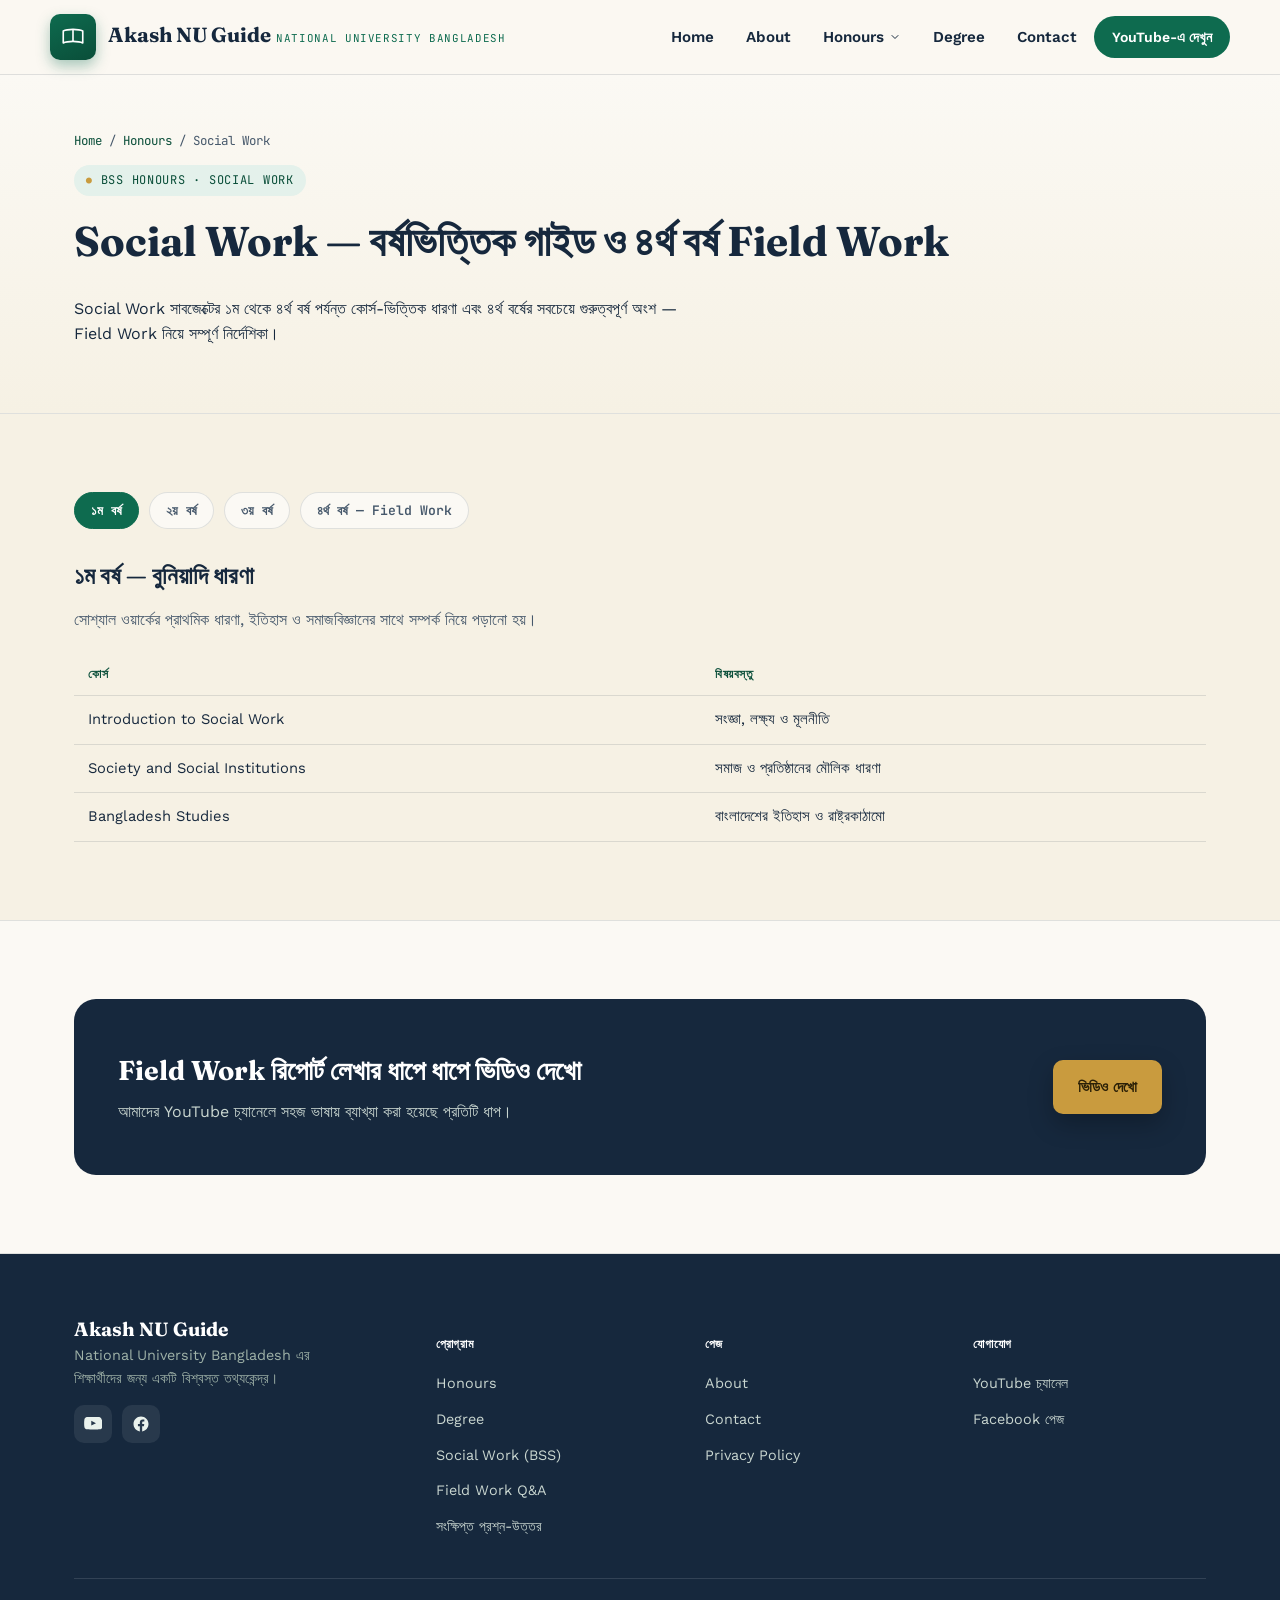
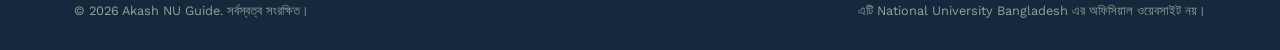
<file: social-work.html>
<!DOCTYPE html>
<html lang="bn">
<head>
<meta charset="UTF-8">
<meta name="viewport" content="width=device-width, initial-scale=1.0">
<title>Social Work (BSS) Honours — 4th Year Field Work | Akash NU Guide</title>
<meta name="description" content="National University Bangladesh BSS Honours Social Work সাবজেক্টের ১ম থেকে ৪র্থ বর্ষের সিলেবাস ও ৪র্থ বর্ষের Field Work সংক্রান্ত সম্পূর্ণ গাইড।">
<meta name="keywords" content="Social Work NU, BSS Social Work, Social Work 4th Year Field Work, NU Field Work Report, National University Social Work Syllabus">
<link rel="canonical" href="https://akashnuguide.vercel.app/social-work.html">
<link rel="stylesheet" href="style.css">
</head>
<body>
<div class="bg-motes" aria-hidden="true"></div>

<header class="site-header">
  <div class="container nav-row">
    <a href="index.html" class="brand">
      <span class="brand-mark">
        <svg viewBox="0 0 24 24" fill="none"><path d="M3 6.5C3 6.5 6 5 12 5C18 5 21 6.5 21 6.5V17.5C21 17.5 18 16 12 16C6 16 3 17.5 3 17.5V6.5Z" stroke="#fff" stroke-width="1.5" stroke-linejoin="round"/><path d="M12 5V16" stroke="#fff" stroke-width="1.5"/></svg>
      </span>
      <span class="brand-text">
        <span class="name">Akash NU Guide</span>
        <span class="tagline">National University Bangladesh</span>
      </span>
    </a>
    <nav class="main-nav" aria-label="Primary">
      <ul>
        <li><a href="index.html" class="nav-link">Home</a></li>
        <li><a href="about.html" class="nav-link">About</a></li>
        <li class="has-dropdown open">
          <a href="honours.html" class="nav-link">Honours
            <svg class="chev" width="12" height="12" viewBox="0 0 24 24" fill="none"><path d="M6 9l6 6 6-6" stroke="currentColor" stroke-width="2" stroke-linecap="round"/></svg>
          </a>
          <div class="dropdown">
            <a href="honours.html#ba">BA <span class="code">Honours</span></a>
            <a href="honours.html#bsc">BSc <span class="code">Honours</span></a>
            <a href="honours.html#bss">BSS <span class="code">Honours</span></a>
            <a href="honours.html#bbs">BBS <span class="code">Honours</span></a>
            <a href="social-work.html" class="active">Social Work (BSS) <span class="code">নতুন</span></a>
            <a href="field-work.html">Field Work Q&amp;A <span class="code">হট</span></a>
            <a href="short-questions.html">সংক্ষিপ্ত প্রশ্ন-উত্তর <span class="code">নতুন</span></a>
            <a href="nusocialworkfieldworkreport.html">মাঠকর্মের খাতা লেখার সম্পূর্ণ নিয়ম<span class="code">নতুন</span></a>
          </div>
        </li>
        <li><a href="degree.html" class="nav-link">Degree</a></li>
        <li><a href="contact.html" class="nav-link">Contact</a></li>
      </ul>
      <a href="https://www.youtube.com/@AkashNUGuide" target="_blank" rel="noopener" class="nav-link nav-cta">YouTube-এ দেখুন</a>
    </nav>
    <button class="nav-toggle" aria-label="মেনু খুলুন" aria-expanded="false"><span></span></button>
  </div>
</header>

<main>
  <section class="page-hero">
    <div class="container">
      <div class="breadcrumb"><a href="index.html">Home</a> / <a href="honours.html">Honours</a> / Social Work</div>
      <span class="eyebrow">BSS Honours · Social Work</span>
      <h1>Social Work — বর্ষভিত্তিক গাইড ও ৪র্থ বর্ষ Field Work</h1>
      <p class="lede" style="max-width:62ch">Social Work সাবজেক্টের ১ম থেকে ৪র্থ বর্ষ পর্যন্ত কোর্স-ভিত্তিক ধারণা এবং ৪র্থ বর্ষের সবচেয়ে গুরুত্বপূর্ণ অংশ — Field Work নিয়ে সম্পূর্ণ নির্দেশিকা।</p>
    </div>
  </section>

  <section>
    <div class="container">
      <div class="year-tabs" role="tablist" aria-label="বর্ষ নির্বাচন">
        <button class="active" data-target="y1">১ম বর্ষ</button>
        <button data-target="y2">২য় বর্ষ</button>
        <button data-target="y3">৩য় বর্ষ</button>
        <button data-target="y4">৪র্থ বর্ষ — Field Work</button>
      </div>

      <div id="y1" class="year-panel active">
        <h2>১ম বর্ষ — বুনিয়াদি ধারণা</h2>
        <p style="color:var(--slate)">সোশ্যাল ওয়ার্কের প্রাথমিক ধারণা, ইতিহাস ও সমাজবিজ্ঞানের সাথে সম্পর্ক নিয়ে পড়ানো হয়।</p>
        <table class="topic-table">
          <thead><tr><th>কোর্স</th><th>বিষয়বস্তু</th></tr></thead>
          <tbody>
            <tr><td>Introduction to Social Work</td><td>সংজ্ঞা, লক্ষ্য ও মূলনীতি</td></tr>
            <tr><td>Society and Social Institutions</td><td>সমাজ ও প্রতিষ্ঠানের মৌলিক ধারণা</td></tr>
            <tr><td>Bangladesh Studies</td><td>বাংলাদেশের ইতিহাস ও রাষ্ট্রকাঠামো</td></tr>
          </tbody>
        </table>
      </div>

      <div id="y2" class="year-panel">
        <h2>২য় বর্ষ — তত্ত্ব ও পদ্ধতি</h2>
        <p style="color:var(--slate)">সোশ্যাল ওয়ার্কের বিভিন্ন পদ্ধতি ও মনোবিজ্ঞান সম্পর্কিত কোর্স শুরু হয়।</p>
        <table class="topic-table">
          <thead><tr><th>কোর্স</th><th>বিষয়বস্তু</th></tr></thead>
          <tbody>
            <tr><td>Social Case Work</td><td>ব্যক্তি পর্যায়ে সমস্যা সমাধান পদ্ধতি</td></tr>
            <tr><td>Human Growth &amp; Development</td><td>মানব বিকাশের ধাপসমূহ</td></tr>
            <tr><td>Social Psychology</td><td>আচরণ ও সমাজের পারস্পরিক প্রভাব</td></tr>
          </tbody>
        </table>
      </div>

      <div id="y3" class="year-panel">
        <h2>৩য় বর্ষ — গ্রুপ ও কমিউনিটি ওয়ার্ক</h2>
        <p style="color:var(--slate)">দলগত ও কমিউনিটি পর্যায়ে কাজের পদ্ধতি এবং গবেষণা পদ্ধতি নিয়ে বিস্তারিত পড়ানো হয়।</p>
        <table class="topic-table">
          <thead><tr><th>কোর্স</th><th>বিষয়বস্তু</th></tr></thead>
          <tbody>
            <tr><td>Social Group Work</td><td>দলগত কার্যক্রমের কৌশল</td></tr>
            <tr><td>Community Development</td><td>কমিউনিটি পর্যায়ে উন্নয়ন কার্যক্রম</td></tr>
            <tr><td>Research Methods in Social Work</td><td>গবেষণার মৌলিক পদ্ধতি</td></tr>
          </tbody>
        </table>
      </div>

      <div id="y4" class="year-panel">
        <h2>৪র্থ বর্ষ — অ্যাডভান্সড কোর্স ও Field Work</h2>
        <p style="color:var(--slate)">৪র্থ বর্ষে তাত্ত্বিক পড়াশোনার পাশাপাশি সবচেয়ে গুরুত্বপূর্ণ অংশ হলো প্রায়োগিক অভিজ্ঞতা — Field Work।</p>
        <table class="topic-table">
          <thead><tr><th>কোর্স</th><th>বিষয়বস্তু</th></tr></thead>
          <tbody>
            <tr><td>Social Welfare Administration</td><td>সামাজিক কল্যাণ প্রশাসনের কাঠামো</td></tr>
            <tr><td>Social Policy &amp; Planning</td><td>নীতি প্রণয়ন ও পরিকল্পনা</td></tr>
            <tr><td>Social Work Practicum</td><td>তাত্ত্বিক জ্ঞানের প্রায়োগিক প্রস্তুতি</td></tr>
          </tbody>
        </table>

        <div class="field-work-card">
          <span class="fw-icon">
            <svg width="26" height="26" viewBox="0 0 24 24" fill="none" stroke="#3c2c07" stroke-width="1.8"><path d="M3 21h18M5 21V9l7-5 7 5v12M9 21v-6h6v6"/></svg>
          </span>
          <div>
            <h4>4th Year Field Work — সম্পূর্ণ গাইডলাইন</h4>
            <p>Social Work (BSS Honours) ৪র্থ বর্ষের সবচেয়ে গুরুত্বপূর্ণ ব্যবহারিক অংশ হলো Field Work। এখানে থাকছে মূল ধাপগুলোর সংক্ষিপ্ত নির্দেশনা:</p>
            <ul>
              <li>একটি নির্ধারিত সংস্থা বা কমিউনিটিতে সরাসরি ব্যবহারিক অভিজ্ঞতা অর্জন</li>
              <li>সুপারভাইজারের নির্দেশনায় নিয়মিত কার্যক্রম পরিচালনা ও ডকুমেন্টেশন</li>
              <li>দৈনিক/সাপ্তাহিক ডায়েরি ও কার্যক্রমের বিস্তারিত প্রতিবেদন সংরক্ষণ</li>
              <li>নির্ধারিত ফরম্যাটে চূড়ান্ত Field Work রিপোর্ট প্রস্তুত ও জমাদান</li>
              <li>মৌখিক পরীক্ষা (Viva-Voce)-এর জন্য প্রস্তুতি</li>
            </ul>
            <a href="field-work.html" class="btn btn-gold mt-sm">৫৪+ প্রশ্ন-উত্তর পড়ো →</a>
            <a href="short-questions.html" class="btn btn-ghost mt-sm">৮ বিষয়ের সংক্ষিপ্ত প্রশ্ন →</a>
          </div>
        </div>

        <div class="pill-list mt-lg">
          <span>Practicum</span><span>Viva-Voce</span><span>Report Format</span><span>Supervision</span>
        </div>
      </div>
    </div>
  </section>

  <section class="alt-bg">
    <div class="container">
      <div class="cta-band">
        <div>
          <h2>Field Work রিপোর্ট লেখার ধাপে ধাপে ভিডিও দেখো</h2>
          <p>আমাদের YouTube চ্যানেলে সহজ ভাষায় ব্যাখ্যা করা হয়েছে প্রতিটি ধাপ।</p>
        </div>
        <a href="https://www.youtube.com/@AkashNUGuide" target="_blank" rel="noopener" class="btn btn-gold">ভিডিও দেখো</a>
      </div>
    </div>
  </section>
</main>

<footer class="site-footer">
  <div class="container">
    <div class="footer-grid">
      <div class="footer-brand">
        <span class="name" style="color:#fff;font-family:var(--font-display);font-size:1.2rem;font-weight:700">Akash NU Guide</span>
        <p>National University Bangladesh এর শিক্ষার্থীদের জন্য একটি বিশ্বস্ত তথ্যকেন্দ্র।</p>
        <div class="footer-social">
          <a href="https://www.youtube.com/@AkashNUGuide" target="_blank" rel="noopener" aria-label="YouTube"><svg width="18" height="18" viewBox="0 0 24 24" fill="#EAF2ED"><path d="M23.5 6.2s-.2-1.6-1-2.3c-1-1-2-1-2.5-1.1C16.6 2.5 12 2.5 12 2.5h0s-4.6 0-8 .3c-.5 0-1.5.1-2.5 1.1-.8.7-1 2.3-1 2.3S.2 8.1.2 10v1.9c0 1.9.3 3.8.3 3.8s.2 1.6 1 2.3c1 1 2.2.9 2.8 1 2 .2 8.7.3 8.7.3s4.6 0 8-.3c.5-.1 1.5-.1 2.5-1.1.8-.7 1-2.3 1-2.3s.3-1.9.3-3.8V10c0-1.9-.3-3.8-.3-3.8ZM9.7 14.1V7.7l6.3 3.2-6.3 3.2Z"/></svg></a>
          <a href="https://www.facebook.com/akashnuguide" target="_blank" rel="noopener" aria-label="Facebook"><svg width="18" height="18" viewBox="0 0 24 24" fill="#EAF2ED"><path d="M22 12.06C22 6.5 17.5 2 12 2S2 6.5 2 12.06c0 5 3.66 9.16 8.44 9.94v-7.03H7.9v-2.91h2.54V9.85c0-2.5 1.49-3.89 3.77-3.89 1.09 0 2.24.2 2.24.2v2.46h-1.26c-1.24 0-1.63.77-1.63 1.56v1.88h2.78l-.44 2.91h-2.34V22c4.78-.78 8.44-4.94 8.44-9.94Z"/></svg></a>
        </div>
      </div>
      <div>
        <h5>প্রোগ্রাম</h5>
        <ul>
          <li><a href="honours.html">Honours</a></li>
          <li><a href="degree.html">Degree</a></li>
          <li><a href="social-work.html">Social Work (BSS)</a></li>
          <li><a href="field-work.html">Field Work Q&amp;A</a></li>
          <li><a href="short-questions.html">সংক্ষিপ্ত প্রশ্ন-উত্তর</a></li>
        </ul>
      </div>
      <div>
        <h5>পেজ</h5>
        <ul>
          <li><a href="about.html">About</a></li>
          <li><a href="contact.html">Contact</a></li>
          <li><a href="privacy.html">Privacy Policy</a></li>
        </ul>
      </div>
      <div>
        <h5>যোগাযোগ</h5>
        <ul>
          <li><a href="https://www.youtube.com/@AkashNUGuide" target="_blank" rel="noopener">YouTube চ্যানেল</a></li>
          <li><a href="https://www.facebook.com/akashnuguide" target="_blank" rel="noopener">Facebook পেজ</a></li>
        </ul>
      </div>
    </div>
    <div class="footer-bottom">
      <span>© 2026 Akash NU Guide. সর্বস্বত্ব সংরক্ষিত।</span>
      <span>এটি National University Bangladesh এর অফিসিয়াল ওয়েবসাইট নয়।</span>
    </div>
  </div>
</footer>

<script src="script.js"></script>
</body>
</html>
</file>
<file: style.css>
/* ===========================================================
   Akash NU Guide — stylesheet
   Palette:  forest #0E6B4F (NU green) · gold #C99B3E (certificate)
             navy-ink #16283D (text) · parchment #F6F1E4 (paper bg)
             cream #FBF9F4 (cards)
   Type:     Fraunces (display/serif) · Work Sans (body) · JetBrains Mono (labels)
   =========================================================== */

@import url('https://fonts.googleapis.com/css2?family=Fraunces:opsz,wght@9..144,400;9..144,500;9..144,600;9..144,700;9..144,900&family=Work+Sans:wght@400;500;600;700&family=JetBrains+Mono:wght@400;500&display=swap');

:root{
  --forest: #0E6B4F;
  --forest-dark: #0A4E39;
  --forest-light: #E4F1EB;
  --gold: #C99B3E;
  --gold-light: #F4E4BE;
  --navy: #16283D;
  --slate: #46586B;
  --parchment: #F6F1E4;
  --cream: #FBF9F4;
  --line: rgba(22,40,61,0.12);
  --shadow: 0 12px 32px rgba(22,40,61,0.10);

  /* vivid accent set — used for chips, badges, icon tiles to add colour variety */
  --teal: #0B8C8C;
  --teal-light: #DFF3F1;
  --coral: #E0562F;
  --coral-light: #FBE5DC;
  --violet: #6D4FD1;
  --violet-light: #EAE4FB;
  --sky: #2468D6;
  --sky-light: #DDE9FC;
  --rose: #D23E6B;
  --rose-light: #FBE1EA;

  --font-display: "Fraunces", serif;
  --font-body: "Work Sans", sans-serif;
  --font-mono: "JetBrains Mono", monospace;

  --radius: 14px;
  --container: 1180px;
}

*,*::before,*::after{ box-sizing: border-box; }
html{ scroll-behavior: smooth; }
body{
  margin:0;
  font-family: var(--font-body);
  color: var(--navy);
  background: var(--parchment);
  line-height: 1.6;
  -webkit-font-smoothing: antialiased;
}
img{ max-width:100%; display:block; }
a{ color: inherit; text-decoration:none; }
ul{ margin:0; padding:0; list-style:none; }
h1,h2,h3,h4{ font-family: var(--font-display); margin:0 0 .5em; color: var(--navy); font-weight:700; }
p{ margin:0 0 1em; }

.container{ max-width: var(--container); margin:0 auto; padding: 0 24px; }

:focus-visible{
  outline: 3px solid var(--gold);
  outline-offset: 3px;
  border-radius: 4px;
}

/* ---------- ambient background (drifting seals / motes) ---------- */
.bg-motes{
  position: fixed; inset:0;
  z-index:0; pointer-events:none;
  overflow:hidden;
}
.bg-motes span{
  position:absolute;
  bottom:-60px;
  display:block;
  border-radius:50%;
  opacity:.35;
  animation: drift-up linear infinite;
}
.bg-motes span.dot{ background: #000; }
.bg-motes span.ring{
  background: transparent;
  border:1.5px solid #000;
  opacity:.22;
}
@keyframes drift-up{
  0%   { transform: translateY(0) translateX(0) rotate(0deg); opacity:0; }
  8%   { opacity:.35; }
  92%  { opacity:.25; }
  100% { transform: translateY(-115vh) translateX(30px) rotate(180deg); opacity:0; }
}
@media (prefers-reduced-motion: reduce){
  .bg-motes span{ animation: none; display:none; }
}

/* ---------- top notice bar ---------- */
.topbar{
  background: var(--navy);
  color: var(--gold-light);
  font-family: var(--font-mono);
  font-size: .78rem;
  letter-spacing:.02em;
  position:relative; z-index:20;
}
.topbar .container{
  display:flex; align-items:center; gap:10px;
  padding-top:8px; padding-bottom:8px;
  overflow:hidden;
}
.topbar .tag{
  background: var(--forest);
  color:#fff;
  padding:2px 9px;
  border-radius:20px;
  font-weight:500;
  flex:none;
}
.topbar .marquee-track{
  overflow:hidden; flex:1; white-space:nowrap;
}
.topbar .marquee-track span{
  display:inline-block;
  padding-left:100%;
  animation: marquee 26s linear infinite;
}
@keyframes marquee{
  0%{ transform: translateX(0); }
  100%{ transform: translateX(-100%); }
}

/* ---------- header / nav ---------- */
header.site-header{
  position: sticky; top:0; z-index:30;
  background: rgba(251,249,244,0.92);
  backdrop-filter: blur(8px);
  border-bottom: 1px solid var(--line);
}
.nav-row{
  display:flex; align-items:center; justify-content:space-between;
  padding: 14px 0;
}
.brand{ display:flex; align-items:center; gap:12px; }
.brand-mark{
  width:46px; height:46px; flex:none;
  border-radius:10px;
  background: linear-gradient(155deg, var(--forest), var(--forest-dark));
  display:flex; align-items:center; justify-content:center;
  box-shadow: 0 6px 14px rgba(14,107,79,.35);
}
.brand-mark svg{ width:26px; height:26px; }
.brand-text .name{
  font-family: var(--font-display);
  font-weight:700; font-size:1.28rem; line-height:1;
  color: var(--navy);
}
.brand-text .tagline{
  font-family: var(--font-mono);
  font-size:.68rem; letter-spacing:.06em;
  color: var(--forest); text-transform:uppercase;
}

nav.main-nav{ display:flex; align-items:center; gap:2px; }
nav.main-nav > ul{ display:flex; align-items:center; gap:2px; }
nav.main-nav a.nav-link{
  padding:10px 15px;
  font-weight:600; font-size:.95rem;
  color: var(--navy);
  border-radius:8px;
  display:flex; align-items:center; gap:5px;
}
nav.main-nav a.nav-link:hover, nav.main-nav a.nav-link.active{
  background: var(--forest-light);
  color: var(--forest-dark);
}
.has-dropdown{ position:relative; }
.dropdown{
  position:absolute; top:calc(100% + 10px); left:0;
  background: var(--cream);
  border:1px solid var(--line);
  box-shadow: var(--shadow);
  border-radius: 12px;
  min-width: 230px;
  padding:8px;
  opacity:0; visibility:hidden; transform: translateY(6px);
  transition: all .18s ease;
}
.has-dropdown:hover .dropdown,
.has-dropdown:focus-within .dropdown{
  opacity:1; visibility:visible; transform: translateY(0);
}
.dropdown a{
  display:flex; align-items:center; justify-content:space-between;
  padding:9px 12px; border-radius:8px;
  font-size:.9rem; font-weight:500;
  color: var(--slate);
}
.dropdown a:hover{ background: var(--forest-light); color: var(--forest-dark); }
.dropdown a .code{
  font-family: var(--font-mono); font-size:.68rem;
  color: var(--gold); background: var(--gold-light);
  padding:1px 6px; border-radius: 5px;
}
.chev{ transition: transform .18s ease; }
.has-dropdown:hover .chev{ transform: rotate(180deg); }

.nav-cta{
  background: var(--forest);
  color:#fff !important;
  padding:10px 18px !important;
  border-radius: 30px !important;
  font-size:.88rem !important;
}
.nav-cta:hover{ background: var(--forest-dark) !important; }

.nav-toggle{
  display:none;
  background:none; border:none; cursor:pointer;
  width:42px; height:42px; border-radius:8px;
  align-items:center; justify-content:center;
}
.nav-toggle span, .nav-toggle span::before, .nav-toggle span::after{
  content:""; display:block; width:22px; height:2px; background: var(--navy);
  position:relative; transition: all .2s ease;
}
.nav-toggle span::before{ position:absolute; top:-7px; }
.nav-toggle span::after{ position:absolute; top:7px; }

/* ---------- hero ---------- */
.hero{
  position:relative; overflow:hidden;
  padding: 76px 0 90px;
  background: linear-gradient(180deg, var(--cream) 0%, var(--parchment) 100%);
}
.hero .container{
  display:grid; grid-template-columns: 1.05fr .95fr;
  gap: 40px; align-items:center; position:relative; z-index:2;
}
.eyebrow{
  display:inline-flex; align-items:center; gap:8px;
  font-family: var(--font-mono); font-size:.75rem; letter-spacing:.06em;
  text-transform:uppercase; color: var(--forest-dark);
  background: var(--forest-light);
  padding:6px 12px; border-radius:20px;
  margin-bottom:18px;
}
.eyebrow::before{ content:"●"; color: var(--gold); font-size:.6rem; }
.hero h1{
  font-size: clamp(2.1rem, 4vw, 3.2rem);
  line-height:1.12; margin-bottom:.4em;
}
.hero h1 em{
  font-style: italic; color: var(--forest);
}
.hero p.lede{
  font-size:1.08rem; color: var(--slate); max-width: 54ch; margin-bottom: 1.6em;
}
.hero-ctas{ display:flex; gap:14px; flex-wrap:wrap; }
.btn{
  display:inline-flex; align-items:center; gap:8px;
  padding: 14px 24px; border-radius: 10px;
  font-weight:600; font-size:.95rem;
  border: 1.5px solid transparent;
  transition: transform .15s ease, box-shadow .15s ease;
}
.btn:hover{ transform: translateY(-2px); }
.btn-primary{ background: var(--forest); color:#fff; box-shadow: 0 10px 22px rgba(14,107,79,.28);}
.btn-primary:hover{ background: var(--forest-dark); }
.btn-ghost{ border-color: var(--navy); color: var(--navy); }
.btn-ghost:hover{ background: var(--navy); color:#fff; }
.btn-gold{ background: var(--gold); color:#2b2007; box-shadow: 0 10px 22px rgba(201,155,62,.32); }

.hero-stats{ display:flex; gap:28px; margin-top:34px; flex-wrap:wrap; }
.hero-stats .stat b{ display:block; font-family: var(--font-display); font-size:1.5rem; color:var(--forest-dark); }
.hero-stats .stat span{ font-size:.8rem; color: var(--slate); }

/* ---- animated book (signature element) ---- */
.book-stage{
  position:relative; height: 360px;
  display:flex; align-items:center; justify-content:center;
}
.book{
  position:relative; width: 230px; height: 170px;
  perspective: 1400px;
}
.book .spine{
  position:absolute; left:50%; top:0; bottom:0; width:10px;
  margin-left:-5px;
  background: linear-gradient(180deg, var(--gold), #a97c22);
  border-radius:3px; z-index:2;
  box-shadow: 0 0 0 1px rgba(0,0,0,.05);
}
.book .cover{
  position:absolute; top:0; bottom:0; width:115px;
  background: linear-gradient(135deg, var(--forest), var(--forest-dark));
  border-radius: 4px 10px 10px 4px;
  box-shadow: var(--shadow);
}
.book .cover.left{ right:50%; border-radius:10px 4px 4px 10px; }
.book .cover.right{ left:50%; }
.page{
  position:absolute; top:6px; bottom:6px; left:50%;
  width:105px; height:calc(100% - 12px);
  background: var(--cream);
  border:1px solid rgba(22,40,61,.08);
  border-radius: 3px 8px 8px 3px;
  transform-origin: left center;
  box-shadow: 1px 0 3px rgba(0,0,0,.06);
  animation: flip 6s ease-in-out infinite;
}
.page span{
  position:absolute; left:14px; right:10px; height:2px; background: rgba(22,40,61,.12);
}
.page:nth-child(1){ animation-delay: 0s; }
.page:nth-child(2){ animation-delay: .35s; }
.page:nth-child(3){ animation-delay: .7s; }
@keyframes flip{
  0%, 8%{ transform: rotateY(0deg); }
  45%, 55%{ transform: rotateY(-165deg); }
  92%,100%{ transform: rotateY(-180deg); }
}
.book-glow{
  position:absolute; width:280px; height:280px; border-radius:50%;
  background: radial-gradient(circle, rgba(201,155,62,.28), transparent 70%);
  filter: blur(6px); z-index:0;
}
.seal{
  position:absolute; top:-6px; right:-6px;
  width:76px; height:76px; border-radius:50%;
  background: radial-gradient(circle at 35% 30%, #e6c069, var(--gold) 60%, #a97c22 100%);
  display:flex; align-items:center; justify-content:center;
  box-shadow: 0 8px 18px rgba(169,124,34,.4);
  animation: seal-pop 5s ease-in-out infinite;
  z-index:3;
}
.seal span{
  font-family: var(--font-mono); font-size:.56rem; font-weight:700;
  color: #3c2c07; text-align:center; line-height:1.15; letter-spacing:.03em;
}
@keyframes seal-pop{
  0%,80%,100%{ transform: scale(1) rotate(-8deg); }
  88%{ transform: scale(1.12) rotate(-8deg); }
}
@media (prefers-reduced-motion: reduce){
  .page{ animation:none; }
  .seal{ animation:none; }
}

/* ---- pen-writing hero (field-work / short-questions — pen writes lines on paper) ---- */
.pen-stage{
  position:relative; height:360px;
  display:flex; align-items:center; justify-content:center;
}
.pen-glow{
  position:absolute; width:300px; height:300px; border-radius:50%;
  background: radial-gradient(circle, rgba(11,140,140,.22), transparent 70%);
  filter: blur(6px); z-index:0;
}
.pen-svg{
  position:relative; width:100%; max-width:320px; height:auto;
  filter: drop-shadow(0 18px 30px rgba(22,40,61,.14));
}
.ink-line{
  fill:none; stroke: var(--navy); stroke-width:3; stroke-linecap:round;
  stroke-dasharray:100; stroke-dashoffset:100; opacity:0;
  animation: ink-l1 5s ease-in-out infinite;
}
.ink-line.l2{ animation-name: ink-l2; stroke: var(--teal); }
.ink-line.l3{ animation-name: ink-l3; stroke: var(--coral); }
.ink-line.l4{ animation-name: ink-l4; stroke: var(--violet); }

@keyframes ink-l1{
  0%,100%{ stroke-dashoffset:100; opacity:0; }
  2%{ opacity:1; }
  18%{ stroke-dashoffset:0; opacity:1; }
  92%{ stroke-dashoffset:0; opacity:1; }
  96%{ opacity:0; }
}
@keyframes ink-l2{
  0%,20%{ stroke-dashoffset:100; opacity:0; }
  22%{ opacity:1; }
  38%{ stroke-dashoffset:0; opacity:1; }
  92%{ stroke-dashoffset:0; opacity:1; }
  96%,100%{ opacity:0; }
}
@keyframes ink-l3{
  0%,40%{ stroke-dashoffset:100; opacity:0; }
  42%{ opacity:1; }
  58%{ stroke-dashoffset:0; opacity:1; }
  92%{ stroke-dashoffset:0; opacity:1; }
  96%,100%{ opacity:0; }
}
@keyframes ink-l4{
  0%,60%{ stroke-dashoffset:100; opacity:0; }
  62%{ opacity:1; }
  78%{ stroke-dashoffset:0; opacity:1; }
  92%{ stroke-dashoffset:0; opacity:1; }
  96%,100%{ opacity:0; }
}
.pen-icon{
  animation: pen-write 5s ease-in-out infinite;
}
@keyframes pen-write{
  0%{ transform: translate(20px,46px); opacity:1; }
  18%{ transform: translate(258px,46px); }
  20%{ transform: translate(20px,86px); }
  38%{ transform: translate(212px,86px); }
  40%{ transform: translate(20px,126px); }
  58%{ transform: translate(238px,126px); }
  60%{ transform: translate(20px,166px); }
  78%{ transform: translate(178px,166px); opacity:1; }
  92%{ transform: translate(178px,166px); opacity:1; }
  96%{ opacity:0; transform: translate(20px,46px); }
  100%{ opacity:0; transform: translate(20px,46px); }
}
@media (prefers-reduced-motion: reduce){
  .ink-line, .pen-icon{ animation:none; opacity:1; stroke-dashoffset:0; }
}

/* ---- quick-open book (legacy — kept for compatibility, unused after pen redesign) ---- */
.book2-stage{
  position:relative; height:360px;
  display:flex; align-items:center; justify-content:center;
}
.book2-glow{
  position:absolute; width:300px; height:300px; border-radius:50%;
  background: radial-gradient(circle, rgba(11,140,140,.25), transparent 70%);
  filter: blur(6px); z-index:0;
}
.book2{
  position:relative; width:220px; height:160px;
  perspective: 1200px;
}
.book2 .spine2{
  position:absolute; left:50%; top:-4px; bottom:-4px; width:14px;
  margin-left:-7px;
  background: linear-gradient(180deg, var(--teal), #075f5f);
  border-radius:3px; z-index:1;
  box-shadow: 0 4px 14px rgba(11,140,140,.35);
}
.book2 .base{
  position:absolute; inset:0;
  background: var(--cream);
  border:1px solid rgba(22,40,61,.1);
  border-radius:6px;
  box-shadow: 0 18px 30px rgba(22,40,61,.14);
}
.book2 .base::before, .book2 .base::after{
  content:""; position:absolute; top:10px; bottom:10px; width:1px;
  background: rgba(22,40,61,.08);
}
.book2 .base::before{ left:20%; }
.book2 .base::after{ left:80%; }
.book2 .flap{
  position:absolute; top:0; bottom:0; width:50%;
  background: linear-gradient(135deg, var(--teal), #0a6b6b);
  border-radius: 4px 10px 10px 4px;
  box-shadow: var(--shadow);
  z-index:2;
  animation: quick-open-right 3.4s cubic-bezier(.6,0,.35,1.4) infinite;
}
.book2 .flap.left{
  left:0; right:auto;
  transform-origin: left center;
  border-radius:10px 4px 4px 10px;
  background: linear-gradient(225deg, var(--gold), #a97c22);
  animation-name: quick-open-left;
}
.book2 .flap.right{
  right:0; left:auto;
  transform-origin: right center;
  animation-name: quick-open-right;
}
@keyframes quick-open-right{
  0%{ transform: rotateY(0deg); }
  20%{ transform: rotateY(-158deg); }
  70%{ transform: rotateY(-158deg); }
  92%,100%{ transform: rotateY(0deg); }
}
@keyframes quick-open-left{
  0%{ transform: rotateY(0deg); }
  20%{ transform: rotateY(158deg); }
  70%{ transform: rotateY(158deg); }
  92%,100%{ transform: rotateY(0deg); }
}
.book2 .qmark{
  position:absolute; font-family: var(--font-display); font-weight:700;
  color: var(--gold); opacity:0; z-index:0; font-size:1.4rem;
  animation: qpop 3.4s ease-in-out infinite;
}
.book2 .qmark:nth-child(5){ top:-6px; left:8%; animation-delay:.15s; color:var(--coral); }
.book2 .qmark:nth-child(6){ top:10px; right:4%; animation-delay:.5s; color:var(--sky); }
.book2 .qmark:nth-child(7){ bottom:-4px; left:38%; animation-delay:.85s; color:var(--rose); }
@keyframes qpop{
  0%,18%{ opacity:0; transform: translateY(8px) scale(.7); }
  30%{ opacity:1; transform: translateY(-6px) scale(1); }
  60%{ opacity:1; transform: translateY(-10px) scale(1); }
  75%,100%{ opacity:0; transform: translateY(-18px) scale(.8); }
}
.faq-orbit{
  position:absolute; inset:0; pointer-events:none;
}
.faq-orbit span{
  position:absolute; border-radius:50%; opacity:.5;
  animation: orbit-float 7s ease-in-out infinite;
}
@keyframes orbit-float{
  0%,100%{ transform: translateY(0); }
  50%{ transform: translateY(-14px); }
}
@media (prefers-reduced-motion: reduce){
  .book2 .flap, .book2 .qmark, .faq-orbit span{ animation:none; }
}

/* ---------- FAQ / field-work page ---------- */
.toc-chips{ display:flex; gap:10px; flex-wrap:wrap; margin: 26px 0 6px; }
.toc-chips a{
  font-family: var(--font-mono); font-size:.8rem; font-weight:600;
  padding:8px 15px; border-radius:30px;
  border:1.5px solid var(--line); background: var(--cream); color: var(--slate);
  transition: all .15s ease;
}
.toc-chips a:hover{ border-color: var(--teal); color: var(--teal); background: var(--teal-light); }

.faq-toolbar{
  display:flex; gap:14px; align-items:center; flex-wrap:wrap;
  background: var(--cream); border:1px solid var(--line); border-radius: var(--radius);
  padding: 16px 20px; margin: 30px 0 8px;
  position: sticky; top: 78px; z-index: 15;
  box-shadow: var(--shadow);
}
.faq-search{ position:relative; flex:1; min-width:220px; }
.faq-search input{
  width:100%; padding:12px 16px 12px 42px; border-radius:10px;
  border:1.5px solid var(--line); font-family: var(--font-body); font-size:.95rem;
  background:#fff;
}
.faq-search input:focus{ outline:none; border-color: var(--teal); }
.faq-search svg{ position:absolute; left:14px; top:50%; transform:translateY(-50%); color: var(--slate); }
.faq-toolbar .count{ font-family: var(--font-mono); font-size:.78rem; color: var(--teal); font-weight:600; white-space:nowrap; }
.faq-toolbar .btn-mini{
  font-family: var(--font-mono); font-size:.78rem; font-weight:600;
  padding:9px 14px; border-radius:8px; cursor:pointer;
  border:1.5px solid var(--line); background:#fff; color: var(--navy);
  white-space:nowrap;
}
.faq-toolbar .btn-mini:hover{ border-color: var(--teal); color: var(--teal); }

.faq-part-title{
  display:flex; align-items:center; gap:12px; margin:44px 0 20px;
}
.faq-part-title .num{
  font-family:var(--font-mono); font-weight:700; font-size:.85rem;
  background: var(--navy); color: var(--gold-light);
  width:34px; height:34px; border-radius:9px; flex:none;
  display:flex; align-items:center; justify-content:center;
}
.faq-part-title h2{ margin:0; font-size:1.35rem; }
.subj-code{
  font-family: var(--font-mono); font-size:.68rem; font-weight:600;
  color: var(--slate); background: var(--parchment);
  padding: 3px 9px; border-radius: 20px; margin-left:8px; vertical-align:middle;
  border:1px solid var(--line);
}

.qa-list{ display:flex; flex-direction:column; gap:10px; }
details.qa{
  background: var(--cream); border:1px solid var(--line); border-radius:12px;
  padding: 4px 20px; transition: border-color .15s ease, box-shadow .15s ease;
}
details.qa[open]{ border-color: var(--teal); box-shadow: 0 8px 20px rgba(11,140,140,.12); }
details.qa summary{
  cursor:pointer; list-style:none; padding:16px 34px 16px 0; position:relative;
  font-weight:600; font-size:.98rem; display:flex; gap:12px; align-items:flex-start;
}
details.qa summary::-webkit-details-marker{ display:none; }
details.qa summary .qn{
  font-family: var(--font-mono); color: var(--teal); font-weight:700; flex:none; font-size:.85rem;
  margin-top:.15em;
}
details.qa summary::after{
  content:""; position:absolute; right:2px; top:20px; width:10px; height:10px;
  border-right:2px solid var(--slate); border-bottom:2px solid var(--slate);
  transform: rotate(45deg); transition: transform .2s ease;
}
details.qa[open] summary::after{ transform: rotate(-135deg); border-color: var(--teal); }
.qa-answer{
  padding: 0 0 18px; color: var(--slate); font-size:.94rem; animation: fade-in .2s ease;
}
.qa-answer b{ color: var(--navy); }
.qa-answer ul{ display:grid; gap:6px; margin-top:8px; }
.qa-answer ul li{ display:flex; gap:8px; }
.qa-answer ul li::before{ content:"—"; color: var(--gold); flex:none; }
.qa-answer .note{
  margin-top:10px; padding:10px 14px; border-radius:8px;
  background: var(--gold-light); color:#5a4114; font-size:.85rem;
}
.qa-highlight{ background: var(--gold-light); border-radius:3px; padding:0 2px; }
.qa-hidden{ display:none !important; }
.qa-empty{ text-align:center; padding: 40px 0; color: var(--slate); display:none; }
.qa-empty.show{ display:block; }

.quickfact-grid{
  display:grid; grid-template-columns: repeat(3, 1fr); gap:16px; margin-top:12px;
}
.qf-card{
  border-radius: 12px; padding:18px 20px; color:#fff;
  font-size:.88rem; line-height:1.5;
}
.qf-card b{ display:block; margin-bottom:4px; font-family:var(--font-display); font-size:1rem; }
.qf-card:nth-child(6n+1){ background: linear-gradient(135deg, var(--teal), #075f5f); }
.qf-card:nth-child(6n+2){ background: linear-gradient(135deg, var(--coral), #a63c1f); }
.qf-card:nth-child(6n+3){ background: linear-gradient(135deg, var(--violet), #4c34a3); }
.qf-card:nth-child(6n+4){ background: linear-gradient(135deg, var(--sky), #17469c); }
.qf-card:nth-child(6n+5){ background: linear-gradient(135deg, var(--rose), #9c2650); }
.qf-card:nth-child(6n+6){ background: linear-gradient(135deg, var(--forest), var(--forest-dark)); }

/* ---------- section scaffolding ---------- */
section{ position:relative; z-index:1; padding: 78px 0; }
.section-head{ max-width: 640px; margin-bottom: 44px; }
.section-head .eyebrow{ margin-bottom:14px; }
.section-head h2{ font-size: clamp(1.7rem, 3vw, 2.3rem); }
.section-head p{ color: var(--slate); font-size:1.03rem; }
.alt-bg{ background: var(--cream); border-top:1px solid var(--line); border-bottom:1px solid var(--line); }

/* programme grid */
.programme-grid{
  display:grid; grid-template-columns: repeat(3, 1fr); gap:22px;
}
.prog-card{
  background: var(--cream);
  border:1px solid var(--line);
  border-radius: var(--radius);
  padding: 26px 24px;
  transition: transform .18s ease, box-shadow .18s ease, border-color .18s ease;
  position:relative; overflow:hidden;
}
.prog-card:hover{
  transform: translateY(-5px);
  box-shadow: var(--shadow);
  border-color: var(--forest);
}
.prog-card .icon{
  width:48px; height:48px; border-radius:12px;
  background: var(--forest-light); color:var(--forest-dark);
  display:flex; align-items:center; justify-content:center;
  margin-bottom:16px;
}
.prog-card:nth-child(2) .icon{ background: var(--sky-light); color: var(--sky); }
.prog-card:nth-child(3) .icon{ background: var(--coral-light); color: var(--coral); }
.prog-card:nth-child(4) .icon{ background: var(--violet-light); color: var(--violet); }
.prog-card h3{ font-size:1.15rem; margin-bottom:.35em; }
.prog-card p{ color: var(--slate); font-size:.92rem; margin-bottom:1em; }
.prog-card .link{ font-weight:600; color: var(--forest-dark); font-size:.88rem; display:inline-flex; gap:6px; align-items:center; }

/* subject list (honours page) */
.subject-list{ display:grid; grid-template-columns: repeat(2, 1fr); gap:16px; }
.subject-item{
  display:flex; align-items:center; gap:16px;
  background: var(--cream); border:1px solid var(--line);
  border-radius: 12px; padding:18px 20px;
  transition: border-color .15s ease, transform .15s ease;
}
.subject-item:hover{ border-color: var(--gold); transform: translateX(4px); }
.subject-item .badge{
  font-family: var(--font-mono); font-weight:700; font-size:.82rem;
  width:44px; height:44px; border-radius:10px;
  background: var(--navy); color: var(--gold-light);
  display:flex; align-items:center; justify-content:center; flex:none;
}
.subject-item h4{ margin:0 0 2px; font-size:1rem; }
.subject-item span{ font-size:.82rem; color: var(--slate); }
.subject-item.featured{ border-color: var(--forest); background: var(--forest-light); }
.subject-item.featured .badge{ background: var(--forest); color:#fff; }

/* year / field-work timeline (social work page) */
.year-tabs{ display:flex; gap:10px; flex-wrap:wrap; margin-bottom:28px; }
.year-tabs button{
  font-family: var(--font-mono); font-size:.82rem; font-weight:600;
  padding:9px 16px; border-radius:30px; cursor:pointer;
  border:1.5px solid var(--line); background: var(--cream); color: var(--slate);
}
.year-tabs button.active{ background: var(--forest); border-color: var(--forest); color:#fff; }
.year-panel{ display:none; }
.year-panel.active{ display:block; animation: fade-in .25s ease; }
@keyframes fade-in{ from{opacity:0; transform: translateY(6px);} to{opacity:1; transform:none;} }
.field-work-card{
  background: linear-gradient(135deg, var(--navy), #0d1c2c);
  color: #EAF2ED;
  border-radius: var(--radius);
  padding: 30px 28px;
  display:grid; grid-template-columns: auto 1fr; gap:22px; align-items:flex-start;
  margin-top: 22px;
}
.field-work-card .fw-icon{
  width:54px; height:54px; border-radius:14px;
  background: var(--gold); color:#3c2c07;
  display:flex; align-items:center; justify-content:center; flex:none;
}
.field-work-card h4{ color:#fff; margin-bottom:.3em; }
.field-work-card p{ color: #C9D6D0; margin-bottom: .8em; }
.field-work-card ul{ display:grid; gap:8px; }
.field-work-card ul li{ display:flex; gap:10px; font-size:.92rem; color:#DCE7E1; }
.field-work-card ul li::before{ content:"—"; color: var(--gold); flex:none; }
.topic-table{ width:100%; border-collapse: collapse; margin-top:20px; }
.topic-table th, .topic-table td{
  text-align:left; padding:12px 14px; border-bottom:1px solid var(--line); font-size:.92rem;
}
.topic-table th{ font-family: var(--font-mono); font-size:.72rem; letter-spacing:.05em; text-transform:uppercase; color: var(--forest-dark); }

/* notice / update list */
.notice-list{ display:flex; flex-direction:column; gap:0; border:1px solid var(--line); border-radius: var(--radius); overflow:hidden; background: var(--cream); }
.notice-item{ display:flex; gap:18px; align-items:center; padding:18px 22px; border-bottom:1px solid var(--line); }
.notice-item:last-child{ border-bottom:none; }
.notice-item .date{
  font-family: var(--font-mono); font-size:.75rem; color:#fff;
  background: var(--forest); padding:8px 10px; border-radius:8px; text-align:center; flex:none; min-width:64px;
}
.notice-item .date b{ display:block; font-size:1rem; }
.notice-item .title{ font-weight:600; }
.notice-item .desc{ color: var(--slate); font-size:.87rem; }
.notice-item .tag{
  margin-left:auto; font-size:.72rem; font-family: var(--font-mono);
  color: var(--gold); background: var(--gold-light); padding:4px 10px; border-radius:20px; flex:none;
}

/* channel / social cards */
.channel-grid{ display:grid; grid-template-columns: repeat(2,1fr); gap:22px; }
.channel-card{
  border-radius: var(--radius); padding: 28px; color:#fff;
  display:flex; flex-direction:column; gap:14px; position:relative; overflow:hidden;
}
.channel-card.yt{ background: linear-gradient(135deg,#B3261E,#7A140F); }
.channel-card.fb{ background: linear-gradient(135deg,#1258C7,#0A3A8C); }
.channel-card .ch-icon{ width:48px; height:48px; }
.channel-card h3{ color:#fff; margin-bottom:0; }
.channel-card p{ color: rgba(255,255,255,.82); font-size:.92rem; }
.channel-card .btn{ align-self:flex-start; background:#fff; color: var(--navy); }

/* CTA band */
.cta-band{
  background: var(--navy); color:#EAF2ED; border-radius: 22px;
  padding: 50px 44px; display:flex; align-items:center; justify-content:space-between; gap:30px; flex-wrap:wrap;
  position:relative; overflow:hidden;
}
.cta-band h2{ color:#fff; margin-bottom:.25em; font-size:1.7rem; }
.cta-band p{ color:#C9D6D0; margin-bottom:0; }
.cta-band .btn-gold{ box-shadow: 0 10px 24px rgba(0,0,0,.25); }

/* footer */
footer.site-footer{
  background: var(--navy); color: #C9D6D0;
  padding: 60px 0 28px; position:relative; z-index:1;
}
.footer-grid{ display:grid; grid-template-columns: 1.4fr 1fr 1fr 1fr; gap:36px; margin-bottom:40px; }
.footer-grid h5{ color:#fff; font-family: var(--font-mono); font-size:.78rem; letter-spacing:.05em; text-transform:uppercase; margin-bottom:16px; }
.footer-grid ul{ display:flex; flex-direction:column; gap:10px; }
.footer-grid a{ font-size:.9rem; color:#C9D6D0; }
.footer-grid a:hover{ color: var(--gold); }
.footer-brand p{ color:#9FB2A8; font-size:.9rem; max-width:32ch; }
.footer-social{ display:flex; gap:10px; margin-top:14px; }
.footer-social a{
  width:38px; height:38px; border-radius:10px; background: rgba(255,255,255,.08);
  display:flex; align-items:center; justify-content:center;
}
.footer-social a:hover{ background: var(--forest); }
.footer-bottom{
  border-top:1px solid rgba(255,255,255,.12); padding-top:22px;
  display:flex; justify-content:space-between; flex-wrap:wrap; gap:10px;
  font-size:.8rem; color:#8FA39A;
}

/* misc utility */
.text-center{ text-align:center; }
.mt-lg{ margin-top:48px; }
.mt-sm{ margin-top:18px; display:inline-flex; }
.mt-sm + .mt-sm{ margin-left:12px; }
.grid-2{ display:grid; grid-template-columns: 1fr 1fr; gap:40px; align-items:center; }
.pill-list{ display:flex; gap:10px; flex-wrap:wrap; }
.pill-list span{
  font-family: var(--font-mono); font-size:.75rem;
  background: var(--forest-light); color: var(--forest-dark);
  padding:6px 12px; border-radius:20px;
}
.page-hero{
  padding: 56px 0 50px;
  background: linear-gradient(180deg, var(--cream), var(--parchment));
  border-bottom: 1px solid var(--line);
}
.page-hero .eyebrow{ margin-bottom:12px; }
.page-hero h1{ font-size: clamp(1.9rem, 3.4vw, 2.6rem); }
.breadcrumb{ font-family: var(--font-mono); font-size:.78rem; color: var(--slate); margin-bottom:14px; }
.breadcrumb a{ color: var(--forest-dark); }
.policy-content h2{ margin-top:1.6em; font-size:1.25rem; }
.policy-content p, .policy-content li{ color: var(--slate); }
.policy-content ul{ list-style: disc; padding-left: 22px; margin-bottom:1em; }
.contact-grid{ display:grid; grid-template-columns: 1fr 1fr; gap:36px; }
.contact-form{ display:grid; gap:16px; background: var(--cream); border:1px solid var(--line); border-radius: var(--radius); padding:28px; }
.contact-form label{ font-size:.85rem; font-weight:600; display:block; margin-bottom:6px; }
.contact-form input, .contact-form textarea{
  width:100%; padding:12px 14px; border-radius:10px; border:1.5px solid var(--line);
  font-family: var(--font-body); font-size:.95rem; background:#fff;
}
.contact-form input:focus, .contact-form textarea:focus{ border-color: var(--forest); outline:none; }

/* ---------- responsive ---------- */
@media (max-width: 980px){
  .hero .container{ grid-template-columns: 1fr; }
  .book-stage{ order:-1; height:260px; }
  .programme-grid{ grid-template-columns: 1fr 1fr; }
  .footer-grid{ grid-template-columns: 1fr 1fr; }
  .subject-list{ grid-template-columns: 1fr; }
  .contact-grid, .grid-2{ grid-template-columns: 1fr; }
  .channel-grid{ grid-template-columns:1fr; }
}
@media (max-width: 760px){
  nav.main-nav{
    position:fixed; inset: 66px 0 0 0; z-index:25;
    background: var(--cream);
    flex-direction:column; align-items:stretch;
    padding: 18px; overflow:auto;
    transform: translateX(100%); transition: transform .25s ease;
  }
  nav.main-nav.open{ transform: translateX(0); }
  nav.main-nav > ul{ flex-direction:column; align-items:stretch; gap:4px; }
  .dropdown{ position:static; opacity:1; visibility:visible; transform:none; box-shadow:none; display:none; margin-left:12px; }
  .has-dropdown.open .dropdown{ display:block; }
  .nav-toggle{ display:flex; }
  .nav-cta{ margin-top:10px; text-align:center; justify-content:center; }
  .programme-grid{ grid-template-columns: 1fr; }
  .field-work-card{ grid-template-columns: 1fr; }
  .footer-grid{ grid-template-columns: 1fr 1fr; }
  .cta-band{ flex-direction:column; text-align:center; }
  .quickfact-grid{ grid-template-columns: 1fr; }
  .faq-toolbar{ position:static; flex-direction:column; align-items:stretch; }
}
@media (max-width: 980px){
  .quickfact-grid{ grid-template-columns: 1fr 1fr; }
}
.video-embed {
  position: relative;
  width: 100%;
  max-width: 720px;
  aspect-ratio: 16 / 9;
  margin: 8px auto 0;
  border-radius: var(--radius);
  overflow: hidden;
  box-shadow: var(--shadow);
}

.video-embed iframe {
  position: absolute;
  inset: 0;
  width: 100%;
  height: 100%;
  border: 0;
}
</file>
